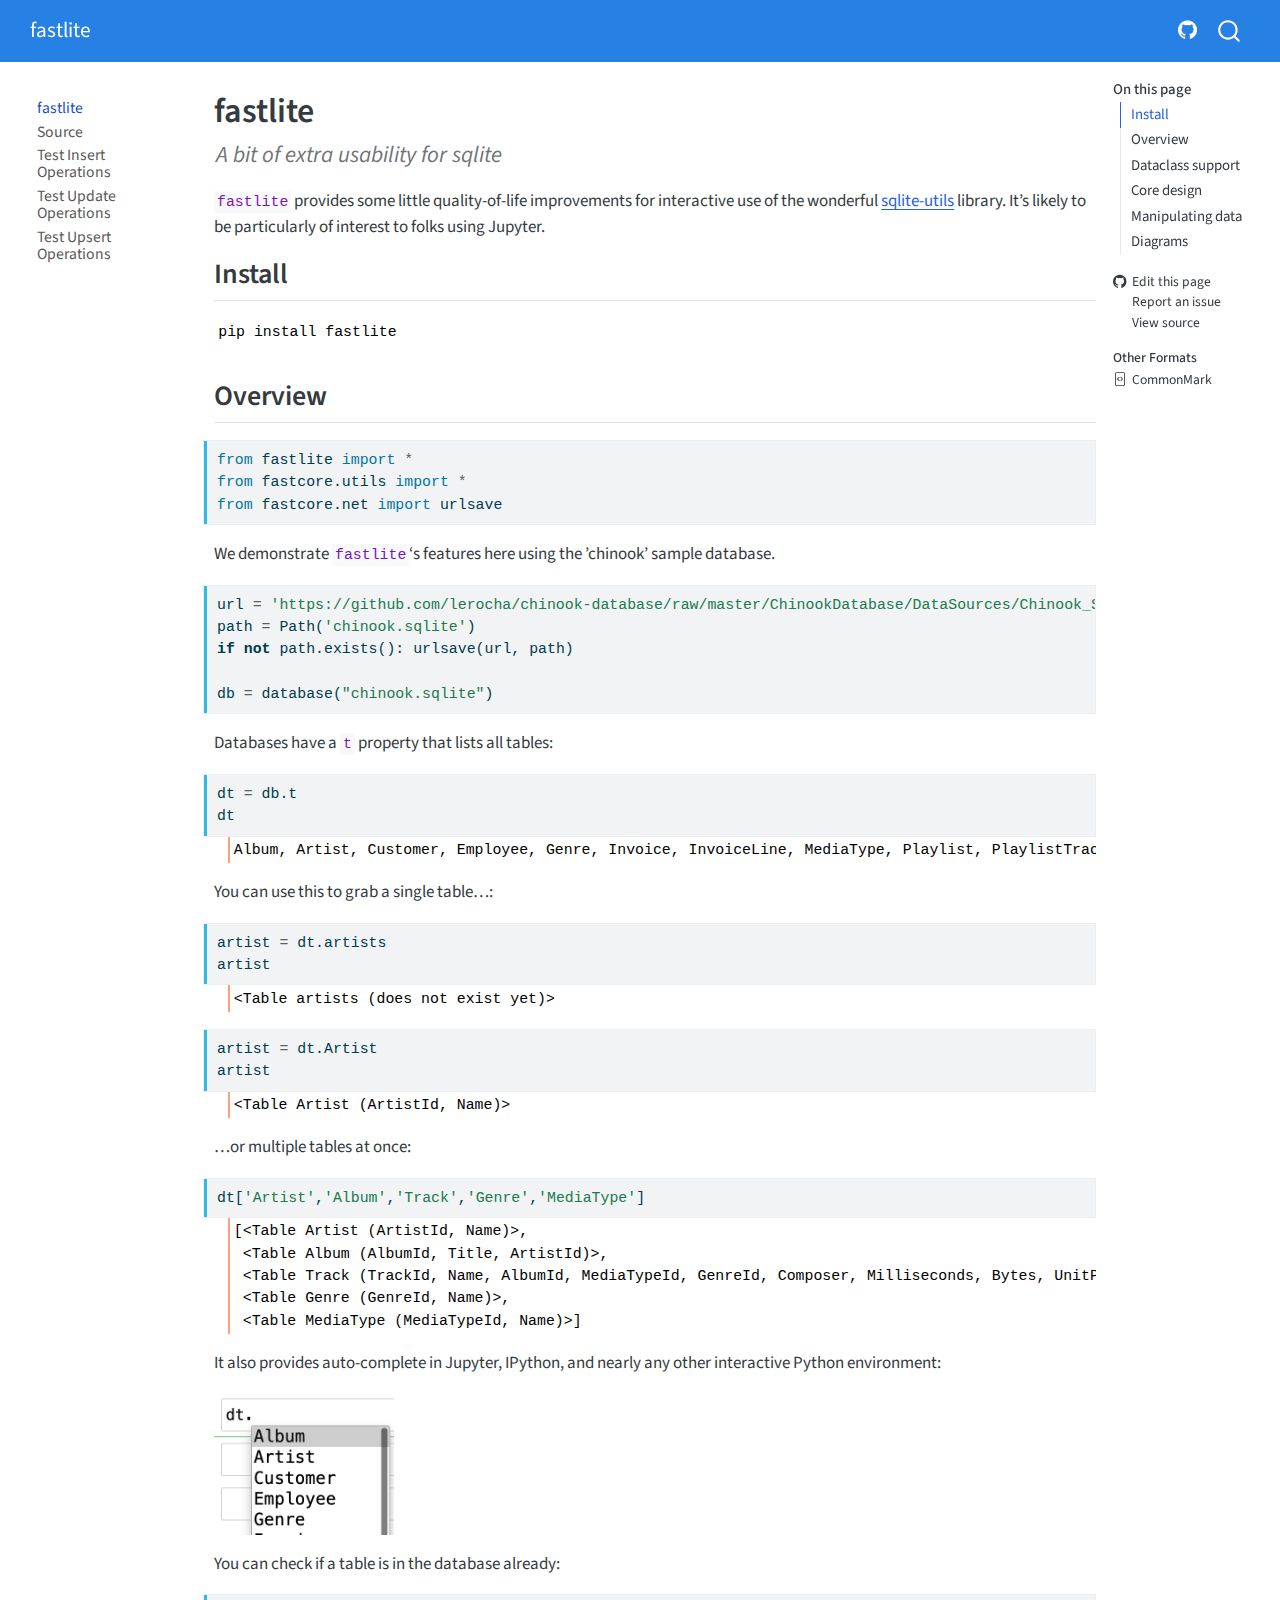
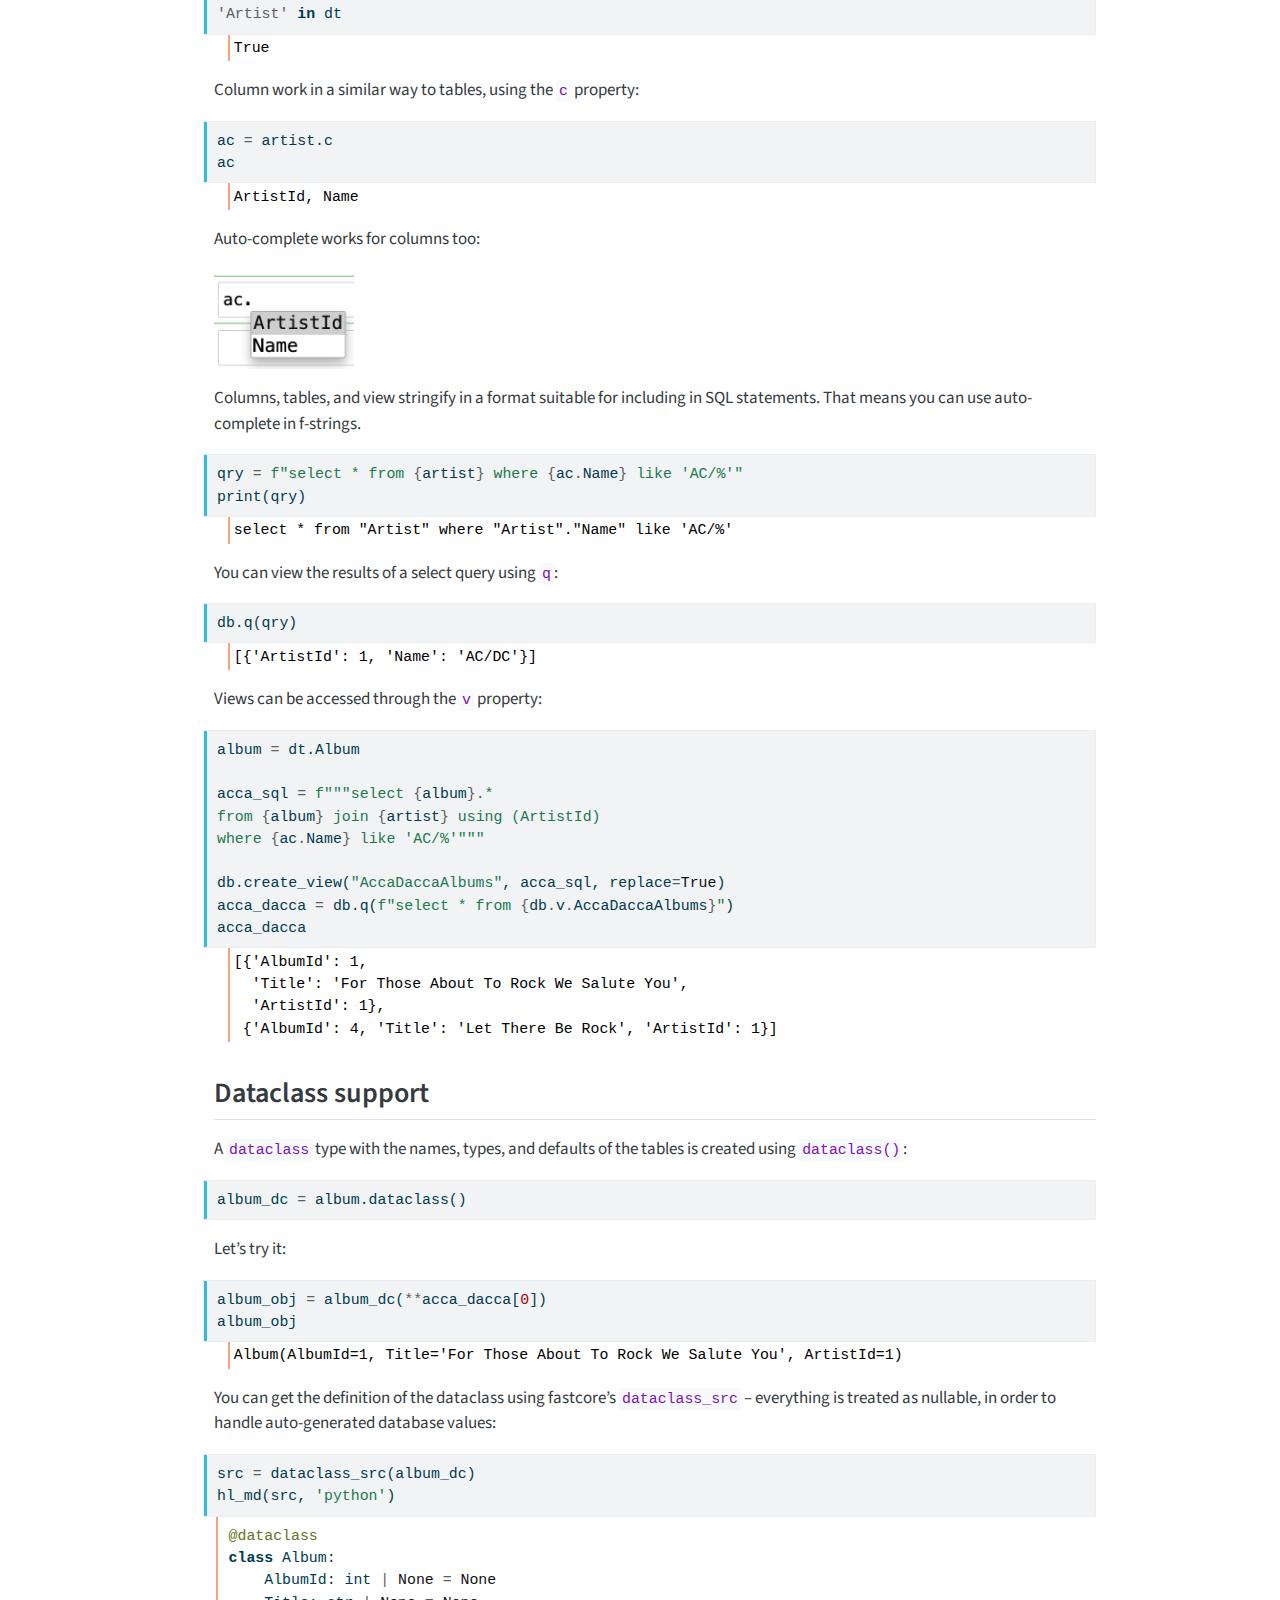
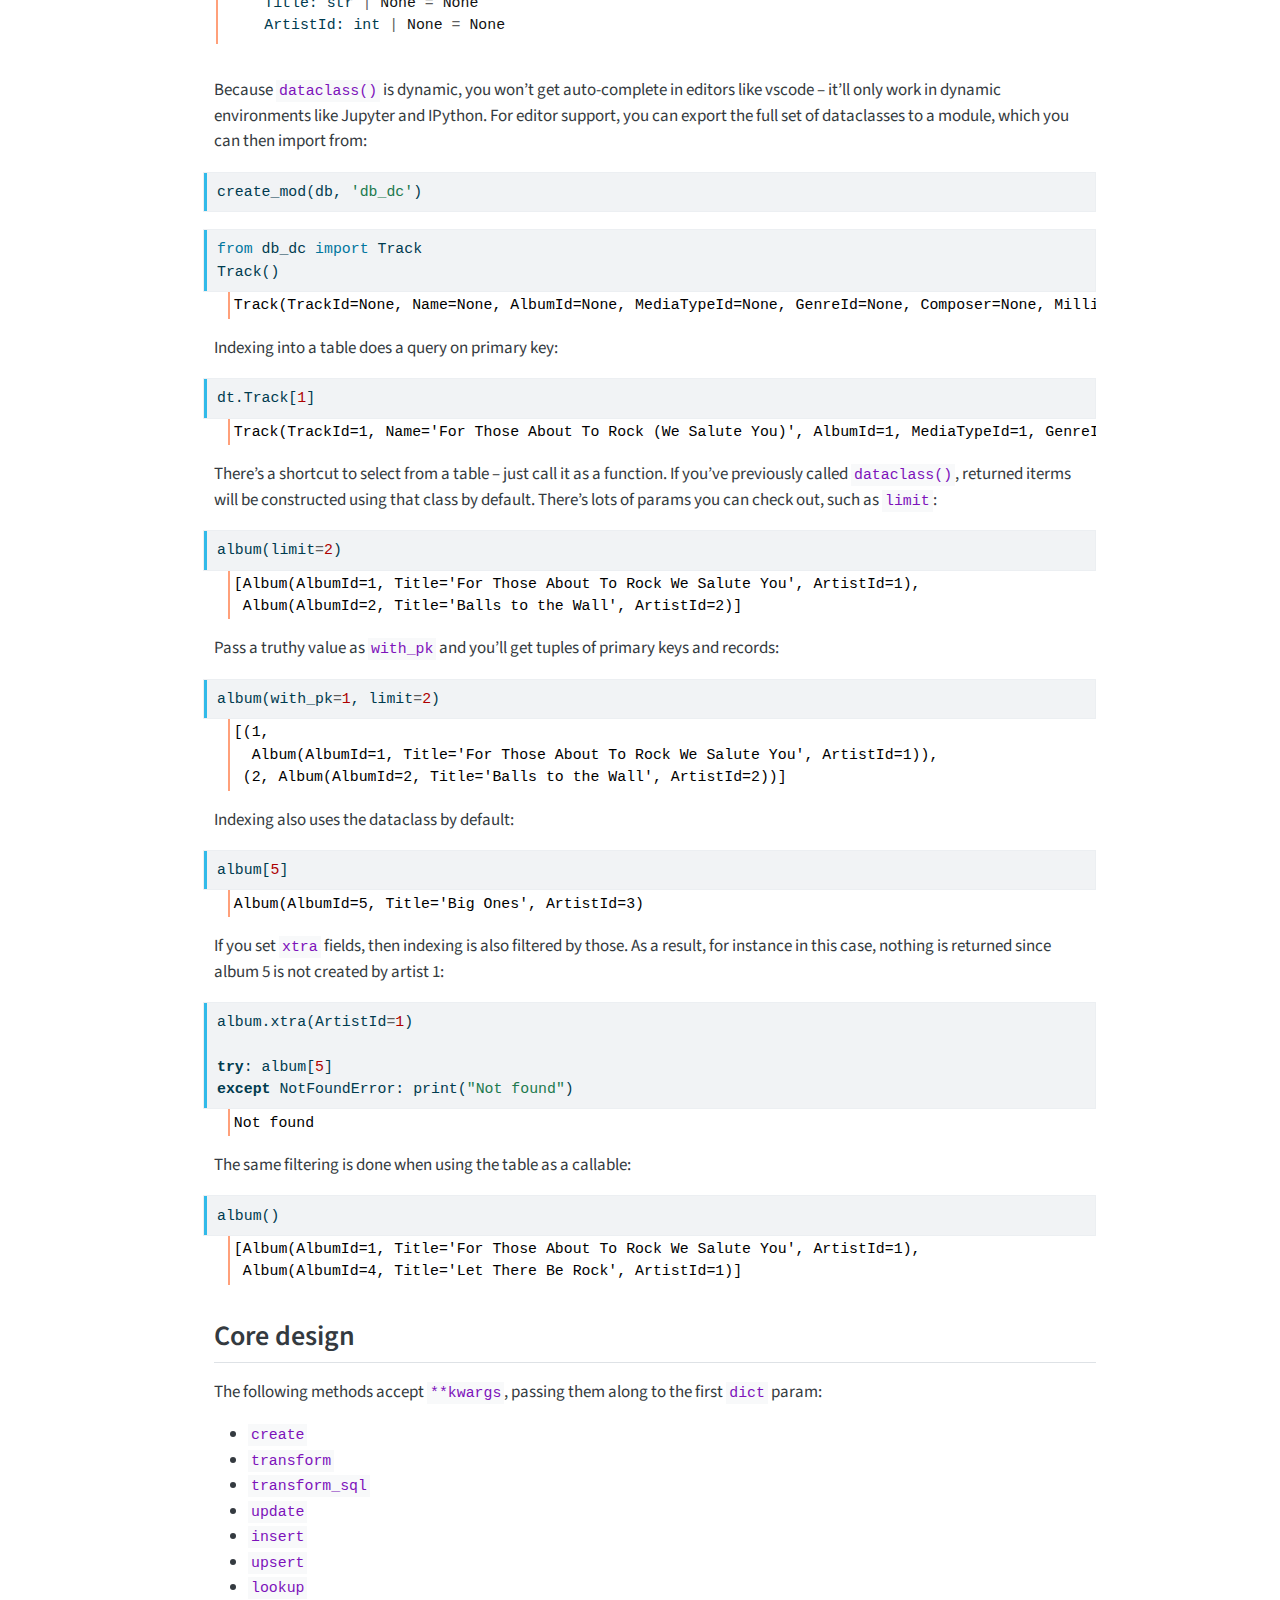
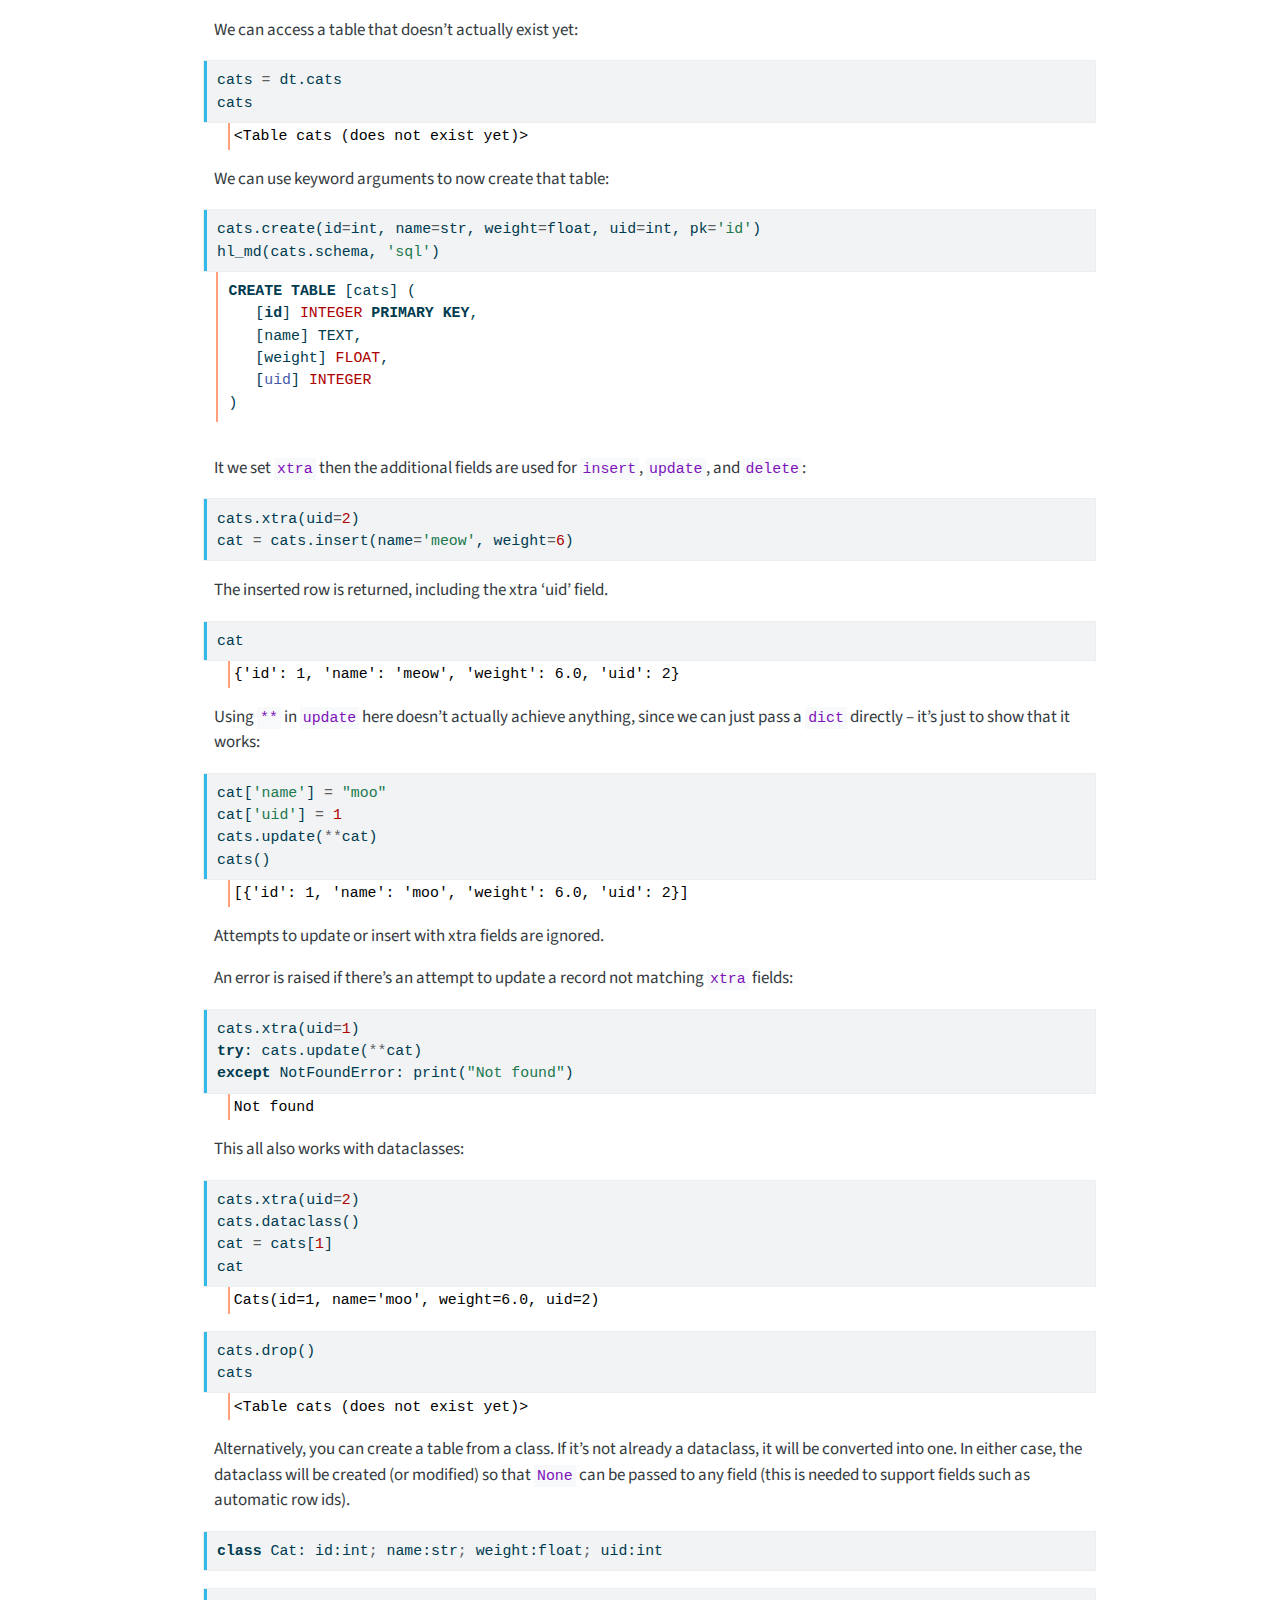
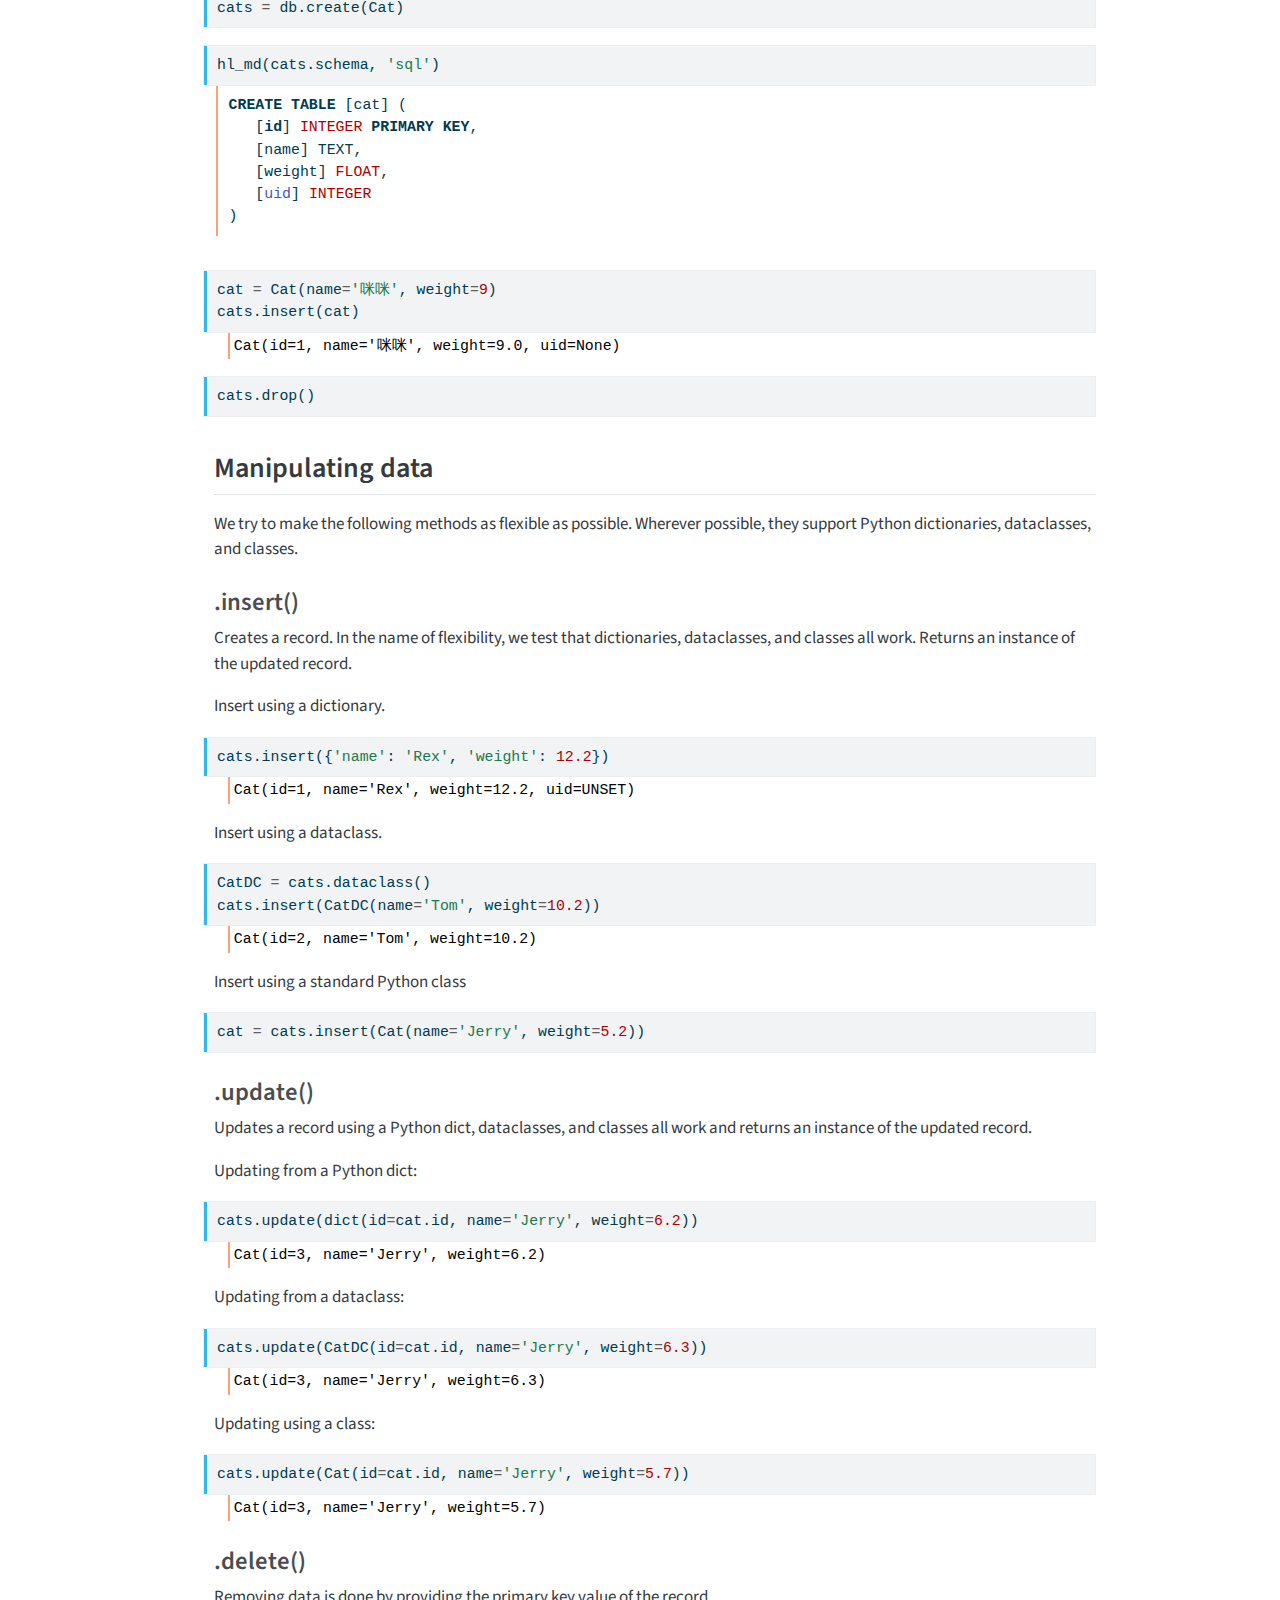
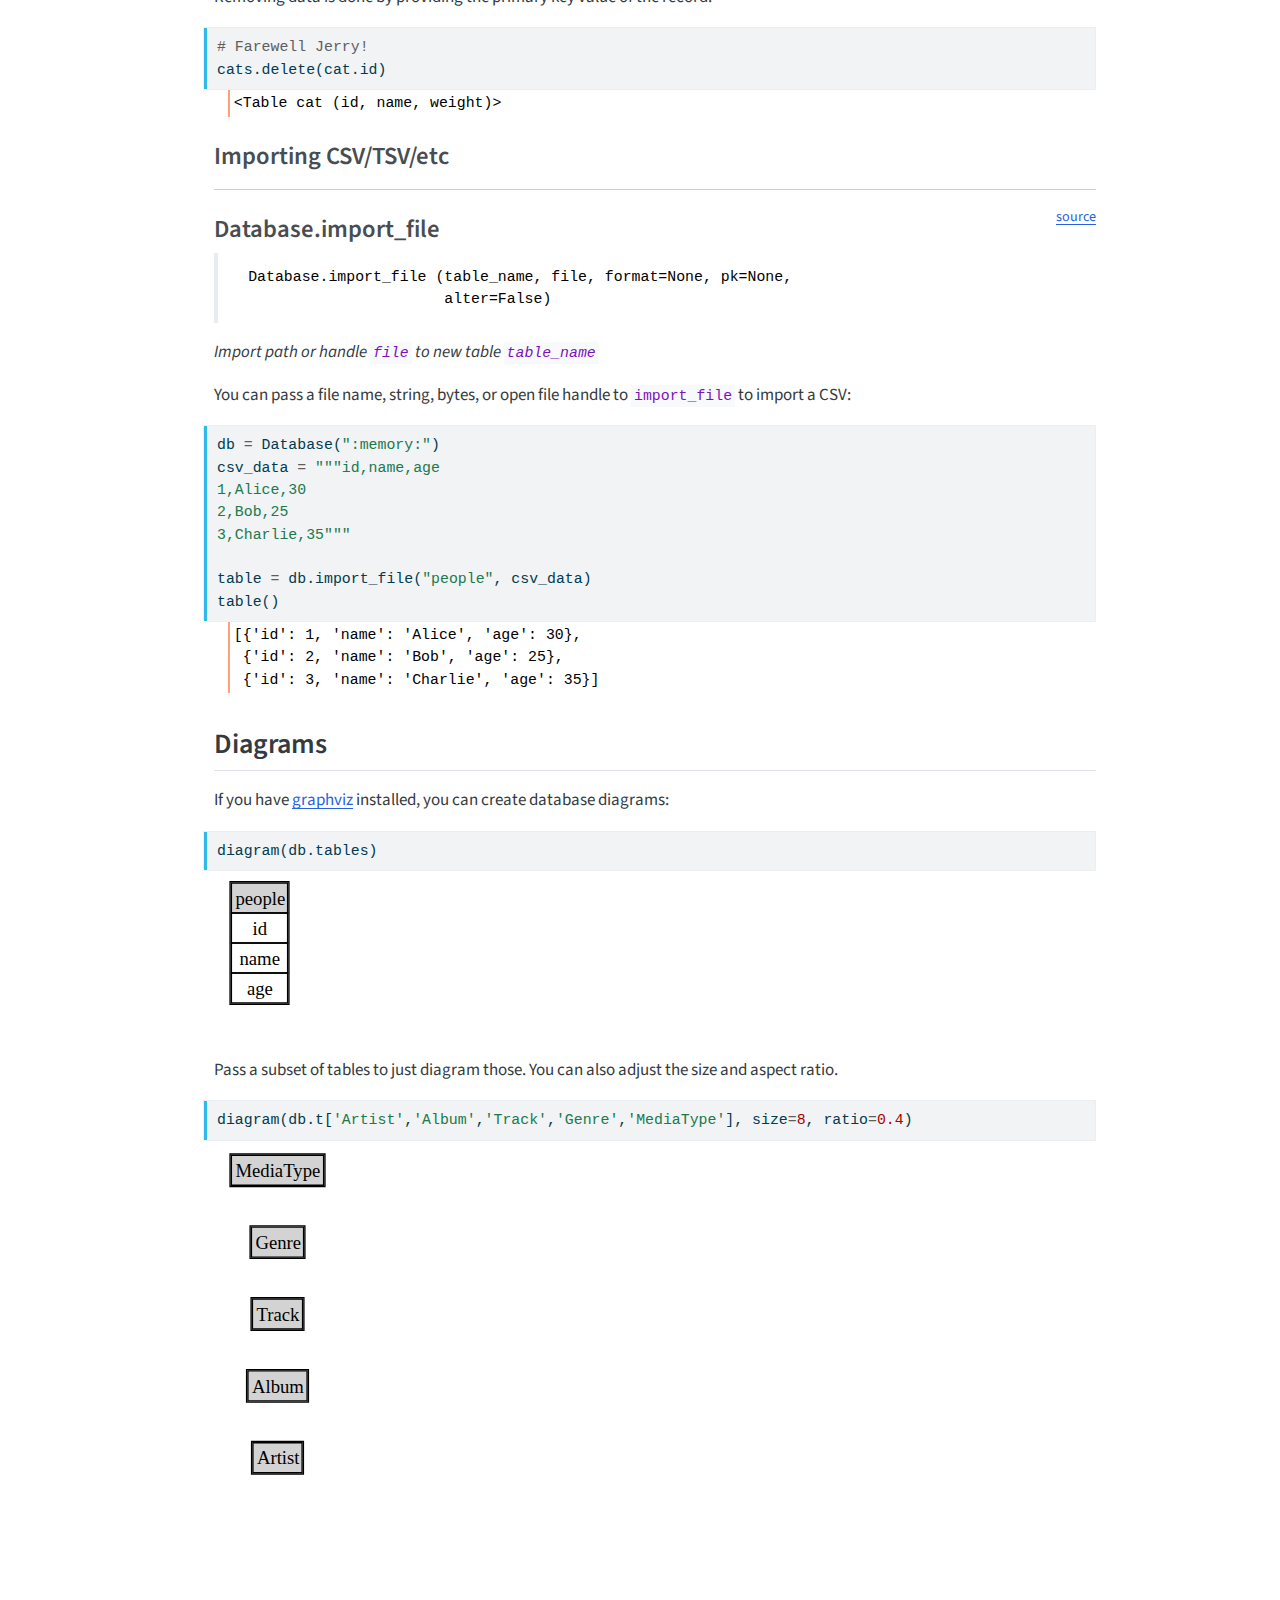
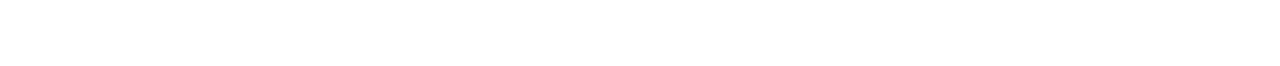
<file: index.html>
<!DOCTYPE html>
<html xmlns="http://www.w3.org/1999/xhtml" lang="en" xml:lang="en"><head>

<meta charset="utf-8">
<meta name="generator" content="quarto-1.6.42">

<meta name="viewport" content="width=device-width, initial-scale=1.0, user-scalable=yes">

<meta name="description" content="A bit of extra usability for sqlite">

<title>fastlite</title>
<style>
code{white-space: pre-wrap;}
span.smallcaps{font-variant: small-caps;}
div.columns{display: flex; gap: min(4vw, 1.5em);}
div.column{flex: auto; overflow-x: auto;}
div.hanging-indent{margin-left: 1.5em; text-indent: -1.5em;}
ul.task-list{list-style: none;}
ul.task-list li input[type="checkbox"] {
  width: 0.8em;
  margin: 0 0.8em 0.2em -1em; /* quarto-specific, see https://github.com/quarto-dev/quarto-cli/issues/4556 */ 
  vertical-align: middle;
}
/* CSS for syntax highlighting */
pre > code.sourceCode { white-space: pre; position: relative; }
pre > code.sourceCode > span { line-height: 1.25; }
pre > code.sourceCode > span:empty { height: 1.2em; }
.sourceCode { overflow: visible; }
code.sourceCode > span { color: inherit; text-decoration: inherit; }
div.sourceCode { margin: 1em 0; }
pre.sourceCode { margin: 0; }
@media screen {
div.sourceCode { overflow: auto; }
}
@media print {
pre > code.sourceCode { white-space: pre-wrap; }
pre > code.sourceCode > span { display: inline-block; text-indent: -5em; padding-left: 5em; }
}
pre.numberSource code
  { counter-reset: source-line 0; }
pre.numberSource code > span
  { position: relative; left: -4em; counter-increment: source-line; }
pre.numberSource code > span > a:first-child::before
  { content: counter(source-line);
    position: relative; left: -1em; text-align: right; vertical-align: baseline;
    border: none; display: inline-block;
    -webkit-touch-callout: none; -webkit-user-select: none;
    -khtml-user-select: none; -moz-user-select: none;
    -ms-user-select: none; user-select: none;
    padding: 0 4px; width: 4em;
  }
pre.numberSource { margin-left: 3em;  padding-left: 4px; }
div.sourceCode
  {   }
@media screen {
pre > code.sourceCode > span > a:first-child::before { text-decoration: underline; }
}
</style>


<script src="site_libs/quarto-nav/quarto-nav.js"></script>
<script src="site_libs/quarto-nav/headroom.min.js"></script>
<script src="site_libs/clipboard/clipboard.min.js"></script>
<script src="site_libs/quarto-search/autocomplete.umd.js"></script>
<script src="site_libs/quarto-search/fuse.min.js"></script>
<script src="site_libs/quarto-search/quarto-search.js"></script>
<meta name="quarto:offset" content="./">
<script src="site_libs/quarto-html/quarto.js"></script>
<script src="site_libs/quarto-html/popper.min.js"></script>
<script src="site_libs/quarto-html/tippy.umd.min.js"></script>
<script src="site_libs/quarto-html/anchor.min.js"></script>
<link href="site_libs/quarto-html/tippy.css" rel="stylesheet">
<link href="site_libs/quarto-html/quarto-syntax-highlighting-2f5df379a58b258e96c21c0638c20c03.css" rel="stylesheet" id="quarto-text-highlighting-styles">
<script src="site_libs/bootstrap/bootstrap.min.js"></script>
<link href="site_libs/bootstrap/bootstrap-icons.css" rel="stylesheet">
<link href="site_libs/bootstrap/bootstrap-e8debb7c1ec3fc3daa09d2b205e9e74e.min.css" rel="stylesheet" append-hash="true" id="quarto-bootstrap" data-mode="light">
<script id="quarto-search-options" type="application/json">{
  "location": "navbar",
  "copy-button": false,
  "collapse-after": 3,
  "panel-placement": "end",
  "type": "overlay",
  "limit": 50,
  "keyboard-shortcut": [
    "f",
    "/",
    "s"
  ],
  "show-item-context": false,
  "language": {
    "search-no-results-text": "No results",
    "search-matching-documents-text": "matching documents",
    "search-copy-link-title": "Copy link to search",
    "search-hide-matches-text": "Hide additional matches",
    "search-more-match-text": "more match in this document",
    "search-more-matches-text": "more matches in this document",
    "search-clear-button-title": "Clear",
    "search-text-placeholder": "",
    "search-detached-cancel-button-title": "Cancel",
    "search-submit-button-title": "Submit",
    "search-label": "Search"
  }
}</script>


<link rel="stylesheet" href="styles.css">
<meta property="og:title" content="fastlite">
<meta property="og:description" content="A bit of extra usability for sqlite">
<meta property="og:image" content="https://AnswerDotAI.github.io/fastlite/images/diagram.png">
<meta property="og:site_name" content="fastlite">
<meta property="og:image:height" content="372">
<meta property="og:image:width" content="800">
<meta name="twitter:title" content="fastlite">
<meta name="twitter:description" content="A bit of extra usability for sqlite">
<meta name="twitter:image" content="https://AnswerDotAI.github.io/fastlite/images/diagram.png">
<meta name="twitter:creator" content="@jeremyphoward">
<meta name="twitter:site" content="@jeremyphoward">
<meta name="twitter:card" content="summary">
<meta name="twitter:image-height" content="372">
<meta name="twitter:image-width" content="800">
</head>

<body class="nav-sidebar floating nav-fixed">

<div id="quarto-search-results"></div>
  <header id="quarto-header" class="headroom fixed-top">
    <nav class="navbar navbar-expand-lg " data-bs-theme="dark">
      <div class="navbar-container container-fluid">
      <div class="navbar-brand-container mx-auto">
    <a class="navbar-brand" href="./index.html">
    <span class="navbar-title">fastlite</span>
    </a>
  </div>
            <div id="quarto-search" class="" title="Search"></div>
          <button class="navbar-toggler" type="button" data-bs-toggle="collapse" data-bs-target="#navbarCollapse" aria-controls="navbarCollapse" role="menu" aria-expanded="false" aria-label="Toggle navigation" onclick="if (window.quartoToggleHeadroom) { window.quartoToggleHeadroom(); }">
  <span class="navbar-toggler-icon"></span>
</button>
          <div class="collapse navbar-collapse" id="navbarCollapse">
            <ul class="navbar-nav navbar-nav-scroll ms-auto">
  <li class="nav-item compact">
    <a class="nav-link" href="https://github.com/AnswerDotAI/fastlite"> <i class="bi bi-github" role="img" aria-label="GitHub">
</i> 
<span class="menu-text"></span></a>
  </li>  
</ul>
          </div> <!-- /navcollapse -->
            <div class="quarto-navbar-tools">
</div>
      </div> <!-- /container-fluid -->
    </nav>
  <nav class="quarto-secondary-nav">
    <div class="container-fluid d-flex">
      <button type="button" class="quarto-btn-toggle btn" data-bs-toggle="collapse" role="button" data-bs-target=".quarto-sidebar-collapse-item" aria-controls="quarto-sidebar" aria-expanded="false" aria-label="Toggle sidebar navigation" onclick="if (window.quartoToggleHeadroom) { window.quartoToggleHeadroom(); }">
        <i class="bi bi-layout-text-sidebar-reverse"></i>
      </button>
        <nav class="quarto-page-breadcrumbs" aria-label="breadcrumb"><ol class="breadcrumb"><li class="breadcrumb-item"><a href="./index.html">fastlite</a></li></ol></nav>
        <a class="flex-grow-1" role="navigation" data-bs-toggle="collapse" data-bs-target=".quarto-sidebar-collapse-item" aria-controls="quarto-sidebar" aria-expanded="false" aria-label="Toggle sidebar navigation" onclick="if (window.quartoToggleHeadroom) { window.quartoToggleHeadroom(); }">      
        </a>
    </div>
  </nav>
</header>
<!-- content -->
<div id="quarto-content" class="quarto-container page-columns page-rows-contents page-layout-article page-navbar">
<!-- sidebar -->
  <nav id="quarto-sidebar" class="sidebar collapse collapse-horizontal quarto-sidebar-collapse-item sidebar-navigation floating overflow-auto">
    <div class="sidebar-menu-container"> 
    <ul class="list-unstyled mt-1">
        <li class="sidebar-item">
  <div class="sidebar-item-container"> 
  <a href="./index.html" class="sidebar-item-text sidebar-link active">
 <span class="menu-text">fastlite</span></a>
  </div>
</li>
        <li class="sidebar-item">
  <div class="sidebar-item-container"> 
  <a href="./core.html" class="sidebar-item-text sidebar-link">
 <span class="menu-text">Source</span></a>
  </div>
</li>
        <li class="sidebar-item">
  <div class="sidebar-item-container"> 
  <a href="./test_insert.html" class="sidebar-item-text sidebar-link">
 <span class="menu-text">Test Insert Operations</span></a>
  </div>
</li>
        <li class="sidebar-item">
  <div class="sidebar-item-container"> 
  <a href="./test_update.html" class="sidebar-item-text sidebar-link">
 <span class="menu-text">Test Update Operations</span></a>
  </div>
</li>
        <li class="sidebar-item">
  <div class="sidebar-item-container"> 
  <a href="./test_upsert.html" class="sidebar-item-text sidebar-link">
 <span class="menu-text">Test Upsert Operations</span></a>
  </div>
</li>
    </ul>
    </div>
</nav>
<div id="quarto-sidebar-glass" class="quarto-sidebar-collapse-item" data-bs-toggle="collapse" data-bs-target=".quarto-sidebar-collapse-item"></div>
<!-- margin-sidebar -->
    <div id="quarto-margin-sidebar" class="sidebar margin-sidebar">
        <nav id="TOC" role="doc-toc" class="toc-active">
    <h2 id="toc-title">On this page</h2>
   
  <ul>
  <li><a href="#install" id="toc-install" class="nav-link active" data-scroll-target="#install">Install</a></li>
  <li><a href="#overview" id="toc-overview" class="nav-link" data-scroll-target="#overview">Overview</a></li>
  <li><a href="#dataclass-support" id="toc-dataclass-support" class="nav-link" data-scroll-target="#dataclass-support">Dataclass support</a></li>
  <li><a href="#core-design" id="toc-core-design" class="nav-link" data-scroll-target="#core-design">Core design</a></li>
  <li><a href="#manipulating-data" id="toc-manipulating-data" class="nav-link" data-scroll-target="#manipulating-data">Manipulating data</a>
  <ul class="collapse">
  <li><a href="#insert" id="toc-insert" class="nav-link" data-scroll-target="#insert">.insert()</a></li>
  <li><a href="#update" id="toc-update" class="nav-link" data-scroll-target="#update">.update()</a></li>
  <li><a href="#delete" id="toc-delete" class="nav-link" data-scroll-target="#delete">.delete()</a></li>
  <li><a href="#importing-csvtsvetc" id="toc-importing-csvtsvetc" class="nav-link" data-scroll-target="#importing-csvtsvetc">Importing CSV/TSV/etc</a></li>
  <li><a href="#database.import_file" id="toc-database.import_file" class="nav-link" data-scroll-target="#database.import_file">Database.import_file</a></li>
  </ul></li>
  <li><a href="#diagrams" id="toc-diagrams" class="nav-link" data-scroll-target="#diagrams">Diagrams</a></li>
  </ul>
<div class="toc-actions"><ul><li><a href="https://github.dev/AnswerDotAI/fastlite/blob/main/nbs/index.ipynb" class="toc-action"><i class="bi bi-github"></i>Edit this page</a></li><li><a href="https://github.com/AnswerDotAI/fastlite/issues/new" class="toc-action"><i class="bi empty"></i>Report an issue</a></li><li><a href="https://github.com/AnswerDotAI/fastlite/blob/main/nbs/index.ipynb" class="toc-action"><i class="bi empty"></i>View source</a></li></ul></div><div class="quarto-alternate-formats"><h2>Other Formats</h2><ul><li><a href="index.html.md"><i class="bi bi-file-code"></i>CommonMark</a></li></ul></div></nav>
    </div>
<!-- main -->
<main class="content" id="quarto-document-content">

<header id="title-block-header" class="quarto-title-block default">
<div class="quarto-title">
<h1 class="title">fastlite</h1>
</div>

<div>
  <div class="description">
    A bit of extra usability for sqlite
  </div>
</div>


<div class="quarto-title-meta">

    
  
    
  </div>
  


</header>


<!-- WARNING: THIS FILE WAS AUTOGENERATED! DO NOT EDIT! -->
<p><code>fastlite</code> provides some little quality-of-life improvements for interactive use of the wonderful <a href="https://sqlite-utils.datasette.io/">sqlite-utils</a> library. It’s likely to be particularly of interest to folks using Jupyter.</p>
<section id="install" class="level2">
<h2 class="anchored" data-anchor-id="install">Install</h2>
<pre><code>pip install fastlite</code></pre>
</section>
<section id="overview" class="level2">
<h2 class="anchored" data-anchor-id="overview">Overview</h2>
<div id="cell-6" class="cell">
<div class="sourceCode cell-code" id="cb2"><pre class="sourceCode python code-with-copy"><code class="sourceCode python"><span id="cb2-1"><a href="#cb2-1" aria-hidden="true" tabindex="-1"></a><span class="im">from</span> fastlite <span class="im">import</span> <span class="op">*</span></span>
<span id="cb2-2"><a href="#cb2-2" aria-hidden="true" tabindex="-1"></a><span class="im">from</span> fastcore.utils <span class="im">import</span> <span class="op">*</span></span>
<span id="cb2-3"><a href="#cb2-3" aria-hidden="true" tabindex="-1"></a><span class="im">from</span> fastcore.net <span class="im">import</span> urlsave</span></code><button title="Copy to Clipboard" class="code-copy-button"><i class="bi"></i></button></pre></div>
</div>
<p>We demonstrate <code>fastlite</code>‘s features here using the ’chinook’ sample database.</p>
<div id="cell-8" class="cell">
<div class="sourceCode cell-code" id="cb3"><pre class="sourceCode python code-with-copy"><code class="sourceCode python"><span id="cb3-1"><a href="#cb3-1" aria-hidden="true" tabindex="-1"></a>url <span class="op">=</span> <span class="st">'https://github.com/lerocha/chinook-database/raw/master/ChinookDatabase/DataSources/Chinook_Sqlite.sqlite'</span></span>
<span id="cb3-2"><a href="#cb3-2" aria-hidden="true" tabindex="-1"></a>path <span class="op">=</span> Path(<span class="st">'chinook.sqlite'</span>)</span>
<span id="cb3-3"><a href="#cb3-3" aria-hidden="true" tabindex="-1"></a><span class="cf">if</span> <span class="kw">not</span> path.exists(): urlsave(url, path)</span>
<span id="cb3-4"><a href="#cb3-4" aria-hidden="true" tabindex="-1"></a></span>
<span id="cb3-5"><a href="#cb3-5" aria-hidden="true" tabindex="-1"></a>db <span class="op">=</span> database(<span class="st">"chinook.sqlite"</span>)</span></code><button title="Copy to Clipboard" class="code-copy-button"><i class="bi"></i></button></pre></div>
</div>
<p>Databases have a <code>t</code> property that lists all tables:</p>
<div id="cell-10" class="cell">
<div class="sourceCode cell-code" id="cb4"><pre class="sourceCode python code-with-copy"><code class="sourceCode python"><span id="cb4-1"><a href="#cb4-1" aria-hidden="true" tabindex="-1"></a>dt <span class="op">=</span> db.t</span>
<span id="cb4-2"><a href="#cb4-2" aria-hidden="true" tabindex="-1"></a>dt</span></code><button title="Copy to Clipboard" class="code-copy-button"><i class="bi"></i></button></pre></div>
<div class="cell-output cell-output-display">
<pre><code>Album, Artist, Customer, Employee, Genre, Invoice, InvoiceLine, MediaType, Playlist, PlaylistTrack, Track, sqlite_stat1, sqlite_stat4</code></pre>
</div>
</div>
<p>You can use this to grab a single table…:</p>
<div id="cell-12" class="cell">
<div class="sourceCode cell-code" id="cb6"><pre class="sourceCode python code-with-copy"><code class="sourceCode python"><span id="cb6-1"><a href="#cb6-1" aria-hidden="true" tabindex="-1"></a>artist <span class="op">=</span> dt.artists</span>
<span id="cb6-2"><a href="#cb6-2" aria-hidden="true" tabindex="-1"></a>artist</span></code><button title="Copy to Clipboard" class="code-copy-button"><i class="bi"></i></button></pre></div>
<div class="cell-output cell-output-display">
<pre><code>&lt;Table artists (does not exist yet)&gt;</code></pre>
</div>
</div>
<div id="cell-13" class="cell">
<div class="sourceCode cell-code" id="cb8"><pre class="sourceCode python code-with-copy"><code class="sourceCode python"><span id="cb8-1"><a href="#cb8-1" aria-hidden="true" tabindex="-1"></a>artist <span class="op">=</span> dt.Artist</span>
<span id="cb8-2"><a href="#cb8-2" aria-hidden="true" tabindex="-1"></a>artist</span></code><button title="Copy to Clipboard" class="code-copy-button"><i class="bi"></i></button></pre></div>
<div class="cell-output cell-output-display">
<pre><code>&lt;Table Artist (ArtistId, Name)&gt;</code></pre>
</div>
</div>
<p>…or multiple tables at once:</p>
<div id="cell-15" class="cell">
<div class="sourceCode cell-code" id="cb10"><pre class="sourceCode python code-with-copy"><code class="sourceCode python"><span id="cb10-1"><a href="#cb10-1" aria-hidden="true" tabindex="-1"></a>dt[<span class="st">'Artist'</span>,<span class="st">'Album'</span>,<span class="st">'Track'</span>,<span class="st">'Genre'</span>,<span class="st">'MediaType'</span>]</span></code><button title="Copy to Clipboard" class="code-copy-button"><i class="bi"></i></button></pre></div>
<div class="cell-output cell-output-display">
<pre><code>[&lt;Table Artist (ArtistId, Name)&gt;,
 &lt;Table Album (AlbumId, Title, ArtistId)&gt;,
 &lt;Table Track (TrackId, Name, AlbumId, MediaTypeId, GenreId, Composer, Milliseconds, Bytes, UnitPrice)&gt;,
 &lt;Table Genre (GenreId, Name)&gt;,
 &lt;Table MediaType (MediaTypeId, Name)&gt;]</code></pre>
</div>
</div>
<p>It also provides auto-complete in Jupyter, IPython, and nearly any other interactive Python environment:</p>
<p><img src="index_files/figure-html/cell-16-1-image.png" class="img-fluid" width="180"></p>
<p>You can check if a table is in the database already:</p>
<div id="cell-18" class="cell">
<div class="sourceCode cell-code" id="cb12"><pre class="sourceCode python code-with-copy"><code class="sourceCode python"><span id="cb12-1"><a href="#cb12-1" aria-hidden="true" tabindex="-1"></a><span class="co">'Artist'</span> <span class="kw">in</span> dt</span></code><button title="Copy to Clipboard" class="code-copy-button"><i class="bi"></i></button></pre></div>
<div class="cell-output cell-output-display">
<pre><code>True</code></pre>
</div>
</div>
<p>Column work in a similar way to tables, using the <code>c</code> property:</p>
<div id="cell-20" class="cell">
<div class="sourceCode cell-code" id="cb14"><pre class="sourceCode python code-with-copy"><code class="sourceCode python"><span id="cb14-1"><a href="#cb14-1" aria-hidden="true" tabindex="-1"></a>ac <span class="op">=</span> artist.c</span>
<span id="cb14-2"><a href="#cb14-2" aria-hidden="true" tabindex="-1"></a>ac</span></code><button title="Copy to Clipboard" class="code-copy-button"><i class="bi"></i></button></pre></div>
<div class="cell-output cell-output-display">
<pre><code>ArtistId, Name</code></pre>
</div>
</div>
<p>Auto-complete works for columns too:</p>
<p><img src="index_files/figure-html/cell-21-1-image.png" class="img-fluid" width="140"></p>
<p>Columns, tables, and view stringify in a format suitable for including in SQL statements. That means you can use auto-complete in f-strings.</p>
<div id="cell-23" class="cell">
<div class="sourceCode cell-code" id="cb16"><pre class="sourceCode python code-with-copy"><code class="sourceCode python"><span id="cb16-1"><a href="#cb16-1" aria-hidden="true" tabindex="-1"></a>qry <span class="op">=</span> <span class="ss">f"select * from </span><span class="sc">{</span>artist<span class="sc">}</span><span class="ss"> where </span><span class="sc">{</span>ac<span class="sc">.</span>Name<span class="sc">}</span><span class="ss"> like 'AC/%'"</span></span>
<span id="cb16-2"><a href="#cb16-2" aria-hidden="true" tabindex="-1"></a><span class="bu">print</span>(qry)</span></code><button title="Copy to Clipboard" class="code-copy-button"><i class="bi"></i></button></pre></div>
<div class="cell-output cell-output-stdout">
<pre><code>select * from "Artist" where "Artist"."Name" like 'AC/%'</code></pre>
</div>
</div>
<p>You can view the results of a select query using <code>q</code>:</p>
<div id="cell-25" class="cell">
<div class="sourceCode cell-code" id="cb18"><pre class="sourceCode python code-with-copy"><code class="sourceCode python"><span id="cb18-1"><a href="#cb18-1" aria-hidden="true" tabindex="-1"></a>db.q(qry)</span></code><button title="Copy to Clipboard" class="code-copy-button"><i class="bi"></i></button></pre></div>
<div class="cell-output cell-output-display">
<pre><code>[{'ArtistId': 1, 'Name': 'AC/DC'}]</code></pre>
</div>
</div>
<p>Views can be accessed through the <code>v</code> property:</p>
<div id="cell-27" class="cell">
<div class="sourceCode cell-code" id="cb20"><pre class="sourceCode python code-with-copy"><code class="sourceCode python"><span id="cb20-1"><a href="#cb20-1" aria-hidden="true" tabindex="-1"></a>album <span class="op">=</span> dt.Album</span>
<span id="cb20-2"><a href="#cb20-2" aria-hidden="true" tabindex="-1"></a></span>
<span id="cb20-3"><a href="#cb20-3" aria-hidden="true" tabindex="-1"></a>acca_sql <span class="op">=</span> <span class="ss">f"""select </span><span class="sc">{</span>album<span class="sc">}</span><span class="ss">.*</span></span>
<span id="cb20-4"><a href="#cb20-4" aria-hidden="true" tabindex="-1"></a><span class="ss">from </span><span class="sc">{</span>album<span class="sc">}</span><span class="ss"> join </span><span class="sc">{</span>artist<span class="sc">}</span><span class="ss"> using (ArtistId)</span></span>
<span id="cb20-5"><a href="#cb20-5" aria-hidden="true" tabindex="-1"></a><span class="ss">where </span><span class="sc">{</span>ac<span class="sc">.</span>Name<span class="sc">}</span><span class="ss"> like 'AC/%'"""</span></span>
<span id="cb20-6"><a href="#cb20-6" aria-hidden="true" tabindex="-1"></a></span>
<span id="cb20-7"><a href="#cb20-7" aria-hidden="true" tabindex="-1"></a>db.create_view(<span class="st">"AccaDaccaAlbums"</span>, acca_sql, replace<span class="op">=</span><span class="va">True</span>)</span>
<span id="cb20-8"><a href="#cb20-8" aria-hidden="true" tabindex="-1"></a>acca_dacca <span class="op">=</span> db.q(<span class="ss">f"select * from </span><span class="sc">{</span>db<span class="sc">.</span>v<span class="sc">.</span>AccaDaccaAlbums<span class="sc">}</span><span class="ss">"</span>)</span>
<span id="cb20-9"><a href="#cb20-9" aria-hidden="true" tabindex="-1"></a>acca_dacca</span></code><button title="Copy to Clipboard" class="code-copy-button"><i class="bi"></i></button></pre></div>
<div class="cell-output cell-output-display">
<pre><code>[{'AlbumId': 1,
  'Title': 'For Those About To Rock We Salute You',
  'ArtistId': 1},
 {'AlbumId': 4, 'Title': 'Let There Be Rock', 'ArtistId': 1}]</code></pre>
</div>
</div>
</section>
<section id="dataclass-support" class="level2">
<h2 class="anchored" data-anchor-id="dataclass-support">Dataclass support</h2>
<p>A <code>dataclass</code> type with the names, types, and defaults of the tables is created using <code>dataclass()</code>:</p>
<div id="cell-30" class="cell">
<div class="sourceCode cell-code" id="cb22"><pre class="sourceCode python code-with-copy"><code class="sourceCode python"><span id="cb22-1"><a href="#cb22-1" aria-hidden="true" tabindex="-1"></a>album_dc <span class="op">=</span> album.dataclass()</span></code><button title="Copy to Clipboard" class="code-copy-button"><i class="bi"></i></button></pre></div>
</div>
<p>Let’s try it:</p>
<div id="cell-32" class="cell">
<div class="sourceCode cell-code" id="cb23"><pre class="sourceCode python code-with-copy"><code class="sourceCode python"><span id="cb23-1"><a href="#cb23-1" aria-hidden="true" tabindex="-1"></a>album_obj <span class="op">=</span> album_dc(<span class="op">**</span>acca_dacca[<span class="dv">0</span>])</span>
<span id="cb23-2"><a href="#cb23-2" aria-hidden="true" tabindex="-1"></a>album_obj</span></code><button title="Copy to Clipboard" class="code-copy-button"><i class="bi"></i></button></pre></div>
<div class="cell-output cell-output-display">
<pre><code>Album(AlbumId=1, Title='For Those About To Rock We Salute You', ArtistId=1)</code></pre>
</div>
</div>
<p>You can get the definition of the dataclass using fastcore’s <code>dataclass_src</code> – everything is treated as nullable, in order to handle auto-generated database values:</p>
<div id="cell-34" class="cell">
<div class="sourceCode cell-code" id="cb25"><pre class="sourceCode python code-with-copy"><code class="sourceCode python"><span id="cb25-1"><a href="#cb25-1" aria-hidden="true" tabindex="-1"></a>src <span class="op">=</span> dataclass_src(album_dc)</span>
<span id="cb25-2"><a href="#cb25-2" aria-hidden="true" tabindex="-1"></a>hl_md(src, <span class="st">'python'</span>)</span></code><button title="Copy to Clipboard" class="code-copy-button"><i class="bi"></i></button></pre></div>
<div class="cell-output cell-output-display cell-output-markdown">
<div class="sourceCode" id="cb26"><pre class="sourceCode python code-with-copy"><code class="sourceCode python"><span id="cb26-1"><a href="#cb26-1" aria-hidden="true" tabindex="-1"></a><span class="at">@dataclass</span></span>
<span id="cb26-2"><a href="#cb26-2" aria-hidden="true" tabindex="-1"></a><span class="kw">class</span> Album:</span>
<span id="cb26-3"><a href="#cb26-3" aria-hidden="true" tabindex="-1"></a>    AlbumId: <span class="bu">int</span> <span class="op">|</span> <span class="va">None</span> <span class="op">=</span> <span class="va">None</span></span>
<span id="cb26-4"><a href="#cb26-4" aria-hidden="true" tabindex="-1"></a>    Title: <span class="bu">str</span> <span class="op">|</span> <span class="va">None</span> <span class="op">=</span> <span class="va">None</span></span>
<span id="cb26-5"><a href="#cb26-5" aria-hidden="true" tabindex="-1"></a>    ArtistId: <span class="bu">int</span> <span class="op">|</span> <span class="va">None</span> <span class="op">=</span> <span class="va">None</span></span></code><button title="Copy to Clipboard" class="code-copy-button"><i class="bi"></i></button></pre></div>
</div>
</div>
<p>Because <code>dataclass()</code> is dynamic, you won’t get auto-complete in editors like vscode – it’ll only work in dynamic environments like Jupyter and IPython. For editor support, you can export the full set of dataclasses to a module, which you can then import from:</p>
<div id="cell-36" class="cell">
<div class="sourceCode cell-code" id="cb27"><pre class="sourceCode python code-with-copy"><code class="sourceCode python"><span id="cb27-1"><a href="#cb27-1" aria-hidden="true" tabindex="-1"></a>create_mod(db, <span class="st">'db_dc'</span>)</span></code><button title="Copy to Clipboard" class="code-copy-button"><i class="bi"></i></button></pre></div>
</div>
<div id="cell-37" class="cell">
<div class="sourceCode cell-code" id="cb28"><pre class="sourceCode python code-with-copy"><code class="sourceCode python"><span id="cb28-1"><a href="#cb28-1" aria-hidden="true" tabindex="-1"></a><span class="im">from</span> db_dc <span class="im">import</span> Track</span>
<span id="cb28-2"><a href="#cb28-2" aria-hidden="true" tabindex="-1"></a>Track()</span></code><button title="Copy to Clipboard" class="code-copy-button"><i class="bi"></i></button></pre></div>
<div class="cell-output cell-output-display">
<pre><code>Track(TrackId=None, Name=None, AlbumId=None, MediaTypeId=None, GenreId=None, Composer=None, Milliseconds=None, Bytes=None, UnitPrice=None)</code></pre>
</div>
</div>
<p>Indexing into a table does a query on primary key:</p>
<div id="cell-39" class="cell">
<div class="sourceCode cell-code" id="cb30"><pre class="sourceCode python code-with-copy"><code class="sourceCode python"><span id="cb30-1"><a href="#cb30-1" aria-hidden="true" tabindex="-1"></a>dt.Track[<span class="dv">1</span>]</span></code><button title="Copy to Clipboard" class="code-copy-button"><i class="bi"></i></button></pre></div>
<div class="cell-output cell-output-display">
<pre><code>Track(TrackId=1, Name='For Those About To Rock (We Salute You)', AlbumId=1, MediaTypeId=1, GenreId=1, Composer='Angus Young, Malcolm Young, Brian Johnson', Milliseconds=343719, Bytes=11170334, UnitPrice=0.99)</code></pre>
</div>
</div>
<p>There’s a shortcut to select from a table – just call it as a function. If you’ve previously called <code>dataclass()</code>, returned iterms will be constructed using that class by default. There’s lots of params you can check out, such as <code>limit</code>:</p>
<div id="cell-41" class="cell">
<div class="sourceCode cell-code" id="cb32"><pre class="sourceCode python code-with-copy"><code class="sourceCode python"><span id="cb32-1"><a href="#cb32-1" aria-hidden="true" tabindex="-1"></a>album(limit<span class="op">=</span><span class="dv">2</span>)</span></code><button title="Copy to Clipboard" class="code-copy-button"><i class="bi"></i></button></pre></div>
<div class="cell-output cell-output-display">
<pre><code>[Album(AlbumId=1, Title='For Those About To Rock We Salute You', ArtistId=1),
 Album(AlbumId=2, Title='Balls to the Wall', ArtistId=2)]</code></pre>
</div>
</div>
<p>Pass a truthy value as <code>with_pk</code> and you’ll get tuples of primary keys and records:</p>
<div id="cell-43" class="cell">
<div class="sourceCode cell-code" id="cb34"><pre class="sourceCode python code-with-copy"><code class="sourceCode python"><span id="cb34-1"><a href="#cb34-1" aria-hidden="true" tabindex="-1"></a>album(with_pk<span class="op">=</span><span class="dv">1</span>, limit<span class="op">=</span><span class="dv">2</span>)</span></code><button title="Copy to Clipboard" class="code-copy-button"><i class="bi"></i></button></pre></div>
<div class="cell-output cell-output-display">
<pre><code>[(1,
  Album(AlbumId=1, Title='For Those About To Rock We Salute You', ArtistId=1)),
 (2, Album(AlbumId=2, Title='Balls to the Wall', ArtistId=2))]</code></pre>
</div>
</div>
<p>Indexing also uses the dataclass by default:</p>
<div id="cell-45" class="cell">
<div class="sourceCode cell-code" id="cb36"><pre class="sourceCode python code-with-copy"><code class="sourceCode python"><span id="cb36-1"><a href="#cb36-1" aria-hidden="true" tabindex="-1"></a>album[<span class="dv">5</span>]</span></code><button title="Copy to Clipboard" class="code-copy-button"><i class="bi"></i></button></pre></div>
<div class="cell-output cell-output-display">
<pre><code>Album(AlbumId=5, Title='Big Ones', ArtistId=3)</code></pre>
</div>
</div>
<p>If you set <code>xtra</code> fields, then indexing is also filtered by those. As a result, for instance in this case, nothing is returned since album 5 is not created by artist 1:</p>
<div id="cell-47" class="cell">
<div class="sourceCode cell-code" id="cb38"><pre class="sourceCode python code-with-copy"><code class="sourceCode python"><span id="cb38-1"><a href="#cb38-1" aria-hidden="true" tabindex="-1"></a>album.xtra(ArtistId<span class="op">=</span><span class="dv">1</span>)</span>
<span id="cb38-2"><a href="#cb38-2" aria-hidden="true" tabindex="-1"></a></span>
<span id="cb38-3"><a href="#cb38-3" aria-hidden="true" tabindex="-1"></a><span class="cf">try</span>: album[<span class="dv">5</span>]</span>
<span id="cb38-4"><a href="#cb38-4" aria-hidden="true" tabindex="-1"></a><span class="cf">except</span> NotFoundError: <span class="bu">print</span>(<span class="st">"Not found"</span>)</span></code><button title="Copy to Clipboard" class="code-copy-button"><i class="bi"></i></button></pre></div>
<div class="cell-output cell-output-stdout">
<pre><code>Not found</code></pre>
</div>
</div>
<p>The same filtering is done when using the table as a callable:</p>
<div id="cell-49" class="cell">
<div class="sourceCode cell-code" id="cb40"><pre class="sourceCode python code-with-copy"><code class="sourceCode python"><span id="cb40-1"><a href="#cb40-1" aria-hidden="true" tabindex="-1"></a>album()</span></code><button title="Copy to Clipboard" class="code-copy-button"><i class="bi"></i></button></pre></div>
<div class="cell-output cell-output-display">
<pre><code>[Album(AlbumId=1, Title='For Those About To Rock We Salute You', ArtistId=1),
 Album(AlbumId=4, Title='Let There Be Rock', ArtistId=1)]</code></pre>
</div>
</div>
</section>
<section id="core-design" class="level2">
<h2 class="anchored" data-anchor-id="core-design">Core design</h2>
<p>The following methods accept <code>**kwargs</code>, passing them along to the first <code>dict</code> param:</p>
<ul>
<li><code>create</code></li>
<li><code>transform</code></li>
<li><code>transform_sql</code></li>
<li><code>update</code></li>
<li><code>insert</code></li>
<li><code>upsert</code></li>
<li><code>lookup</code></li>
</ul>
<p>We can access a table that doesn’t actually exist yet:</p>
<div id="cell-53" class="cell">
<div class="sourceCode cell-code" id="cb42"><pre class="sourceCode python code-with-copy"><code class="sourceCode python"><span id="cb42-1"><a href="#cb42-1" aria-hidden="true" tabindex="-1"></a>cats <span class="op">=</span> dt.cats</span>
<span id="cb42-2"><a href="#cb42-2" aria-hidden="true" tabindex="-1"></a>cats</span></code><button title="Copy to Clipboard" class="code-copy-button"><i class="bi"></i></button></pre></div>
<div class="cell-output cell-output-display">
<pre><code>&lt;Table cats (does not exist yet)&gt;</code></pre>
</div>
</div>
<p>We can use keyword arguments to now create that table:</p>
<div id="cell-55" class="cell">
<div class="sourceCode cell-code" id="cb44"><pre class="sourceCode python code-with-copy"><code class="sourceCode python"><span id="cb44-1"><a href="#cb44-1" aria-hidden="true" tabindex="-1"></a>cats.create(<span class="bu">id</span><span class="op">=</span><span class="bu">int</span>, name<span class="op">=</span><span class="bu">str</span>, weight<span class="op">=</span><span class="bu">float</span>, uid<span class="op">=</span><span class="bu">int</span>, pk<span class="op">=</span><span class="st">'id'</span>)</span>
<span id="cb44-2"><a href="#cb44-2" aria-hidden="true" tabindex="-1"></a>hl_md(cats.schema, <span class="st">'sql'</span>)</span></code><button title="Copy to Clipboard" class="code-copy-button"><i class="bi"></i></button></pre></div>
<div class="cell-output cell-output-display cell-output-markdown">
<div class="sourceCode" id="cb45"><pre class="sourceCode sql code-with-copy"><code class="sourceCode sql"><span id="cb45-1"><a href="#cb45-1" aria-hidden="true" tabindex="-1"></a><span class="kw">CREATE</span> <span class="kw">TABLE</span> [cats] (</span>
<span id="cb45-2"><a href="#cb45-2" aria-hidden="true" tabindex="-1"></a>   [<span class="kw">id</span>] <span class="dt">INTEGER</span> <span class="kw">PRIMARY</span> <span class="kw">KEY</span>,</span>
<span id="cb45-3"><a href="#cb45-3" aria-hidden="true" tabindex="-1"></a>   [name] TEXT,</span>
<span id="cb45-4"><a href="#cb45-4" aria-hidden="true" tabindex="-1"></a>   [weight] <span class="dt">FLOAT</span>,</span>
<span id="cb45-5"><a href="#cb45-5" aria-hidden="true" tabindex="-1"></a>   [<span class="fu">uid</span>] <span class="dt">INTEGER</span></span>
<span id="cb45-6"><a href="#cb45-6" aria-hidden="true" tabindex="-1"></a>)</span></code><button title="Copy to Clipboard" class="code-copy-button"><i class="bi"></i></button></pre></div>
</div>
</div>
<p>It we set <code>xtra</code> then the additional fields are used for <code>insert</code>, <code>update</code>, and <code>delete</code>:</p>
<div id="cell-57" class="cell">
<div class="sourceCode cell-code" id="cb46"><pre class="sourceCode python code-with-copy"><code class="sourceCode python"><span id="cb46-1"><a href="#cb46-1" aria-hidden="true" tabindex="-1"></a>cats.xtra(uid<span class="op">=</span><span class="dv">2</span>)</span>
<span id="cb46-2"><a href="#cb46-2" aria-hidden="true" tabindex="-1"></a>cat <span class="op">=</span> cats.insert(name<span class="op">=</span><span class="st">'meow'</span>, weight<span class="op">=</span><span class="dv">6</span>)</span></code><button title="Copy to Clipboard" class="code-copy-button"><i class="bi"></i></button></pre></div>
</div>
<p>The inserted row is returned, including the xtra ‘uid’ field.</p>
<div id="cell-59" class="cell">
<div class="sourceCode cell-code" id="cb47"><pre class="sourceCode python code-with-copy"><code class="sourceCode python"><span id="cb47-1"><a href="#cb47-1" aria-hidden="true" tabindex="-1"></a>cat</span></code><button title="Copy to Clipboard" class="code-copy-button"><i class="bi"></i></button></pre></div>
<div class="cell-output cell-output-display">
<pre><code>{'id': 1, 'name': 'meow', 'weight': 6.0, 'uid': 2}</code></pre>
</div>
</div>
<p>Using <code>**</code> in <code>update</code> here doesn’t actually achieve anything, since we can just pass a <code>dict</code> directly – it’s just to show that it works:</p>
<div id="cell-61" class="cell">
<div class="sourceCode cell-code" id="cb49"><pre class="sourceCode python code-with-copy"><code class="sourceCode python"><span id="cb49-1"><a href="#cb49-1" aria-hidden="true" tabindex="-1"></a>cat[<span class="st">'name'</span>] <span class="op">=</span> <span class="st">"moo"</span></span>
<span id="cb49-2"><a href="#cb49-2" aria-hidden="true" tabindex="-1"></a>cat[<span class="st">'uid'</span>] <span class="op">=</span> <span class="dv">1</span></span>
<span id="cb49-3"><a href="#cb49-3" aria-hidden="true" tabindex="-1"></a>cats.update(<span class="op">**</span>cat)</span>
<span id="cb49-4"><a href="#cb49-4" aria-hidden="true" tabindex="-1"></a>cats()</span></code><button title="Copy to Clipboard" class="code-copy-button"><i class="bi"></i></button></pre></div>
<div class="cell-output cell-output-display">
<pre><code>[{'id': 1, 'name': 'moo', 'weight': 6.0, 'uid': 2}]</code></pre>
</div>
</div>
<p>Attempts to update or insert with xtra fields are ignored.</p>
<p>An error is raised if there’s an attempt to update a record not matching <code>xtra</code> fields:</p>
<div id="cell-63" class="cell">
<div class="sourceCode cell-code" id="cb51"><pre class="sourceCode python code-with-copy"><code class="sourceCode python"><span id="cb51-1"><a href="#cb51-1" aria-hidden="true" tabindex="-1"></a>cats.xtra(uid<span class="op">=</span><span class="dv">1</span>)</span>
<span id="cb51-2"><a href="#cb51-2" aria-hidden="true" tabindex="-1"></a><span class="cf">try</span>: cats.update(<span class="op">**</span>cat)</span>
<span id="cb51-3"><a href="#cb51-3" aria-hidden="true" tabindex="-1"></a><span class="cf">except</span> NotFoundError: <span class="bu">print</span>(<span class="st">"Not found"</span>)</span></code><button title="Copy to Clipboard" class="code-copy-button"><i class="bi"></i></button></pre></div>
<div class="cell-output cell-output-stdout">
<pre><code>Not found</code></pre>
</div>
</div>
<p>This all also works with dataclasses:</p>
<div id="cell-65" class="cell">
<div class="sourceCode cell-code" id="cb53"><pre class="sourceCode python code-with-copy"><code class="sourceCode python"><span id="cb53-1"><a href="#cb53-1" aria-hidden="true" tabindex="-1"></a>cats.xtra(uid<span class="op">=</span><span class="dv">2</span>)</span>
<span id="cb53-2"><a href="#cb53-2" aria-hidden="true" tabindex="-1"></a>cats.dataclass()</span>
<span id="cb53-3"><a href="#cb53-3" aria-hidden="true" tabindex="-1"></a>cat <span class="op">=</span> cats[<span class="dv">1</span>]</span>
<span id="cb53-4"><a href="#cb53-4" aria-hidden="true" tabindex="-1"></a>cat</span></code><button title="Copy to Clipboard" class="code-copy-button"><i class="bi"></i></button></pre></div>
<div class="cell-output cell-output-display">
<pre><code>Cats(id=1, name='moo', weight=6.0, uid=2)</code></pre>
</div>
</div>
<div id="cell-66" class="cell">
<div class="sourceCode cell-code" id="cb55"><pre class="sourceCode python code-with-copy"><code class="sourceCode python"><span id="cb55-1"><a href="#cb55-1" aria-hidden="true" tabindex="-1"></a>cats.drop()</span>
<span id="cb55-2"><a href="#cb55-2" aria-hidden="true" tabindex="-1"></a>cats</span></code><button title="Copy to Clipboard" class="code-copy-button"><i class="bi"></i></button></pre></div>
<div class="cell-output cell-output-display">
<pre><code>&lt;Table cats (does not exist yet)&gt;</code></pre>
</div>
</div>
<p>Alternatively, you can create a table from a class. If it’s not already a dataclass, it will be converted into one. In either case, the dataclass will be created (or modified) so that <code>None</code> can be passed to any field (this is needed to support fields such as automatic row ids).</p>
<div id="cell-68" class="cell">
<div class="sourceCode cell-code" id="cb57"><pre class="sourceCode python code-with-copy"><code class="sourceCode python"><span id="cb57-1"><a href="#cb57-1" aria-hidden="true" tabindex="-1"></a><span class="kw">class</span> Cat: <span class="bu">id</span>:<span class="bu">int</span><span class="op">;</span> name:<span class="bu">str</span><span class="op">;</span> weight:<span class="bu">float</span><span class="op">;</span> uid:<span class="bu">int</span></span></code><button title="Copy to Clipboard" class="code-copy-button"><i class="bi"></i></button></pre></div>
</div>
<div id="cell-69" class="cell">
<div class="sourceCode cell-code" id="cb58"><pre class="sourceCode python code-with-copy"><code class="sourceCode python"><span id="cb58-1"><a href="#cb58-1" aria-hidden="true" tabindex="-1"></a>cats <span class="op">=</span> db.create(Cat)</span></code><button title="Copy to Clipboard" class="code-copy-button"><i class="bi"></i></button></pre></div>
</div>
<div id="cell-70" class="cell">
<div class="sourceCode cell-code" id="cb59"><pre class="sourceCode python code-with-copy"><code class="sourceCode python"><span id="cb59-1"><a href="#cb59-1" aria-hidden="true" tabindex="-1"></a>hl_md(cats.schema, <span class="st">'sql'</span>)</span></code><button title="Copy to Clipboard" class="code-copy-button"><i class="bi"></i></button></pre></div>
<div class="cell-output cell-output-display cell-output-markdown">
<div class="sourceCode" id="cb60"><pre class="sourceCode sql code-with-copy"><code class="sourceCode sql"><span id="cb60-1"><a href="#cb60-1" aria-hidden="true" tabindex="-1"></a><span class="kw">CREATE</span> <span class="kw">TABLE</span> [cat] (</span>
<span id="cb60-2"><a href="#cb60-2" aria-hidden="true" tabindex="-1"></a>   [<span class="kw">id</span>] <span class="dt">INTEGER</span> <span class="kw">PRIMARY</span> <span class="kw">KEY</span>,</span>
<span id="cb60-3"><a href="#cb60-3" aria-hidden="true" tabindex="-1"></a>   [name] TEXT,</span>
<span id="cb60-4"><a href="#cb60-4" aria-hidden="true" tabindex="-1"></a>   [weight] <span class="dt">FLOAT</span>,</span>
<span id="cb60-5"><a href="#cb60-5" aria-hidden="true" tabindex="-1"></a>   [<span class="fu">uid</span>] <span class="dt">INTEGER</span></span>
<span id="cb60-6"><a href="#cb60-6" aria-hidden="true" tabindex="-1"></a>)</span></code><button title="Copy to Clipboard" class="code-copy-button"><i class="bi"></i></button></pre></div>
</div>
</div>
<div id="cell-71" class="cell">
<div class="sourceCode cell-code" id="cb61"><pre class="sourceCode python code-with-copy"><code class="sourceCode python"><span id="cb61-1"><a href="#cb61-1" aria-hidden="true" tabindex="-1"></a>cat <span class="op">=</span> Cat(name<span class="op">=</span><span class="st">'咪咪'</span>, weight<span class="op">=</span><span class="dv">9</span>)</span>
<span id="cb61-2"><a href="#cb61-2" aria-hidden="true" tabindex="-1"></a>cats.insert(cat)</span></code><button title="Copy to Clipboard" class="code-copy-button"><i class="bi"></i></button></pre></div>
<div class="cell-output cell-output-display">
<pre><code>Cat(id=1, name='咪咪', weight=9.0, uid=None)</code></pre>
</div>
</div>
<div id="cell-72" class="cell">
<div class="sourceCode cell-code" id="cb63"><pre class="sourceCode python code-with-copy"><code class="sourceCode python"><span id="cb63-1"><a href="#cb63-1" aria-hidden="true" tabindex="-1"></a>cats.drop()</span></code><button title="Copy to Clipboard" class="code-copy-button"><i class="bi"></i></button></pre></div>
</div>
</section>
<section id="manipulating-data" class="level2">
<h2 class="anchored" data-anchor-id="manipulating-data">Manipulating data</h2>
<p>We try to make the following methods as flexible as possible. Wherever possible, they support Python dictionaries, dataclasses, and classes.</p>
<section id="insert" class="level3">
<h3 class="anchored" data-anchor-id="insert">.insert()</h3>
<p>Creates a record. In the name of flexibility, we test that dictionaries, dataclasses, and classes all work. Returns an instance of the updated record.</p>
<p>Insert using a dictionary.</p>
<div id="cell-76" class="cell">
<div class="sourceCode cell-code" id="cb64"><pre class="sourceCode python code-with-copy"><code class="sourceCode python"><span id="cb64-1"><a href="#cb64-1" aria-hidden="true" tabindex="-1"></a>cats.insert({<span class="st">'name'</span>: <span class="st">'Rex'</span>, <span class="st">'weight'</span>: <span class="fl">12.2</span>})</span></code><button title="Copy to Clipboard" class="code-copy-button"><i class="bi"></i></button></pre></div>
<div class="cell-output cell-output-display">
<pre><code>Cat(id=1, name='Rex', weight=12.2, uid=UNSET)</code></pre>
</div>
</div>
<p>Insert using a dataclass.</p>
<div id="cell-78" class="cell">
<div class="sourceCode cell-code" id="cb66"><pre class="sourceCode python code-with-copy"><code class="sourceCode python"><span id="cb66-1"><a href="#cb66-1" aria-hidden="true" tabindex="-1"></a>CatDC <span class="op">=</span> cats.dataclass()</span>
<span id="cb66-2"><a href="#cb66-2" aria-hidden="true" tabindex="-1"></a>cats.insert(CatDC(name<span class="op">=</span><span class="st">'Tom'</span>, weight<span class="op">=</span><span class="fl">10.2</span>))</span></code><button title="Copy to Clipboard" class="code-copy-button"><i class="bi"></i></button></pre></div>
<div class="cell-output cell-output-display">
<pre><code>Cat(id=2, name='Tom', weight=10.2)</code></pre>
</div>
</div>
<p>Insert using a standard Python class</p>
<div id="cell-80" class="cell">
<div class="sourceCode cell-code" id="cb68"><pre class="sourceCode python code-with-copy"><code class="sourceCode python"><span id="cb68-1"><a href="#cb68-1" aria-hidden="true" tabindex="-1"></a>cat <span class="op">=</span> cats.insert(Cat(name<span class="op">=</span><span class="st">'Jerry'</span>, weight<span class="op">=</span><span class="fl">5.2</span>))</span></code><button title="Copy to Clipboard" class="code-copy-button"><i class="bi"></i></button></pre></div>
</div>
</section>
<section id="update" class="level3">
<h3 class="anchored" data-anchor-id="update">.update()</h3>
<p>Updates a record using a Python dict, dataclasses, and classes all work and returns an instance of the updated record.</p>
<p>Updating from a Python dict:</p>
<div id="cell-82" class="cell">
<div class="sourceCode cell-code" id="cb69"><pre class="sourceCode python code-with-copy"><code class="sourceCode python"><span id="cb69-1"><a href="#cb69-1" aria-hidden="true" tabindex="-1"></a>cats.update(<span class="bu">dict</span>(<span class="bu">id</span><span class="op">=</span>cat.<span class="bu">id</span>, name<span class="op">=</span><span class="st">'Jerry'</span>, weight<span class="op">=</span><span class="fl">6.2</span>))</span></code><button title="Copy to Clipboard" class="code-copy-button"><i class="bi"></i></button></pre></div>
<div class="cell-output cell-output-display">
<pre><code>Cat(id=3, name='Jerry', weight=6.2)</code></pre>
</div>
</div>
<p>Updating from a dataclass:</p>
<div id="cell-84" class="cell">
<div class="sourceCode cell-code" id="cb71"><pre class="sourceCode python code-with-copy"><code class="sourceCode python"><span id="cb71-1"><a href="#cb71-1" aria-hidden="true" tabindex="-1"></a>cats.update(CatDC(<span class="bu">id</span><span class="op">=</span>cat.<span class="bu">id</span>, name<span class="op">=</span><span class="st">'Jerry'</span>, weight<span class="op">=</span><span class="fl">6.3</span>))</span></code><button title="Copy to Clipboard" class="code-copy-button"><i class="bi"></i></button></pre></div>
<div class="cell-output cell-output-display">
<pre><code>Cat(id=3, name='Jerry', weight=6.3)</code></pre>
</div>
</div>
<p>Updating using a class:</p>
<div id="cell-86" class="cell">
<div class="sourceCode cell-code" id="cb73"><pre class="sourceCode python code-with-copy"><code class="sourceCode python"><span id="cb73-1"><a href="#cb73-1" aria-hidden="true" tabindex="-1"></a>cats.update(Cat(<span class="bu">id</span><span class="op">=</span>cat.<span class="bu">id</span>, name<span class="op">=</span><span class="st">'Jerry'</span>, weight<span class="op">=</span><span class="fl">5.7</span>))</span></code><button title="Copy to Clipboard" class="code-copy-button"><i class="bi"></i></button></pre></div>
<div class="cell-output cell-output-display">
<pre><code>Cat(id=3, name='Jerry', weight=5.7)</code></pre>
</div>
</div>
</section>
<section id="delete" class="level3">
<h3 class="anchored" data-anchor-id="delete">.delete()</h3>
<p>Removing data is done by providing the primary key value of the record.</p>
<div id="cell-88" class="cell">
<div class="sourceCode cell-code" id="cb75"><pre class="sourceCode python code-with-copy"><code class="sourceCode python"><span id="cb75-1"><a href="#cb75-1" aria-hidden="true" tabindex="-1"></a><span class="co"># Farewell Jerry!</span></span>
<span id="cb75-2"><a href="#cb75-2" aria-hidden="true" tabindex="-1"></a>cats.delete(cat.<span class="bu">id</span>)</span></code><button title="Copy to Clipboard" class="code-copy-button"><i class="bi"></i></button></pre></div>
<div class="cell-output cell-output-display">
<pre><code>&lt;Table cat (id, name, weight)&gt;</code></pre>
</div>
</div>
</section>
<section id="importing-csvtsvetc" class="level3">
<h3 class="anchored" data-anchor-id="importing-csvtsvetc">Importing CSV/TSV/etc</h3>
<hr>
<p><a href="https://github.com/AnswerDotAI/fastlite/blob/main/fastlite/core.py#LNone" target="_blank" style="float:right; font-size:smaller">source</a></p>
</section>
<section id="database.import_file" class="level3">
<h3 class="anchored" data-anchor-id="database.import_file">Database.import_file</h3>
<blockquote class="blockquote">
<pre><code> Database.import_file (table_name, file, format=None, pk=None,
                       alter=False)</code></pre>
</blockquote>
<p><em>Import path or handle <code>file</code> to new table <code>table_name</code></em></p>
<p>You can pass a file name, string, bytes, or open file handle to <code>import_file</code> to import a CSV:</p>
<div id="cell-92" class="cell">
<div class="sourceCode cell-code" id="cb78"><pre class="sourceCode python code-with-copy"><code class="sourceCode python"><span id="cb78-1"><a href="#cb78-1" aria-hidden="true" tabindex="-1"></a>db <span class="op">=</span> Database(<span class="st">":memory:"</span>)</span>
<span id="cb78-2"><a href="#cb78-2" aria-hidden="true" tabindex="-1"></a>csv_data <span class="op">=</span> <span class="st">"""id,name,age</span></span>
<span id="cb78-3"><a href="#cb78-3" aria-hidden="true" tabindex="-1"></a><span class="st">1,Alice,30</span></span>
<span id="cb78-4"><a href="#cb78-4" aria-hidden="true" tabindex="-1"></a><span class="st">2,Bob,25</span></span>
<span id="cb78-5"><a href="#cb78-5" aria-hidden="true" tabindex="-1"></a><span class="st">3,Charlie,35"""</span></span>
<span id="cb78-6"><a href="#cb78-6" aria-hidden="true" tabindex="-1"></a></span>
<span id="cb78-7"><a href="#cb78-7" aria-hidden="true" tabindex="-1"></a>table <span class="op">=</span> db.import_file(<span class="st">"people"</span>, csv_data)</span>
<span id="cb78-8"><a href="#cb78-8" aria-hidden="true" tabindex="-1"></a>table()</span></code><button title="Copy to Clipboard" class="code-copy-button"><i class="bi"></i></button></pre></div>
<div class="cell-output cell-output-display">
<pre><code>[{'id': 1, 'name': 'Alice', 'age': 30},
 {'id': 2, 'name': 'Bob', 'age': 25},
 {'id': 3, 'name': 'Charlie', 'age': 35}]</code></pre>
</div>
</div>
</section>
</section>
<section id="diagrams" class="level2">
<h2 class="anchored" data-anchor-id="diagrams">Diagrams</h2>
<p>If you have <a href="https://pypi.org/project/graphviz/">graphviz</a> installed, you can create database diagrams:</p>
<div id="cell-95" class="cell">
<div class="sourceCode cell-code" id="cb80"><pre class="sourceCode python code-with-copy"><code class="sourceCode python"><span id="cb80-1"><a href="#cb80-1" aria-hidden="true" tabindex="-1"></a>diagram(db.tables)</span></code><button title="Copy to Clipboard" class="code-copy-button"><i class="bi"></i></button></pre></div>
<div class="cell-output cell-output-display">
<div>
<figure class="figure">
<p><img src="index_files/figure-html/cell-46-output-1.svg" class="img-fluid figure-img"></p>
</figure>
</div>
</div>
</div>
<p>Pass a subset of tables to just diagram those. You can also adjust the size and aspect ratio.</p>
<div id="cell-97" class="cell">
<div class="sourceCode cell-code" id="cb81"><pre class="sourceCode python code-with-copy"><code class="sourceCode python"><span id="cb81-1"><a href="#cb81-1" aria-hidden="true" tabindex="-1"></a>diagram(db.t[<span class="st">'Artist'</span>,<span class="st">'Album'</span>,<span class="st">'Track'</span>,<span class="st">'Genre'</span>,<span class="st">'MediaType'</span>], size<span class="op">=</span><span class="dv">8</span>, ratio<span class="op">=</span><span class="fl">0.4</span>)</span></code><button title="Copy to Clipboard" class="code-copy-button"><i class="bi"></i></button></pre></div>
<div class="cell-output cell-output-display">
<div>
<figure class="figure">
<p><img src="index_files/figure-html/cell-47-output-1.svg" class="img-fluid figure-img"></p>
</figure>
</div>
</div>
</div>


</section>

</main> <!-- /main -->
<script id="quarto-html-after-body" type="application/javascript">
window.document.addEventListener("DOMContentLoaded", function (event) {
  const toggleBodyColorMode = (bsSheetEl) => {
    const mode = bsSheetEl.getAttribute("data-mode");
    const bodyEl = window.document.querySelector("body");
    if (mode === "dark") {
      bodyEl.classList.add("quarto-dark");
      bodyEl.classList.remove("quarto-light");
    } else {
      bodyEl.classList.add("quarto-light");
      bodyEl.classList.remove("quarto-dark");
    }
  }
  const toggleBodyColorPrimary = () => {
    const bsSheetEl = window.document.querySelector("link#quarto-bootstrap");
    if (bsSheetEl) {
      toggleBodyColorMode(bsSheetEl);
    }
  }
  toggleBodyColorPrimary();  
  const icon = "";
  const anchorJS = new window.AnchorJS();
  anchorJS.options = {
    placement: 'right',
    icon: icon
  };
  anchorJS.add('.anchored');
  const isCodeAnnotation = (el) => {
    for (const clz of el.classList) {
      if (clz.startsWith('code-annotation-')) {                     
        return true;
      }
    }
    return false;
  }
  const onCopySuccess = function(e) {
    // button target
    const button = e.trigger;
    // don't keep focus
    button.blur();
    // flash "checked"
    button.classList.add('code-copy-button-checked');
    var currentTitle = button.getAttribute("title");
    button.setAttribute("title", "Copied!");
    let tooltip;
    if (window.bootstrap) {
      button.setAttribute("data-bs-toggle", "tooltip");
      button.setAttribute("data-bs-placement", "left");
      button.setAttribute("data-bs-title", "Copied!");
      tooltip = new bootstrap.Tooltip(button, 
        { trigger: "manual", 
          customClass: "code-copy-button-tooltip",
          offset: [0, -8]});
      tooltip.show();    
    }
    setTimeout(function() {
      if (tooltip) {
        tooltip.hide();
        button.removeAttribute("data-bs-title");
        button.removeAttribute("data-bs-toggle");
        button.removeAttribute("data-bs-placement");
      }
      button.setAttribute("title", currentTitle);
      button.classList.remove('code-copy-button-checked');
    }, 1000);
    // clear code selection
    e.clearSelection();
  }
  const getTextToCopy = function(trigger) {
      const codeEl = trigger.previousElementSibling.cloneNode(true);
      for (const childEl of codeEl.children) {
        if (isCodeAnnotation(childEl)) {
          childEl.remove();
        }
      }
      return codeEl.innerText;
  }
  const clipboard = new window.ClipboardJS('.code-copy-button:not([data-in-quarto-modal])', {
    text: getTextToCopy
  });
  clipboard.on('success', onCopySuccess);
  if (window.document.getElementById('quarto-embedded-source-code-modal')) {
    const clipboardModal = new window.ClipboardJS('.code-copy-button[data-in-quarto-modal]', {
      text: getTextToCopy,
      container: window.document.getElementById('quarto-embedded-source-code-modal')
    });
    clipboardModal.on('success', onCopySuccess);
  }
  const viewSource = window.document.getElementById('quarto-view-source') ||
                     window.document.getElementById('quarto-code-tools-source');
  if (viewSource) {
    const sourceUrl = viewSource.getAttribute("data-quarto-source-url");
    viewSource.addEventListener("click", function(e) {
      if (sourceUrl) {
        // rstudio viewer pane
        if (/\bcapabilities=\b/.test(window.location)) {
          window.open(sourceUrl);
        } else {
          window.location.href = sourceUrl;
        }
      } else {
        const modal = new bootstrap.Modal(document.getElementById('quarto-embedded-source-code-modal'));
        modal.show();
      }
      return false;
    });
  }
  function toggleCodeHandler(show) {
    return function(e) {
      const detailsSrc = window.document.querySelectorAll(".cell > details > .sourceCode");
      for (let i=0; i<detailsSrc.length; i++) {
        const details = detailsSrc[i].parentElement;
        if (show) {
          details.open = true;
        } else {
          details.removeAttribute("open");
        }
      }
      const cellCodeDivs = window.document.querySelectorAll(".cell > .sourceCode");
      const fromCls = show ? "hidden" : "unhidden";
      const toCls = show ? "unhidden" : "hidden";
      for (let i=0; i<cellCodeDivs.length; i++) {
        const codeDiv = cellCodeDivs[i];
        if (codeDiv.classList.contains(fromCls)) {
          codeDiv.classList.remove(fromCls);
          codeDiv.classList.add(toCls);
        } 
      }
      return false;
    }
  }
  const hideAllCode = window.document.getElementById("quarto-hide-all-code");
  if (hideAllCode) {
    hideAllCode.addEventListener("click", toggleCodeHandler(false));
  }
  const showAllCode = window.document.getElementById("quarto-show-all-code");
  if (showAllCode) {
    showAllCode.addEventListener("click", toggleCodeHandler(true));
  }
    var localhostRegex = new RegExp(/^(?:http|https):\/\/localhost\:?[0-9]*\//);
    var mailtoRegex = new RegExp(/^mailto:/);
      var filterRegex = new RegExp("https:\/\/AnswerDotAI\.github\.io\/fastlite");
    var isInternal = (href) => {
        return filterRegex.test(href) || localhostRegex.test(href) || mailtoRegex.test(href);
    }
    // Inspect non-navigation links and adorn them if external
 	var links = window.document.querySelectorAll('a[href]:not(.nav-link):not(.navbar-brand):not(.toc-action):not(.sidebar-link):not(.sidebar-item-toggle):not(.pagination-link):not(.no-external):not([aria-hidden]):not(.dropdown-item):not(.quarto-navigation-tool):not(.about-link)');
    for (var i=0; i<links.length; i++) {
      const link = links[i];
      if (!isInternal(link.href)) {
        // undo the damage that might have been done by quarto-nav.js in the case of
        // links that we want to consider external
        if (link.dataset.originalHref !== undefined) {
          link.href = link.dataset.originalHref;
        }
      }
    }
  function tippyHover(el, contentFn, onTriggerFn, onUntriggerFn) {
    const config = {
      allowHTML: true,
      maxWidth: 500,
      delay: 100,
      arrow: false,
      appendTo: function(el) {
          return el.parentElement;
      },
      interactive: true,
      interactiveBorder: 10,
      theme: 'quarto',
      placement: 'bottom-start',
    };
    if (contentFn) {
      config.content = contentFn;
    }
    if (onTriggerFn) {
      config.onTrigger = onTriggerFn;
    }
    if (onUntriggerFn) {
      config.onUntrigger = onUntriggerFn;
    }
    window.tippy(el, config); 
  }
  const noterefs = window.document.querySelectorAll('a[role="doc-noteref"]');
  for (var i=0; i<noterefs.length; i++) {
    const ref = noterefs[i];
    tippyHover(ref, function() {
      // use id or data attribute instead here
      let href = ref.getAttribute('data-footnote-href') || ref.getAttribute('href');
      try { href = new URL(href).hash; } catch {}
      const id = href.replace(/^#\/?/, "");
      const note = window.document.getElementById(id);
      if (note) {
        return note.innerHTML;
      } else {
        return "";
      }
    });
  }
  const xrefs = window.document.querySelectorAll('a.quarto-xref');
  const processXRef = (id, note) => {
    // Strip column container classes
    const stripColumnClz = (el) => {
      el.classList.remove("page-full", "page-columns");
      if (el.children) {
        for (const child of el.children) {
          stripColumnClz(child);
        }
      }
    }
    stripColumnClz(note)
    if (id === null || id.startsWith('sec-')) {
      // Special case sections, only their first couple elements
      const container = document.createElement("div");
      if (note.children && note.children.length > 2) {
        container.appendChild(note.children[0].cloneNode(true));
        for (let i = 1; i < note.children.length; i++) {
          const child = note.children[i];
          if (child.tagName === "P" && child.innerText === "") {
            continue;
          } else {
            container.appendChild(child.cloneNode(true));
            break;
          }
        }
        if (window.Quarto?.typesetMath) {
          window.Quarto.typesetMath(container);
        }
        return container.innerHTML
      } else {
        if (window.Quarto?.typesetMath) {
          window.Quarto.typesetMath(note);
        }
        return note.innerHTML;
      }
    } else {
      // Remove any anchor links if they are present
      const anchorLink = note.querySelector('a.anchorjs-link');
      if (anchorLink) {
        anchorLink.remove();
      }
      if (window.Quarto?.typesetMath) {
        window.Quarto.typesetMath(note);
      }
      if (note.classList.contains("callout")) {
        return note.outerHTML;
      } else {
        return note.innerHTML;
      }
    }
  }
  for (var i=0; i<xrefs.length; i++) {
    const xref = xrefs[i];
    tippyHover(xref, undefined, function(instance) {
      instance.disable();
      let url = xref.getAttribute('href');
      let hash = undefined; 
      if (url.startsWith('#')) {
        hash = url;
      } else {
        try { hash = new URL(url).hash; } catch {}
      }
      if (hash) {
        const id = hash.replace(/^#\/?/, "");
        const note = window.document.getElementById(id);
        if (note !== null) {
          try {
            const html = processXRef(id, note.cloneNode(true));
            instance.setContent(html);
          } finally {
            instance.enable();
            instance.show();
          }
        } else {
          // See if we can fetch this
          fetch(url.split('#')[0])
          .then(res => res.text())
          .then(html => {
            const parser = new DOMParser();
            const htmlDoc = parser.parseFromString(html, "text/html");
            const note = htmlDoc.getElementById(id);
            if (note !== null) {
              const html = processXRef(id, note);
              instance.setContent(html);
            } 
          }).finally(() => {
            instance.enable();
            instance.show();
          });
        }
      } else {
        // See if we can fetch a full url (with no hash to target)
        // This is a special case and we should probably do some content thinning / targeting
        fetch(url)
        .then(res => res.text())
        .then(html => {
          const parser = new DOMParser();
          const htmlDoc = parser.parseFromString(html, "text/html");
          const note = htmlDoc.querySelector('main.content');
          if (note !== null) {
            // This should only happen for chapter cross references
            // (since there is no id in the URL)
            // remove the first header
            if (note.children.length > 0 && note.children[0].tagName === "HEADER") {
              note.children[0].remove();
            }
            const html = processXRef(null, note);
            instance.setContent(html);
          } 
        }).finally(() => {
          instance.enable();
          instance.show();
        });
      }
    }, function(instance) {
    });
  }
      let selectedAnnoteEl;
      const selectorForAnnotation = ( cell, annotation) => {
        let cellAttr = 'data-code-cell="' + cell + '"';
        let lineAttr = 'data-code-annotation="' +  annotation + '"';
        const selector = 'span[' + cellAttr + '][' + lineAttr + ']';
        return selector;
      }
      const selectCodeLines = (annoteEl) => {
        const doc = window.document;
        const targetCell = annoteEl.getAttribute("data-target-cell");
        const targetAnnotation = annoteEl.getAttribute("data-target-annotation");
        const annoteSpan = window.document.querySelector(selectorForAnnotation(targetCell, targetAnnotation));
        const lines = annoteSpan.getAttribute("data-code-lines").split(",");
        const lineIds = lines.map((line) => {
          return targetCell + "-" + line;
        })
        let top = null;
        let height = null;
        let parent = null;
        if (lineIds.length > 0) {
            //compute the position of the single el (top and bottom and make a div)
            const el = window.document.getElementById(lineIds[0]);
            top = el.offsetTop;
            height = el.offsetHeight;
            parent = el.parentElement.parentElement;
          if (lineIds.length > 1) {
            const lastEl = window.document.getElementById(lineIds[lineIds.length - 1]);
            const bottom = lastEl.offsetTop + lastEl.offsetHeight;
            height = bottom - top;
          }
          if (top !== null && height !== null && parent !== null) {
            // cook up a div (if necessary) and position it 
            let div = window.document.getElementById("code-annotation-line-highlight");
            if (div === null) {
              div = window.document.createElement("div");
              div.setAttribute("id", "code-annotation-line-highlight");
              div.style.position = 'absolute';
              parent.appendChild(div);
            }
            div.style.top = top - 2 + "px";
            div.style.height = height + 4 + "px";
            div.style.left = 0;
            let gutterDiv = window.document.getElementById("code-annotation-line-highlight-gutter");
            if (gutterDiv === null) {
              gutterDiv = window.document.createElement("div");
              gutterDiv.setAttribute("id", "code-annotation-line-highlight-gutter");
              gutterDiv.style.position = 'absolute';
              const codeCell = window.document.getElementById(targetCell);
              const gutter = codeCell.querySelector('.code-annotation-gutter');
              gutter.appendChild(gutterDiv);
            }
            gutterDiv.style.top = top - 2 + "px";
            gutterDiv.style.height = height + 4 + "px";
          }
          selectedAnnoteEl = annoteEl;
        }
      };
      const unselectCodeLines = () => {
        const elementsIds = ["code-annotation-line-highlight", "code-annotation-line-highlight-gutter"];
        elementsIds.forEach((elId) => {
          const div = window.document.getElementById(elId);
          if (div) {
            div.remove();
          }
        });
        selectedAnnoteEl = undefined;
      };
        // Handle positioning of the toggle
    window.addEventListener(
      "resize",
      throttle(() => {
        elRect = undefined;
        if (selectedAnnoteEl) {
          selectCodeLines(selectedAnnoteEl);
        }
      }, 10)
    );
    function throttle(fn, ms) {
    let throttle = false;
    let timer;
      return (...args) => {
        if(!throttle) { // first call gets through
            fn.apply(this, args);
            throttle = true;
        } else { // all the others get throttled
            if(timer) clearTimeout(timer); // cancel #2
            timer = setTimeout(() => {
              fn.apply(this, args);
              timer = throttle = false;
            }, ms);
        }
      };
    }
      // Attach click handler to the DT
      const annoteDls = window.document.querySelectorAll('dt[data-target-cell]');
      for (const annoteDlNode of annoteDls) {
        annoteDlNode.addEventListener('click', (event) => {
          const clickedEl = event.target;
          if (clickedEl !== selectedAnnoteEl) {
            unselectCodeLines();
            const activeEl = window.document.querySelector('dt[data-target-cell].code-annotation-active');
            if (activeEl) {
              activeEl.classList.remove('code-annotation-active');
            }
            selectCodeLines(clickedEl);
            clickedEl.classList.add('code-annotation-active');
          } else {
            // Unselect the line
            unselectCodeLines();
            clickedEl.classList.remove('code-annotation-active');
          }
        });
      }
  const findCites = (el) => {
    const parentEl = el.parentElement;
    if (parentEl) {
      const cites = parentEl.dataset.cites;
      if (cites) {
        return {
          el,
          cites: cites.split(' ')
        };
      } else {
        return findCites(el.parentElement)
      }
    } else {
      return undefined;
    }
  };
  var bibliorefs = window.document.querySelectorAll('a[role="doc-biblioref"]');
  for (var i=0; i<bibliorefs.length; i++) {
    const ref = bibliorefs[i];
    const citeInfo = findCites(ref);
    if (citeInfo) {
      tippyHover(citeInfo.el, function() {
        var popup = window.document.createElement('div');
        citeInfo.cites.forEach(function(cite) {
          var citeDiv = window.document.createElement('div');
          citeDiv.classList.add('hanging-indent');
          citeDiv.classList.add('csl-entry');
          var biblioDiv = window.document.getElementById('ref-' + cite);
          if (biblioDiv) {
            citeDiv.innerHTML = biblioDiv.innerHTML;
          }
          popup.appendChild(citeDiv);
        });
        return popup.innerHTML;
      });
    }
  }
});
</script>
</div> <!-- /content -->




<footer class="footer"><div class="nav-footer"><div class="nav-footer-center"><div class="toc-actions d-sm-block d-md-none"><ul><li><a href="https://github.dev/AnswerDotAI/fastlite/blob/main/nbs/index.ipynb" class="toc-action"><i class="bi bi-github"></i>Edit this page</a></li><li><a href="https://github.com/AnswerDotAI/fastlite/issues/new" class="toc-action"><i class="bi empty"></i>Report an issue</a></li><li><a href="https://github.com/AnswerDotAI/fastlite/blob/main/nbs/index.ipynb" class="toc-action"><i class="bi empty"></i>View source</a></li></ul></div></div></div></footer></body></html>
</file>
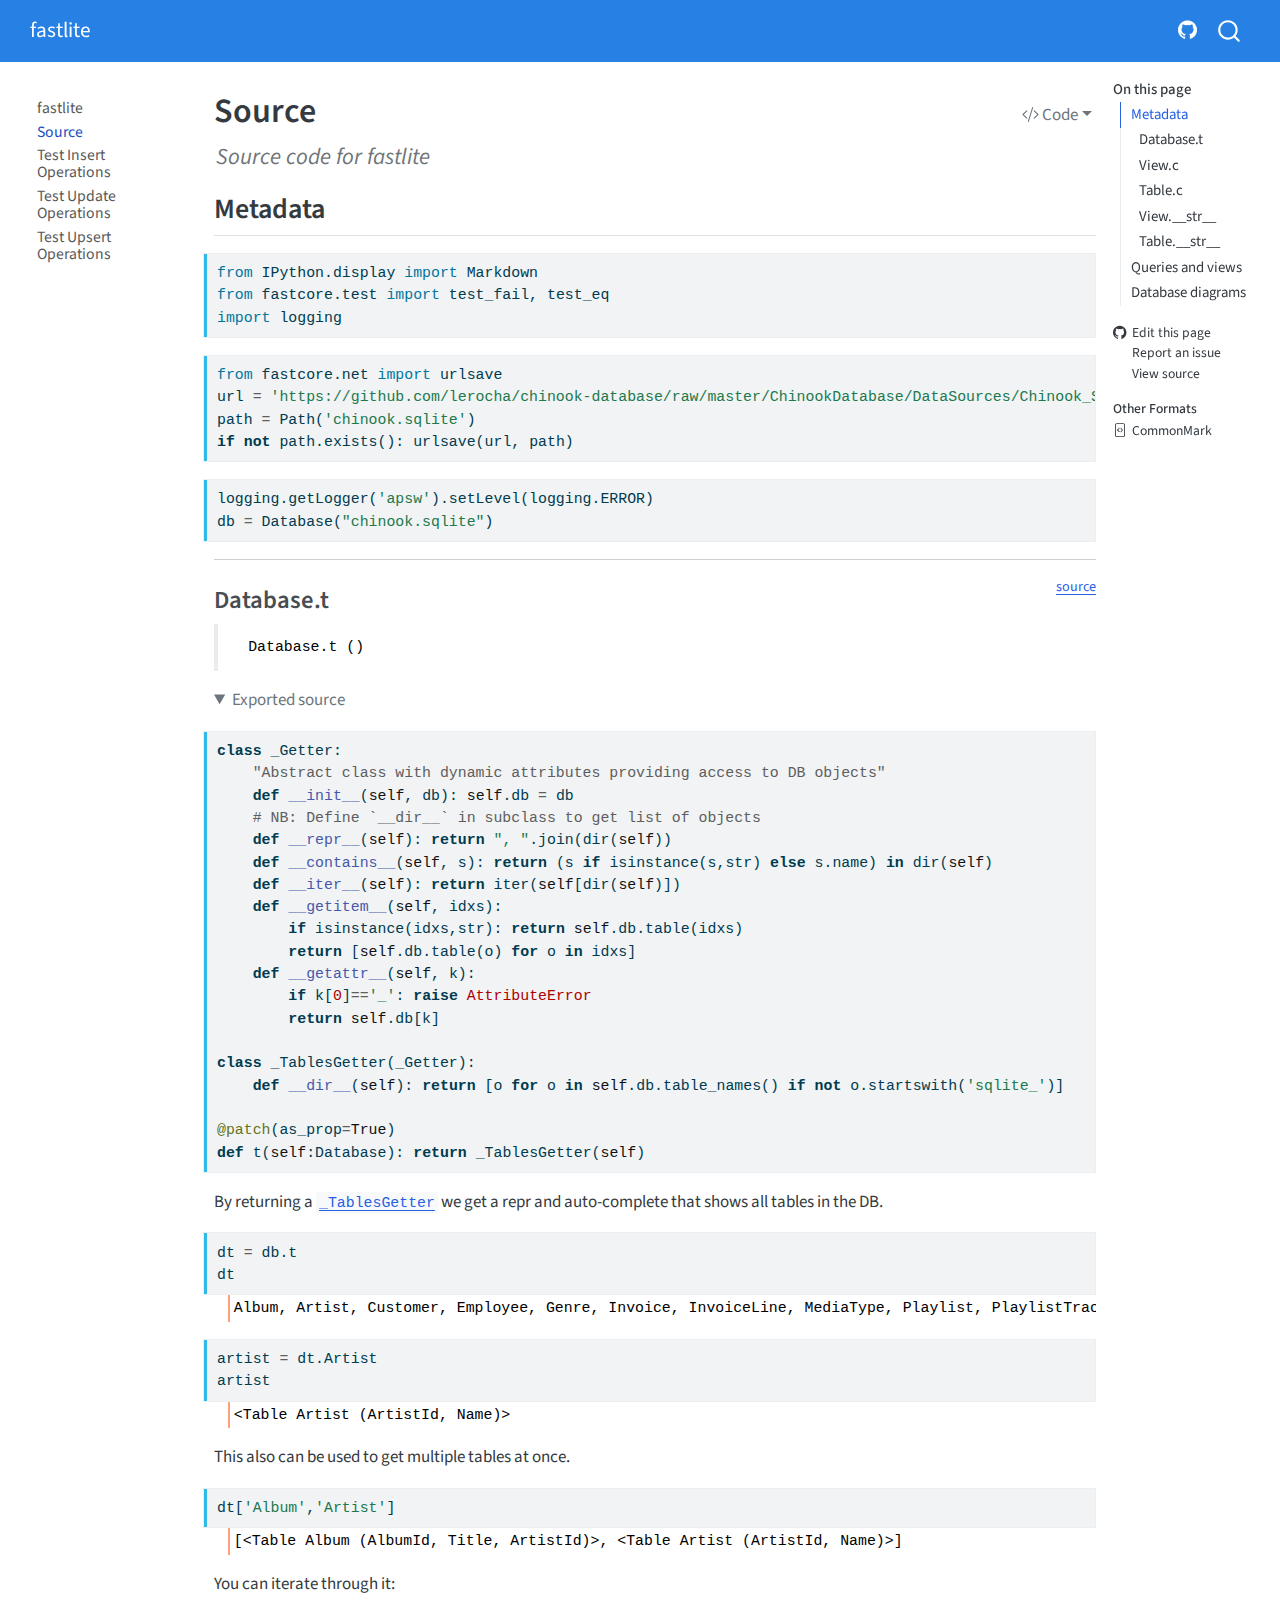
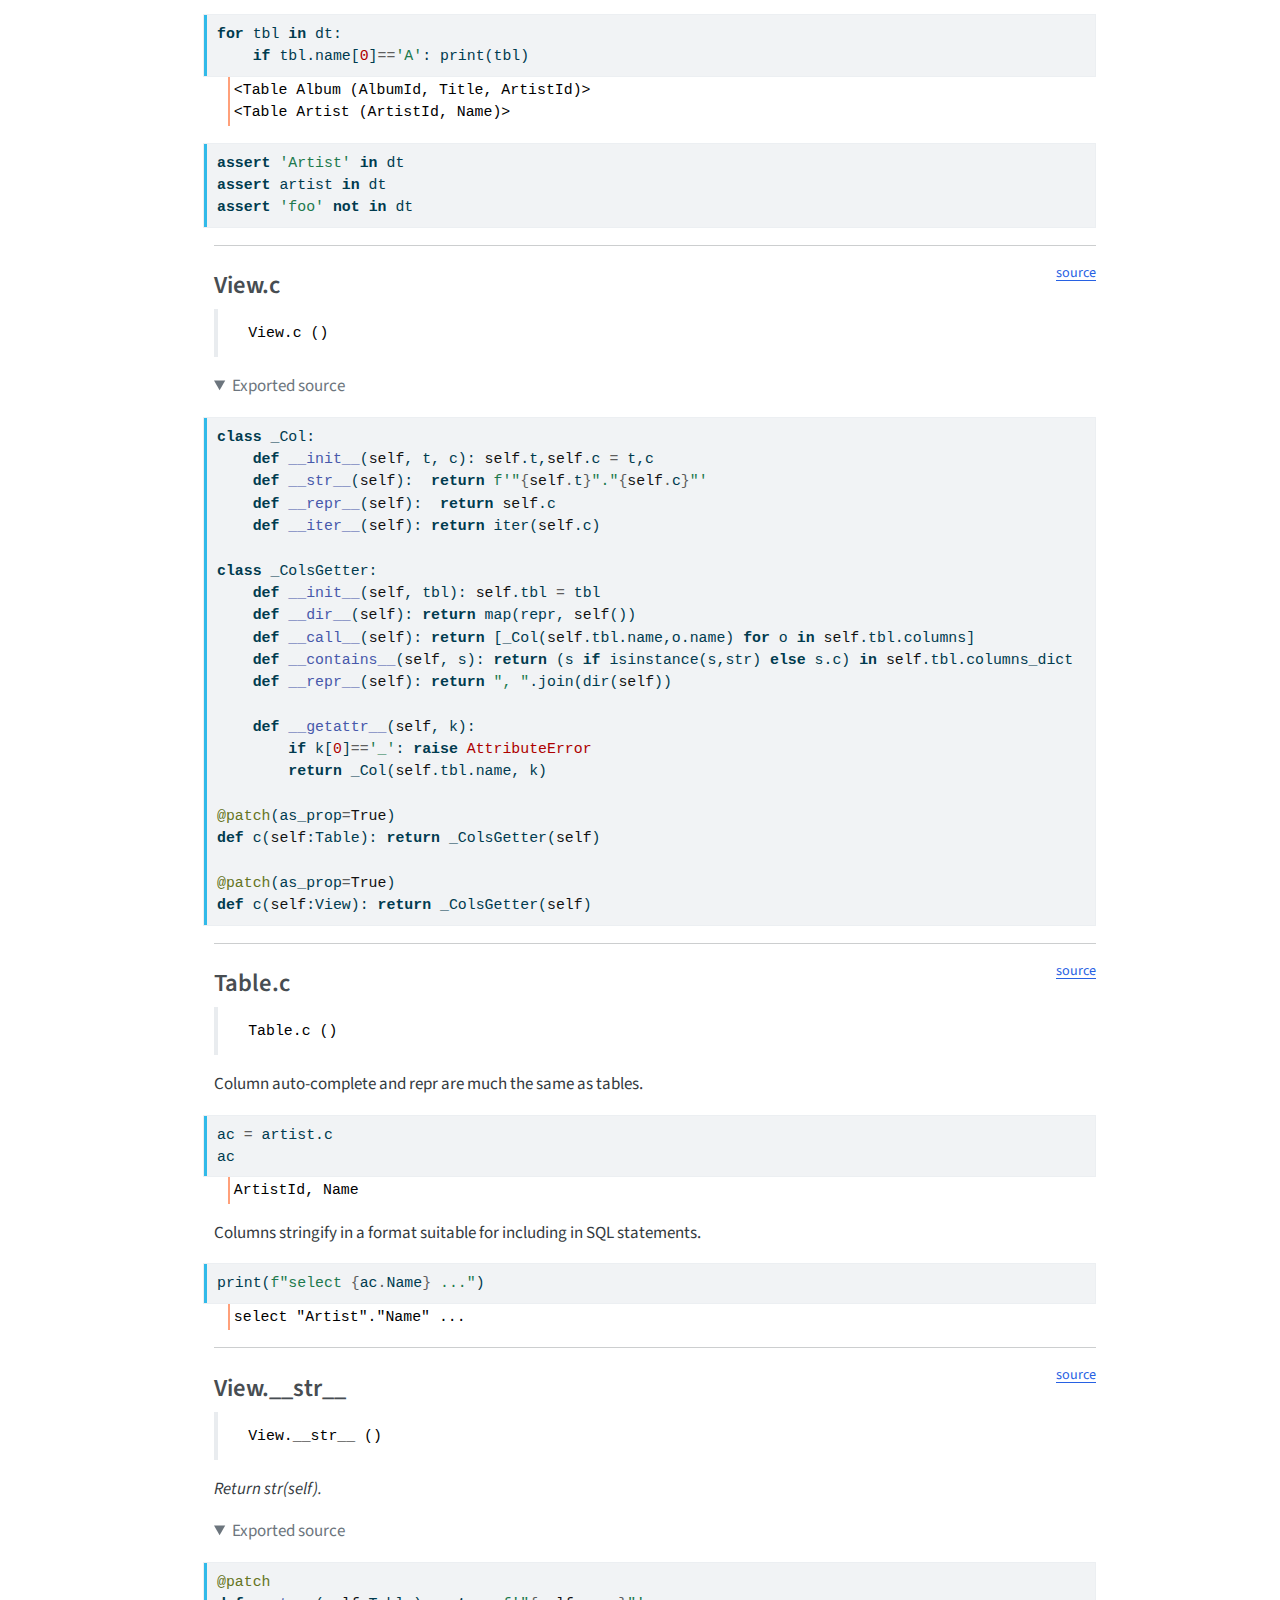
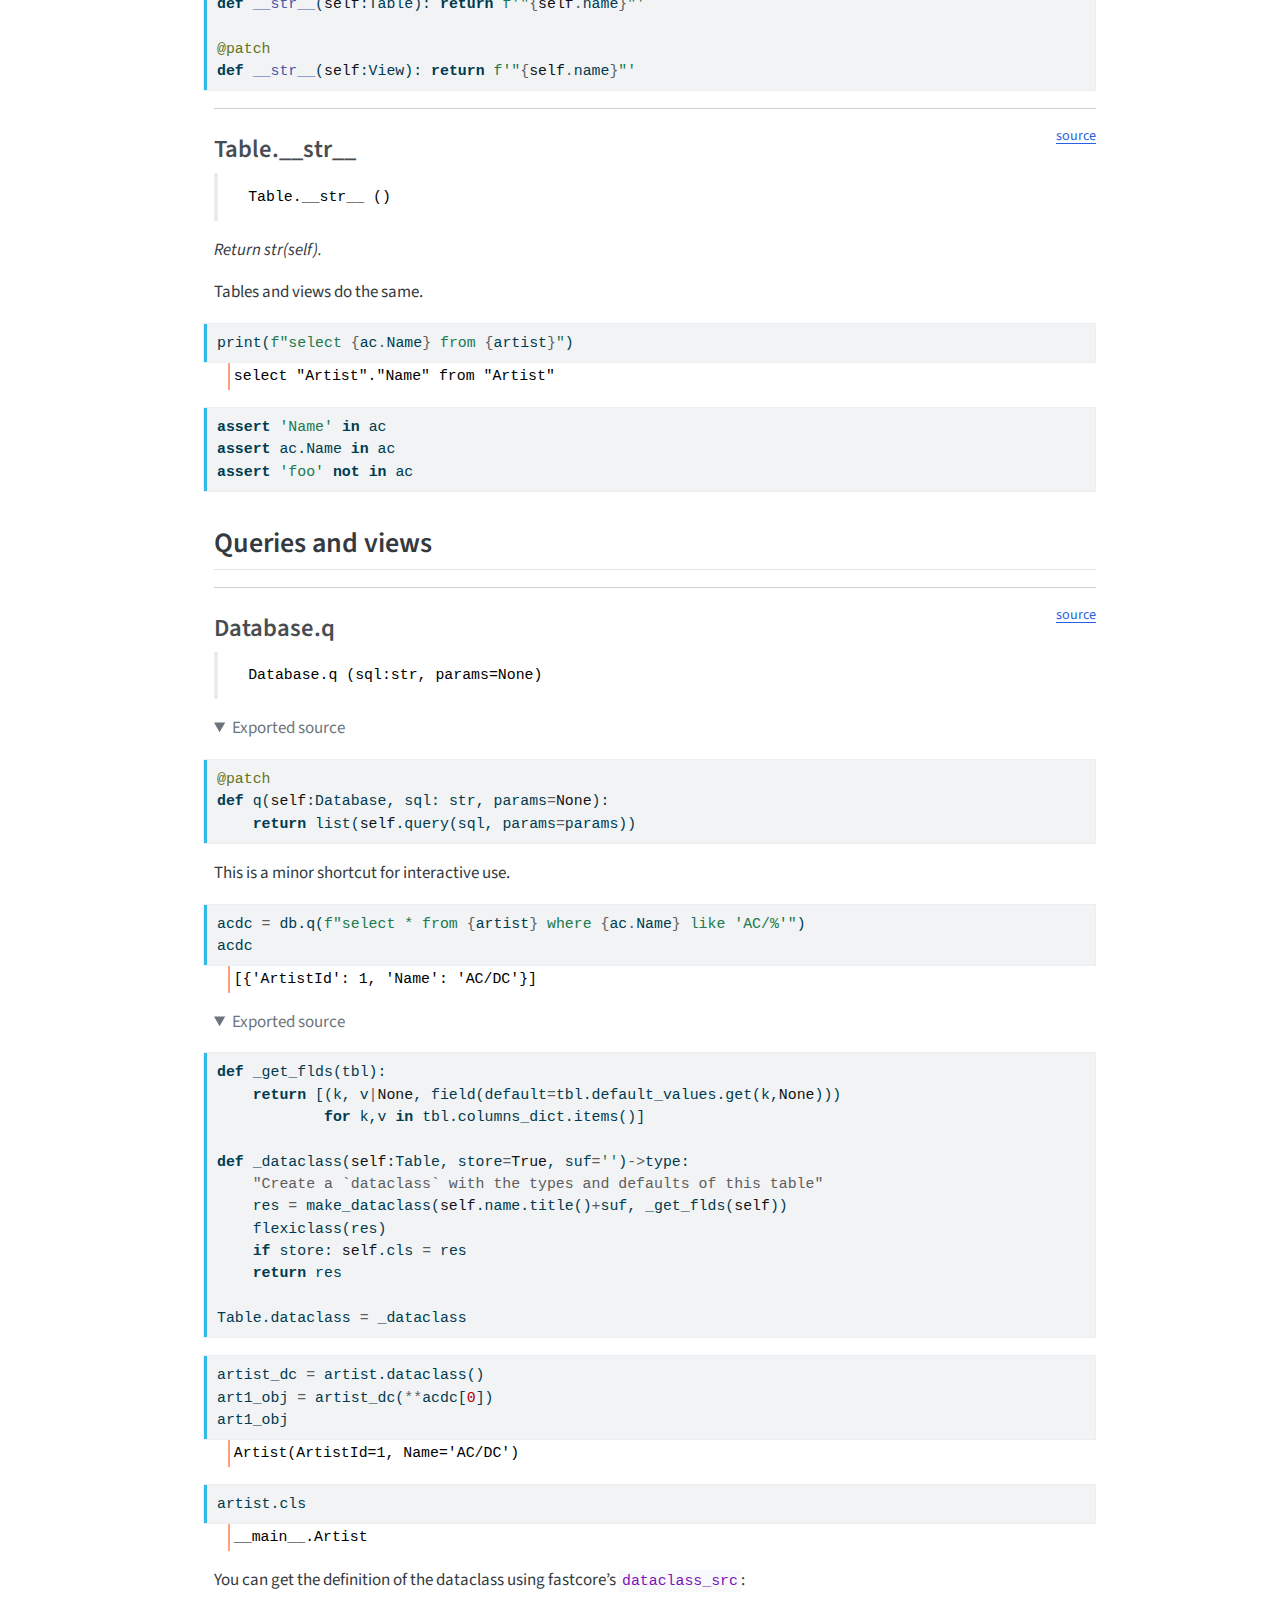
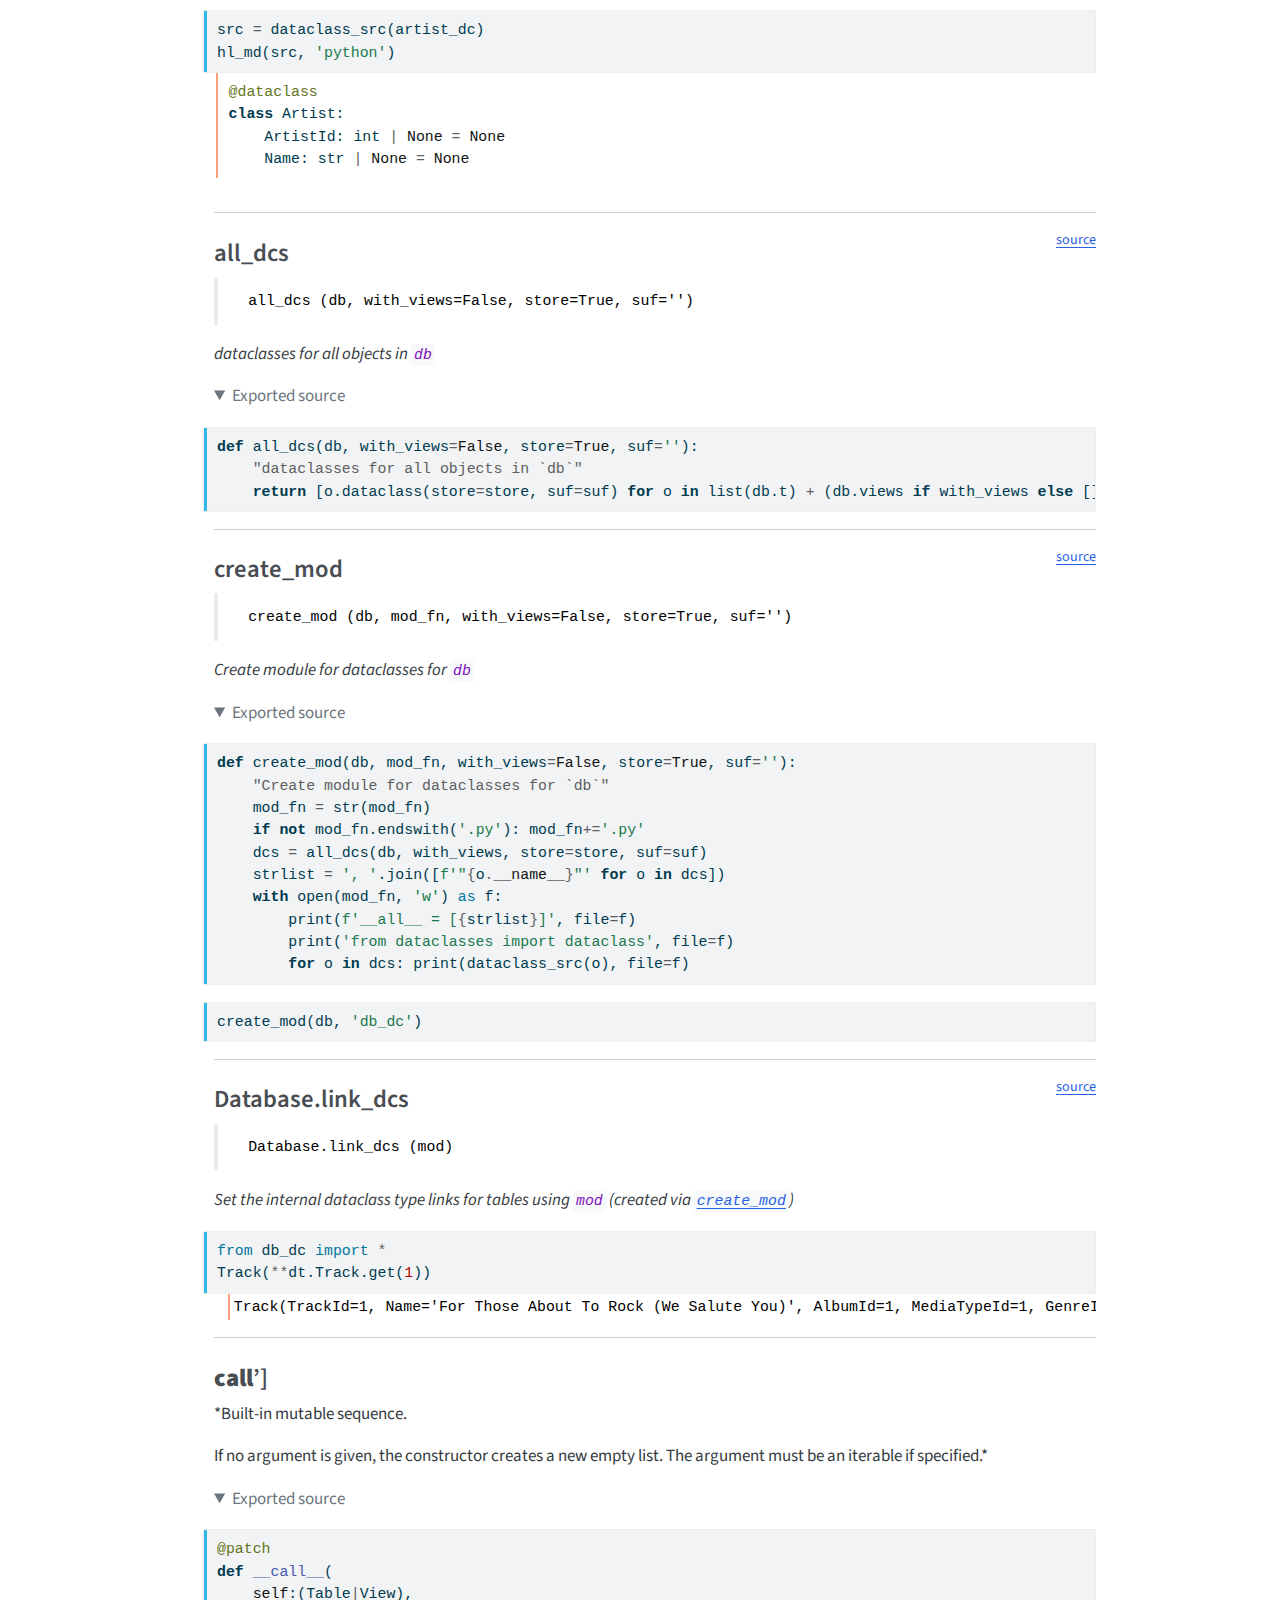
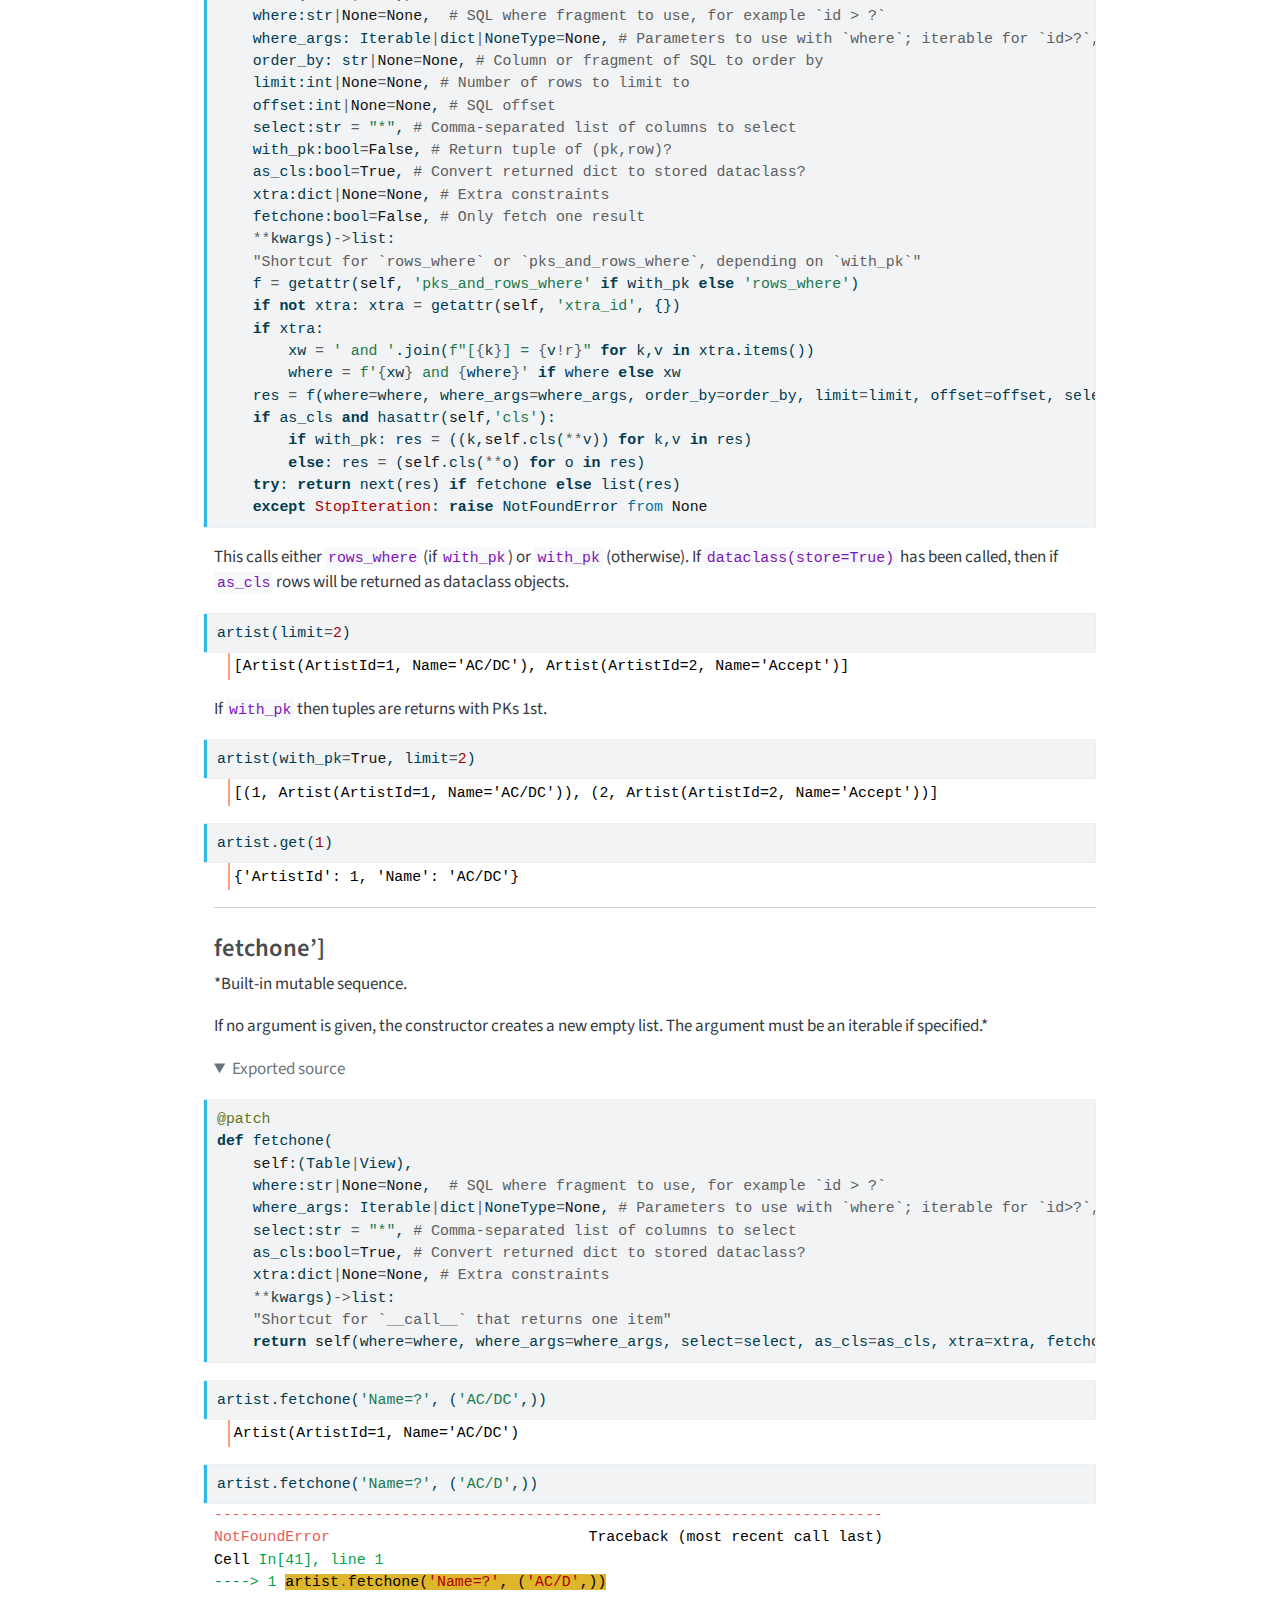
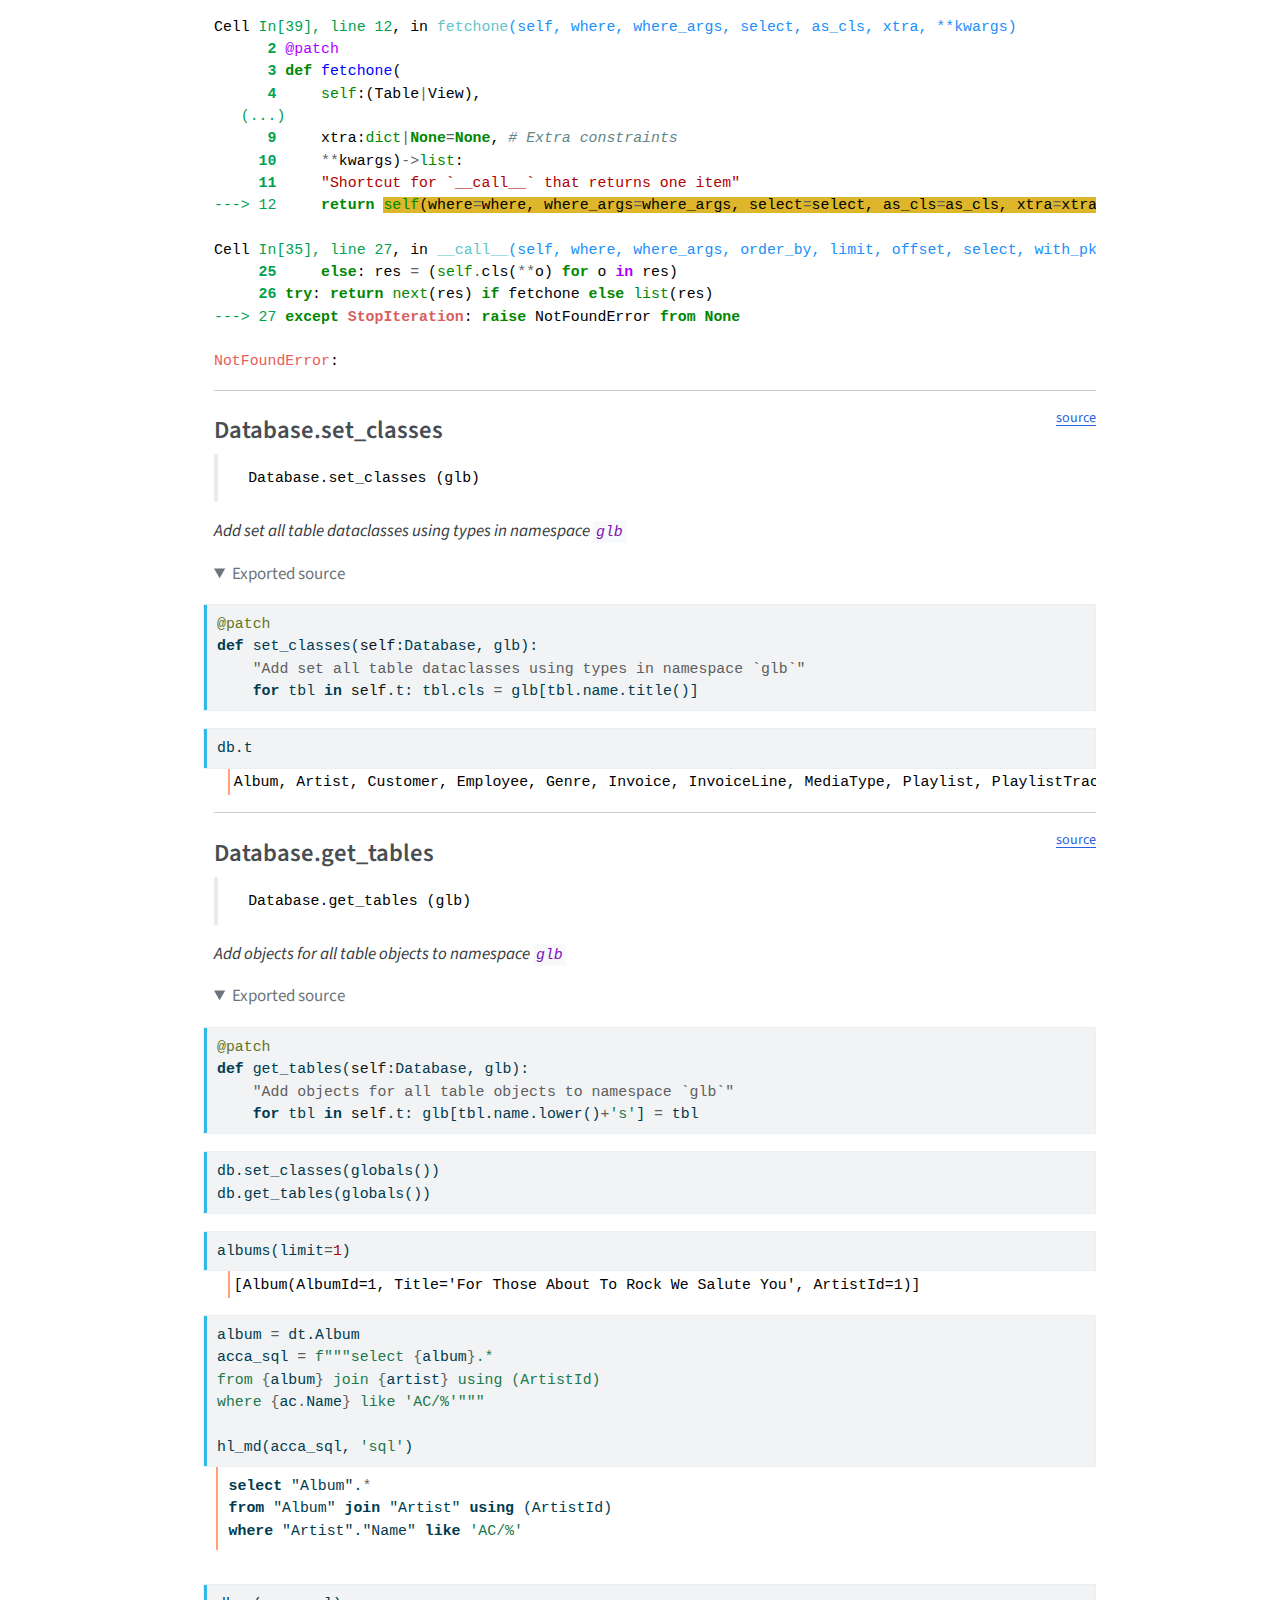
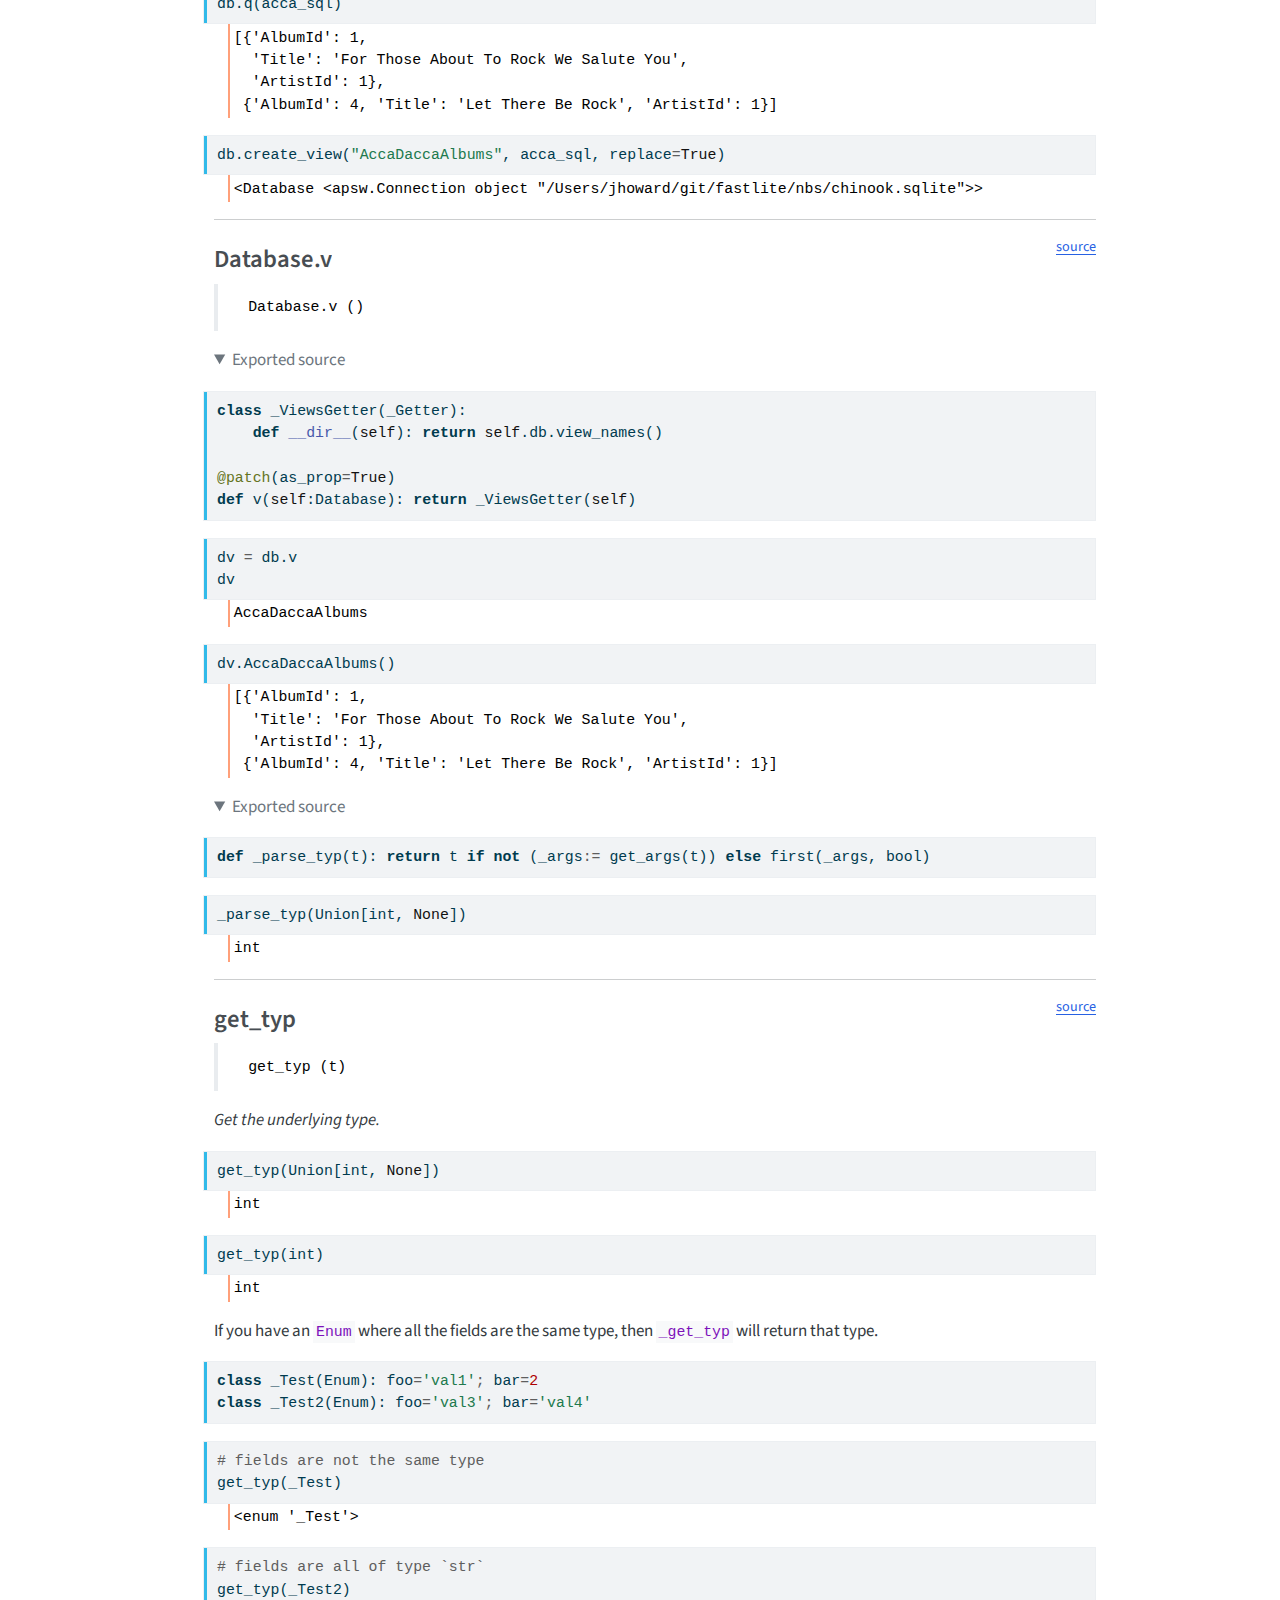
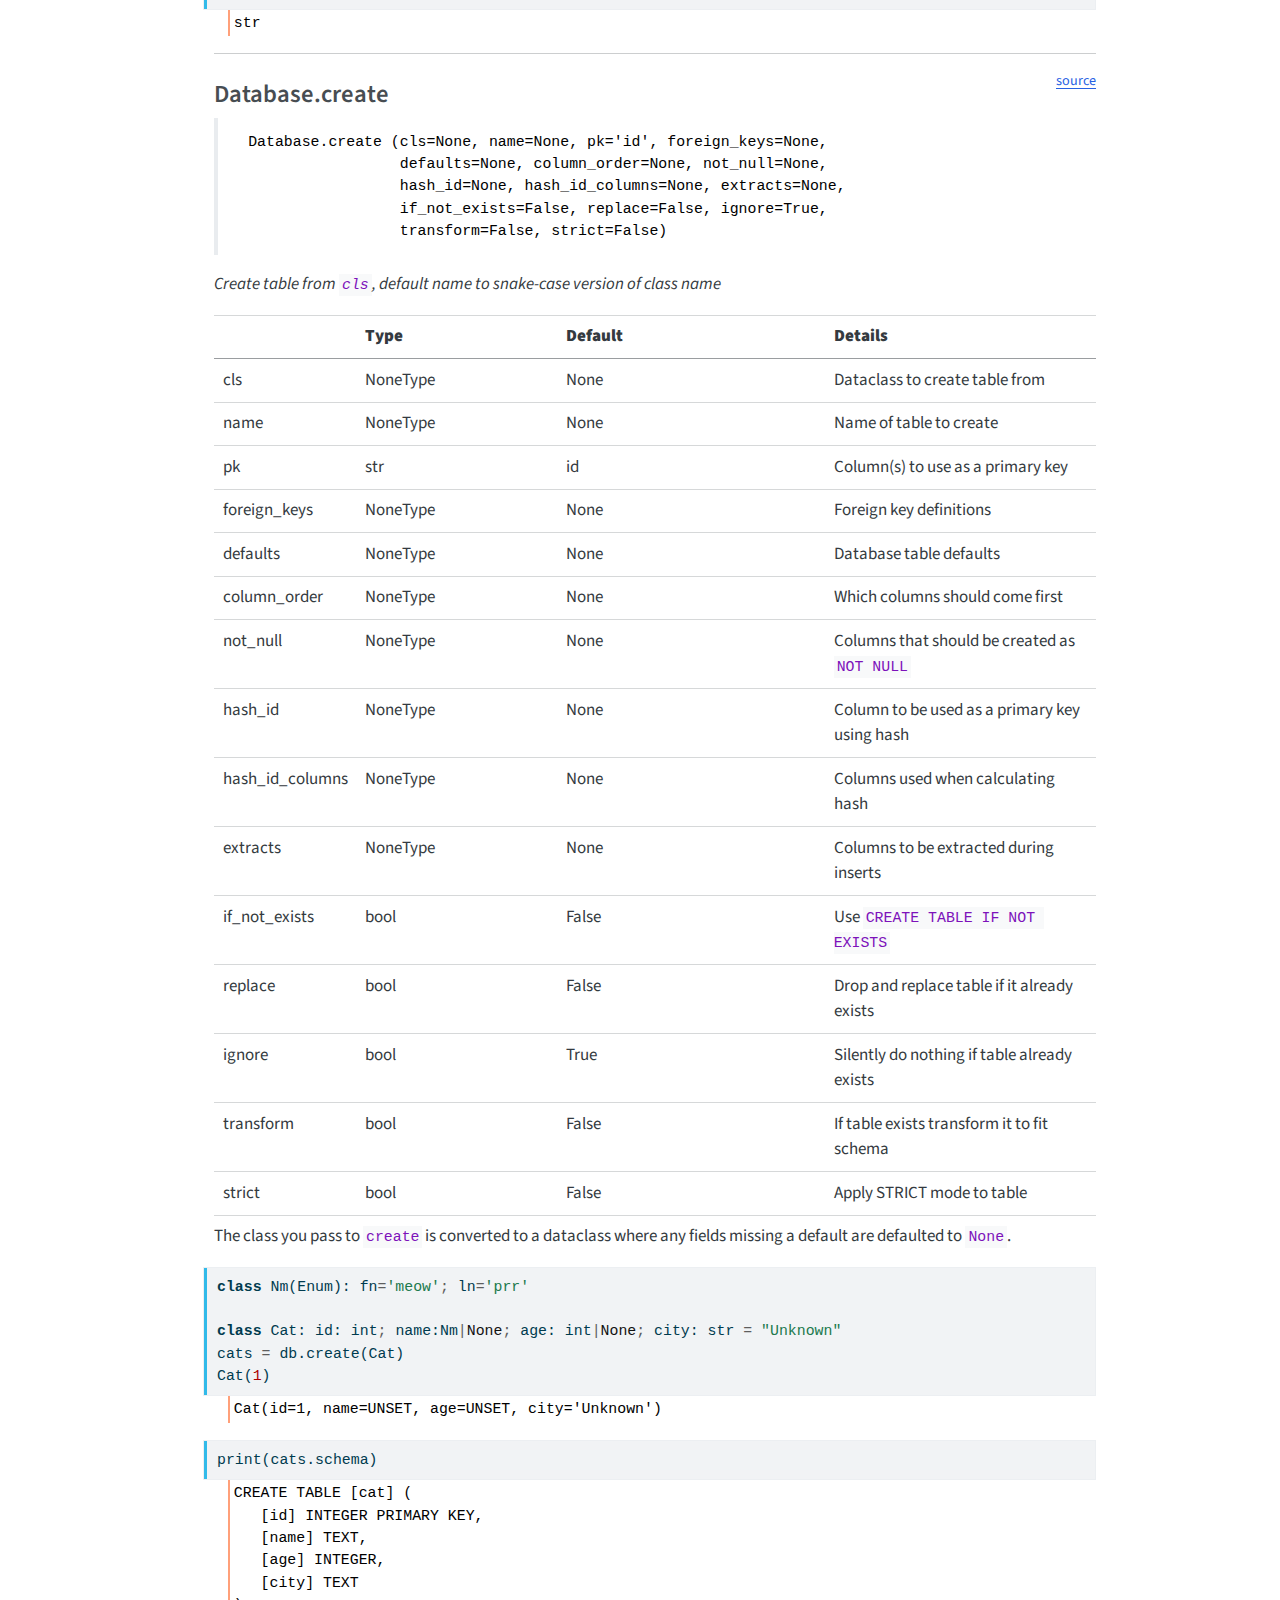
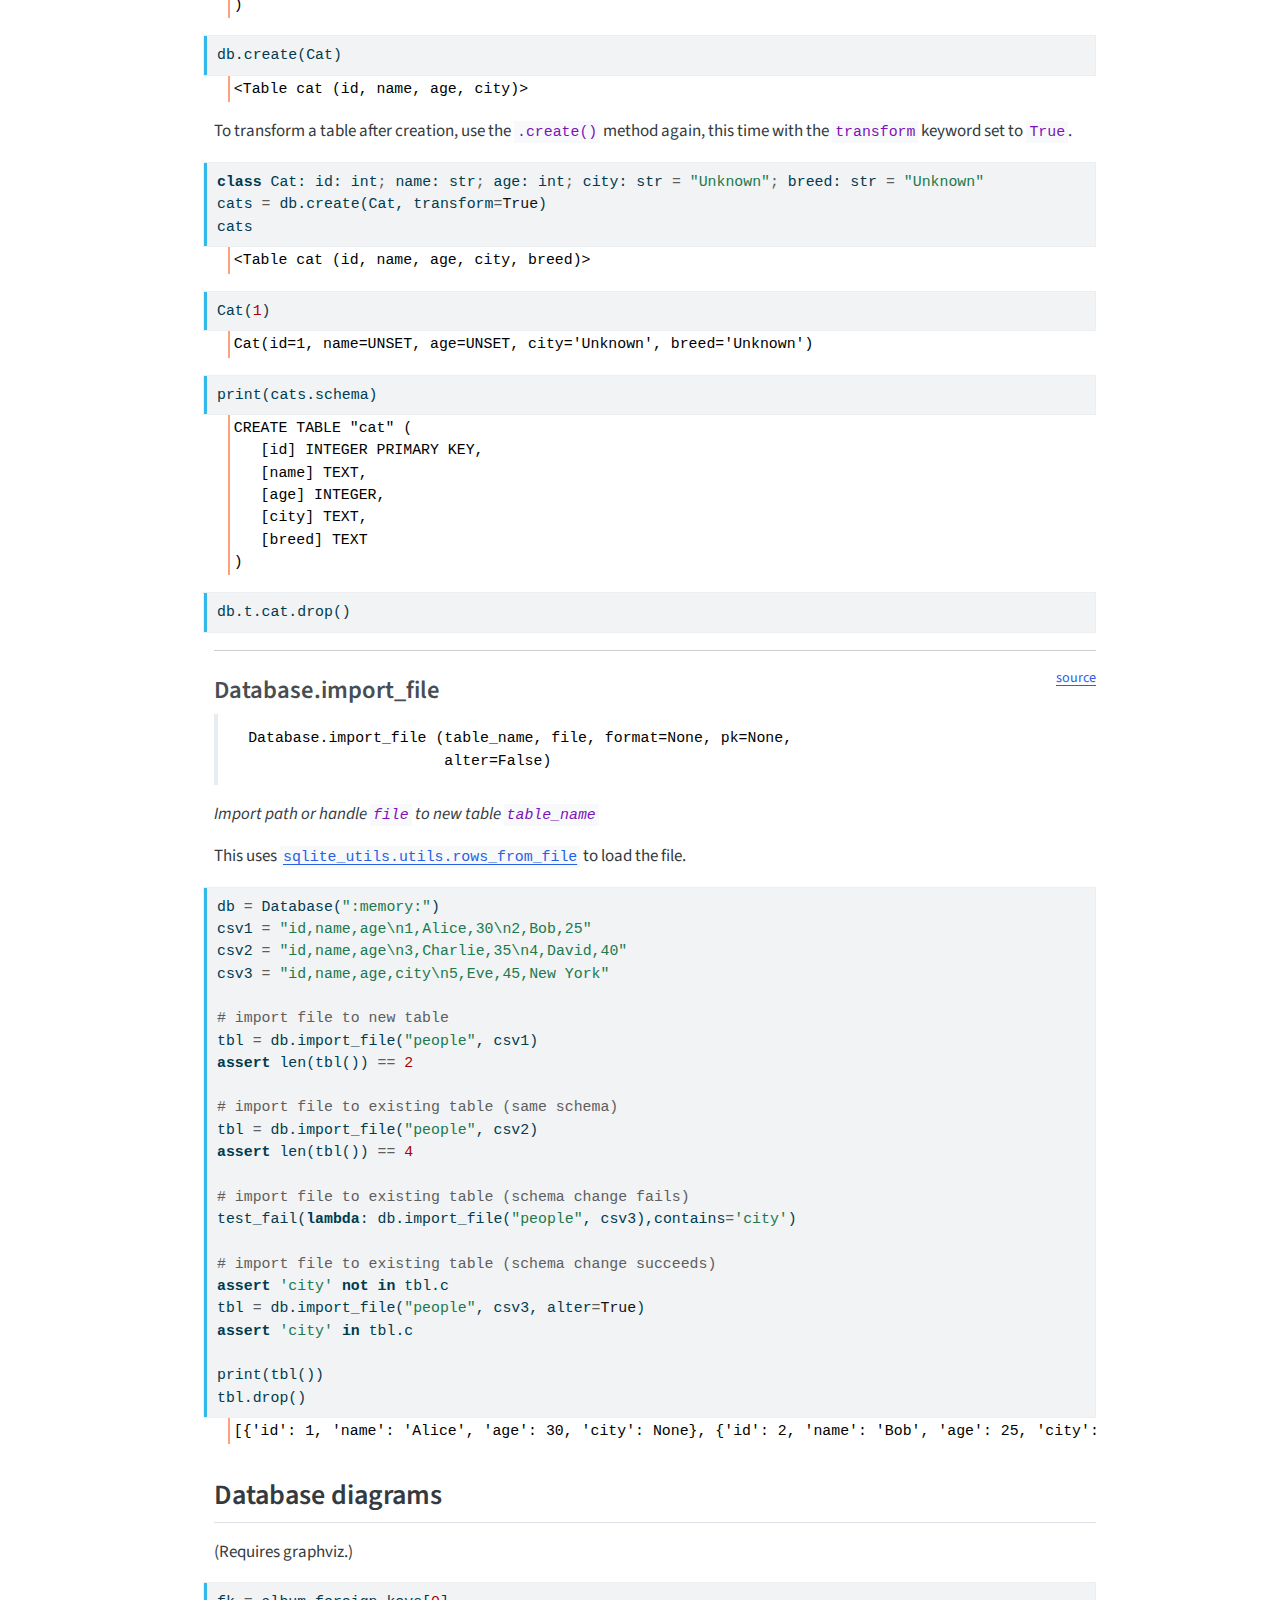
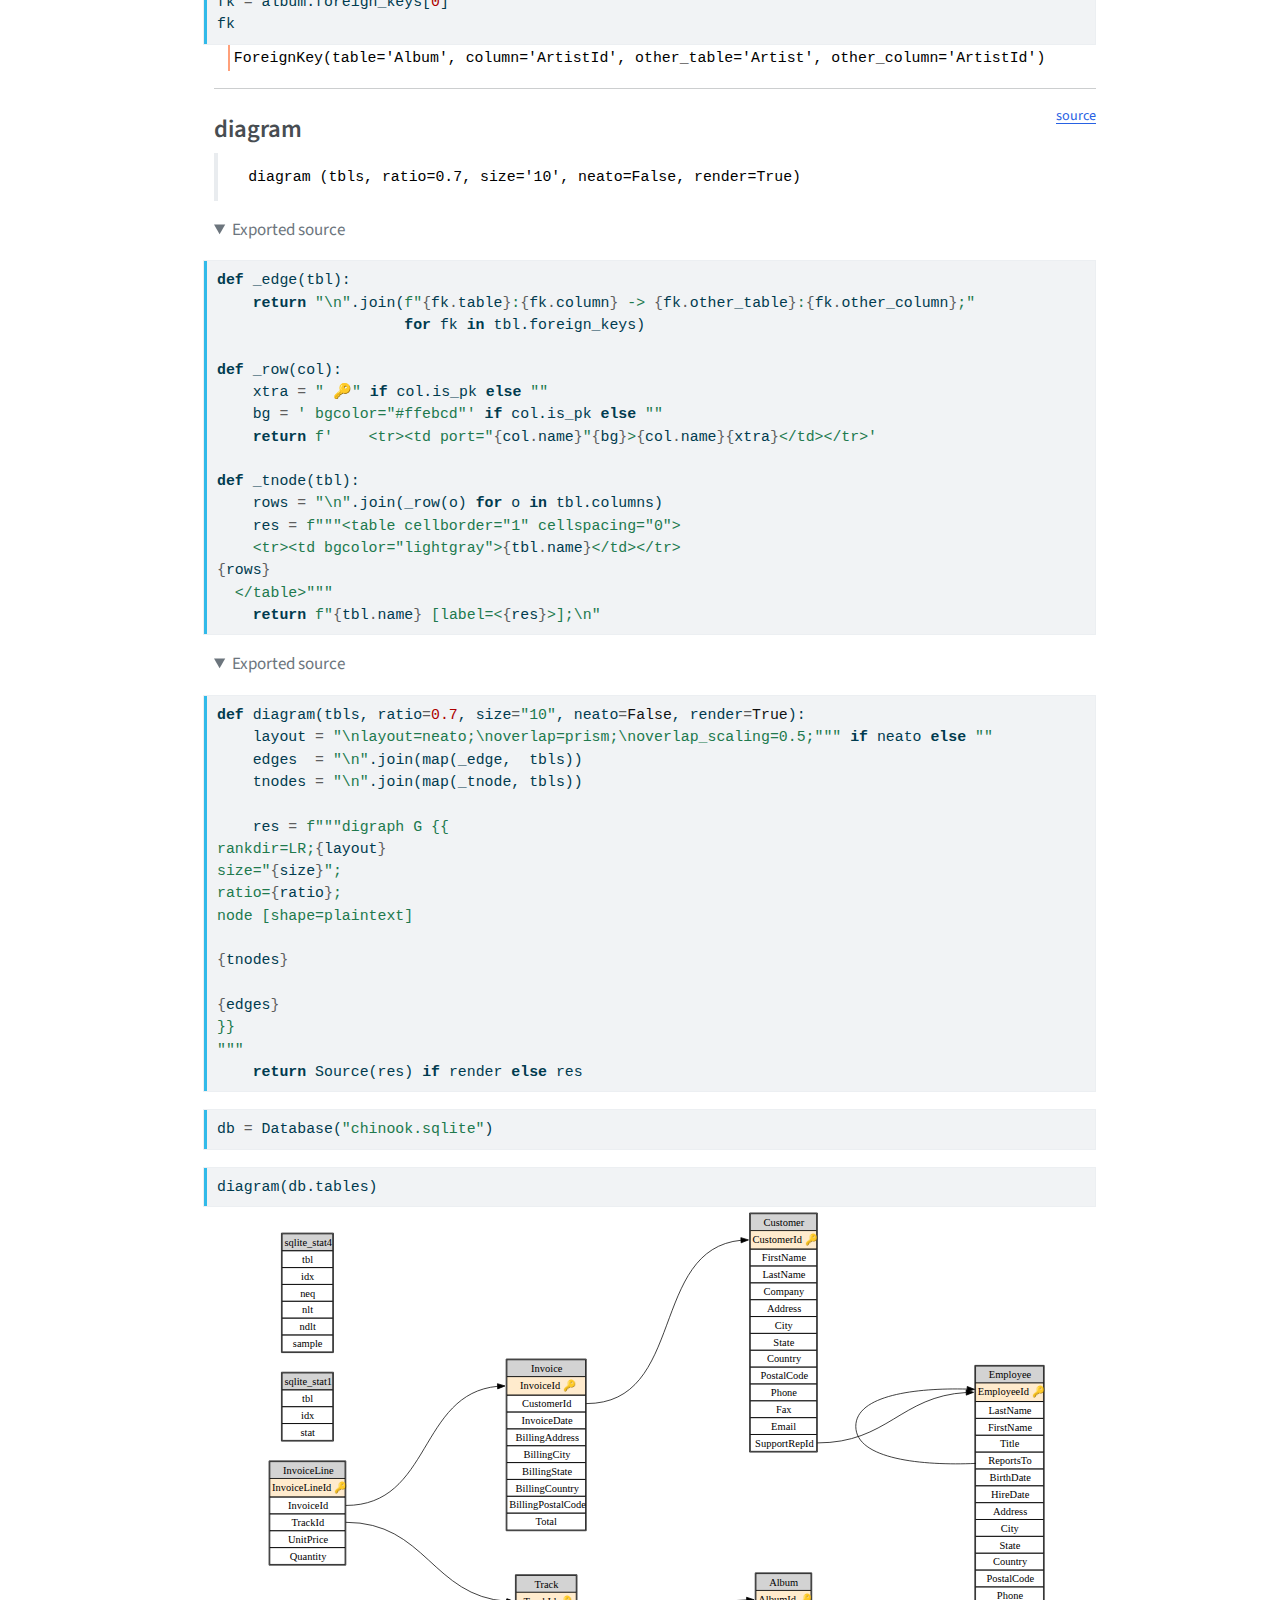
<file: core.html>
<!DOCTYPE html>
<html xmlns="http://www.w3.org/1999/xhtml" lang="en" xml:lang="en"><head>

<meta charset="utf-8">
<meta name="generator" content="quarto-1.6.42">

<meta name="viewport" content="width=device-width, initial-scale=1.0, user-scalable=yes">

<meta name="description" content="Source code for fastlite">

<title>Source – fastlite</title>
<style>
code{white-space: pre-wrap;}
span.smallcaps{font-variant: small-caps;}
div.columns{display: flex; gap: min(4vw, 1.5em);}
div.column{flex: auto; overflow-x: auto;}
div.hanging-indent{margin-left: 1.5em; text-indent: -1.5em;}
ul.task-list{list-style: none;}
ul.task-list li input[type="checkbox"] {
  width: 0.8em;
  margin: 0 0.8em 0.2em -1em; /* quarto-specific, see https://github.com/quarto-dev/quarto-cli/issues/4556 */ 
  vertical-align: middle;
}
/* CSS for syntax highlighting */
pre > code.sourceCode { white-space: pre; position: relative; }
pre > code.sourceCode > span { line-height: 1.25; }
pre > code.sourceCode > span:empty { height: 1.2em; }
.sourceCode { overflow: visible; }
code.sourceCode > span { color: inherit; text-decoration: inherit; }
div.sourceCode { margin: 1em 0; }
pre.sourceCode { margin: 0; }
@media screen {
div.sourceCode { overflow: auto; }
}
@media print {
pre > code.sourceCode { white-space: pre-wrap; }
pre > code.sourceCode > span { display: inline-block; text-indent: -5em; padding-left: 5em; }
}
pre.numberSource code
  { counter-reset: source-line 0; }
pre.numberSource code > span
  { position: relative; left: -4em; counter-increment: source-line; }
pre.numberSource code > span > a:first-child::before
  { content: counter(source-line);
    position: relative; left: -1em; text-align: right; vertical-align: baseline;
    border: none; display: inline-block;
    -webkit-touch-callout: none; -webkit-user-select: none;
    -khtml-user-select: none; -moz-user-select: none;
    -ms-user-select: none; user-select: none;
    padding: 0 4px; width: 4em;
  }
pre.numberSource { margin-left: 3em;  padding-left: 4px; }
div.sourceCode
  {   }
@media screen {
pre > code.sourceCode > span > a:first-child::before { text-decoration: underline; }
}
</style>


<script src="site_libs/quarto-nav/quarto-nav.js"></script>
<script src="site_libs/quarto-nav/headroom.min.js"></script>
<script src="site_libs/clipboard/clipboard.min.js"></script>
<script src="site_libs/quarto-search/autocomplete.umd.js"></script>
<script src="site_libs/quarto-search/fuse.min.js"></script>
<script src="site_libs/quarto-search/quarto-search.js"></script>
<meta name="quarto:offset" content="./">
<script src="site_libs/quarto-html/quarto.js"></script>
<script src="site_libs/quarto-html/popper.min.js"></script>
<script src="site_libs/quarto-html/tippy.umd.min.js"></script>
<script src="site_libs/quarto-html/anchor.min.js"></script>
<link href="site_libs/quarto-html/tippy.css" rel="stylesheet">
<link href="site_libs/quarto-html/quarto-syntax-highlighting-2f5df379a58b258e96c21c0638c20c03.css" rel="stylesheet" id="quarto-text-highlighting-styles">
<script src="site_libs/bootstrap/bootstrap.min.js"></script>
<link href="site_libs/bootstrap/bootstrap-icons.css" rel="stylesheet">
<link href="site_libs/bootstrap/bootstrap-e8debb7c1ec3fc3daa09d2b205e9e74e.min.css" rel="stylesheet" append-hash="true" id="quarto-bootstrap" data-mode="light">
<script id="quarto-search-options" type="application/json">{
  "location": "navbar",
  "copy-button": false,
  "collapse-after": 3,
  "panel-placement": "end",
  "type": "overlay",
  "limit": 50,
  "keyboard-shortcut": [
    "f",
    "/",
    "s"
  ],
  "show-item-context": false,
  "language": {
    "search-no-results-text": "No results",
    "search-matching-documents-text": "matching documents",
    "search-copy-link-title": "Copy link to search",
    "search-hide-matches-text": "Hide additional matches",
    "search-more-match-text": "more match in this document",
    "search-more-matches-text": "more matches in this document",
    "search-clear-button-title": "Clear",
    "search-text-placeholder": "",
    "search-detached-cancel-button-title": "Cancel",
    "search-submit-button-title": "Submit",
    "search-label": "Search"
  }
}</script>


<link rel="stylesheet" href="styles.css">
<meta property="og:title" content="Source – fastlite">
<meta property="og:description" content="Source code for fastlite">
<meta property="og:image" content="https://AnswerDotAI.github.io/fastlite/00_core_files/figure-html/cell-82-output-1.svg">
<meta property="og:site_name" content="fastlite">
<meta name="twitter:title" content="Source – fastlite">
<meta name="twitter:description" content="Source code for fastlite">
<meta name="twitter:image" content="https://AnswerDotAI.github.io/fastlite/00_core_files/figure-html/cell-82-output-1.svg">
<meta name="twitter:creator" content="@jeremyphoward">
<meta name="twitter:site" content="@jeremyphoward">
<meta name="twitter:card" content="summary">
</head>

<body class="nav-sidebar floating nav-fixed">

<div id="quarto-search-results"></div>
  <header id="quarto-header" class="headroom fixed-top">
    <nav class="navbar navbar-expand-lg " data-bs-theme="dark">
      <div class="navbar-container container-fluid">
      <div class="navbar-brand-container mx-auto">
    <a class="navbar-brand" href="./index.html">
    <span class="navbar-title">fastlite</span>
    </a>
  </div>
            <div id="quarto-search" class="" title="Search"></div>
          <button class="navbar-toggler" type="button" data-bs-toggle="collapse" data-bs-target="#navbarCollapse" aria-controls="navbarCollapse" role="menu" aria-expanded="false" aria-label="Toggle navigation" onclick="if (window.quartoToggleHeadroom) { window.quartoToggleHeadroom(); }">
  <span class="navbar-toggler-icon"></span>
</button>
          <div class="collapse navbar-collapse" id="navbarCollapse">
            <ul class="navbar-nav navbar-nav-scroll ms-auto">
  <li class="nav-item compact">
    <a class="nav-link" href="https://github.com/AnswerDotAI/fastlite"> <i class="bi bi-github" role="img" aria-label="GitHub">
</i> 
<span class="menu-text"></span></a>
  </li>  
</ul>
          </div> <!-- /navcollapse -->
            <div class="quarto-navbar-tools">
</div>
      </div> <!-- /container-fluid -->
    </nav>
  <nav class="quarto-secondary-nav">
    <div class="container-fluid d-flex">
      <button type="button" class="quarto-btn-toggle btn" data-bs-toggle="collapse" role="button" data-bs-target=".quarto-sidebar-collapse-item" aria-controls="quarto-sidebar" aria-expanded="false" aria-label="Toggle sidebar navigation" onclick="if (window.quartoToggleHeadroom) { window.quartoToggleHeadroom(); }">
        <i class="bi bi-layout-text-sidebar-reverse"></i>
      </button>
        <nav class="quarto-page-breadcrumbs" aria-label="breadcrumb"><ol class="breadcrumb"><li class="breadcrumb-item"><a href="./core.html">Source</a></li></ol></nav>
        <a class="flex-grow-1" role="navigation" data-bs-toggle="collapse" data-bs-target=".quarto-sidebar-collapse-item" aria-controls="quarto-sidebar" aria-expanded="false" aria-label="Toggle sidebar navigation" onclick="if (window.quartoToggleHeadroom) { window.quartoToggleHeadroom(); }">      
        </a>
    </div>
  </nav>
</header>
<!-- content -->
<div id="quarto-content" class="quarto-container page-columns page-rows-contents page-layout-article page-navbar">
<!-- sidebar -->
  <nav id="quarto-sidebar" class="sidebar collapse collapse-horizontal quarto-sidebar-collapse-item sidebar-navigation floating overflow-auto">
    <div class="sidebar-menu-container"> 
    <ul class="list-unstyled mt-1">
        <li class="sidebar-item">
  <div class="sidebar-item-container"> 
  <a href="./index.html" class="sidebar-item-text sidebar-link">
 <span class="menu-text">fastlite</span></a>
  </div>
</li>
        <li class="sidebar-item">
  <div class="sidebar-item-container"> 
  <a href="./core.html" class="sidebar-item-text sidebar-link active">
 <span class="menu-text">Source</span></a>
  </div>
</li>
        <li class="sidebar-item">
  <div class="sidebar-item-container"> 
  <a href="./test_insert.html" class="sidebar-item-text sidebar-link">
 <span class="menu-text">Test Insert Operations</span></a>
  </div>
</li>
        <li class="sidebar-item">
  <div class="sidebar-item-container"> 
  <a href="./test_update.html" class="sidebar-item-text sidebar-link">
 <span class="menu-text">Test Update Operations</span></a>
  </div>
</li>
        <li class="sidebar-item">
  <div class="sidebar-item-container"> 
  <a href="./test_upsert.html" class="sidebar-item-text sidebar-link">
 <span class="menu-text">Test Upsert Operations</span></a>
  </div>
</li>
    </ul>
    </div>
</nav>
<div id="quarto-sidebar-glass" class="quarto-sidebar-collapse-item" data-bs-toggle="collapse" data-bs-target=".quarto-sidebar-collapse-item"></div>
<!-- margin-sidebar -->
    <div id="quarto-margin-sidebar" class="sidebar margin-sidebar">
        <nav id="TOC" role="doc-toc" class="toc-active">
    <h2 id="toc-title">On this page</h2>
   
  <ul>
  <li><a href="#metadata" id="toc-metadata" class="nav-link active" data-scroll-target="#metadata">Metadata</a>
  <ul class="collapse">
  <li><a href="#database.t" id="toc-database.t" class="nav-link" data-scroll-target="#database.t">Database.t</a></li>
  <li><a href="#view.c" id="toc-view.c" class="nav-link" data-scroll-target="#view.c">View.c</a></li>
  <li><a href="#table.c" id="toc-table.c" class="nav-link" data-scroll-target="#table.c">Table.c</a></li>
  <li><a href="#view.__str__" id="toc-view.__str__" class="nav-link" data-scroll-target="#view.__str__">View.__str__</a></li>
  <li><a href="#table.__str__" id="toc-table.__str__" class="nav-link" data-scroll-target="#table.__str__">Table.__str__</a></li>
  </ul></li>
  <li><a href="#queries-and-views" id="toc-queries-and-views" class="nav-link" data-scroll-target="#queries-and-views">Queries and views</a>
  <ul class="collapse">
  <li><a href="#database.q" id="toc-database.q" class="nav-link" data-scroll-target="#database.q">Database.q</a></li>
  <li><a href="#all_dcs" id="toc-all_dcs" class="nav-link" data-scroll-target="#all_dcs">all_dcs</a></li>
  <li><a href="#create_mod" id="toc-create_mod" class="nav-link" data-scroll-target="#create_mod">create_mod</a></li>
  <li><a href="#database.link_dcs" id="toc-database.link_dcs" class="nav-link" data-scroll-target="#database.link_dcs">Database.link_dcs</a></li>
  <li><a href="#call" id="toc-call" class="nav-link" data-scroll-target="#call"><strong>call</strong>’]</a></li>
  <li><a href="#fetchone" id="toc-fetchone" class="nav-link" data-scroll-target="#fetchone">fetchone’]</a></li>
  <li><a href="#database.set_classes" id="toc-database.set_classes" class="nav-link" data-scroll-target="#database.set_classes">Database.set_classes</a></li>
  <li><a href="#database.get_tables" id="toc-database.get_tables" class="nav-link" data-scroll-target="#database.get_tables">Database.get_tables</a></li>
  <li><a href="#database.v" id="toc-database.v" class="nav-link" data-scroll-target="#database.v">Database.v</a></li>
  <li><a href="#get_typ" id="toc-get_typ" class="nav-link" data-scroll-target="#get_typ">get_typ</a></li>
  <li><a href="#database.create" id="toc-database.create" class="nav-link" data-scroll-target="#database.create">Database.create</a></li>
  <li><a href="#database.import_file" id="toc-database.import_file" class="nav-link" data-scroll-target="#database.import_file">Database.import_file</a></li>
  </ul></li>
  <li><a href="#database-diagrams" id="toc-database-diagrams" class="nav-link" data-scroll-target="#database-diagrams">Database diagrams</a>
  <ul class="collapse">
  <li><a href="#diagram" id="toc-diagram" class="nav-link" data-scroll-target="#diagram">diagram</a></li>
  </ul></li>
  </ul>
<div class="toc-actions"><ul><li><a href="https://github.dev/AnswerDotAI/fastlite/blob/main/nbs/00_core.ipynb" class="toc-action"><i class="bi bi-github"></i>Edit this page</a></li><li><a href="https://github.com/AnswerDotAI/fastlite/issues/new" class="toc-action"><i class="bi empty"></i>Report an issue</a></li><li><a href="https://github.com/AnswerDotAI/fastlite/blob/main/nbs/00_core.ipynb" class="toc-action"><i class="bi empty"></i>View source</a></li></ul></div><div class="quarto-alternate-formats"><h2>Other Formats</h2><ul><li><a href="core.html.md"><i class="bi bi-file-code"></i>CommonMark</a></li></ul></div></nav>
    </div>
<!-- main -->
<main class="content" id="quarto-document-content">

<header id="title-block-header" class="quarto-title-block default">
<div class="quarto-title">
<div class="quarto-title-block"><div><h1 class="title">Source</h1><button type="button" class="btn code-tools-button dropdown-toggle" id="quarto-code-tools-menu" data-bs-toggle="dropdown" aria-expanded="false"><i class="bi"></i> Code</button><ul class="dropdown-menu dropdown-menu-end" aria-labelelledby="quarto-code-tools-menu"><li><a id="quarto-show-all-code" class="dropdown-item" href="javascript:void(0)" role="button">Show All Code</a></li><li><a id="quarto-hide-all-code" class="dropdown-item" href="javascript:void(0)" role="button">Hide All Code</a></li></ul></div></div>
</div>

<div>
  <div class="description">
    Source code for fastlite
  </div>
</div>


<div class="quarto-title-meta">

    
  
    
  </div>
  


</header>


<!-- WARNING: THIS FILE WAS AUTOGENERATED! DO NOT EDIT! -->
<section id="metadata" class="level2">
<h2 class="anchored" data-anchor-id="metadata">Metadata</h2>
<div id="cell-3" class="cell">
<div class="sourceCode cell-code" id="cb1"><pre class="sourceCode python code-with-copy"><code class="sourceCode python"><span id="cb1-1"><a href="#cb1-1" aria-hidden="true" tabindex="-1"></a><span class="im">from</span> IPython.display <span class="im">import</span> Markdown</span>
<span id="cb1-2"><a href="#cb1-2" aria-hidden="true" tabindex="-1"></a><span class="im">from</span> fastcore.test <span class="im">import</span> test_fail, test_eq</span>
<span id="cb1-3"><a href="#cb1-3" aria-hidden="true" tabindex="-1"></a><span class="im">import</span> logging</span></code><button title="Copy to Clipboard" class="code-copy-button"><i class="bi"></i></button></pre></div>
</div>
<div id="cell-4" class="cell">
<div class="sourceCode cell-code" id="cb2"><pre class="sourceCode python code-with-copy"><code class="sourceCode python"><span id="cb2-1"><a href="#cb2-1" aria-hidden="true" tabindex="-1"></a><span class="im">from</span> fastcore.net <span class="im">import</span> urlsave</span>
<span id="cb2-2"><a href="#cb2-2" aria-hidden="true" tabindex="-1"></a>url <span class="op">=</span> <span class="st">'https://github.com/lerocha/chinook-database/raw/master/ChinookDatabase/DataSources/Chinook_Sqlite.sqlite'</span></span>
<span id="cb2-3"><a href="#cb2-3" aria-hidden="true" tabindex="-1"></a>path <span class="op">=</span> Path(<span class="st">'chinook.sqlite'</span>)</span>
<span id="cb2-4"><a href="#cb2-4" aria-hidden="true" tabindex="-1"></a><span class="cf">if</span> <span class="kw">not</span> path.exists(): urlsave(url, path)</span></code><button title="Copy to Clipboard" class="code-copy-button"><i class="bi"></i></button></pre></div>
</div>
<div id="cell-5" class="cell">
<div class="sourceCode cell-code" id="cb3"><pre class="sourceCode python code-with-copy"><code class="sourceCode python"><span id="cb3-1"><a href="#cb3-1" aria-hidden="true" tabindex="-1"></a>logging.getLogger(<span class="st">'apsw'</span>).setLevel(logging.ERROR)</span>
<span id="cb3-2"><a href="#cb3-2" aria-hidden="true" tabindex="-1"></a>db <span class="op">=</span> Database(<span class="st">"chinook.sqlite"</span>)</span></code><button title="Copy to Clipboard" class="code-copy-button"><i class="bi"></i></button></pre></div>
</div>
<hr>
<p><a href="https://github.com/AnswerDotAI/fastlite/blob/main/fastlite/core.py#L44" target="_blank" style="float:right; font-size:smaller">source</a></p>
<section id="database.t" class="level3">
<h3 class="anchored" data-anchor-id="database.t">Database.t</h3>
<blockquote class="blockquote">
<pre><code> Database.t ()</code></pre>
</blockquote>
<div id="cell-7" class="cell">
<details open="" class="code-fold">
<summary>Exported source</summary>
<div class="sourceCode cell-code" id="cb5"><pre class="sourceCode python code-with-copy"><code class="sourceCode python"><span id="cb5-1"><a href="#cb5-1" aria-hidden="true" tabindex="-1"></a><span class="kw">class</span> _Getter:</span>
<span id="cb5-2"><a href="#cb5-2" aria-hidden="true" tabindex="-1"></a>    <span class="co">"Abstract class with dynamic attributes providing access to DB objects"</span></span>
<span id="cb5-3"><a href="#cb5-3" aria-hidden="true" tabindex="-1"></a>    <span class="kw">def</span> <span class="fu">__init__</span>(<span class="va">self</span>, db): <span class="va">self</span>.db <span class="op">=</span> db</span>
<span id="cb5-4"><a href="#cb5-4" aria-hidden="true" tabindex="-1"></a>    <span class="co"># NB: Define `__dir__` in subclass to get list of objects</span></span>
<span id="cb5-5"><a href="#cb5-5" aria-hidden="true" tabindex="-1"></a>    <span class="kw">def</span> <span class="fu">__repr__</span>(<span class="va">self</span>): <span class="cf">return</span> <span class="st">", "</span>.join(<span class="bu">dir</span>(<span class="va">self</span>))</span>
<span id="cb5-6"><a href="#cb5-6" aria-hidden="true" tabindex="-1"></a>    <span class="kw">def</span> <span class="fu">__contains__</span>(<span class="va">self</span>, s): <span class="cf">return</span> (s <span class="cf">if</span> <span class="bu">isinstance</span>(s,<span class="bu">str</span>) <span class="cf">else</span> s.name) <span class="kw">in</span> <span class="bu">dir</span>(<span class="va">self</span>)</span>
<span id="cb5-7"><a href="#cb5-7" aria-hidden="true" tabindex="-1"></a>    <span class="kw">def</span> <span class="fu">__iter__</span>(<span class="va">self</span>): <span class="cf">return</span> <span class="bu">iter</span>(<span class="va">self</span>[<span class="bu">dir</span>(<span class="va">self</span>)])</span>
<span id="cb5-8"><a href="#cb5-8" aria-hidden="true" tabindex="-1"></a>    <span class="kw">def</span> <span class="fu">__getitem__</span>(<span class="va">self</span>, idxs):</span>
<span id="cb5-9"><a href="#cb5-9" aria-hidden="true" tabindex="-1"></a>        <span class="cf">if</span> <span class="bu">isinstance</span>(idxs,<span class="bu">str</span>): <span class="cf">return</span> <span class="va">self</span>.db.table(idxs)</span>
<span id="cb5-10"><a href="#cb5-10" aria-hidden="true" tabindex="-1"></a>        <span class="cf">return</span> [<span class="va">self</span>.db.table(o) <span class="cf">for</span> o <span class="kw">in</span> idxs]</span>
<span id="cb5-11"><a href="#cb5-11" aria-hidden="true" tabindex="-1"></a>    <span class="kw">def</span> <span class="fu">__getattr__</span>(<span class="va">self</span>, k):</span>
<span id="cb5-12"><a href="#cb5-12" aria-hidden="true" tabindex="-1"></a>        <span class="cf">if</span> k[<span class="dv">0</span>]<span class="op">==</span><span class="st">'_'</span>: <span class="cf">raise</span> <span class="pp">AttributeError</span></span>
<span id="cb5-13"><a href="#cb5-13" aria-hidden="true" tabindex="-1"></a>        <span class="cf">return</span> <span class="va">self</span>.db[k]</span>
<span id="cb5-14"><a href="#cb5-14" aria-hidden="true" tabindex="-1"></a></span>
<span id="cb5-15"><a href="#cb5-15" aria-hidden="true" tabindex="-1"></a><span class="kw">class</span> _TablesGetter(_Getter):</span>
<span id="cb5-16"><a href="#cb5-16" aria-hidden="true" tabindex="-1"></a>    <span class="kw">def</span> <span class="fu">__dir__</span>(<span class="va">self</span>): <span class="cf">return</span> [o <span class="cf">for</span> o <span class="kw">in</span> <span class="va">self</span>.db.table_names() <span class="cf">if</span> <span class="kw">not</span> o.startswith(<span class="st">'sqlite_'</span>)]</span>
<span id="cb5-17"><a href="#cb5-17" aria-hidden="true" tabindex="-1"></a></span>
<span id="cb5-18"><a href="#cb5-18" aria-hidden="true" tabindex="-1"></a><span class="at">@patch</span>(as_prop<span class="op">=</span><span class="va">True</span>)</span>
<span id="cb5-19"><a href="#cb5-19" aria-hidden="true" tabindex="-1"></a><span class="kw">def</span> t(<span class="va">self</span>:Database): <span class="cf">return</span> _TablesGetter(<span class="va">self</span>)</span></code><button title="Copy to Clipboard" class="code-copy-button"><i class="bi"></i></button></pre></div>
</details>
</div>
<p>By returning a <a href="https://AnswerDotAI.github.io/fastlite/core.html#_tablesgetter"><code>_TablesGetter</code></a> we get a repr and auto-complete that shows all tables in the DB.</p>
<div id="cell-9" class="cell">
<div class="sourceCode cell-code" id="cb6"><pre class="sourceCode python code-with-copy"><code class="sourceCode python"><span id="cb6-1"><a href="#cb6-1" aria-hidden="true" tabindex="-1"></a>dt <span class="op">=</span> db.t</span>
<span id="cb6-2"><a href="#cb6-2" aria-hidden="true" tabindex="-1"></a>dt</span></code><button title="Copy to Clipboard" class="code-copy-button"><i class="bi"></i></button></pre></div>
<div class="cell-output cell-output-display">
<pre><code>Album, Artist, Customer, Employee, Genre, Invoice, InvoiceLine, MediaType, Playlist, PlaylistTrack, Track</code></pre>
</div>
</div>
<div id="cell-10" class="cell">
<div class="sourceCode cell-code" id="cb8"><pre class="sourceCode python code-with-copy"><code class="sourceCode python"><span id="cb8-1"><a href="#cb8-1" aria-hidden="true" tabindex="-1"></a>artist <span class="op">=</span> dt.Artist</span>
<span id="cb8-2"><a href="#cb8-2" aria-hidden="true" tabindex="-1"></a>artist</span></code><button title="Copy to Clipboard" class="code-copy-button"><i class="bi"></i></button></pre></div>
<div class="cell-output cell-output-display">
<pre><code>&lt;Table Artist (ArtistId, Name)&gt;</code></pre>
</div>
</div>
<p>This also can be used to get multiple tables at once.</p>
<div id="cell-12" class="cell">
<div class="sourceCode cell-code" id="cb10"><pre class="sourceCode python code-with-copy"><code class="sourceCode python"><span id="cb10-1"><a href="#cb10-1" aria-hidden="true" tabindex="-1"></a>dt[<span class="st">'Album'</span>,<span class="st">'Artist'</span>]</span></code><button title="Copy to Clipboard" class="code-copy-button"><i class="bi"></i></button></pre></div>
<div class="cell-output cell-output-display">
<pre><code>[&lt;Table Album (AlbumId, Title, ArtistId)&gt;, &lt;Table Artist (ArtistId, Name)&gt;]</code></pre>
</div>
</div>
<p>You can iterate through it:</p>
<div id="cell-14" class="cell">
<div class="sourceCode cell-code" id="cb12"><pre class="sourceCode python code-with-copy"><code class="sourceCode python"><span id="cb12-1"><a href="#cb12-1" aria-hidden="true" tabindex="-1"></a><span class="cf">for</span> tbl <span class="kw">in</span> dt:</span>
<span id="cb12-2"><a href="#cb12-2" aria-hidden="true" tabindex="-1"></a>    <span class="cf">if</span> tbl.name[<span class="dv">0</span>]<span class="op">==</span><span class="st">'A'</span>: <span class="bu">print</span>(tbl)</span></code><button title="Copy to Clipboard" class="code-copy-button"><i class="bi"></i></button></pre></div>
<div class="cell-output cell-output-stdout">
<pre><code>&lt;Table Album (AlbumId, Title, ArtistId)&gt;
&lt;Table Artist (ArtistId, Name)&gt;</code></pre>
</div>
</div>
<div id="cell-15" class="cell">
<div class="sourceCode cell-code" id="cb14"><pre class="sourceCode python code-with-copy"><code class="sourceCode python"><span id="cb14-1"><a href="#cb14-1" aria-hidden="true" tabindex="-1"></a><span class="cf">assert</span> <span class="st">'Artist'</span> <span class="kw">in</span> dt</span>
<span id="cb14-2"><a href="#cb14-2" aria-hidden="true" tabindex="-1"></a><span class="cf">assert</span> artist <span class="kw">in</span> dt</span>
<span id="cb14-3"><a href="#cb14-3" aria-hidden="true" tabindex="-1"></a><span class="cf">assert</span> <span class="st">'foo'</span> <span class="kw">not</span> <span class="kw">in</span> dt</span></code><button title="Copy to Clipboard" class="code-copy-button"><i class="bi"></i></button></pre></div>
</div>
<hr>
<p><a href="https://github.com/AnswerDotAI/fastlite/blob/main/fastlite/core.py#L68" target="_blank" style="float:right; font-size:smaller">source</a></p>
</section>
<section id="view.c" class="level3">
<h3 class="anchored" data-anchor-id="view.c">View.c</h3>
<blockquote class="blockquote">
<pre><code> View.c ()</code></pre>
</blockquote>
<div id="cell-17" class="cell">
<details open="" class="code-fold">
<summary>Exported source</summary>
<div class="sourceCode cell-code" id="cb16"><pre class="sourceCode python code-with-copy"><code class="sourceCode python"><span id="cb16-1"><a href="#cb16-1" aria-hidden="true" tabindex="-1"></a><span class="kw">class</span> _Col:</span>
<span id="cb16-2"><a href="#cb16-2" aria-hidden="true" tabindex="-1"></a>    <span class="kw">def</span> <span class="fu">__init__</span>(<span class="va">self</span>, t, c): <span class="va">self</span>.t,<span class="va">self</span>.c <span class="op">=</span> t,c</span>
<span id="cb16-3"><a href="#cb16-3" aria-hidden="true" tabindex="-1"></a>    <span class="kw">def</span> <span class="fu">__str__</span>(<span class="va">self</span>):  <span class="cf">return</span> <span class="ss">f'"</span><span class="sc">{</span><span class="va">self</span><span class="sc">.</span>t<span class="sc">}</span><span class="ss">"."</span><span class="sc">{</span><span class="va">self</span><span class="sc">.</span>c<span class="sc">}</span><span class="ss">"'</span></span>
<span id="cb16-4"><a href="#cb16-4" aria-hidden="true" tabindex="-1"></a>    <span class="kw">def</span> <span class="fu">__repr__</span>(<span class="va">self</span>):  <span class="cf">return</span> <span class="va">self</span>.c</span>
<span id="cb16-5"><a href="#cb16-5" aria-hidden="true" tabindex="-1"></a>    <span class="kw">def</span> <span class="fu">__iter__</span>(<span class="va">self</span>): <span class="cf">return</span> <span class="bu">iter</span>(<span class="va">self</span>.c)</span>
<span id="cb16-6"><a href="#cb16-6" aria-hidden="true" tabindex="-1"></a></span>
<span id="cb16-7"><a href="#cb16-7" aria-hidden="true" tabindex="-1"></a><span class="kw">class</span> _ColsGetter:</span>
<span id="cb16-8"><a href="#cb16-8" aria-hidden="true" tabindex="-1"></a>    <span class="kw">def</span> <span class="fu">__init__</span>(<span class="va">self</span>, tbl): <span class="va">self</span>.tbl <span class="op">=</span> tbl</span>
<span id="cb16-9"><a href="#cb16-9" aria-hidden="true" tabindex="-1"></a>    <span class="kw">def</span> <span class="fu">__dir__</span>(<span class="va">self</span>): <span class="cf">return</span> <span class="bu">map</span>(<span class="bu">repr</span>, <span class="va">self</span>())</span>
<span id="cb16-10"><a href="#cb16-10" aria-hidden="true" tabindex="-1"></a>    <span class="kw">def</span> <span class="fu">__call__</span>(<span class="va">self</span>): <span class="cf">return</span> [_Col(<span class="va">self</span>.tbl.name,o.name) <span class="cf">for</span> o <span class="kw">in</span> <span class="va">self</span>.tbl.columns]</span>
<span id="cb16-11"><a href="#cb16-11" aria-hidden="true" tabindex="-1"></a>    <span class="kw">def</span> <span class="fu">__contains__</span>(<span class="va">self</span>, s): <span class="cf">return</span> (s <span class="cf">if</span> <span class="bu">isinstance</span>(s,<span class="bu">str</span>) <span class="cf">else</span> s.c) <span class="kw">in</span> <span class="va">self</span>.tbl.columns_dict</span>
<span id="cb16-12"><a href="#cb16-12" aria-hidden="true" tabindex="-1"></a>    <span class="kw">def</span> <span class="fu">__repr__</span>(<span class="va">self</span>): <span class="cf">return</span> <span class="st">", "</span>.join(<span class="bu">dir</span>(<span class="va">self</span>))</span>
<span id="cb16-13"><a href="#cb16-13" aria-hidden="true" tabindex="-1"></a></span>
<span id="cb16-14"><a href="#cb16-14" aria-hidden="true" tabindex="-1"></a>    <span class="kw">def</span> <span class="fu">__getattr__</span>(<span class="va">self</span>, k):</span>
<span id="cb16-15"><a href="#cb16-15" aria-hidden="true" tabindex="-1"></a>        <span class="cf">if</span> k[<span class="dv">0</span>]<span class="op">==</span><span class="st">'_'</span>: <span class="cf">raise</span> <span class="pp">AttributeError</span></span>
<span id="cb16-16"><a href="#cb16-16" aria-hidden="true" tabindex="-1"></a>        <span class="cf">return</span> _Col(<span class="va">self</span>.tbl.name, k)</span>
<span id="cb16-17"><a href="#cb16-17" aria-hidden="true" tabindex="-1"></a></span>
<span id="cb16-18"><a href="#cb16-18" aria-hidden="true" tabindex="-1"></a><span class="at">@patch</span>(as_prop<span class="op">=</span><span class="va">True</span>)</span>
<span id="cb16-19"><a href="#cb16-19" aria-hidden="true" tabindex="-1"></a><span class="kw">def</span> c(<span class="va">self</span>:Table): <span class="cf">return</span> _ColsGetter(<span class="va">self</span>)</span>
<span id="cb16-20"><a href="#cb16-20" aria-hidden="true" tabindex="-1"></a></span>
<span id="cb16-21"><a href="#cb16-21" aria-hidden="true" tabindex="-1"></a><span class="at">@patch</span>(as_prop<span class="op">=</span><span class="va">True</span>)</span>
<span id="cb16-22"><a href="#cb16-22" aria-hidden="true" tabindex="-1"></a><span class="kw">def</span> c(<span class="va">self</span>:View): <span class="cf">return</span> _ColsGetter(<span class="va">self</span>)</span></code><button title="Copy to Clipboard" class="code-copy-button"><i class="bi"></i></button></pre></div>
</details>
</div>
<hr>
<p><a href="https://github.com/AnswerDotAI/fastlite/blob/main/fastlite/core.py#L65" target="_blank" style="float:right; font-size:smaller">source</a></p>
</section>
<section id="table.c" class="level3">
<h3 class="anchored" data-anchor-id="table.c">Table.c</h3>
<blockquote class="blockquote">
<pre><code> Table.c ()</code></pre>
</blockquote>
<p>Column auto-complete and repr are much the same as tables.</p>
<div id="cell-20" class="cell">
<div class="sourceCode cell-code" id="cb18"><pre class="sourceCode python code-with-copy"><code class="sourceCode python"><span id="cb18-1"><a href="#cb18-1" aria-hidden="true" tabindex="-1"></a>ac <span class="op">=</span> artist.c</span>
<span id="cb18-2"><a href="#cb18-2" aria-hidden="true" tabindex="-1"></a>ac</span></code><button title="Copy to Clipboard" class="code-copy-button"><i class="bi"></i></button></pre></div>
<div class="cell-output cell-output-display">
<pre><code>ArtistId, Name</code></pre>
</div>
</div>
<p>Columns stringify in a format suitable for including in SQL statements.</p>
<div id="cell-22" class="cell">
<div class="sourceCode cell-code" id="cb20"><pre class="sourceCode python code-with-copy"><code class="sourceCode python"><span id="cb20-1"><a href="#cb20-1" aria-hidden="true" tabindex="-1"></a><span class="bu">print</span>(<span class="ss">f"select </span><span class="sc">{</span>ac<span class="sc">.</span>Name<span class="sc">}</span><span class="ss"> ..."</span>)</span></code><button title="Copy to Clipboard" class="code-copy-button"><i class="bi"></i></button></pre></div>
<div class="cell-output cell-output-stdout">
<pre><code>select "Artist"."Name" ...</code></pre>
</div>
</div>
<hr>
<p><a href="https://github.com/AnswerDotAI/fastlite/blob/main/fastlite/core.py#L75" target="_blank" style="float:right; font-size:smaller">source</a></p>
</section>
<section id="view.__str__" class="level3">
<h3 class="anchored" data-anchor-id="view.__str__">View.__str__</h3>
<blockquote class="blockquote">
<pre><code> View.__str__ ()</code></pre>
</blockquote>
<p><em>Return str(self).</em></p>
<div id="cell-24" class="cell">
<details open="" class="code-fold">
<summary>Exported source</summary>
<div class="sourceCode cell-code" id="cb23"><pre class="sourceCode python code-with-copy"><code class="sourceCode python"><span id="cb23-1"><a href="#cb23-1" aria-hidden="true" tabindex="-1"></a><span class="at">@patch</span></span>
<span id="cb23-2"><a href="#cb23-2" aria-hidden="true" tabindex="-1"></a><span class="kw">def</span> <span class="fu">__str__</span>(<span class="va">self</span>:Table): <span class="cf">return</span> <span class="ss">f'"</span><span class="sc">{</span><span class="va">self</span><span class="sc">.</span>name<span class="sc">}</span><span class="ss">"'</span></span>
<span id="cb23-3"><a href="#cb23-3" aria-hidden="true" tabindex="-1"></a></span>
<span id="cb23-4"><a href="#cb23-4" aria-hidden="true" tabindex="-1"></a><span class="at">@patch</span></span>
<span id="cb23-5"><a href="#cb23-5" aria-hidden="true" tabindex="-1"></a><span class="kw">def</span> <span class="fu">__str__</span>(<span class="va">self</span>:View): <span class="cf">return</span> <span class="ss">f'"</span><span class="sc">{</span><span class="va">self</span><span class="sc">.</span>name<span class="sc">}</span><span class="ss">"'</span></span></code><button title="Copy to Clipboard" class="code-copy-button"><i class="bi"></i></button></pre></div>
</details>
</div>
<hr>
<p><a href="https://github.com/AnswerDotAI/fastlite/blob/main/fastlite/core.py#L72" target="_blank" style="float:right; font-size:smaller">source</a></p>
</section>
<section id="table.__str__" class="level3">
<h3 class="anchored" data-anchor-id="table.__str__">Table.__str__</h3>
<blockquote class="blockquote">
<pre><code> Table.__str__ ()</code></pre>
</blockquote>
<p><em>Return str(self).</em></p>
<p>Tables and views do the same.</p>
<div id="cell-27" class="cell">
<div class="sourceCode cell-code" id="cb25"><pre class="sourceCode python code-with-copy"><code class="sourceCode python"><span id="cb25-1"><a href="#cb25-1" aria-hidden="true" tabindex="-1"></a><span class="bu">print</span>(<span class="ss">f"select </span><span class="sc">{</span>ac<span class="sc">.</span>Name<span class="sc">}</span><span class="ss"> from </span><span class="sc">{</span>artist<span class="sc">}</span><span class="ss">"</span>)</span></code><button title="Copy to Clipboard" class="code-copy-button"><i class="bi"></i></button></pre></div>
<div class="cell-output cell-output-stdout">
<pre><code>select "Artist"."Name" from "Artist"</code></pre>
</div>
</div>
<div id="cell-28" class="cell">
<div class="sourceCode cell-code" id="cb27"><pre class="sourceCode python code-with-copy"><code class="sourceCode python"><span id="cb27-1"><a href="#cb27-1" aria-hidden="true" tabindex="-1"></a><span class="cf">assert</span> <span class="st">'Name'</span> <span class="kw">in</span> ac</span>
<span id="cb27-2"><a href="#cb27-2" aria-hidden="true" tabindex="-1"></a><span class="cf">assert</span> ac.Name <span class="kw">in</span> ac</span>
<span id="cb27-3"><a href="#cb27-3" aria-hidden="true" tabindex="-1"></a><span class="cf">assert</span> <span class="st">'foo'</span> <span class="kw">not</span> <span class="kw">in</span> ac</span></code><button title="Copy to Clipboard" class="code-copy-button"><i class="bi"></i></button></pre></div>
</div>
</section>
</section>
<section id="queries-and-views" class="level2">
<h2 class="anchored" data-anchor-id="queries-and-views">Queries and views</h2>
<hr>
<p><a href="https://github.com/AnswerDotAI/fastlite/blob/main/fastlite/core.py#L79" target="_blank" style="float:right; font-size:smaller">source</a></p>
<section id="database.q" class="level3">
<h3 class="anchored" data-anchor-id="database.q">Database.q</h3>
<blockquote class="blockquote">
<pre><code> Database.q (sql:str, params=None)</code></pre>
</blockquote>
<div id="cell-31" class="cell">
<details open="" class="code-fold">
<summary>Exported source</summary>
<div class="sourceCode cell-code" id="cb29"><pre class="sourceCode python code-with-copy"><code class="sourceCode python"><span id="cb29-1"><a href="#cb29-1" aria-hidden="true" tabindex="-1"></a><span class="at">@patch</span></span>
<span id="cb29-2"><a href="#cb29-2" aria-hidden="true" tabindex="-1"></a><span class="kw">def</span> q(<span class="va">self</span>:Database, sql: <span class="bu">str</span>, params<span class="op">=</span><span class="va">None</span>):</span>
<span id="cb29-3"><a href="#cb29-3" aria-hidden="true" tabindex="-1"></a>    <span class="cf">return</span> <span class="bu">list</span>(<span class="va">self</span>.query(sql, params<span class="op">=</span>params))</span></code><button title="Copy to Clipboard" class="code-copy-button"><i class="bi"></i></button></pre></div>
</details>
</div>
<p>This is a minor shortcut for interactive use.</p>
<div id="cell-33" class="cell">
<div class="sourceCode cell-code" id="cb30"><pre class="sourceCode python code-with-copy"><code class="sourceCode python"><span id="cb30-1"><a href="#cb30-1" aria-hidden="true" tabindex="-1"></a>acdc <span class="op">=</span> db.q(<span class="ss">f"select * from </span><span class="sc">{</span>artist<span class="sc">}</span><span class="ss"> where </span><span class="sc">{</span>ac<span class="sc">.</span>Name<span class="sc">}</span><span class="ss"> like 'AC/%'"</span>)</span>
<span id="cb30-2"><a href="#cb30-2" aria-hidden="true" tabindex="-1"></a>acdc</span></code><button title="Copy to Clipboard" class="code-copy-button"><i class="bi"></i></button></pre></div>
<div class="cell-output cell-output-display">
<pre><code>[{'ArtistId': 1, 'Name': 'AC/DC'}]</code></pre>
</div>
</div>
<div id="cell-34" class="cell">
<details open="" class="code-fold">
<summary>Exported source</summary>
<div class="sourceCode cell-code" id="cb32"><pre class="sourceCode python code-with-copy"><code class="sourceCode python"><span id="cb32-1"><a href="#cb32-1" aria-hidden="true" tabindex="-1"></a><span class="kw">def</span> _get_flds(tbl): </span>
<span id="cb32-2"><a href="#cb32-2" aria-hidden="true" tabindex="-1"></a>    <span class="cf">return</span> [(k, v<span class="op">|</span><span class="va">None</span>, field(default<span class="op">=</span>tbl.default_values.get(k,<span class="va">None</span>)))</span>
<span id="cb32-3"><a href="#cb32-3" aria-hidden="true" tabindex="-1"></a>            <span class="cf">for</span> k,v <span class="kw">in</span> tbl.columns_dict.items()]</span>
<span id="cb32-4"><a href="#cb32-4" aria-hidden="true" tabindex="-1"></a></span>
<span id="cb32-5"><a href="#cb32-5" aria-hidden="true" tabindex="-1"></a><span class="kw">def</span> _dataclass(<span class="va">self</span>:Table, store<span class="op">=</span><span class="va">True</span>, suf<span class="op">=</span><span class="st">''</span>)<span class="op">-&gt;</span><span class="bu">type</span>:</span>
<span id="cb32-6"><a href="#cb32-6" aria-hidden="true" tabindex="-1"></a>    <span class="co">"Create a `dataclass` with the types and defaults of this table"</span></span>
<span id="cb32-7"><a href="#cb32-7" aria-hidden="true" tabindex="-1"></a>    res <span class="op">=</span> make_dataclass(<span class="va">self</span>.name.title()<span class="op">+</span>suf, _get_flds(<span class="va">self</span>))</span>
<span id="cb32-8"><a href="#cb32-8" aria-hidden="true" tabindex="-1"></a>    flexiclass(res)</span>
<span id="cb32-9"><a href="#cb32-9" aria-hidden="true" tabindex="-1"></a>    <span class="cf">if</span> store: <span class="va">self</span>.cls <span class="op">=</span> res</span>
<span id="cb32-10"><a href="#cb32-10" aria-hidden="true" tabindex="-1"></a>    <span class="cf">return</span> res</span>
<span id="cb32-11"><a href="#cb32-11" aria-hidden="true" tabindex="-1"></a></span>
<span id="cb32-12"><a href="#cb32-12" aria-hidden="true" tabindex="-1"></a>Table.dataclass <span class="op">=</span> _dataclass</span></code><button title="Copy to Clipboard" class="code-copy-button"><i class="bi"></i></button></pre></div>
</details>
</div>
<div id="cell-35" class="cell">
<div class="sourceCode cell-code" id="cb33"><pre class="sourceCode python code-with-copy"><code class="sourceCode python"><span id="cb33-1"><a href="#cb33-1" aria-hidden="true" tabindex="-1"></a>artist_dc <span class="op">=</span> artist.dataclass()</span>
<span id="cb33-2"><a href="#cb33-2" aria-hidden="true" tabindex="-1"></a>art1_obj <span class="op">=</span> artist_dc(<span class="op">**</span>acdc[<span class="dv">0</span>])</span>
<span id="cb33-3"><a href="#cb33-3" aria-hidden="true" tabindex="-1"></a>art1_obj</span></code><button title="Copy to Clipboard" class="code-copy-button"><i class="bi"></i></button></pre></div>
<div class="cell-output cell-output-display">
<pre><code>Artist(ArtistId=1, Name='AC/DC')</code></pre>
</div>
</div>
<div id="cell-36" class="cell">
<div class="sourceCode cell-code" id="cb35"><pre class="sourceCode python code-with-copy"><code class="sourceCode python"><span id="cb35-1"><a href="#cb35-1" aria-hidden="true" tabindex="-1"></a>artist.cls</span></code><button title="Copy to Clipboard" class="code-copy-button"><i class="bi"></i></button></pre></div>
<div class="cell-output cell-output-display">
<pre><code>__main__.Artist</code></pre>
</div>
</div>
<p>You can get the definition of the dataclass using fastcore’s <code>dataclass_src</code>:</p>
<div id="cell-38" class="cell">
<div class="sourceCode cell-code" id="cb37"><pre class="sourceCode python code-with-copy"><code class="sourceCode python"><span id="cb37-1"><a href="#cb37-1" aria-hidden="true" tabindex="-1"></a>src <span class="op">=</span> dataclass_src(artist_dc)</span>
<span id="cb37-2"><a href="#cb37-2" aria-hidden="true" tabindex="-1"></a>hl_md(src, <span class="st">'python'</span>)</span></code><button title="Copy to Clipboard" class="code-copy-button"><i class="bi"></i></button></pre></div>
<div class="cell-output cell-output-display cell-output-markdown">
<div class="sourceCode" id="cb38"><pre class="sourceCode python code-with-copy"><code class="sourceCode python"><span id="cb38-1"><a href="#cb38-1" aria-hidden="true" tabindex="-1"></a><span class="at">@dataclass</span></span>
<span id="cb38-2"><a href="#cb38-2" aria-hidden="true" tabindex="-1"></a><span class="kw">class</span> Artist:</span>
<span id="cb38-3"><a href="#cb38-3" aria-hidden="true" tabindex="-1"></a>    ArtistId: <span class="bu">int</span> <span class="op">|</span> <span class="va">None</span> <span class="op">=</span> <span class="va">None</span></span>
<span id="cb38-4"><a href="#cb38-4" aria-hidden="true" tabindex="-1"></a>    Name: <span class="bu">str</span> <span class="op">|</span> <span class="va">None</span> <span class="op">=</span> <span class="va">None</span></span></code><button title="Copy to Clipboard" class="code-copy-button"><i class="bi"></i></button></pre></div>
</div>
</div>
<hr>
<p><a href="https://github.com/AnswerDotAI/fastlite/blob/main/fastlite/core.py#L97" target="_blank" style="float:right; font-size:smaller">source</a></p>
</section>
<section id="all_dcs" class="level3">
<h3 class="anchored" data-anchor-id="all_dcs">all_dcs</h3>
<blockquote class="blockquote">
<pre><code> all_dcs (db, with_views=False, store=True, suf='')</code></pre>
</blockquote>
<p><em>dataclasses for all objects in <code>db</code></em></p>
<div id="cell-40" class="cell">
<details open="" class="code-fold">
<summary>Exported source</summary>
<div class="sourceCode cell-code" id="cb40"><pre class="sourceCode python code-with-copy"><code class="sourceCode python"><span id="cb40-1"><a href="#cb40-1" aria-hidden="true" tabindex="-1"></a><span class="kw">def</span> all_dcs(db, with_views<span class="op">=</span><span class="va">False</span>, store<span class="op">=</span><span class="va">True</span>, suf<span class="op">=</span><span class="st">''</span>):</span>
<span id="cb40-2"><a href="#cb40-2" aria-hidden="true" tabindex="-1"></a>    <span class="co">"dataclasses for all objects in `db`"</span></span>
<span id="cb40-3"><a href="#cb40-3" aria-hidden="true" tabindex="-1"></a>    <span class="cf">return</span> [o.dataclass(store<span class="op">=</span>store, suf<span class="op">=</span>suf) <span class="cf">for</span> o <span class="kw">in</span> <span class="bu">list</span>(db.t) <span class="op">+</span> (db.views <span class="cf">if</span> with_views <span class="cf">else</span> [])]</span></code><button title="Copy to Clipboard" class="code-copy-button"><i class="bi"></i></button></pre></div>
</details>
</div>
<hr>
<p><a href="https://github.com/AnswerDotAI/fastlite/blob/main/fastlite/core.py#L102" target="_blank" style="float:right; font-size:smaller">source</a></p>
</section>
<section id="create_mod" class="level3">
<h3 class="anchored" data-anchor-id="create_mod">create_mod</h3>
<blockquote class="blockquote">
<pre><code> create_mod (db, mod_fn, with_views=False, store=True, suf='')</code></pre>
</blockquote>
<p><em>Create module for dataclasses for <code>db</code></em></p>
<div id="cell-42" class="cell">
<details open="" class="code-fold">
<summary>Exported source</summary>
<div class="sourceCode cell-code" id="cb42"><pre class="sourceCode python code-with-copy"><code class="sourceCode python"><span id="cb42-1"><a href="#cb42-1" aria-hidden="true" tabindex="-1"></a><span class="kw">def</span> create_mod(db, mod_fn, with_views<span class="op">=</span><span class="va">False</span>, store<span class="op">=</span><span class="va">True</span>, suf<span class="op">=</span><span class="st">''</span>):</span>
<span id="cb42-2"><a href="#cb42-2" aria-hidden="true" tabindex="-1"></a>    <span class="co">"Create module for dataclasses for `db`"</span></span>
<span id="cb42-3"><a href="#cb42-3" aria-hidden="true" tabindex="-1"></a>    mod_fn <span class="op">=</span> <span class="bu">str</span>(mod_fn)</span>
<span id="cb42-4"><a href="#cb42-4" aria-hidden="true" tabindex="-1"></a>    <span class="cf">if</span> <span class="kw">not</span> mod_fn.endswith(<span class="st">'.py'</span>): mod_fn<span class="op">+=</span><span class="st">'.py'</span></span>
<span id="cb42-5"><a href="#cb42-5" aria-hidden="true" tabindex="-1"></a>    dcs <span class="op">=</span> all_dcs(db, with_views, store<span class="op">=</span>store, suf<span class="op">=</span>suf)</span>
<span id="cb42-6"><a href="#cb42-6" aria-hidden="true" tabindex="-1"></a>    strlist <span class="op">=</span> <span class="st">', '</span>.join([<span class="ss">f'"</span><span class="sc">{</span>o<span class="sc">.</span><span class="va">__name__</span><span class="sc">}</span><span class="ss">"'</span> <span class="cf">for</span> o <span class="kw">in</span> dcs])</span>
<span id="cb42-7"><a href="#cb42-7" aria-hidden="true" tabindex="-1"></a>    <span class="cf">with</span> <span class="bu">open</span>(mod_fn, <span class="st">'w'</span>) <span class="im">as</span> f:</span>
<span id="cb42-8"><a href="#cb42-8" aria-hidden="true" tabindex="-1"></a>        <span class="bu">print</span>(<span class="ss">f'__all__ = [</span><span class="sc">{</span>strlist<span class="sc">}</span><span class="ss">]'</span>, <span class="bu">file</span><span class="op">=</span>f)</span>
<span id="cb42-9"><a href="#cb42-9" aria-hidden="true" tabindex="-1"></a>        <span class="bu">print</span>(<span class="st">'from dataclasses import dataclass'</span>, <span class="bu">file</span><span class="op">=</span>f)</span>
<span id="cb42-10"><a href="#cb42-10" aria-hidden="true" tabindex="-1"></a>        <span class="cf">for</span> o <span class="kw">in</span> dcs: <span class="bu">print</span>(dataclass_src(o), <span class="bu">file</span><span class="op">=</span>f)</span></code><button title="Copy to Clipboard" class="code-copy-button"><i class="bi"></i></button></pre></div>
</details>
</div>
<div id="cell-43" class="cell">
<div class="sourceCode cell-code" id="cb43"><pre class="sourceCode python code-with-copy"><code class="sourceCode python"><span id="cb43-1"><a href="#cb43-1" aria-hidden="true" tabindex="-1"></a>create_mod(db, <span class="st">'db_dc'</span>)</span></code><button title="Copy to Clipboard" class="code-copy-button"><i class="bi"></i></button></pre></div>
</div>
<hr>
<p><a href="https://github.com/AnswerDotAI/fastlite/blob/main/fastlite/core.py#L115" target="_blank" style="float:right; font-size:smaller">source</a></p>
</section>
<section id="database.link_dcs" class="level3">
<h3 class="anchored" data-anchor-id="database.link_dcs">Database.link_dcs</h3>
<blockquote class="blockquote">
<pre><code> Database.link_dcs (mod)</code></pre>
</blockquote>
<p><em>Set the internal dataclass type links for tables using <code>mod</code> (created via <a href="https://AnswerDotAI.github.io/fastlite/core.html#create_mod"><code>create_mod</code></a>)</em></p>
<div id="cell-45" class="cell">
<div class="sourceCode cell-code" id="cb45"><pre class="sourceCode python code-with-copy"><code class="sourceCode python"><span id="cb45-1"><a href="#cb45-1" aria-hidden="true" tabindex="-1"></a><span class="im">from</span> db_dc <span class="im">import</span> <span class="op">*</span></span>
<span id="cb45-2"><a href="#cb45-2" aria-hidden="true" tabindex="-1"></a>Track(<span class="op">**</span>dt.Track.get(<span class="dv">1</span>))</span></code><button title="Copy to Clipboard" class="code-copy-button"><i class="bi"></i></button></pre></div>
<div class="cell-output cell-output-display">
<pre><code>Track(TrackId=1, Name='For Those About To Rock (We Salute You)', AlbumId=1, MediaTypeId=1, GenreId=1, Composer='Angus Young, Malcolm Young, Brian Johnson', Milliseconds=343719, Bytes=11170334, UnitPrice=0.99)</code></pre>
</div>
</div>
<hr>
</section>
<section id="call" class="level3">
<h3 class="anchored" data-anchor-id="call"><strong>call</strong>’]</h3>
<p>*Built-in mutable sequence.</p>
<p>If no argument is given, the constructor creates a new empty list. The argument must be an iterable if specified.*</p>
<div id="cell-47" class="cell">
<details open="" class="code-fold">
<summary>Exported source</summary>
<div class="sourceCode cell-code" id="cb47"><pre class="sourceCode python code-with-copy"><code class="sourceCode python"><span id="cb47-1"><a href="#cb47-1" aria-hidden="true" tabindex="-1"></a><span class="at">@patch</span></span>
<span id="cb47-2"><a href="#cb47-2" aria-hidden="true" tabindex="-1"></a><span class="kw">def</span> <span class="fu">__call__</span>(</span>
<span id="cb47-3"><a href="#cb47-3" aria-hidden="true" tabindex="-1"></a>    <span class="va">self</span>:(Table<span class="op">|</span>View),</span>
<span id="cb47-4"><a href="#cb47-4" aria-hidden="true" tabindex="-1"></a>    where:<span class="bu">str</span><span class="op">|</span><span class="va">None</span><span class="op">=</span><span class="va">None</span>,  <span class="co"># SQL where fragment to use, for example `id &gt; ?`</span></span>
<span id="cb47-5"><a href="#cb47-5" aria-hidden="true" tabindex="-1"></a>    where_args: Iterable<span class="op">|</span><span class="bu">dict</span><span class="op">|</span>NoneType<span class="op">=</span><span class="va">None</span>, <span class="co"># Parameters to use with `where`; iterable for `id&gt;?`, or dict for `id&gt;:id`</span></span>
<span id="cb47-6"><a href="#cb47-6" aria-hidden="true" tabindex="-1"></a>    order_by: <span class="bu">str</span><span class="op">|</span><span class="va">None</span><span class="op">=</span><span class="va">None</span>, <span class="co"># Column or fragment of SQL to order by</span></span>
<span id="cb47-7"><a href="#cb47-7" aria-hidden="true" tabindex="-1"></a>    limit:<span class="bu">int</span><span class="op">|</span><span class="va">None</span><span class="op">=</span><span class="va">None</span>, <span class="co"># Number of rows to limit to</span></span>
<span id="cb47-8"><a href="#cb47-8" aria-hidden="true" tabindex="-1"></a>    offset:<span class="bu">int</span><span class="op">|</span><span class="va">None</span><span class="op">=</span><span class="va">None</span>, <span class="co"># SQL offset</span></span>
<span id="cb47-9"><a href="#cb47-9" aria-hidden="true" tabindex="-1"></a>    select:<span class="bu">str</span> <span class="op">=</span> <span class="st">"*"</span>, <span class="co"># Comma-separated list of columns to select</span></span>
<span id="cb47-10"><a href="#cb47-10" aria-hidden="true" tabindex="-1"></a>    with_pk:<span class="bu">bool</span><span class="op">=</span><span class="va">False</span>, <span class="co"># Return tuple of (pk,row)?</span></span>
<span id="cb47-11"><a href="#cb47-11" aria-hidden="true" tabindex="-1"></a>    as_cls:<span class="bu">bool</span><span class="op">=</span><span class="va">True</span>, <span class="co"># Convert returned dict to stored dataclass?</span></span>
<span id="cb47-12"><a href="#cb47-12" aria-hidden="true" tabindex="-1"></a>    xtra:<span class="bu">dict</span><span class="op">|</span><span class="va">None</span><span class="op">=</span><span class="va">None</span>, <span class="co"># Extra constraints</span></span>
<span id="cb47-13"><a href="#cb47-13" aria-hidden="true" tabindex="-1"></a>    fetchone:<span class="bu">bool</span><span class="op">=</span><span class="va">False</span>, <span class="co"># Only fetch one result</span></span>
<span id="cb47-14"><a href="#cb47-14" aria-hidden="true" tabindex="-1"></a>    <span class="op">**</span>kwargs)<span class="op">-&gt;</span><span class="bu">list</span>:</span>
<span id="cb47-15"><a href="#cb47-15" aria-hidden="true" tabindex="-1"></a>    <span class="co">"Shortcut for `rows_where` or `pks_and_rows_where`, depending on `with_pk`"</span></span>
<span id="cb47-16"><a href="#cb47-16" aria-hidden="true" tabindex="-1"></a>    f <span class="op">=</span> <span class="bu">getattr</span>(<span class="va">self</span>, <span class="st">'pks_and_rows_where'</span> <span class="cf">if</span> with_pk <span class="cf">else</span> <span class="st">'rows_where'</span>)</span>
<span id="cb47-17"><a href="#cb47-17" aria-hidden="true" tabindex="-1"></a>    <span class="cf">if</span> <span class="kw">not</span> xtra: xtra <span class="op">=</span> <span class="bu">getattr</span>(<span class="va">self</span>, <span class="st">'xtra_id'</span>, {})</span>
<span id="cb47-18"><a href="#cb47-18" aria-hidden="true" tabindex="-1"></a>    <span class="cf">if</span> xtra:</span>
<span id="cb47-19"><a href="#cb47-19" aria-hidden="true" tabindex="-1"></a>        xw <span class="op">=</span> <span class="st">' and '</span>.join(<span class="ss">f"[</span><span class="sc">{</span>k<span class="sc">}</span><span class="ss">] = </span><span class="sc">{</span>v<span class="sc">!r}</span><span class="ss">"</span> <span class="cf">for</span> k,v <span class="kw">in</span> xtra.items())</span>
<span id="cb47-20"><a href="#cb47-20" aria-hidden="true" tabindex="-1"></a>        where <span class="op">=</span> <span class="ss">f'</span><span class="sc">{</span>xw<span class="sc">}</span><span class="ss"> and </span><span class="sc">{</span>where<span class="sc">}</span><span class="ss">'</span> <span class="cf">if</span> where <span class="cf">else</span> xw</span>
<span id="cb47-21"><a href="#cb47-21" aria-hidden="true" tabindex="-1"></a>    res <span class="op">=</span> f(where<span class="op">=</span>where, where_args<span class="op">=</span>where_args, order_by<span class="op">=</span>order_by, limit<span class="op">=</span>limit, offset<span class="op">=</span>offset, select<span class="op">=</span>select, <span class="op">**</span>kwargs)</span>
<span id="cb47-22"><a href="#cb47-22" aria-hidden="true" tabindex="-1"></a>    <span class="cf">if</span> as_cls <span class="kw">and</span> <span class="bu">hasattr</span>(<span class="va">self</span>,<span class="st">'cls'</span>):</span>
<span id="cb47-23"><a href="#cb47-23" aria-hidden="true" tabindex="-1"></a>        <span class="cf">if</span> with_pk: res <span class="op">=</span> ((k,<span class="va">self</span>.cls(<span class="op">**</span>v)) <span class="cf">for</span> k,v <span class="kw">in</span> res)</span>
<span id="cb47-24"><a href="#cb47-24" aria-hidden="true" tabindex="-1"></a>        <span class="cf">else</span>: res <span class="op">=</span> (<span class="va">self</span>.cls(<span class="op">**</span>o) <span class="cf">for</span> o <span class="kw">in</span> res)</span>
<span id="cb47-25"><a href="#cb47-25" aria-hidden="true" tabindex="-1"></a>    <span class="cf">try</span>: <span class="cf">return</span> <span class="bu">next</span>(res) <span class="cf">if</span> fetchone <span class="cf">else</span> <span class="bu">list</span>(res)</span>
<span id="cb47-26"><a href="#cb47-26" aria-hidden="true" tabindex="-1"></a>    <span class="cf">except</span> <span class="pp">StopIteration</span>: <span class="cf">raise</span> NotFoundError <span class="im">from</span> <span class="va">None</span></span></code><button title="Copy to Clipboard" class="code-copy-button"><i class="bi"></i></button></pre></div>
</details>
</div>
<p>This calls either <code>rows_where</code> (if <code>with_pk</code>) or <code>with_pk</code> (otherwise). If <code>dataclass(store=True)</code> has been called, then if <code>as_cls</code> rows will be returned as dataclass objects.</p>
<div id="cell-49" class="cell">
<div class="sourceCode cell-code" id="cb48"><pre class="sourceCode python code-with-copy"><code class="sourceCode python"><span id="cb48-1"><a href="#cb48-1" aria-hidden="true" tabindex="-1"></a>artist(limit<span class="op">=</span><span class="dv">2</span>)</span></code><button title="Copy to Clipboard" class="code-copy-button"><i class="bi"></i></button></pre></div>
<div class="cell-output cell-output-display">
<pre><code>[Artist(ArtistId=1, Name='AC/DC'), Artist(ArtistId=2, Name='Accept')]</code></pre>
</div>
</div>
<p>If <code>with_pk</code> then tuples are returns with PKs 1st.</p>
<div id="cell-51" class="cell">
<div class="sourceCode cell-code" id="cb50"><pre class="sourceCode python code-with-copy"><code class="sourceCode python"><span id="cb50-1"><a href="#cb50-1" aria-hidden="true" tabindex="-1"></a>artist(with_pk<span class="op">=</span><span class="va">True</span>, limit<span class="op">=</span><span class="dv">2</span>)</span></code><button title="Copy to Clipboard" class="code-copy-button"><i class="bi"></i></button></pre></div>
<div class="cell-output cell-output-display">
<pre><code>[(1, Artist(ArtistId=1, Name='AC/DC')), (2, Artist(ArtistId=2, Name='Accept'))]</code></pre>
</div>
</div>
<div id="cell-52" class="cell">
<div class="sourceCode cell-code" id="cb52"><pre class="sourceCode python code-with-copy"><code class="sourceCode python"><span id="cb52-1"><a href="#cb52-1" aria-hidden="true" tabindex="-1"></a>artist.get(<span class="dv">1</span>)</span></code><button title="Copy to Clipboard" class="code-copy-button"><i class="bi"></i></button></pre></div>
<div class="cell-output cell-output-display">
<pre><code>{'ArtistId': 1, 'Name': 'AC/DC'}</code></pre>
</div>
</div>
<hr>
</section>
<section id="fetchone" class="level3">
<h3 class="anchored" data-anchor-id="fetchone">fetchone’]</h3>
<p>*Built-in mutable sequence.</p>
<p>If no argument is given, the constructor creates a new empty list. The argument must be an iterable if specified.*</p>
<div id="cell-54" class="cell">
<details open="" class="code-fold">
<summary>Exported source</summary>
<div class="sourceCode cell-code" id="cb54"><pre class="sourceCode python code-with-copy"><code class="sourceCode python"><span id="cb54-1"><a href="#cb54-1" aria-hidden="true" tabindex="-1"></a><span class="at">@patch</span></span>
<span id="cb54-2"><a href="#cb54-2" aria-hidden="true" tabindex="-1"></a><span class="kw">def</span> fetchone(</span>
<span id="cb54-3"><a href="#cb54-3" aria-hidden="true" tabindex="-1"></a>    <span class="va">self</span>:(Table<span class="op">|</span>View),</span>
<span id="cb54-4"><a href="#cb54-4" aria-hidden="true" tabindex="-1"></a>    where:<span class="bu">str</span><span class="op">|</span><span class="va">None</span><span class="op">=</span><span class="va">None</span>,  <span class="co"># SQL where fragment to use, for example `id &gt; ?`</span></span>
<span id="cb54-5"><a href="#cb54-5" aria-hidden="true" tabindex="-1"></a>    where_args: Iterable<span class="op">|</span><span class="bu">dict</span><span class="op">|</span>NoneType<span class="op">=</span><span class="va">None</span>, <span class="co"># Parameters to use with `where`; iterable for `id&gt;?`, or dict for `id&gt;:id`</span></span>
<span id="cb54-6"><a href="#cb54-6" aria-hidden="true" tabindex="-1"></a>    select:<span class="bu">str</span> <span class="op">=</span> <span class="st">"*"</span>, <span class="co"># Comma-separated list of columns to select</span></span>
<span id="cb54-7"><a href="#cb54-7" aria-hidden="true" tabindex="-1"></a>    as_cls:<span class="bu">bool</span><span class="op">=</span><span class="va">True</span>, <span class="co"># Convert returned dict to stored dataclass?</span></span>
<span id="cb54-8"><a href="#cb54-8" aria-hidden="true" tabindex="-1"></a>    xtra:<span class="bu">dict</span><span class="op">|</span><span class="va">None</span><span class="op">=</span><span class="va">None</span>, <span class="co"># Extra constraints</span></span>
<span id="cb54-9"><a href="#cb54-9" aria-hidden="true" tabindex="-1"></a>    <span class="op">**</span>kwargs)<span class="op">-&gt;</span><span class="bu">list</span>:</span>
<span id="cb54-10"><a href="#cb54-10" aria-hidden="true" tabindex="-1"></a>    <span class="co">"Shortcut for `__call__` that returns one item"</span></span>
<span id="cb54-11"><a href="#cb54-11" aria-hidden="true" tabindex="-1"></a>    <span class="cf">return</span> <span class="va">self</span>(where<span class="op">=</span>where, where_args<span class="op">=</span>where_args, select<span class="op">=</span>select, as_cls<span class="op">=</span>as_cls, xtra<span class="op">=</span>xtra, fetchone<span class="op">=</span><span class="va">True</span>)</span></code><button title="Copy to Clipboard" class="code-copy-button"><i class="bi"></i></button></pre></div>
</details>
</div>
<div id="cell-55" class="cell">
<div class="sourceCode cell-code" id="cb55"><pre class="sourceCode python code-with-copy"><code class="sourceCode python"><span id="cb55-1"><a href="#cb55-1" aria-hidden="true" tabindex="-1"></a>artist.fetchone(<span class="st">'Name=?'</span>, (<span class="st">'AC/DC'</span>,))</span></code><button title="Copy to Clipboard" class="code-copy-button"><i class="bi"></i></button></pre></div>
<div class="cell-output cell-output-display">
<pre><code>Artist(ArtistId=1, Name='AC/DC')</code></pre>
</div>
</div>
<div id="cell-56" class="cell">
<div class="sourceCode cell-code" id="cb57"><pre class="sourceCode python code-with-copy"><code class="sourceCode python"><span id="cb57-1"><a href="#cb57-1" aria-hidden="true" tabindex="-1"></a>artist.fetchone(<span class="st">'Name=?'</span>, (<span class="st">'AC/D'</span>,))</span></code><button title="Copy to Clipboard" class="code-copy-button"><i class="bi"></i></button></pre></div>
<div class="cell-output cell-output-error">
<div class="ansi-escaped-output">
<pre><span class="ansi-red-fg">---------------------------------------------------------------------------</span>
<span class="ansi-red-fg">NotFoundError</span>                             Traceback (most recent call last)
Cell <span class="ansi-green-fg">In[41], line 1</span>
<span class="ansi-green-fg">----&gt; 1</span> <span class="ansi-yellow-bg">artist</span><span style="color:rgb(98,98,98)" class="ansi-yellow-bg">.</span><span class="ansi-yellow-bg">fetchone</span><span class="ansi-yellow-bg">(</span><span style="color:rgb(175,0,0)" class="ansi-yellow-bg">'</span><span style="color:rgb(175,0,0)" class="ansi-yellow-bg">Name=?</span><span style="color:rgb(175,0,0)" class="ansi-yellow-bg">'</span><span class="ansi-yellow-bg">,</span><span class="ansi-yellow-bg"> </span><span class="ansi-yellow-bg">(</span><span style="color:rgb(175,0,0)" class="ansi-yellow-bg">'</span><span style="color:rgb(175,0,0)" class="ansi-yellow-bg">AC/D</span><span style="color:rgb(175,0,0)" class="ansi-yellow-bg">'</span><span class="ansi-yellow-bg">,</span><span class="ansi-yellow-bg">)</span><span class="ansi-yellow-bg">)</span>

Cell <span class="ansi-green-fg">In[39], line 12</span>, in <span class="ansi-cyan-fg">fetchone</span><span class="ansi-blue-fg">(self, where, where_args, select, as_cls, xtra, **kwargs)</span>
<span class="ansi-green-fg ansi-bold">      2</span> <span style="color:rgb(175,0,255)">@patch</span>
<span class="ansi-green-fg ansi-bold">      3</span> <span style="font-weight:bold;color:rgb(0,135,0)">def</span> <span style="color:rgb(0,0,255)">fetchone</span>(
<span class="ansi-green-fg ansi-bold">      4</span>     <span style="color:rgb(0,135,0)">self</span>:(Table<span style="color:rgb(98,98,98)">|</span>View),
<span class="ansi-green-fg">   (...)</span>
<span class="ansi-green-fg ansi-bold">      9</span>     xtra:<span style="color:rgb(0,135,0)">dict</span><span style="color:rgb(98,98,98)">|</span><span style="font-weight:bold;color:rgb(0,135,0)">None</span><span style="color:rgb(98,98,98)">=</span><span style="font-weight:bold;color:rgb(0,135,0)">None</span>, <span style="font-style:italic;color:rgb(95,135,135)"># Extra constraints</span>
<span class="ansi-green-fg ansi-bold">     10</span>     <span style="color:rgb(98,98,98)">*</span><span style="color:rgb(98,98,98)">*</span>kwargs)<span style="color:rgb(98,98,98)">-</span><span style="color:rgb(98,98,98)">&gt;</span><span style="color:rgb(0,135,0)">list</span>:
<span class="ansi-green-fg ansi-bold">     11</span>     <span style="color:rgb(175,0,0)">"</span><span style="color:rgb(175,0,0)">Shortcut for `__call__` that returns one item</span><span style="color:rgb(175,0,0)">"</span>
<span class="ansi-green-fg">---&gt; 12</span>     <span style="font-weight:bold;color:rgb(0,135,0)">return</span> <span style="color:rgb(0,135,0)" class="ansi-yellow-bg">self</span><span class="ansi-yellow-bg">(</span><span class="ansi-yellow-bg">where</span><span style="color:rgb(98,98,98)" class="ansi-yellow-bg">=</span><span class="ansi-yellow-bg">where</span><span class="ansi-yellow-bg">,</span><span class="ansi-yellow-bg"> </span><span class="ansi-yellow-bg">where_args</span><span style="color:rgb(98,98,98)" class="ansi-yellow-bg">=</span><span class="ansi-yellow-bg">where_args</span><span class="ansi-yellow-bg">,</span><span class="ansi-yellow-bg"> </span><span class="ansi-yellow-bg">select</span><span style="color:rgb(98,98,98)" class="ansi-yellow-bg">=</span><span class="ansi-yellow-bg">select</span><span class="ansi-yellow-bg">,</span><span class="ansi-yellow-bg"> </span><span class="ansi-yellow-bg">as_cls</span><span style="color:rgb(98,98,98)" class="ansi-yellow-bg">=</span><span class="ansi-yellow-bg">as_cls</span><span class="ansi-yellow-bg">,</span><span class="ansi-yellow-bg"> </span><span class="ansi-yellow-bg">xtra</span><span style="color:rgb(98,98,98)" class="ansi-yellow-bg">=</span><span class="ansi-yellow-bg">xtra</span><span class="ansi-yellow-bg">,</span><span class="ansi-yellow-bg"> </span><span class="ansi-yellow-bg">fetchone</span><span style="color:rgb(98,98,98)" class="ansi-yellow-bg">=</span><span style="font-weight:bold;color:rgb(0,135,0)" class="ansi-yellow-bg">True</span><span class="ansi-yellow-bg">)</span>

Cell <span class="ansi-green-fg">In[35], line 27</span>, in <span class="ansi-cyan-fg">__call__</span><span class="ansi-blue-fg">(self, where, where_args, order_by, limit, offset, select, with_pk, as_cls, xtra, fetchone, **kwargs)</span>
<span class="ansi-green-fg ansi-bold">     25</span>     <span style="font-weight:bold;color:rgb(0,135,0)">else</span>: res <span style="color:rgb(98,98,98)">=</span> (<span style="color:rgb(0,135,0)">self</span><span style="color:rgb(98,98,98)">.</span>cls(<span style="color:rgb(98,98,98)">*</span><span style="color:rgb(98,98,98)">*</span>o) <span style="font-weight:bold;color:rgb(0,135,0)">for</span> o <span style="font-weight:bold;color:rgb(175,0,255)">in</span> res)
<span class="ansi-green-fg ansi-bold">     26</span> <span style="font-weight:bold;color:rgb(0,135,0)">try</span>: <span style="font-weight:bold;color:rgb(0,135,0)">return</span> <span style="color:rgb(0,135,0)">next</span>(res) <span style="font-weight:bold;color:rgb(0,135,0)">if</span> fetchone <span style="font-weight:bold;color:rgb(0,135,0)">else</span> <span style="color:rgb(0,135,0)">list</span>(res)
<span class="ansi-green-fg">---&gt; 27</span> <span style="font-weight:bold;color:rgb(0,135,0)">except</span> <span style="font-weight:bold;color:rgb(215,95,95)">StopIteration</span>: <span style="font-weight:bold;color:rgb(0,135,0)">raise</span> NotFoundError <span style="font-weight:bold;color:rgb(0,135,0)">from</span> <span style="font-weight:bold;color:rgb(0,135,0)">None</span>

<span class="ansi-red-fg">NotFoundError</span>: </pre>
</div>
</div>
</div>
<hr>
<p><a href="https://github.com/AnswerDotAI/fastlite/blob/main/fastlite/core.py#L162" target="_blank" style="float:right; font-size:smaller">source</a></p>
</section>
<section id="database.set_classes" class="level3">
<h3 class="anchored" data-anchor-id="database.set_classes">Database.set_classes</h3>
<blockquote class="blockquote">
<pre><code> Database.set_classes (glb)</code></pre>
</blockquote>
<p><em>Add set all table dataclasses using types in namespace <code>glb</code></em></p>
<div id="cell-58" class="cell">
<details open="" class="code-fold">
<summary>Exported source</summary>
<div class="sourceCode cell-code" id="cb59"><pre class="sourceCode python code-with-copy"><code class="sourceCode python"><span id="cb59-1"><a href="#cb59-1" aria-hidden="true" tabindex="-1"></a><span class="at">@patch</span></span>
<span id="cb59-2"><a href="#cb59-2" aria-hidden="true" tabindex="-1"></a><span class="kw">def</span> set_classes(<span class="va">self</span>:Database, glb):</span>
<span id="cb59-3"><a href="#cb59-3" aria-hidden="true" tabindex="-1"></a>    <span class="co">"Add set all table dataclasses using types in namespace `glb`"</span></span>
<span id="cb59-4"><a href="#cb59-4" aria-hidden="true" tabindex="-1"></a>    <span class="cf">for</span> tbl <span class="kw">in</span> <span class="va">self</span>.t: tbl.cls <span class="op">=</span> glb[tbl.name.title()]</span></code><button title="Copy to Clipboard" class="code-copy-button"><i class="bi"></i></button></pre></div>
</details>
</div>
<div id="cell-59" class="cell">
<div class="sourceCode cell-code" id="cb60"><pre class="sourceCode python code-with-copy"><code class="sourceCode python"><span id="cb60-1"><a href="#cb60-1" aria-hidden="true" tabindex="-1"></a>db.t</span></code><button title="Copy to Clipboard" class="code-copy-button"><i class="bi"></i></button></pre></div>
<div class="cell-output cell-output-display">
<pre><code>Album, Artist, Customer, Employee, Genre, Invoice, InvoiceLine, MediaType, Playlist, PlaylistTrack, Track</code></pre>
</div>
</div>
<hr>
<p><a href="https://github.com/AnswerDotAI/fastlite/blob/main/fastlite/core.py#L168" target="_blank" style="float:right; font-size:smaller">source</a></p>
</section>
<section id="database.get_tables" class="level3">
<h3 class="anchored" data-anchor-id="database.get_tables">Database.get_tables</h3>
<blockquote class="blockquote">
<pre><code> Database.get_tables (glb)</code></pre>
</blockquote>
<p><em>Add objects for all table objects to namespace <code>glb</code></em></p>
<div id="cell-61" class="cell">
<details open="" class="code-fold">
<summary>Exported source</summary>
<div class="sourceCode cell-code" id="cb63"><pre class="sourceCode python code-with-copy"><code class="sourceCode python"><span id="cb63-1"><a href="#cb63-1" aria-hidden="true" tabindex="-1"></a><span class="at">@patch</span></span>
<span id="cb63-2"><a href="#cb63-2" aria-hidden="true" tabindex="-1"></a><span class="kw">def</span> get_tables(<span class="va">self</span>:Database, glb):</span>
<span id="cb63-3"><a href="#cb63-3" aria-hidden="true" tabindex="-1"></a>    <span class="co">"Add objects for all table objects to namespace `glb`"</span></span>
<span id="cb63-4"><a href="#cb63-4" aria-hidden="true" tabindex="-1"></a>    <span class="cf">for</span> tbl <span class="kw">in</span> <span class="va">self</span>.t: glb[tbl.name.lower()<span class="op">+</span><span class="st">'s'</span>] <span class="op">=</span> tbl</span></code><button title="Copy to Clipboard" class="code-copy-button"><i class="bi"></i></button></pre></div>
</details>
</div>
<div id="cell-62" class="cell">
<div class="sourceCode cell-code" id="cb64"><pre class="sourceCode python code-with-copy"><code class="sourceCode python"><span id="cb64-1"><a href="#cb64-1" aria-hidden="true" tabindex="-1"></a>db.set_classes(<span class="bu">globals</span>())</span>
<span id="cb64-2"><a href="#cb64-2" aria-hidden="true" tabindex="-1"></a>db.get_tables(<span class="bu">globals</span>())</span></code><button title="Copy to Clipboard" class="code-copy-button"><i class="bi"></i></button></pre></div>
</div>
<div id="cell-63" class="cell">
<div class="sourceCode cell-code" id="cb65"><pre class="sourceCode python code-with-copy"><code class="sourceCode python"><span id="cb65-1"><a href="#cb65-1" aria-hidden="true" tabindex="-1"></a>albums(limit<span class="op">=</span><span class="dv">1</span>)</span></code><button title="Copy to Clipboard" class="code-copy-button"><i class="bi"></i></button></pre></div>
<div class="cell-output cell-output-display">
<pre><code>[Album(AlbumId=1, Title='For Those About To Rock We Salute You', ArtistId=1)]</code></pre>
</div>
</div>
<div id="cell-64" class="cell">
<div class="sourceCode cell-code" id="cb67"><pre class="sourceCode python code-with-copy"><code class="sourceCode python"><span id="cb67-1"><a href="#cb67-1" aria-hidden="true" tabindex="-1"></a>album <span class="op">=</span> dt.Album</span>
<span id="cb67-2"><a href="#cb67-2" aria-hidden="true" tabindex="-1"></a>acca_sql <span class="op">=</span> <span class="ss">f"""select </span><span class="sc">{</span>album<span class="sc">}</span><span class="ss">.*</span></span>
<span id="cb67-3"><a href="#cb67-3" aria-hidden="true" tabindex="-1"></a><span class="ss">from </span><span class="sc">{</span>album<span class="sc">}</span><span class="ss"> join </span><span class="sc">{</span>artist<span class="sc">}</span><span class="ss"> using (ArtistId)</span></span>
<span id="cb67-4"><a href="#cb67-4" aria-hidden="true" tabindex="-1"></a><span class="ss">where </span><span class="sc">{</span>ac<span class="sc">.</span>Name<span class="sc">}</span><span class="ss"> like 'AC/%'"""</span></span>
<span id="cb67-5"><a href="#cb67-5" aria-hidden="true" tabindex="-1"></a></span>
<span id="cb67-6"><a href="#cb67-6" aria-hidden="true" tabindex="-1"></a>hl_md(acca_sql, <span class="st">'sql'</span>)</span></code><button title="Copy to Clipboard" class="code-copy-button"><i class="bi"></i></button></pre></div>
<div class="cell-output cell-output-display cell-output-markdown">
<div class="sourceCode" id="cb68"><pre class="sourceCode sql code-with-copy"><code class="sourceCode sql"><span id="cb68-1"><a href="#cb68-1" aria-hidden="true" tabindex="-1"></a><span class="kw">select</span> <span class="ot">"Album"</span>.<span class="op">*</span></span>
<span id="cb68-2"><a href="#cb68-2" aria-hidden="true" tabindex="-1"></a><span class="kw">from</span> <span class="ot">"Album"</span> <span class="kw">join</span> <span class="ot">"Artist"</span> <span class="kw">using</span> (ArtistId)</span>
<span id="cb68-3"><a href="#cb68-3" aria-hidden="true" tabindex="-1"></a><span class="kw">where</span> <span class="ot">"Artist"</span>.<span class="ot">"Name"</span> <span class="kw">like</span> <span class="st">'AC/%'</span></span></code><button title="Copy to Clipboard" class="code-copy-button"><i class="bi"></i></button></pre></div>
</div>
</div>
<div id="cell-65" class="cell">
<div class="sourceCode cell-code" id="cb69"><pre class="sourceCode python code-with-copy"><code class="sourceCode python"><span id="cb69-1"><a href="#cb69-1" aria-hidden="true" tabindex="-1"></a>db.q(acca_sql)</span></code><button title="Copy to Clipboard" class="code-copy-button"><i class="bi"></i></button></pre></div>
<div class="cell-output cell-output-display">
<pre><code>[{'AlbumId': 1,
  'Title': 'For Those About To Rock We Salute You',
  'ArtistId': 1},
 {'AlbumId': 4, 'Title': 'Let There Be Rock', 'ArtistId': 1}]</code></pre>
</div>
</div>
<div id="cell-66" class="cell">
<div class="sourceCode cell-code" id="cb71"><pre class="sourceCode python code-with-copy"><code class="sourceCode python"><span id="cb71-1"><a href="#cb71-1" aria-hidden="true" tabindex="-1"></a>db.create_view(<span class="st">"AccaDaccaAlbums"</span>, acca_sql, replace<span class="op">=</span><span class="va">True</span>)</span></code><button title="Copy to Clipboard" class="code-copy-button"><i class="bi"></i></button></pre></div>
<div class="cell-output cell-output-display">
<pre><code>&lt;Database &lt;apsw.Connection object "/Users/jhoward/git/fastlite/nbs/chinook.sqlite"&gt;&gt;</code></pre>
</div>
</div>
<hr>
<p><a href="https://github.com/AnswerDotAI/fastlite/blob/main/fastlite/core.py#L177" target="_blank" style="float:right; font-size:smaller">source</a></p>
</section>
<section id="database.v" class="level3">
<h3 class="anchored" data-anchor-id="database.v">Database.v</h3>
<blockquote class="blockquote">
<pre><code> Database.v ()</code></pre>
</blockquote>
<div id="cell-68" class="cell">
<details open="" class="code-fold">
<summary>Exported source</summary>
<div class="sourceCode cell-code" id="cb74"><pre class="sourceCode python code-with-copy"><code class="sourceCode python"><span id="cb74-1"><a href="#cb74-1" aria-hidden="true" tabindex="-1"></a><span class="kw">class</span> _ViewsGetter(_Getter):</span>
<span id="cb74-2"><a href="#cb74-2" aria-hidden="true" tabindex="-1"></a>    <span class="kw">def</span> <span class="fu">__dir__</span>(<span class="va">self</span>): <span class="cf">return</span> <span class="va">self</span>.db.view_names()</span>
<span id="cb74-3"><a href="#cb74-3" aria-hidden="true" tabindex="-1"></a></span>
<span id="cb74-4"><a href="#cb74-4" aria-hidden="true" tabindex="-1"></a><span class="at">@patch</span>(as_prop<span class="op">=</span><span class="va">True</span>)</span>
<span id="cb74-5"><a href="#cb74-5" aria-hidden="true" tabindex="-1"></a><span class="kw">def</span> v(<span class="va">self</span>:Database): <span class="cf">return</span> _ViewsGetter(<span class="va">self</span>)</span></code><button title="Copy to Clipboard" class="code-copy-button"><i class="bi"></i></button></pre></div>
</details>
</div>
<div id="cell-69" class="cell">
<div class="sourceCode cell-code" id="cb75"><pre class="sourceCode python code-with-copy"><code class="sourceCode python"><span id="cb75-1"><a href="#cb75-1" aria-hidden="true" tabindex="-1"></a>dv <span class="op">=</span> db.v</span>
<span id="cb75-2"><a href="#cb75-2" aria-hidden="true" tabindex="-1"></a>dv</span></code><button title="Copy to Clipboard" class="code-copy-button"><i class="bi"></i></button></pre></div>
<div class="cell-output cell-output-display">
<pre><code>AccaDaccaAlbums</code></pre>
</div>
</div>
<div id="cell-70" class="cell">
<div class="sourceCode cell-code" id="cb77"><pre class="sourceCode python code-with-copy"><code class="sourceCode python"><span id="cb77-1"><a href="#cb77-1" aria-hidden="true" tabindex="-1"></a>dv.AccaDaccaAlbums()</span></code><button title="Copy to Clipboard" class="code-copy-button"><i class="bi"></i></button></pre></div>
<div class="cell-output cell-output-display">
<pre><code>[{'AlbumId': 1,
  'Title': 'For Those About To Rock We Salute You',
  'ArtistId': 1},
 {'AlbumId': 4, 'Title': 'Let There Be Rock', 'ArtistId': 1}]</code></pre>
</div>
</div>
<div id="cell-71" class="cell">
<details open="" class="code-fold">
<summary>Exported source</summary>
<div class="sourceCode cell-code" id="cb79"><pre class="sourceCode python code-with-copy"><code class="sourceCode python"><span id="cb79-1"><a href="#cb79-1" aria-hidden="true" tabindex="-1"></a><span class="kw">def</span> _parse_typ(t): <span class="cf">return</span> t <span class="cf">if</span> <span class="kw">not</span> (_args<span class="op">:=</span> get_args(t)) <span class="cf">else</span> first(_args, <span class="bu">bool</span>)</span></code><button title="Copy to Clipboard" class="code-copy-button"><i class="bi"></i></button></pre></div>
</details>
</div>
<div id="cell-72" class="cell">
<div class="sourceCode cell-code" id="cb80"><pre class="sourceCode python code-with-copy"><code class="sourceCode python"><span id="cb80-1"><a href="#cb80-1" aria-hidden="true" tabindex="-1"></a>_parse_typ(Union[<span class="bu">int</span>, <span class="va">None</span>])</span></code><button title="Copy to Clipboard" class="code-copy-button"><i class="bi"></i></button></pre></div>
<div class="cell-output cell-output-display">
<pre><code>int</code></pre>
</div>
</div>
<hr>
<p><a href="https://github.com/AnswerDotAI/fastlite/blob/main/fastlite/core.py#L186" target="_blank" style="float:right; font-size:smaller">source</a></p>
</section>
<section id="get_typ" class="level3">
<h3 class="anchored" data-anchor-id="get_typ">get_typ</h3>
<blockquote class="blockquote">
<pre><code> get_typ (t)</code></pre>
</blockquote>
<p><em>Get the underlying type.</em></p>
<div id="cell-74" class="cell">
<div class="sourceCode cell-code" id="cb83"><pre class="sourceCode python code-with-copy"><code class="sourceCode python"><span id="cb83-1"><a href="#cb83-1" aria-hidden="true" tabindex="-1"></a>get_typ(Union[<span class="bu">int</span>, <span class="va">None</span>])</span></code><button title="Copy to Clipboard" class="code-copy-button"><i class="bi"></i></button></pre></div>
<div class="cell-output cell-output-display">
<pre><code>int</code></pre>
</div>
</div>
<div id="cell-75" class="cell">
<div class="sourceCode cell-code" id="cb85"><pre class="sourceCode python code-with-copy"><code class="sourceCode python"><span id="cb85-1"><a href="#cb85-1" aria-hidden="true" tabindex="-1"></a>get_typ(<span class="bu">int</span>)</span></code><button title="Copy to Clipboard" class="code-copy-button"><i class="bi"></i></button></pre></div>
<div class="cell-output cell-output-display">
<pre><code>int</code></pre>
</div>
</div>
<p>If you have an <code>Enum</code> where all the fields are the same type, then <code>_get_typ</code> will return that type.</p>
<div id="cell-77" class="cell">
<div class="sourceCode cell-code" id="cb87"><pre class="sourceCode python code-with-copy"><code class="sourceCode python"><span id="cb87-1"><a href="#cb87-1" aria-hidden="true" tabindex="-1"></a><span class="kw">class</span> _Test(Enum): foo<span class="op">=</span><span class="st">'val1'</span><span class="op">;</span> bar<span class="op">=</span><span class="dv">2</span></span>
<span id="cb87-2"><a href="#cb87-2" aria-hidden="true" tabindex="-1"></a><span class="kw">class</span> _Test2(Enum): foo<span class="op">=</span><span class="st">'val3'</span><span class="op">;</span> bar<span class="op">=</span><span class="st">'val4'</span></span></code><button title="Copy to Clipboard" class="code-copy-button"><i class="bi"></i></button></pre></div>
</div>
<div id="cell-78" class="cell">
<div class="sourceCode cell-code" id="cb88"><pre class="sourceCode python code-with-copy"><code class="sourceCode python"><span id="cb88-1"><a href="#cb88-1" aria-hidden="true" tabindex="-1"></a><span class="co"># fields are not the same type</span></span>
<span id="cb88-2"><a href="#cb88-2" aria-hidden="true" tabindex="-1"></a>get_typ(_Test)</span></code><button title="Copy to Clipboard" class="code-copy-button"><i class="bi"></i></button></pre></div>
<div class="cell-output cell-output-display">
<pre><code>&lt;enum '_Test'&gt;</code></pre>
</div>
</div>
<div id="cell-79" class="cell">
<div class="sourceCode cell-code" id="cb90"><pre class="sourceCode python code-with-copy"><code class="sourceCode python"><span id="cb90-1"><a href="#cb90-1" aria-hidden="true" tabindex="-1"></a><span class="co"># fields are all of type `str`</span></span>
<span id="cb90-2"><a href="#cb90-2" aria-hidden="true" tabindex="-1"></a>get_typ(_Test2)</span></code><button title="Copy to Clipboard" class="code-copy-button"><i class="bi"></i></button></pre></div>
<div class="cell-output cell-output-display">
<pre><code>str</code></pre>
</div>
</div>
<hr>
<p><a href="https://github.com/AnswerDotAI/fastlite/blob/main/fastlite/core.py#L194" target="_blank" style="float:right; font-size:smaller">source</a></p>
</section>
<section id="database.create" class="level3">
<h3 class="anchored" data-anchor-id="database.create">Database.create</h3>
<blockquote class="blockquote">
<pre><code> Database.create (cls=None, name=None, pk='id', foreign_keys=None,
                  defaults=None, column_order=None, not_null=None,
                  hash_id=None, hash_id_columns=None, extracts=None,
                  if_not_exists=False, replace=False, ignore=True,
                  transform=False, strict=False)</code></pre>
</blockquote>
<p><em>Create table from <code>cls</code>, default name to snake-case version of class name</em></p>
<table class="caption-top table">
<colgroup>
<col style="width: 6%">
<col style="width: 25%">
<col style="width: 34%">
<col style="width: 34%">
</colgroup>
<thead>
<tr class="header">
<th></th>
<th><strong>Type</strong></th>
<th><strong>Default</strong></th>
<th><strong>Details</strong></th>
</tr>
</thead>
<tbody>
<tr class="odd">
<td>cls</td>
<td>NoneType</td>
<td>None</td>
<td>Dataclass to create table from</td>
</tr>
<tr class="even">
<td>name</td>
<td>NoneType</td>
<td>None</td>
<td>Name of table to create</td>
</tr>
<tr class="odd">
<td>pk</td>
<td>str</td>
<td>id</td>
<td>Column(s) to use as a primary key</td>
</tr>
<tr class="even">
<td>foreign_keys</td>
<td>NoneType</td>
<td>None</td>
<td>Foreign key definitions</td>
</tr>
<tr class="odd">
<td>defaults</td>
<td>NoneType</td>
<td>None</td>
<td>Database table defaults</td>
</tr>
<tr class="even">
<td>column_order</td>
<td>NoneType</td>
<td>None</td>
<td>Which columns should come first</td>
</tr>
<tr class="odd">
<td>not_null</td>
<td>NoneType</td>
<td>None</td>
<td>Columns that should be created as <code>NOT NULL</code></td>
</tr>
<tr class="even">
<td>hash_id</td>
<td>NoneType</td>
<td>None</td>
<td>Column to be used as a primary key using hash</td>
</tr>
<tr class="odd">
<td>hash_id_columns</td>
<td>NoneType</td>
<td>None</td>
<td>Columns used when calculating hash</td>
</tr>
<tr class="even">
<td>extracts</td>
<td>NoneType</td>
<td>None</td>
<td>Columns to be extracted during inserts</td>
</tr>
<tr class="odd">
<td>if_not_exists</td>
<td>bool</td>
<td>False</td>
<td>Use <code>CREATE TABLE IF NOT EXISTS</code></td>
</tr>
<tr class="even">
<td>replace</td>
<td>bool</td>
<td>False</td>
<td>Drop and replace table if it already exists</td>
</tr>
<tr class="odd">
<td>ignore</td>
<td>bool</td>
<td>True</td>
<td>Silently do nothing if table already exists</td>
</tr>
<tr class="even">
<td>transform</td>
<td>bool</td>
<td>False</td>
<td>If table exists transform it to fit schema</td>
</tr>
<tr class="odd">
<td>strict</td>
<td>bool</td>
<td>False</td>
<td>Apply STRICT mode to table</td>
</tr>
</tbody>
</table>
<p>The class you pass to <code>create</code> is converted to a dataclass where any fields missing a default are defaulted to <code>None</code>.</p>
<div id="cell-82" class="cell">
<div class="sourceCode cell-code" id="cb93"><pre class="sourceCode python code-with-copy"><code class="sourceCode python"><span id="cb93-1"><a href="#cb93-1" aria-hidden="true" tabindex="-1"></a><span class="kw">class</span> Nm(Enum): fn<span class="op">=</span><span class="st">'meow'</span><span class="op">;</span> ln<span class="op">=</span><span class="st">'prr'</span> </span>
<span id="cb93-2"><a href="#cb93-2" aria-hidden="true" tabindex="-1"></a>            </span>
<span id="cb93-3"><a href="#cb93-3" aria-hidden="true" tabindex="-1"></a><span class="kw">class</span> Cat: <span class="bu">id</span>: <span class="bu">int</span><span class="op">;</span> name:Nm<span class="op">|</span><span class="va">None</span><span class="op">;</span> age: <span class="bu">int</span><span class="op">|</span><span class="va">None</span><span class="op">;</span> city: <span class="bu">str</span> <span class="op">=</span> <span class="st">"Unknown"</span></span>
<span id="cb93-4"><a href="#cb93-4" aria-hidden="true" tabindex="-1"></a>cats <span class="op">=</span> db.create(Cat)</span>
<span id="cb93-5"><a href="#cb93-5" aria-hidden="true" tabindex="-1"></a>Cat(<span class="dv">1</span>)</span></code><button title="Copy to Clipboard" class="code-copy-button"><i class="bi"></i></button></pre></div>
<div class="cell-output cell-output-display">
<pre><code>Cat(id=1, name=UNSET, age=UNSET, city='Unknown')</code></pre>
</div>
</div>
<div id="cell-83" class="cell">
<div class="sourceCode cell-code" id="cb95"><pre class="sourceCode python code-with-copy"><code class="sourceCode python"><span id="cb95-1"><a href="#cb95-1" aria-hidden="true" tabindex="-1"></a><span class="bu">print</span>(cats.schema)</span></code><button title="Copy to Clipboard" class="code-copy-button"><i class="bi"></i></button></pre></div>
<div class="cell-output cell-output-stdout">
<pre><code>CREATE TABLE [cat] (
   [id] INTEGER PRIMARY KEY,
   [name] TEXT,
   [age] INTEGER,
   [city] TEXT
)</code></pre>
</div>
</div>
<div id="cell-84" class="cell">
<div class="sourceCode cell-code" id="cb97"><pre class="sourceCode python code-with-copy"><code class="sourceCode python"><span id="cb97-1"><a href="#cb97-1" aria-hidden="true" tabindex="-1"></a>db.create(Cat)</span></code><button title="Copy to Clipboard" class="code-copy-button"><i class="bi"></i></button></pre></div>
<div class="cell-output cell-output-display">
<pre><code>&lt;Table cat (id, name, age, city)&gt;</code></pre>
</div>
</div>
<p>To transform a table after creation, use the <code>.create()</code> method again, this time with the <code>transform</code> keyword set to <code>True</code>.</p>
<div id="cell-86" class="cell">
<div class="sourceCode cell-code" id="cb99"><pre class="sourceCode python code-with-copy"><code class="sourceCode python"><span id="cb99-1"><a href="#cb99-1" aria-hidden="true" tabindex="-1"></a><span class="kw">class</span> Cat: <span class="bu">id</span>: <span class="bu">int</span><span class="op">;</span> name: <span class="bu">str</span><span class="op">;</span> age: <span class="bu">int</span><span class="op">;</span> city: <span class="bu">str</span> <span class="op">=</span> <span class="st">"Unknown"</span><span class="op">;</span> breed: <span class="bu">str</span> <span class="op">=</span> <span class="st">"Unknown"</span></span>
<span id="cb99-2"><a href="#cb99-2" aria-hidden="true" tabindex="-1"></a>cats <span class="op">=</span> db.create(Cat, transform<span class="op">=</span><span class="va">True</span>)</span>
<span id="cb99-3"><a href="#cb99-3" aria-hidden="true" tabindex="-1"></a>cats</span></code><button title="Copy to Clipboard" class="code-copy-button"><i class="bi"></i></button></pre></div>
<div class="cell-output cell-output-display">
<pre><code>&lt;Table cat (id, name, age, city, breed)&gt;</code></pre>
</div>
</div>
<div id="cell-87" class="cell">
<div class="sourceCode cell-code" id="cb101"><pre class="sourceCode python code-with-copy"><code class="sourceCode python"><span id="cb101-1"><a href="#cb101-1" aria-hidden="true" tabindex="-1"></a>Cat(<span class="dv">1</span>)</span></code><button title="Copy to Clipboard" class="code-copy-button"><i class="bi"></i></button></pre></div>
<div class="cell-output cell-output-display">
<pre><code>Cat(id=1, name=UNSET, age=UNSET, city='Unknown', breed='Unknown')</code></pre>
</div>
</div>
<div id="cell-88" class="cell">
<div class="sourceCode cell-code" id="cb103"><pre class="sourceCode python code-with-copy"><code class="sourceCode python"><span id="cb103-1"><a href="#cb103-1" aria-hidden="true" tabindex="-1"></a><span class="bu">print</span>(cats.schema)</span></code><button title="Copy to Clipboard" class="code-copy-button"><i class="bi"></i></button></pre></div>
<div class="cell-output cell-output-stdout">
<pre><code>CREATE TABLE "cat" (
   [id] INTEGER PRIMARY KEY,
   [name] TEXT,
   [age] INTEGER,
   [city] TEXT,
   [breed] TEXT
)</code></pre>
</div>
</div>
<div id="cell-89" class="cell">
<div class="sourceCode cell-code" id="cb105"><pre class="sourceCode python code-with-copy"><code class="sourceCode python"><span id="cb105-1"><a href="#cb105-1" aria-hidden="true" tabindex="-1"></a>db.t.cat.drop()</span></code><button title="Copy to Clipboard" class="code-copy-button"><i class="bi"></i></button></pre></div>
</div>
<hr>
<p><a href="https://github.com/AnswerDotAI/fastlite/blob/main/fastlite/core.py#L226" target="_blank" style="float:right; font-size:smaller">source</a></p>
</section>
<section id="database.import_file" class="level3">
<h3 class="anchored" data-anchor-id="database.import_file">Database.import_file</h3>
<blockquote class="blockquote">
<pre><code> Database.import_file (table_name, file, format=None, pk=None,
                       alter=False)</code></pre>
</blockquote>
<p><em>Import path or handle <code>file</code> to new table <code>table_name</code></em></p>
<p>This uses <a href="https://sqlite-utils.datasette.io/en/stable/reference.html#sqlite-utils-utils-rows-from-file"><code>sqlite_utils.utils.rows_from_file</code></a> to load the file.</p>
<div id="cell-92" class="cell">
<div class="sourceCode cell-code" id="cb107"><pre class="sourceCode python code-with-copy"><code class="sourceCode python"><span id="cb107-1"><a href="#cb107-1" aria-hidden="true" tabindex="-1"></a>db <span class="op">=</span> Database(<span class="st">":memory:"</span>)</span>
<span id="cb107-2"><a href="#cb107-2" aria-hidden="true" tabindex="-1"></a>csv1 <span class="op">=</span> <span class="st">"id,name,age</span><span class="ch">\n</span><span class="st">1,Alice,30</span><span class="ch">\n</span><span class="st">2,Bob,25"</span></span>
<span id="cb107-3"><a href="#cb107-3" aria-hidden="true" tabindex="-1"></a>csv2 <span class="op">=</span> <span class="st">"id,name,age</span><span class="ch">\n</span><span class="st">3,Charlie,35</span><span class="ch">\n</span><span class="st">4,David,40"</span></span>
<span id="cb107-4"><a href="#cb107-4" aria-hidden="true" tabindex="-1"></a>csv3 <span class="op">=</span> <span class="st">"id,name,age,city</span><span class="ch">\n</span><span class="st">5,Eve,45,New York"</span></span>
<span id="cb107-5"><a href="#cb107-5" aria-hidden="true" tabindex="-1"></a></span>
<span id="cb107-6"><a href="#cb107-6" aria-hidden="true" tabindex="-1"></a><span class="co"># import file to new table</span></span>
<span id="cb107-7"><a href="#cb107-7" aria-hidden="true" tabindex="-1"></a>tbl <span class="op">=</span> db.import_file(<span class="st">"people"</span>, csv1)</span>
<span id="cb107-8"><a href="#cb107-8" aria-hidden="true" tabindex="-1"></a><span class="cf">assert</span> <span class="bu">len</span>(tbl()) <span class="op">==</span> <span class="dv">2</span></span>
<span id="cb107-9"><a href="#cb107-9" aria-hidden="true" tabindex="-1"></a></span>
<span id="cb107-10"><a href="#cb107-10" aria-hidden="true" tabindex="-1"></a><span class="co"># import file to existing table (same schema)</span></span>
<span id="cb107-11"><a href="#cb107-11" aria-hidden="true" tabindex="-1"></a>tbl <span class="op">=</span> db.import_file(<span class="st">"people"</span>, csv2)</span>
<span id="cb107-12"><a href="#cb107-12" aria-hidden="true" tabindex="-1"></a><span class="cf">assert</span> <span class="bu">len</span>(tbl()) <span class="op">==</span> <span class="dv">4</span></span>
<span id="cb107-13"><a href="#cb107-13" aria-hidden="true" tabindex="-1"></a></span>
<span id="cb107-14"><a href="#cb107-14" aria-hidden="true" tabindex="-1"></a><span class="co"># import file to existing table (schema change fails)</span></span>
<span id="cb107-15"><a href="#cb107-15" aria-hidden="true" tabindex="-1"></a>test_fail(<span class="kw">lambda</span>: db.import_file(<span class="st">"people"</span>, csv3),contains<span class="op">=</span><span class="st">'city'</span>)</span>
<span id="cb107-16"><a href="#cb107-16" aria-hidden="true" tabindex="-1"></a></span>
<span id="cb107-17"><a href="#cb107-17" aria-hidden="true" tabindex="-1"></a><span class="co"># import file to existing table (schema change succeeds)</span></span>
<span id="cb107-18"><a href="#cb107-18" aria-hidden="true" tabindex="-1"></a><span class="cf">assert</span> <span class="st">'city'</span> <span class="kw">not</span> <span class="kw">in</span> tbl.c</span>
<span id="cb107-19"><a href="#cb107-19" aria-hidden="true" tabindex="-1"></a>tbl <span class="op">=</span> db.import_file(<span class="st">"people"</span>, csv3, alter<span class="op">=</span><span class="va">True</span>)</span>
<span id="cb107-20"><a href="#cb107-20" aria-hidden="true" tabindex="-1"></a><span class="cf">assert</span> <span class="st">'city'</span> <span class="kw">in</span> tbl.c</span>
<span id="cb107-21"><a href="#cb107-21" aria-hidden="true" tabindex="-1"></a></span>
<span id="cb107-22"><a href="#cb107-22" aria-hidden="true" tabindex="-1"></a><span class="bu">print</span>(tbl())</span>
<span id="cb107-23"><a href="#cb107-23" aria-hidden="true" tabindex="-1"></a>tbl.drop()</span></code><button title="Copy to Clipboard" class="code-copy-button"><i class="bi"></i></button></pre></div>
<div class="cell-output cell-output-stdout">
<pre><code>[{'id': 1, 'name': 'Alice', 'age': 30, 'city': None}, {'id': 2, 'name': 'Bob', 'age': 25, 'city': None}, {'id': 3, 'name': 'Charlie', 'age': 35, 'city': None}, {'id': 4, 'name': 'David', 'age': 40, 'city': None}, {'id': 5, 'name': 'Eve', 'age': 45, 'city': 'New York'}]</code></pre>
</div>
</div>
</section>
</section>
<section id="database-diagrams" class="level2">
<h2 class="anchored" data-anchor-id="database-diagrams">Database diagrams</h2>
<p>(Requires graphviz.)</p>
<div id="cell-95" class="cell">
<div class="sourceCode cell-code" id="cb109"><pre class="sourceCode python code-with-copy"><code class="sourceCode python"><span id="cb109-1"><a href="#cb109-1" aria-hidden="true" tabindex="-1"></a>fk <span class="op">=</span> album.foreign_keys[<span class="dv">0</span>]</span>
<span id="cb109-2"><a href="#cb109-2" aria-hidden="true" tabindex="-1"></a>fk</span></code><button title="Copy to Clipboard" class="code-copy-button"><i class="bi"></i></button></pre></div>
<div class="cell-output cell-output-display">
<pre><code>ForeignKey(table='Album', column='ArtistId', other_table='Artist', other_column='ArtistId')</code></pre>
</div>
</div>
<hr>
<p><a href="https://github.com/AnswerDotAI/fastlite/blob/main/fastlite/core.py#L258" target="_blank" style="float:right; font-size:smaller">source</a></p>
<section id="diagram" class="level3">
<h3 class="anchored" data-anchor-id="diagram">diagram</h3>
<blockquote class="blockquote">
<pre><code> diagram (tbls, ratio=0.7, size='10', neato=False, render=True)</code></pre>
</blockquote>
<div id="cell-97" class="cell">
<details open="" class="code-fold">
<summary>Exported source</summary>
<div class="sourceCode cell-code" id="cb112"><pre class="sourceCode python code-with-copy"><code class="sourceCode python"><span id="cb112-1"><a href="#cb112-1" aria-hidden="true" tabindex="-1"></a><span class="kw">def</span> _edge(tbl):</span>
<span id="cb112-2"><a href="#cb112-2" aria-hidden="true" tabindex="-1"></a>    <span class="cf">return</span> <span class="st">"</span><span class="ch">\n</span><span class="st">"</span>.join(<span class="ss">f"</span><span class="sc">{</span>fk<span class="sc">.</span>table<span class="sc">}</span><span class="ss">:</span><span class="sc">{</span>fk<span class="sc">.</span>column<span class="sc">}</span><span class="ss"> -&gt; </span><span class="sc">{</span>fk<span class="sc">.</span>other_table<span class="sc">}</span><span class="ss">:</span><span class="sc">{</span>fk<span class="sc">.</span>other_column<span class="sc">}</span><span class="ss">;"</span></span>
<span id="cb112-3"><a href="#cb112-3" aria-hidden="true" tabindex="-1"></a>                     <span class="cf">for</span> fk <span class="kw">in</span> tbl.foreign_keys)</span>
<span id="cb112-4"><a href="#cb112-4" aria-hidden="true" tabindex="-1"></a></span>
<span id="cb112-5"><a href="#cb112-5" aria-hidden="true" tabindex="-1"></a><span class="kw">def</span> _row(col):</span>
<span id="cb112-6"><a href="#cb112-6" aria-hidden="true" tabindex="-1"></a>    xtra <span class="op">=</span> <span class="st">" 🔑"</span> <span class="cf">if</span> col.is_pk <span class="cf">else</span> <span class="st">""</span></span>
<span id="cb112-7"><a href="#cb112-7" aria-hidden="true" tabindex="-1"></a>    bg <span class="op">=</span> <span class="st">' bgcolor="#ffebcd"'</span> <span class="cf">if</span> col.is_pk <span class="cf">else</span> <span class="st">""</span></span>
<span id="cb112-8"><a href="#cb112-8" aria-hidden="true" tabindex="-1"></a>    <span class="cf">return</span> <span class="ss">f'    &lt;tr&gt;&lt;td port="</span><span class="sc">{</span>col<span class="sc">.</span>name<span class="sc">}</span><span class="ss">"</span><span class="sc">{</span>bg<span class="sc">}</span><span class="ss">&gt;</span><span class="sc">{</span>col<span class="sc">.</span>name<span class="sc">}{</span>xtra<span class="sc">}</span><span class="ss">&lt;/td&gt;&lt;/tr&gt;'</span></span>
<span id="cb112-9"><a href="#cb112-9" aria-hidden="true" tabindex="-1"></a></span>
<span id="cb112-10"><a href="#cb112-10" aria-hidden="true" tabindex="-1"></a><span class="kw">def</span> _tnode(tbl):</span>
<span id="cb112-11"><a href="#cb112-11" aria-hidden="true" tabindex="-1"></a>    rows <span class="op">=</span> <span class="st">"</span><span class="ch">\n</span><span class="st">"</span>.join(_row(o) <span class="cf">for</span> o <span class="kw">in</span> tbl.columns)</span>
<span id="cb112-12"><a href="#cb112-12" aria-hidden="true" tabindex="-1"></a>    res <span class="op">=</span> <span class="ss">f"""&lt;table cellborder="1" cellspacing="0"&gt;</span></span>
<span id="cb112-13"><a href="#cb112-13" aria-hidden="true" tabindex="-1"></a><span class="ss">    &lt;tr&gt;&lt;td bgcolor="lightgray"&gt;</span><span class="sc">{</span>tbl<span class="sc">.</span>name<span class="sc">}</span><span class="ss">&lt;/td&gt;&lt;/tr&gt;</span></span>
<span id="cb112-14"><a href="#cb112-14" aria-hidden="true" tabindex="-1"></a><span class="sc">{</span>rows<span class="sc">}</span></span>
<span id="cb112-15"><a href="#cb112-15" aria-hidden="true" tabindex="-1"></a><span class="ss">  &lt;/table&gt;"""</span></span>
<span id="cb112-16"><a href="#cb112-16" aria-hidden="true" tabindex="-1"></a>    <span class="cf">return</span> <span class="ss">f"</span><span class="sc">{</span>tbl<span class="sc">.</span>name<span class="sc">}</span><span class="ss"> [label=&lt;</span><span class="sc">{</span>res<span class="sc">}</span><span class="ss">&gt;];</span><span class="ch">\n</span><span class="ss">"</span></span></code><button title="Copy to Clipboard" class="code-copy-button"><i class="bi"></i></button></pre></div>
</details>
</div>
<div id="cell-98" class="cell">
<details open="" class="code-fold">
<summary>Exported source</summary>
<div class="sourceCode cell-code" id="cb113"><pre class="sourceCode python code-with-copy"><code class="sourceCode python"><span id="cb113-1"><a href="#cb113-1" aria-hidden="true" tabindex="-1"></a><span class="kw">def</span> diagram(tbls, ratio<span class="op">=</span><span class="fl">0.7</span>, size<span class="op">=</span><span class="st">"10"</span>, neato<span class="op">=</span><span class="va">False</span>, render<span class="op">=</span><span class="va">True</span>):</span>
<span id="cb113-2"><a href="#cb113-2" aria-hidden="true" tabindex="-1"></a>    layout <span class="op">=</span> <span class="st">"</span><span class="ch">\n</span><span class="st">layout=neato;</span><span class="ch">\n</span><span class="st">overlap=prism;</span><span class="ch">\n</span><span class="st">overlap_scaling=0.5;"""</span> <span class="cf">if</span> neato <span class="cf">else</span> <span class="st">""</span></span>
<span id="cb113-3"><a href="#cb113-3" aria-hidden="true" tabindex="-1"></a>    edges  <span class="op">=</span> <span class="st">"</span><span class="ch">\n</span><span class="st">"</span>.join(<span class="bu">map</span>(_edge,  tbls))</span>
<span id="cb113-4"><a href="#cb113-4" aria-hidden="true" tabindex="-1"></a>    tnodes <span class="op">=</span> <span class="st">"</span><span class="ch">\n</span><span class="st">"</span>.join(<span class="bu">map</span>(_tnode, tbls))</span>
<span id="cb113-5"><a href="#cb113-5" aria-hidden="true" tabindex="-1"></a>    </span>
<span id="cb113-6"><a href="#cb113-6" aria-hidden="true" tabindex="-1"></a>    res <span class="op">=</span> <span class="ss">f"""digraph G </span><span class="ch">{{</span></span>
<span id="cb113-7"><a href="#cb113-7" aria-hidden="true" tabindex="-1"></a><span class="ss">rankdir=LR;</span><span class="sc">{</span>layout<span class="sc">}</span></span>
<span id="cb113-8"><a href="#cb113-8" aria-hidden="true" tabindex="-1"></a><span class="ss">size="</span><span class="sc">{</span>size<span class="sc">}</span><span class="ss">";</span></span>
<span id="cb113-9"><a href="#cb113-9" aria-hidden="true" tabindex="-1"></a><span class="ss">ratio=</span><span class="sc">{</span>ratio<span class="sc">}</span><span class="ss">;</span></span>
<span id="cb113-10"><a href="#cb113-10" aria-hidden="true" tabindex="-1"></a><span class="ss">node [shape=plaintext]</span></span>
<span id="cb113-11"><a href="#cb113-11" aria-hidden="true" tabindex="-1"></a></span>
<span id="cb113-12"><a href="#cb113-12" aria-hidden="true" tabindex="-1"></a><span class="sc">{</span>tnodes<span class="sc">}</span></span>
<span id="cb113-13"><a href="#cb113-13" aria-hidden="true" tabindex="-1"></a></span>
<span id="cb113-14"><a href="#cb113-14" aria-hidden="true" tabindex="-1"></a><span class="sc">{</span>edges<span class="sc">}</span></span>
<span id="cb113-15"><a href="#cb113-15" aria-hidden="true" tabindex="-1"></a><span class="ch">}}</span></span>
<span id="cb113-16"><a href="#cb113-16" aria-hidden="true" tabindex="-1"></a><span class="ss">"""</span></span>
<span id="cb113-17"><a href="#cb113-17" aria-hidden="true" tabindex="-1"></a>    <span class="cf">return</span> Source(res) <span class="cf">if</span> render <span class="cf">else</span> res</span></code><button title="Copy to Clipboard" class="code-copy-button"><i class="bi"></i></button></pre></div>
</details>
</div>
<div id="cell-99" class="cell">
<div class="sourceCode cell-code" id="cb114"><pre class="sourceCode python code-with-copy"><code class="sourceCode python"><span id="cb114-1"><a href="#cb114-1" aria-hidden="true" tabindex="-1"></a>db <span class="op">=</span> Database(<span class="st">"chinook.sqlite"</span>)</span></code><button title="Copy to Clipboard" class="code-copy-button"><i class="bi"></i></button></pre></div>
</div>
<div id="cell-100" class="cell">
<div class="sourceCode cell-code" id="cb115"><pre class="sourceCode python code-with-copy"><code class="sourceCode python"><span id="cb115-1"><a href="#cb115-1" aria-hidden="true" tabindex="-1"></a>diagram(db.tables)</span></code><button title="Copy to Clipboard" class="code-copy-button"><i class="bi"></i></button></pre></div>
<div class="cell-output cell-output-display">
<div>
<figure class="figure">
<p><img src="00_core_files/figure-html/cell-82-output-1.svg" class="img-fluid figure-img"></p>
</figure>
</div>
</div>
</div>


</section>
</section>

</main> <!-- /main -->
<script id="quarto-html-after-body" type="application/javascript">
window.document.addEventListener("DOMContentLoaded", function (event) {
  const toggleBodyColorMode = (bsSheetEl) => {
    const mode = bsSheetEl.getAttribute("data-mode");
    const bodyEl = window.document.querySelector("body");
    if (mode === "dark") {
      bodyEl.classList.add("quarto-dark");
      bodyEl.classList.remove("quarto-light");
    } else {
      bodyEl.classList.add("quarto-light");
      bodyEl.classList.remove("quarto-dark");
    }
  }
  const toggleBodyColorPrimary = () => {
    const bsSheetEl = window.document.querySelector("link#quarto-bootstrap");
    if (bsSheetEl) {
      toggleBodyColorMode(bsSheetEl);
    }
  }
  toggleBodyColorPrimary();  
  const icon = "";
  const anchorJS = new window.AnchorJS();
  anchorJS.options = {
    placement: 'right',
    icon: icon
  };
  anchorJS.add('.anchored');
  const isCodeAnnotation = (el) => {
    for (const clz of el.classList) {
      if (clz.startsWith('code-annotation-')) {                     
        return true;
      }
    }
    return false;
  }
  const onCopySuccess = function(e) {
    // button target
    const button = e.trigger;
    // don't keep focus
    button.blur();
    // flash "checked"
    button.classList.add('code-copy-button-checked');
    var currentTitle = button.getAttribute("title");
    button.setAttribute("title", "Copied!");
    let tooltip;
    if (window.bootstrap) {
      button.setAttribute("data-bs-toggle", "tooltip");
      button.setAttribute("data-bs-placement", "left");
      button.setAttribute("data-bs-title", "Copied!");
      tooltip = new bootstrap.Tooltip(button, 
        { trigger: "manual", 
          customClass: "code-copy-button-tooltip",
          offset: [0, -8]});
      tooltip.show();    
    }
    setTimeout(function() {
      if (tooltip) {
        tooltip.hide();
        button.removeAttribute("data-bs-title");
        button.removeAttribute("data-bs-toggle");
        button.removeAttribute("data-bs-placement");
      }
      button.setAttribute("title", currentTitle);
      button.classList.remove('code-copy-button-checked');
    }, 1000);
    // clear code selection
    e.clearSelection();
  }
  const getTextToCopy = function(trigger) {
      const codeEl = trigger.previousElementSibling.cloneNode(true);
      for (const childEl of codeEl.children) {
        if (isCodeAnnotation(childEl)) {
          childEl.remove();
        }
      }
      return codeEl.innerText;
  }
  const clipboard = new window.ClipboardJS('.code-copy-button:not([data-in-quarto-modal])', {
    text: getTextToCopy
  });
  clipboard.on('success', onCopySuccess);
  if (window.document.getElementById('quarto-embedded-source-code-modal')) {
    const clipboardModal = new window.ClipboardJS('.code-copy-button[data-in-quarto-modal]', {
      text: getTextToCopy,
      container: window.document.getElementById('quarto-embedded-source-code-modal')
    });
    clipboardModal.on('success', onCopySuccess);
  }
  const viewSource = window.document.getElementById('quarto-view-source') ||
                     window.document.getElementById('quarto-code-tools-source');
  if (viewSource) {
    const sourceUrl = viewSource.getAttribute("data-quarto-source-url");
    viewSource.addEventListener("click", function(e) {
      if (sourceUrl) {
        // rstudio viewer pane
        if (/\bcapabilities=\b/.test(window.location)) {
          window.open(sourceUrl);
        } else {
          window.location.href = sourceUrl;
        }
      } else {
        const modal = new bootstrap.Modal(document.getElementById('quarto-embedded-source-code-modal'));
        modal.show();
      }
      return false;
    });
  }
  function toggleCodeHandler(show) {
    return function(e) {
      const detailsSrc = window.document.querySelectorAll(".cell > details > .sourceCode");
      for (let i=0; i<detailsSrc.length; i++) {
        const details = detailsSrc[i].parentElement;
        if (show) {
          details.open = true;
        } else {
          details.removeAttribute("open");
        }
      }
      const cellCodeDivs = window.document.querySelectorAll(".cell > .sourceCode");
      const fromCls = show ? "hidden" : "unhidden";
      const toCls = show ? "unhidden" : "hidden";
      for (let i=0; i<cellCodeDivs.length; i++) {
        const codeDiv = cellCodeDivs[i];
        if (codeDiv.classList.contains(fromCls)) {
          codeDiv.classList.remove(fromCls);
          codeDiv.classList.add(toCls);
        } 
      }
      return false;
    }
  }
  const hideAllCode = window.document.getElementById("quarto-hide-all-code");
  if (hideAllCode) {
    hideAllCode.addEventListener("click", toggleCodeHandler(false));
  }
  const showAllCode = window.document.getElementById("quarto-show-all-code");
  if (showAllCode) {
    showAllCode.addEventListener("click", toggleCodeHandler(true));
  }
    var localhostRegex = new RegExp(/^(?:http|https):\/\/localhost\:?[0-9]*\//);
    var mailtoRegex = new RegExp(/^mailto:/);
      var filterRegex = new RegExp("https:\/\/AnswerDotAI\.github\.io\/fastlite");
    var isInternal = (href) => {
        return filterRegex.test(href) || localhostRegex.test(href) || mailtoRegex.test(href);
    }
    // Inspect non-navigation links and adorn them if external
 	var links = window.document.querySelectorAll('a[href]:not(.nav-link):not(.navbar-brand):not(.toc-action):not(.sidebar-link):not(.sidebar-item-toggle):not(.pagination-link):not(.no-external):not([aria-hidden]):not(.dropdown-item):not(.quarto-navigation-tool):not(.about-link)');
    for (var i=0; i<links.length; i++) {
      const link = links[i];
      if (!isInternal(link.href)) {
        // undo the damage that might have been done by quarto-nav.js in the case of
        // links that we want to consider external
        if (link.dataset.originalHref !== undefined) {
          link.href = link.dataset.originalHref;
        }
      }
    }
  function tippyHover(el, contentFn, onTriggerFn, onUntriggerFn) {
    const config = {
      allowHTML: true,
      maxWidth: 500,
      delay: 100,
      arrow: false,
      appendTo: function(el) {
          return el.parentElement;
      },
      interactive: true,
      interactiveBorder: 10,
      theme: 'quarto',
      placement: 'bottom-start',
    };
    if (contentFn) {
      config.content = contentFn;
    }
    if (onTriggerFn) {
      config.onTrigger = onTriggerFn;
    }
    if (onUntriggerFn) {
      config.onUntrigger = onUntriggerFn;
    }
    window.tippy(el, config); 
  }
  const noterefs = window.document.querySelectorAll('a[role="doc-noteref"]');
  for (var i=0; i<noterefs.length; i++) {
    const ref = noterefs[i];
    tippyHover(ref, function() {
      // use id or data attribute instead here
      let href = ref.getAttribute('data-footnote-href') || ref.getAttribute('href');
      try { href = new URL(href).hash; } catch {}
      const id = href.replace(/^#\/?/, "");
      const note = window.document.getElementById(id);
      if (note) {
        return note.innerHTML;
      } else {
        return "";
      }
    });
  }
  const xrefs = window.document.querySelectorAll('a.quarto-xref');
  const processXRef = (id, note) => {
    // Strip column container classes
    const stripColumnClz = (el) => {
      el.classList.remove("page-full", "page-columns");
      if (el.children) {
        for (const child of el.children) {
          stripColumnClz(child);
        }
      }
    }
    stripColumnClz(note)
    if (id === null || id.startsWith('sec-')) {
      // Special case sections, only their first couple elements
      const container = document.createElement("div");
      if (note.children && note.children.length > 2) {
        container.appendChild(note.children[0].cloneNode(true));
        for (let i = 1; i < note.children.length; i++) {
          const child = note.children[i];
          if (child.tagName === "P" && child.innerText === "") {
            continue;
          } else {
            container.appendChild(child.cloneNode(true));
            break;
          }
        }
        if (window.Quarto?.typesetMath) {
          window.Quarto.typesetMath(container);
        }
        return container.innerHTML
      } else {
        if (window.Quarto?.typesetMath) {
          window.Quarto.typesetMath(note);
        }
        return note.innerHTML;
      }
    } else {
      // Remove any anchor links if they are present
      const anchorLink = note.querySelector('a.anchorjs-link');
      if (anchorLink) {
        anchorLink.remove();
      }
      if (window.Quarto?.typesetMath) {
        window.Quarto.typesetMath(note);
      }
      if (note.classList.contains("callout")) {
        return note.outerHTML;
      } else {
        return note.innerHTML;
      }
    }
  }
  for (var i=0; i<xrefs.length; i++) {
    const xref = xrefs[i];
    tippyHover(xref, undefined, function(instance) {
      instance.disable();
      let url = xref.getAttribute('href');
      let hash = undefined; 
      if (url.startsWith('#')) {
        hash = url;
      } else {
        try { hash = new URL(url).hash; } catch {}
      }
      if (hash) {
        const id = hash.replace(/^#\/?/, "");
        const note = window.document.getElementById(id);
        if (note !== null) {
          try {
            const html = processXRef(id, note.cloneNode(true));
            instance.setContent(html);
          } finally {
            instance.enable();
            instance.show();
          }
        } else {
          // See if we can fetch this
          fetch(url.split('#')[0])
          .then(res => res.text())
          .then(html => {
            const parser = new DOMParser();
            const htmlDoc = parser.parseFromString(html, "text/html");
            const note = htmlDoc.getElementById(id);
            if (note !== null) {
              const html = processXRef(id, note);
              instance.setContent(html);
            } 
          }).finally(() => {
            instance.enable();
            instance.show();
          });
        }
      } else {
        // See if we can fetch a full url (with no hash to target)
        // This is a special case and we should probably do some content thinning / targeting
        fetch(url)
        .then(res => res.text())
        .then(html => {
          const parser = new DOMParser();
          const htmlDoc = parser.parseFromString(html, "text/html");
          const note = htmlDoc.querySelector('main.content');
          if (note !== null) {
            // This should only happen for chapter cross references
            // (since there is no id in the URL)
            // remove the first header
            if (note.children.length > 0 && note.children[0].tagName === "HEADER") {
              note.children[0].remove();
            }
            const html = processXRef(null, note);
            instance.setContent(html);
          } 
        }).finally(() => {
          instance.enable();
          instance.show();
        });
      }
    }, function(instance) {
    });
  }
      let selectedAnnoteEl;
      const selectorForAnnotation = ( cell, annotation) => {
        let cellAttr = 'data-code-cell="' + cell + '"';
        let lineAttr = 'data-code-annotation="' +  annotation + '"';
        const selector = 'span[' + cellAttr + '][' + lineAttr + ']';
        return selector;
      }
      const selectCodeLines = (annoteEl) => {
        const doc = window.document;
        const targetCell = annoteEl.getAttribute("data-target-cell");
        const targetAnnotation = annoteEl.getAttribute("data-target-annotation");
        const annoteSpan = window.document.querySelector(selectorForAnnotation(targetCell, targetAnnotation));
        const lines = annoteSpan.getAttribute("data-code-lines").split(",");
        const lineIds = lines.map((line) => {
          return targetCell + "-" + line;
        })
        let top = null;
        let height = null;
        let parent = null;
        if (lineIds.length > 0) {
            //compute the position of the single el (top and bottom and make a div)
            const el = window.document.getElementById(lineIds[0]);
            top = el.offsetTop;
            height = el.offsetHeight;
            parent = el.parentElement.parentElement;
          if (lineIds.length > 1) {
            const lastEl = window.document.getElementById(lineIds[lineIds.length - 1]);
            const bottom = lastEl.offsetTop + lastEl.offsetHeight;
            height = bottom - top;
          }
          if (top !== null && height !== null && parent !== null) {
            // cook up a div (if necessary) and position it 
            let div = window.document.getElementById("code-annotation-line-highlight");
            if (div === null) {
              div = window.document.createElement("div");
              div.setAttribute("id", "code-annotation-line-highlight");
              div.style.position = 'absolute';
              parent.appendChild(div);
            }
            div.style.top = top - 2 + "px";
            div.style.height = height + 4 + "px";
            div.style.left = 0;
            let gutterDiv = window.document.getElementById("code-annotation-line-highlight-gutter");
            if (gutterDiv === null) {
              gutterDiv = window.document.createElement("div");
              gutterDiv.setAttribute("id", "code-annotation-line-highlight-gutter");
              gutterDiv.style.position = 'absolute';
              const codeCell = window.document.getElementById(targetCell);
              const gutter = codeCell.querySelector('.code-annotation-gutter');
              gutter.appendChild(gutterDiv);
            }
            gutterDiv.style.top = top - 2 + "px";
            gutterDiv.style.height = height + 4 + "px";
          }
          selectedAnnoteEl = annoteEl;
        }
      };
      const unselectCodeLines = () => {
        const elementsIds = ["code-annotation-line-highlight", "code-annotation-line-highlight-gutter"];
        elementsIds.forEach((elId) => {
          const div = window.document.getElementById(elId);
          if (div) {
            div.remove();
          }
        });
        selectedAnnoteEl = undefined;
      };
        // Handle positioning of the toggle
    window.addEventListener(
      "resize",
      throttle(() => {
        elRect = undefined;
        if (selectedAnnoteEl) {
          selectCodeLines(selectedAnnoteEl);
        }
      }, 10)
    );
    function throttle(fn, ms) {
    let throttle = false;
    let timer;
      return (...args) => {
        if(!throttle) { // first call gets through
            fn.apply(this, args);
            throttle = true;
        } else { // all the others get throttled
            if(timer) clearTimeout(timer); // cancel #2
            timer = setTimeout(() => {
              fn.apply(this, args);
              timer = throttle = false;
            }, ms);
        }
      };
    }
      // Attach click handler to the DT
      const annoteDls = window.document.querySelectorAll('dt[data-target-cell]');
      for (const annoteDlNode of annoteDls) {
        annoteDlNode.addEventListener('click', (event) => {
          const clickedEl = event.target;
          if (clickedEl !== selectedAnnoteEl) {
            unselectCodeLines();
            const activeEl = window.document.querySelector('dt[data-target-cell].code-annotation-active');
            if (activeEl) {
              activeEl.classList.remove('code-annotation-active');
            }
            selectCodeLines(clickedEl);
            clickedEl.classList.add('code-annotation-active');
          } else {
            // Unselect the line
            unselectCodeLines();
            clickedEl.classList.remove('code-annotation-active');
          }
        });
      }
  const findCites = (el) => {
    const parentEl = el.parentElement;
    if (parentEl) {
      const cites = parentEl.dataset.cites;
      if (cites) {
        return {
          el,
          cites: cites.split(' ')
        };
      } else {
        return findCites(el.parentElement)
      }
    } else {
      return undefined;
    }
  };
  var bibliorefs = window.document.querySelectorAll('a[role="doc-biblioref"]');
  for (var i=0; i<bibliorefs.length; i++) {
    const ref = bibliorefs[i];
    const citeInfo = findCites(ref);
    if (citeInfo) {
      tippyHover(citeInfo.el, function() {
        var popup = window.document.createElement('div');
        citeInfo.cites.forEach(function(cite) {
          var citeDiv = window.document.createElement('div');
          citeDiv.classList.add('hanging-indent');
          citeDiv.classList.add('csl-entry');
          var biblioDiv = window.document.getElementById('ref-' + cite);
          if (biblioDiv) {
            citeDiv.innerHTML = biblioDiv.innerHTML;
          }
          popup.appendChild(citeDiv);
        });
        return popup.innerHTML;
      });
    }
  }
});
</script>
</div> <!-- /content -->




<footer class="footer"><div class="nav-footer"><div class="nav-footer-center"><div class="toc-actions d-sm-block d-md-none"><ul><li><a href="https://github.dev/AnswerDotAI/fastlite/blob/main/nbs/00_core.ipynb" class="toc-action"><i class="bi bi-github"></i>Edit this page</a></li><li><a href="https://github.com/AnswerDotAI/fastlite/issues/new" class="toc-action"><i class="bi empty"></i>Report an issue</a></li><li><a href="https://github.com/AnswerDotAI/fastlite/blob/main/nbs/00_core.ipynb" class="toc-action"><i class="bi empty"></i>View source</a></li></ul></div></div></div></footer></body></html>
</file>
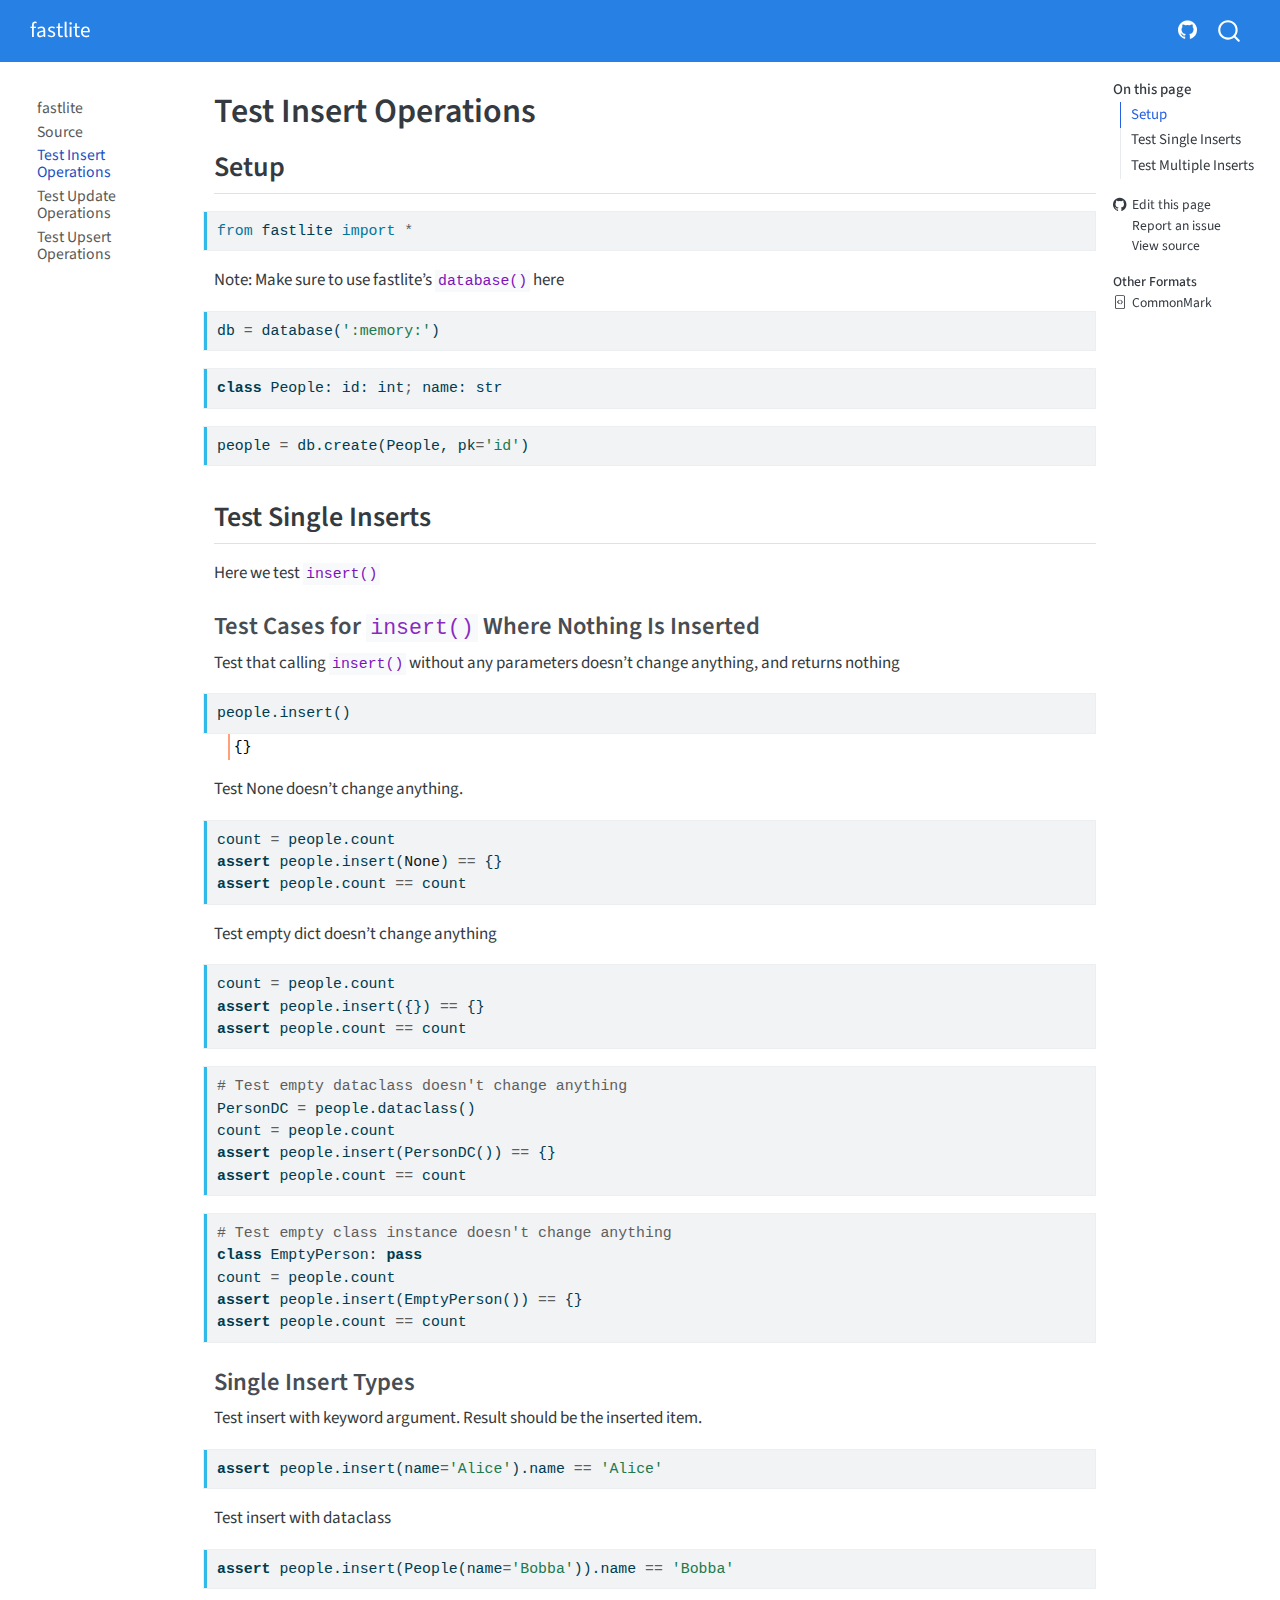
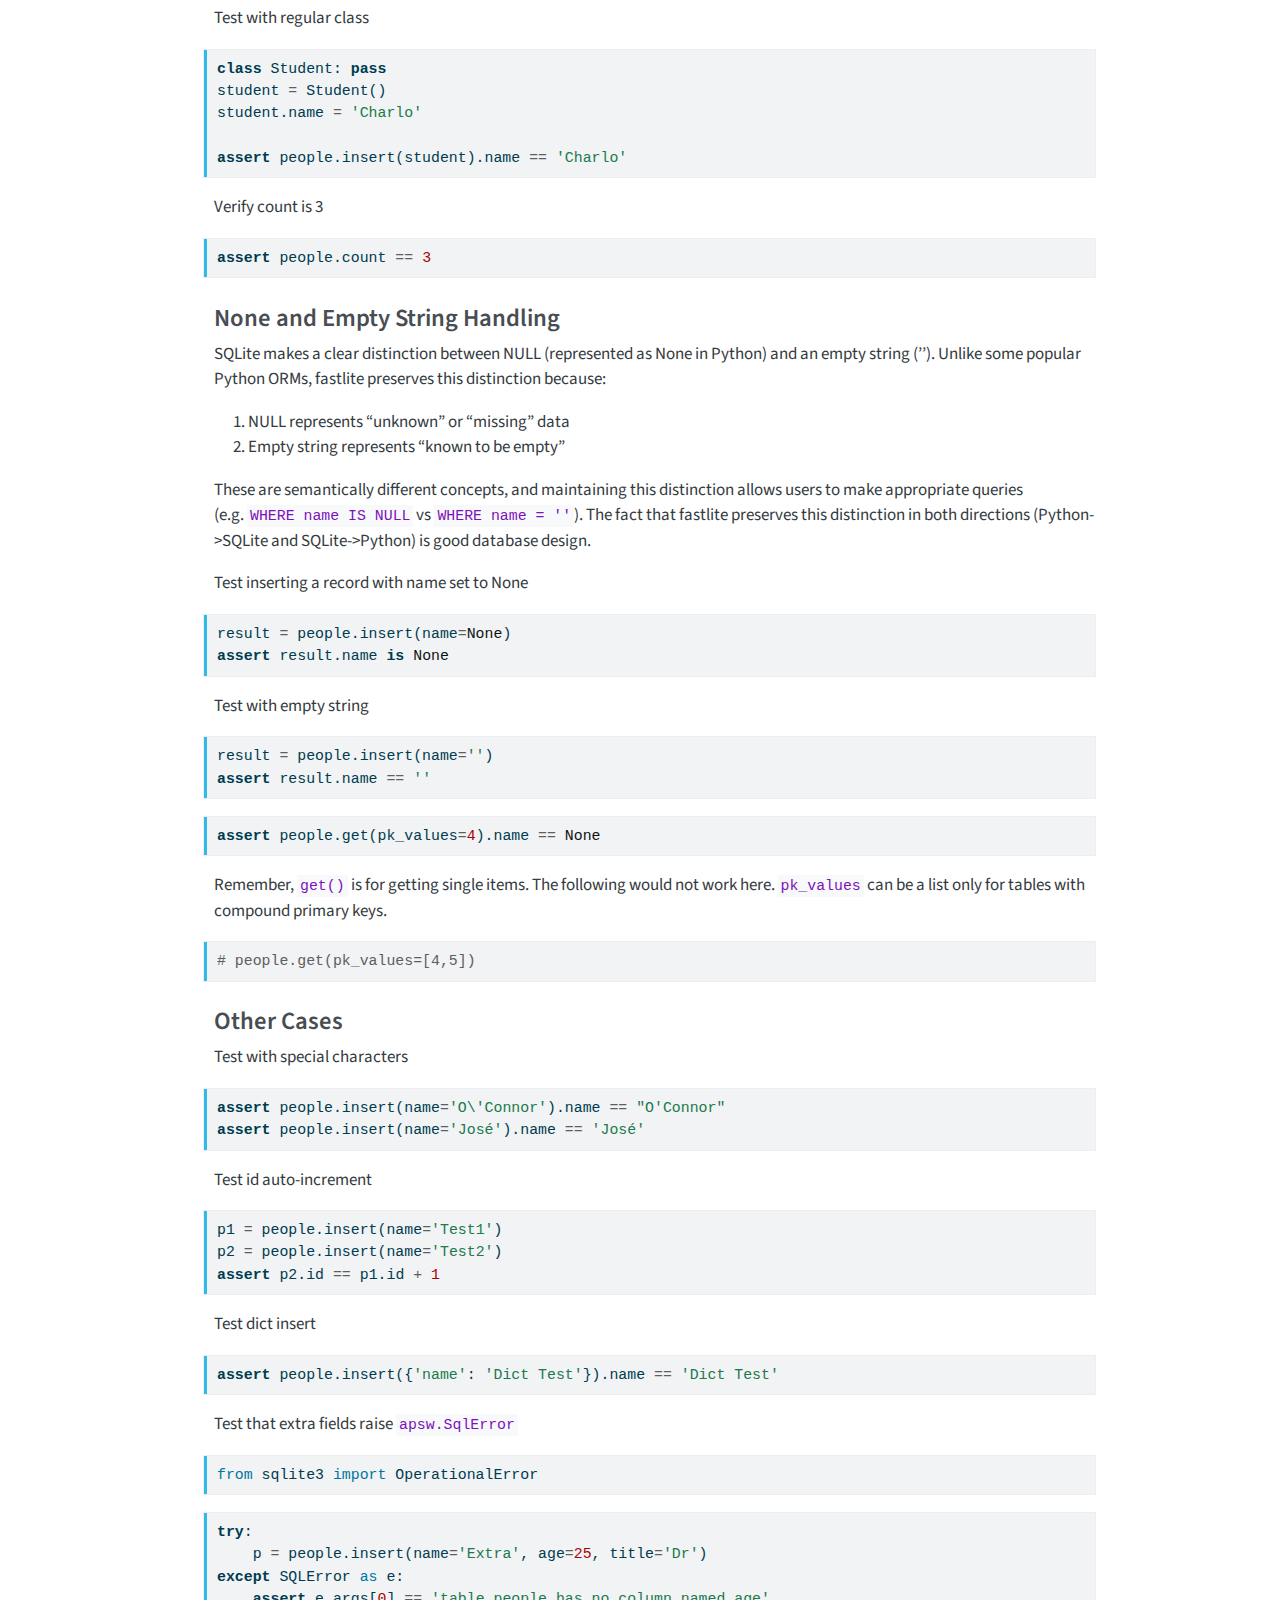
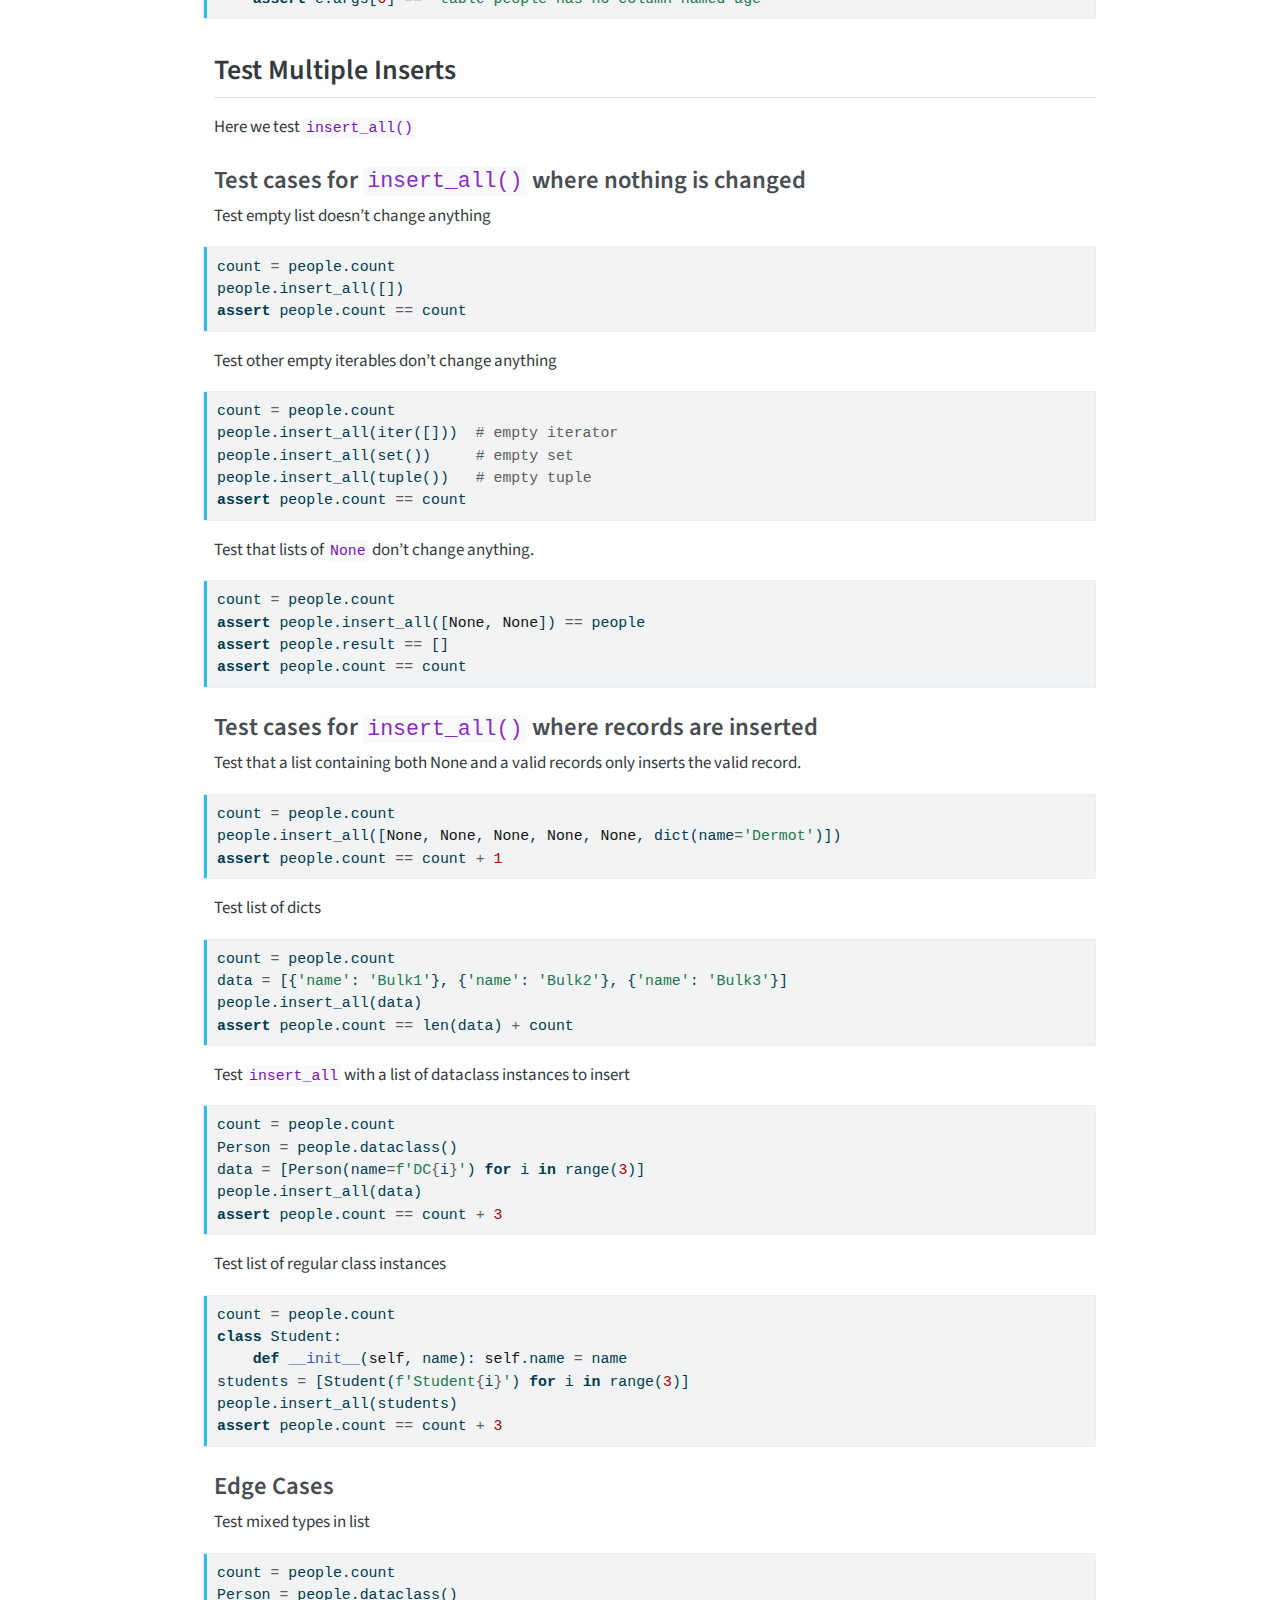
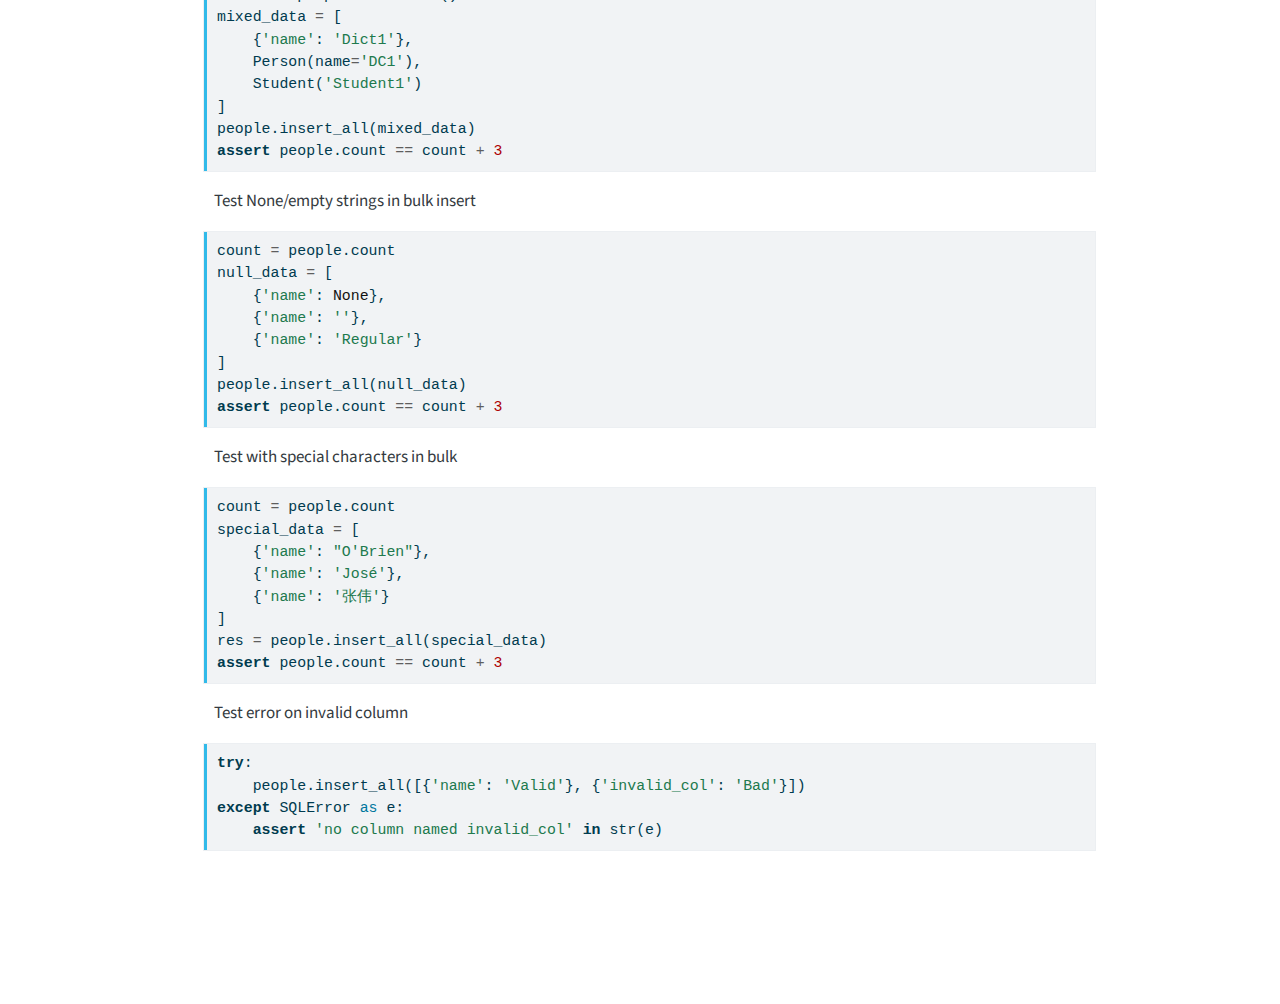
<file: test_insert.html>
<!DOCTYPE html>
<html xmlns="http://www.w3.org/1999/xhtml" lang="en" xml:lang="en"><head>

<meta charset="utf-8">
<meta name="generator" content="quarto-1.6.42">

<meta name="viewport" content="width=device-width, initial-scale=1.0, user-scalable=yes">


<title>Test Insert Operations – fastlite</title>
<style>
code{white-space: pre-wrap;}
span.smallcaps{font-variant: small-caps;}
div.columns{display: flex; gap: min(4vw, 1.5em);}
div.column{flex: auto; overflow-x: auto;}
div.hanging-indent{margin-left: 1.5em; text-indent: -1.5em;}
ul.task-list{list-style: none;}
ul.task-list li input[type="checkbox"] {
  width: 0.8em;
  margin: 0 0.8em 0.2em -1em; /* quarto-specific, see https://github.com/quarto-dev/quarto-cli/issues/4556 */ 
  vertical-align: middle;
}
/* CSS for syntax highlighting */
pre > code.sourceCode { white-space: pre; position: relative; }
pre > code.sourceCode > span { line-height: 1.25; }
pre > code.sourceCode > span:empty { height: 1.2em; }
.sourceCode { overflow: visible; }
code.sourceCode > span { color: inherit; text-decoration: inherit; }
div.sourceCode { margin: 1em 0; }
pre.sourceCode { margin: 0; }
@media screen {
div.sourceCode { overflow: auto; }
}
@media print {
pre > code.sourceCode { white-space: pre-wrap; }
pre > code.sourceCode > span { display: inline-block; text-indent: -5em; padding-left: 5em; }
}
pre.numberSource code
  { counter-reset: source-line 0; }
pre.numberSource code > span
  { position: relative; left: -4em; counter-increment: source-line; }
pre.numberSource code > span > a:first-child::before
  { content: counter(source-line);
    position: relative; left: -1em; text-align: right; vertical-align: baseline;
    border: none; display: inline-block;
    -webkit-touch-callout: none; -webkit-user-select: none;
    -khtml-user-select: none; -moz-user-select: none;
    -ms-user-select: none; user-select: none;
    padding: 0 4px; width: 4em;
  }
pre.numberSource { margin-left: 3em;  padding-left: 4px; }
div.sourceCode
  {   }
@media screen {
pre > code.sourceCode > span > a:first-child::before { text-decoration: underline; }
}
</style>


<script src="site_libs/quarto-nav/quarto-nav.js"></script>
<script src="site_libs/quarto-nav/headroom.min.js"></script>
<script src="site_libs/clipboard/clipboard.min.js"></script>
<script src="site_libs/quarto-search/autocomplete.umd.js"></script>
<script src="site_libs/quarto-search/fuse.min.js"></script>
<script src="site_libs/quarto-search/quarto-search.js"></script>
<meta name="quarto:offset" content="./">
<script src="site_libs/quarto-html/quarto.js"></script>
<script src="site_libs/quarto-html/popper.min.js"></script>
<script src="site_libs/quarto-html/tippy.umd.min.js"></script>
<script src="site_libs/quarto-html/anchor.min.js"></script>
<link href="site_libs/quarto-html/tippy.css" rel="stylesheet">
<link href="site_libs/quarto-html/quarto-syntax-highlighting-2f5df379a58b258e96c21c0638c20c03.css" rel="stylesheet" id="quarto-text-highlighting-styles">
<script src="site_libs/bootstrap/bootstrap.min.js"></script>
<link href="site_libs/bootstrap/bootstrap-icons.css" rel="stylesheet">
<link href="site_libs/bootstrap/bootstrap-e8debb7c1ec3fc3daa09d2b205e9e74e.min.css" rel="stylesheet" append-hash="true" id="quarto-bootstrap" data-mode="light">
<script id="quarto-search-options" type="application/json">{
  "location": "navbar",
  "copy-button": false,
  "collapse-after": 3,
  "panel-placement": "end",
  "type": "overlay",
  "limit": 50,
  "keyboard-shortcut": [
    "f",
    "/",
    "s"
  ],
  "show-item-context": false,
  "language": {
    "search-no-results-text": "No results",
    "search-matching-documents-text": "matching documents",
    "search-copy-link-title": "Copy link to search",
    "search-hide-matches-text": "Hide additional matches",
    "search-more-match-text": "more match in this document",
    "search-more-matches-text": "more matches in this document",
    "search-clear-button-title": "Clear",
    "search-text-placeholder": "",
    "search-detached-cancel-button-title": "Cancel",
    "search-submit-button-title": "Submit",
    "search-label": "Search"
  }
}</script>


<link rel="stylesheet" href="styles.css">
<meta property="og:title" content="Test Insert Operations – fastlite">
<meta property="og:description" content="A bit of extra usability for sqlite">
<meta property="og:site_name" content="fastlite">
<meta name="twitter:title" content="Test Insert Operations – fastlite">
<meta name="twitter:description" content="A bit of extra usability for sqlite">
<meta name="twitter:creator" content="@jeremyphoward">
<meta name="twitter:site" content="@jeremyphoward">
<meta name="twitter:card" content="summary">
</head>

<body class="nav-sidebar floating nav-fixed">

<div id="quarto-search-results"></div>
  <header id="quarto-header" class="headroom fixed-top">
    <nav class="navbar navbar-expand-lg " data-bs-theme="dark">
      <div class="navbar-container container-fluid">
      <div class="navbar-brand-container mx-auto">
    <a class="navbar-brand" href="./index.html">
    <span class="navbar-title">fastlite</span>
    </a>
  </div>
            <div id="quarto-search" class="" title="Search"></div>
          <button class="navbar-toggler" type="button" data-bs-toggle="collapse" data-bs-target="#navbarCollapse" aria-controls="navbarCollapse" role="menu" aria-expanded="false" aria-label="Toggle navigation" onclick="if (window.quartoToggleHeadroom) { window.quartoToggleHeadroom(); }">
  <span class="navbar-toggler-icon"></span>
</button>
          <div class="collapse navbar-collapse" id="navbarCollapse">
            <ul class="navbar-nav navbar-nav-scroll ms-auto">
  <li class="nav-item compact">
    <a class="nav-link" href="https://github.com/AnswerDotAI/fastlite"> <i class="bi bi-github" role="img" aria-label="GitHub">
</i> 
<span class="menu-text"></span></a>
  </li>  
</ul>
          </div> <!-- /navcollapse -->
            <div class="quarto-navbar-tools">
</div>
      </div> <!-- /container-fluid -->
    </nav>
  <nav class="quarto-secondary-nav">
    <div class="container-fluid d-flex">
      <button type="button" class="quarto-btn-toggle btn" data-bs-toggle="collapse" role="button" data-bs-target=".quarto-sidebar-collapse-item" aria-controls="quarto-sidebar" aria-expanded="false" aria-label="Toggle sidebar navigation" onclick="if (window.quartoToggleHeadroom) { window.quartoToggleHeadroom(); }">
        <i class="bi bi-layout-text-sidebar-reverse"></i>
      </button>
        <nav class="quarto-page-breadcrumbs" aria-label="breadcrumb"><ol class="breadcrumb"><li class="breadcrumb-item"><a href="./test_insert.html">Test Insert Operations</a></li></ol></nav>
        <a class="flex-grow-1" role="navigation" data-bs-toggle="collapse" data-bs-target=".quarto-sidebar-collapse-item" aria-controls="quarto-sidebar" aria-expanded="false" aria-label="Toggle sidebar navigation" onclick="if (window.quartoToggleHeadroom) { window.quartoToggleHeadroom(); }">      
        </a>
    </div>
  </nav>
</header>
<!-- content -->
<div id="quarto-content" class="quarto-container page-columns page-rows-contents page-layout-article page-navbar">
<!-- sidebar -->
  <nav id="quarto-sidebar" class="sidebar collapse collapse-horizontal quarto-sidebar-collapse-item sidebar-navigation floating overflow-auto">
    <div class="sidebar-menu-container"> 
    <ul class="list-unstyled mt-1">
        <li class="sidebar-item">
  <div class="sidebar-item-container"> 
  <a href="./index.html" class="sidebar-item-text sidebar-link">
 <span class="menu-text">fastlite</span></a>
  </div>
</li>
        <li class="sidebar-item">
  <div class="sidebar-item-container"> 
  <a href="./core.html" class="sidebar-item-text sidebar-link">
 <span class="menu-text">Source</span></a>
  </div>
</li>
        <li class="sidebar-item">
  <div class="sidebar-item-container"> 
  <a href="./test_insert.html" class="sidebar-item-text sidebar-link active">
 <span class="menu-text">Test Insert Operations</span></a>
  </div>
</li>
        <li class="sidebar-item">
  <div class="sidebar-item-container"> 
  <a href="./test_update.html" class="sidebar-item-text sidebar-link">
 <span class="menu-text">Test Update Operations</span></a>
  </div>
</li>
        <li class="sidebar-item">
  <div class="sidebar-item-container"> 
  <a href="./test_upsert.html" class="sidebar-item-text sidebar-link">
 <span class="menu-text">Test Upsert Operations</span></a>
  </div>
</li>
    </ul>
    </div>
</nav>
<div id="quarto-sidebar-glass" class="quarto-sidebar-collapse-item" data-bs-toggle="collapse" data-bs-target=".quarto-sidebar-collapse-item"></div>
<!-- margin-sidebar -->
    <div id="quarto-margin-sidebar" class="sidebar margin-sidebar">
        <nav id="TOC" role="doc-toc" class="toc-active">
    <h2 id="toc-title">On this page</h2>
   
  <ul>
  <li><a href="#setup" id="toc-setup" class="nav-link active" data-scroll-target="#setup">Setup</a></li>
  <li><a href="#test-single-inserts" id="toc-test-single-inserts" class="nav-link" data-scroll-target="#test-single-inserts">Test Single Inserts</a>
  <ul class="collapse">
  <li><a href="#test-cases-for-insert-where-nothing-is-inserted" id="toc-test-cases-for-insert-where-nothing-is-inserted" class="nav-link" data-scroll-target="#test-cases-for-insert-where-nothing-is-inserted">Test Cases for <code>insert()</code> Where Nothing Is Inserted</a></li>
  <li><a href="#single-insert-types" id="toc-single-insert-types" class="nav-link" data-scroll-target="#single-insert-types">Single Insert Types</a></li>
  <li><a href="#none-and-empty-string-handling" id="toc-none-and-empty-string-handling" class="nav-link" data-scroll-target="#none-and-empty-string-handling">None and Empty String Handling</a></li>
  <li><a href="#other-cases" id="toc-other-cases" class="nav-link" data-scroll-target="#other-cases">Other Cases</a></li>
  </ul></li>
  <li><a href="#test-multiple-inserts" id="toc-test-multiple-inserts" class="nav-link" data-scroll-target="#test-multiple-inserts">Test Multiple Inserts</a>
  <ul class="collapse">
  <li><a href="#test-cases-for-insert_all-where-nothing-is-changed" id="toc-test-cases-for-insert_all-where-nothing-is-changed" class="nav-link" data-scroll-target="#test-cases-for-insert_all-where-nothing-is-changed">Test cases for <code>insert_all()</code> where nothing is changed</a></li>
  <li><a href="#test-cases-for-insert_all-where-records-are-inserted" id="toc-test-cases-for-insert_all-where-records-are-inserted" class="nav-link" data-scroll-target="#test-cases-for-insert_all-where-records-are-inserted">Test cases for <code>insert_all()</code> where records are inserted</a></li>
  <li><a href="#edge-cases" id="toc-edge-cases" class="nav-link" data-scroll-target="#edge-cases">Edge Cases</a></li>
  </ul></li>
  </ul>
<div class="toc-actions"><ul><li><a href="https://github.dev/AnswerDotAI/fastlite/blob/main/nbs/test_insert.ipynb" class="toc-action"><i class="bi bi-github"></i>Edit this page</a></li><li><a href="https://github.com/AnswerDotAI/fastlite/issues/new" class="toc-action"><i class="bi empty"></i>Report an issue</a></li><li><a href="https://github.com/AnswerDotAI/fastlite/blob/main/nbs/test_insert.ipynb" class="toc-action"><i class="bi empty"></i>View source</a></li></ul></div><div class="quarto-alternate-formats"><h2>Other Formats</h2><ul><li><a href="test_insert.html.md"><i class="bi bi-file-code"></i>CommonMark</a></li></ul></div></nav>
    </div>
<!-- main -->
<main class="content" id="quarto-document-content">

<header id="title-block-header" class="quarto-title-block default">
<div class="quarto-title">
<h1 class="title">Test Insert Operations</h1>
</div>



<div class="quarto-title-meta">

    
  
    
  </div>
  


</header>


<!-- WARNING: THIS FILE WAS AUTOGENERATED! DO NOT EDIT! -->
<section id="setup" class="level2">
<h2 class="anchored" data-anchor-id="setup">Setup</h2>
<div id="ad470f25" class="cell">
<div class="sourceCode cell-code" id="cb1"><pre class="sourceCode python code-with-copy"><code class="sourceCode python"><span id="cb1-1"><a href="#cb1-1" aria-hidden="true" tabindex="-1"></a><span class="im">from</span> fastlite <span class="im">import</span> <span class="op">*</span></span></code><button title="Copy to Clipboard" class="code-copy-button"><i class="bi"></i></button></pre></div>
</div>
<p>Note: Make sure to use fastlite’s <code>database()</code> here</p>
<div id="97dd1b48" class="cell">
<div class="sourceCode cell-code" id="cb2"><pre class="sourceCode python code-with-copy"><code class="sourceCode python"><span id="cb2-1"><a href="#cb2-1" aria-hidden="true" tabindex="-1"></a>db <span class="op">=</span> database(<span class="st">':memory:'</span>)</span></code><button title="Copy to Clipboard" class="code-copy-button"><i class="bi"></i></button></pre></div>
</div>
<div id="5102a3ac" class="cell">
<div class="sourceCode cell-code" id="cb3"><pre class="sourceCode python code-with-copy"><code class="sourceCode python"><span id="cb3-1"><a href="#cb3-1" aria-hidden="true" tabindex="-1"></a><span class="kw">class</span> People: <span class="bu">id</span>: <span class="bu">int</span><span class="op">;</span> name: <span class="bu">str</span></span></code><button title="Copy to Clipboard" class="code-copy-button"><i class="bi"></i></button></pre></div>
</div>
<div id="9188c149" class="cell">
<div class="sourceCode cell-code" id="cb4"><pre class="sourceCode python code-with-copy"><code class="sourceCode python"><span id="cb4-1"><a href="#cb4-1" aria-hidden="true" tabindex="-1"></a>people <span class="op">=</span> db.create(People, pk<span class="op">=</span><span class="st">'id'</span>)</span></code><button title="Copy to Clipboard" class="code-copy-button"><i class="bi"></i></button></pre></div>
</div>
</section>
<section id="test-single-inserts" class="level2">
<h2 class="anchored" data-anchor-id="test-single-inserts">Test Single Inserts</h2>
<p>Here we test <code>insert()</code></p>
<section id="test-cases-for-insert-where-nothing-is-inserted" class="level3">
<h3 class="anchored" data-anchor-id="test-cases-for-insert-where-nothing-is-inserted">Test Cases for <code>insert()</code> Where Nothing Is Inserted</h3>
<p>Test that calling <code>insert()</code> without any parameters doesn’t change anything, and returns nothing</p>
<div id="fba0c4f7" class="cell">
<div class="sourceCode cell-code" id="cb5"><pre class="sourceCode python code-with-copy"><code class="sourceCode python"><span id="cb5-1"><a href="#cb5-1" aria-hidden="true" tabindex="-1"></a>people.insert()</span></code><button title="Copy to Clipboard" class="code-copy-button"><i class="bi"></i></button></pre></div>
<div class="cell-output cell-output-display">
<pre><code>{}</code></pre>
</div>
</div>
<p>Test None doesn’t change anything.</p>
<div id="ace59c88" class="cell">
<div class="sourceCode cell-code" id="cb7"><pre class="sourceCode python code-with-copy"><code class="sourceCode python"><span id="cb7-1"><a href="#cb7-1" aria-hidden="true" tabindex="-1"></a>count <span class="op">=</span> people.count</span>
<span id="cb7-2"><a href="#cb7-2" aria-hidden="true" tabindex="-1"></a><span class="cf">assert</span> people.insert(<span class="va">None</span>) <span class="op">==</span> {}</span>
<span id="cb7-3"><a href="#cb7-3" aria-hidden="true" tabindex="-1"></a><span class="cf">assert</span> people.count <span class="op">==</span> count</span></code><button title="Copy to Clipboard" class="code-copy-button"><i class="bi"></i></button></pre></div>
</div>
<p>Test empty dict doesn’t change anything</p>
<div id="a93ec70a" class="cell">
<div class="sourceCode cell-code" id="cb8"><pre class="sourceCode python code-with-copy"><code class="sourceCode python"><span id="cb8-1"><a href="#cb8-1" aria-hidden="true" tabindex="-1"></a>count <span class="op">=</span> people.count</span>
<span id="cb8-2"><a href="#cb8-2" aria-hidden="true" tabindex="-1"></a><span class="cf">assert</span> people.insert({}) <span class="op">==</span> {}</span>
<span id="cb8-3"><a href="#cb8-3" aria-hidden="true" tabindex="-1"></a><span class="cf">assert</span> people.count <span class="op">==</span> count</span></code><button title="Copy to Clipboard" class="code-copy-button"><i class="bi"></i></button></pre></div>
</div>
<div id="79cd5186" class="cell">
<div class="sourceCode cell-code" id="cb9"><pre class="sourceCode python code-with-copy"><code class="sourceCode python"><span id="cb9-1"><a href="#cb9-1" aria-hidden="true" tabindex="-1"></a><span class="co"># Test empty dataclass doesn't change anything</span></span>
<span id="cb9-2"><a href="#cb9-2" aria-hidden="true" tabindex="-1"></a>PersonDC <span class="op">=</span> people.dataclass()</span>
<span id="cb9-3"><a href="#cb9-3" aria-hidden="true" tabindex="-1"></a>count <span class="op">=</span> people.count</span>
<span id="cb9-4"><a href="#cb9-4" aria-hidden="true" tabindex="-1"></a><span class="cf">assert</span> people.insert(PersonDC()) <span class="op">==</span> {}</span>
<span id="cb9-5"><a href="#cb9-5" aria-hidden="true" tabindex="-1"></a><span class="cf">assert</span> people.count <span class="op">==</span> count</span></code><button title="Copy to Clipboard" class="code-copy-button"><i class="bi"></i></button></pre></div>
</div>
<div id="aa988175" class="cell">
<div class="sourceCode cell-code" id="cb10"><pre class="sourceCode python code-with-copy"><code class="sourceCode python"><span id="cb10-1"><a href="#cb10-1" aria-hidden="true" tabindex="-1"></a><span class="co"># Test empty class instance doesn't change anything</span></span>
<span id="cb10-2"><a href="#cb10-2" aria-hidden="true" tabindex="-1"></a><span class="kw">class</span> EmptyPerson: <span class="cf">pass</span></span>
<span id="cb10-3"><a href="#cb10-3" aria-hidden="true" tabindex="-1"></a>count <span class="op">=</span> people.count</span>
<span id="cb10-4"><a href="#cb10-4" aria-hidden="true" tabindex="-1"></a><span class="cf">assert</span> people.insert(EmptyPerson()) <span class="op">==</span> {}</span>
<span id="cb10-5"><a href="#cb10-5" aria-hidden="true" tabindex="-1"></a><span class="cf">assert</span> people.count <span class="op">==</span> count</span></code><button title="Copy to Clipboard" class="code-copy-button"><i class="bi"></i></button></pre></div>
</div>
</section>
<section id="single-insert-types" class="level3">
<h3 class="anchored" data-anchor-id="single-insert-types">Single Insert Types</h3>
<p>Test insert with keyword argument. Result should be the inserted item.</p>
<div id="1fdd0aaf" class="cell">
<div class="sourceCode cell-code" id="cb11"><pre class="sourceCode python code-with-copy"><code class="sourceCode python"><span id="cb11-1"><a href="#cb11-1" aria-hidden="true" tabindex="-1"></a><span class="cf">assert</span> people.insert(name<span class="op">=</span><span class="st">'Alice'</span>).name <span class="op">==</span> <span class="st">'Alice'</span></span></code><button title="Copy to Clipboard" class="code-copy-button"><i class="bi"></i></button></pre></div>
</div>
<p>Test insert with dataclass</p>
<div id="c736aa0f" class="cell">
<div class="sourceCode cell-code" id="cb12"><pre class="sourceCode python code-with-copy"><code class="sourceCode python"><span id="cb12-1"><a href="#cb12-1" aria-hidden="true" tabindex="-1"></a><span class="cf">assert</span> people.insert(People(name<span class="op">=</span><span class="st">'Bobba'</span>)).name <span class="op">==</span> <span class="st">'Bobba'</span></span></code><button title="Copy to Clipboard" class="code-copy-button"><i class="bi"></i></button></pre></div>
</div>
<p>Test with regular class</p>
<div id="cfd90ab0" class="cell">
<div class="sourceCode cell-code" id="cb13"><pre class="sourceCode python code-with-copy"><code class="sourceCode python"><span id="cb13-1"><a href="#cb13-1" aria-hidden="true" tabindex="-1"></a><span class="kw">class</span> Student: <span class="cf">pass</span></span>
<span id="cb13-2"><a href="#cb13-2" aria-hidden="true" tabindex="-1"></a>student <span class="op">=</span> Student()</span>
<span id="cb13-3"><a href="#cb13-3" aria-hidden="true" tabindex="-1"></a>student.name <span class="op">=</span> <span class="st">'Charlo'</span></span>
<span id="cb13-4"><a href="#cb13-4" aria-hidden="true" tabindex="-1"></a></span>
<span id="cb13-5"><a href="#cb13-5" aria-hidden="true" tabindex="-1"></a><span class="cf">assert</span> people.insert(student).name <span class="op">==</span> <span class="st">'Charlo'</span></span></code><button title="Copy to Clipboard" class="code-copy-button"><i class="bi"></i></button></pre></div>
</div>
<p>Verify count is 3</p>
<div id="72a25f8d" class="cell">
<div class="sourceCode cell-code" id="cb14"><pre class="sourceCode python code-with-copy"><code class="sourceCode python"><span id="cb14-1"><a href="#cb14-1" aria-hidden="true" tabindex="-1"></a><span class="cf">assert</span> people.count <span class="op">==</span> <span class="dv">3</span></span></code><button title="Copy to Clipboard" class="code-copy-button"><i class="bi"></i></button></pre></div>
</div>
</section>
<section id="none-and-empty-string-handling" class="level3">
<h3 class="anchored" data-anchor-id="none-and-empty-string-handling">None and Empty String Handling</h3>
<p>SQLite makes a clear distinction between NULL (represented as None in Python) and an empty string (’’). Unlike some popular Python ORMs, fastlite preserves this distinction because:</p>
<ol type="1">
<li>NULL represents “unknown” or “missing” data</li>
<li>Empty string represents “known to be empty”</li>
</ol>
<p>These are semantically different concepts, and maintaining this distinction allows users to make appropriate queries (e.g.&nbsp;<code>WHERE name IS NULL</code> vs <code>WHERE name = ''</code>). The fact that fastlite preserves this distinction in both directions (Python-&gt;SQLite and SQLite-&gt;Python) is good database design.</p>
<p>Test inserting a record with name set to None</p>
<div id="5a968d13" class="cell">
<div class="sourceCode cell-code" id="cb15"><pre class="sourceCode python code-with-copy"><code class="sourceCode python"><span id="cb15-1"><a href="#cb15-1" aria-hidden="true" tabindex="-1"></a>result <span class="op">=</span> people.insert(name<span class="op">=</span><span class="va">None</span>)</span>
<span id="cb15-2"><a href="#cb15-2" aria-hidden="true" tabindex="-1"></a><span class="cf">assert</span> result.name <span class="kw">is</span> <span class="va">None</span></span></code><button title="Copy to Clipboard" class="code-copy-button"><i class="bi"></i></button></pre></div>
</div>
<p>Test with empty string</p>
<div id="92d53608" class="cell">
<div class="sourceCode cell-code" id="cb16"><pre class="sourceCode python code-with-copy"><code class="sourceCode python"><span id="cb16-1"><a href="#cb16-1" aria-hidden="true" tabindex="-1"></a>result <span class="op">=</span> people.insert(name<span class="op">=</span><span class="st">''</span>)</span>
<span id="cb16-2"><a href="#cb16-2" aria-hidden="true" tabindex="-1"></a><span class="cf">assert</span> result.name <span class="op">==</span> <span class="st">''</span></span></code><button title="Copy to Clipboard" class="code-copy-button"><i class="bi"></i></button></pre></div>
</div>
<div id="51cb29b1" class="cell">
<div class="sourceCode cell-code" id="cb17"><pre class="sourceCode python code-with-copy"><code class="sourceCode python"><span id="cb17-1"><a href="#cb17-1" aria-hidden="true" tabindex="-1"></a><span class="cf">assert</span> people.get(pk_values<span class="op">=</span><span class="dv">4</span>).name <span class="op">==</span> <span class="va">None</span></span></code><button title="Copy to Clipboard" class="code-copy-button"><i class="bi"></i></button></pre></div>
</div>
<p>Remember, <code>get()</code> is for getting single items. The following would not work here. <code>pk_values</code> can be a list only for tables with compound primary keys.</p>
<div class="sourceCode" id="cb18"><pre class="sourceCode python code-with-copy"><code class="sourceCode python"><span id="cb18-1"><a href="#cb18-1" aria-hidden="true" tabindex="-1"></a><span class="co"># people.get(pk_values=[4,5])</span></span></code><button title="Copy to Clipboard" class="code-copy-button"><i class="bi"></i></button></pre></div>
</section>
<section id="other-cases" class="level3">
<h3 class="anchored" data-anchor-id="other-cases">Other Cases</h3>
<p>Test with special characters</p>
<div id="972bab86" class="cell">
<div class="sourceCode cell-code" id="cb19"><pre class="sourceCode python code-with-copy"><code class="sourceCode python"><span id="cb19-1"><a href="#cb19-1" aria-hidden="true" tabindex="-1"></a><span class="cf">assert</span> people.insert(name<span class="op">=</span><span class="st">'O</span><span class="ch">\'</span><span class="st">Connor'</span>).name <span class="op">==</span> <span class="st">"O'Connor"</span></span>
<span id="cb19-2"><a href="#cb19-2" aria-hidden="true" tabindex="-1"></a><span class="cf">assert</span> people.insert(name<span class="op">=</span><span class="st">'José'</span>).name <span class="op">==</span> <span class="st">'José'</span></span></code><button title="Copy to Clipboard" class="code-copy-button"><i class="bi"></i></button></pre></div>
</div>
<p>Test id auto-increment</p>
<div id="55364dd6" class="cell">
<div class="sourceCode cell-code" id="cb20"><pre class="sourceCode python code-with-copy"><code class="sourceCode python"><span id="cb20-1"><a href="#cb20-1" aria-hidden="true" tabindex="-1"></a>p1 <span class="op">=</span> people.insert(name<span class="op">=</span><span class="st">'Test1'</span>)</span>
<span id="cb20-2"><a href="#cb20-2" aria-hidden="true" tabindex="-1"></a>p2 <span class="op">=</span> people.insert(name<span class="op">=</span><span class="st">'Test2'</span>) </span>
<span id="cb20-3"><a href="#cb20-3" aria-hidden="true" tabindex="-1"></a><span class="cf">assert</span> p2.<span class="bu">id</span> <span class="op">==</span> p1.<span class="bu">id</span> <span class="op">+</span> <span class="dv">1</span></span></code><button title="Copy to Clipboard" class="code-copy-button"><i class="bi"></i></button></pre></div>
</div>
<p>Test dict insert</p>
<div id="45a4c2aa" class="cell">
<div class="sourceCode cell-code" id="cb21"><pre class="sourceCode python code-with-copy"><code class="sourceCode python"><span id="cb21-1"><a href="#cb21-1" aria-hidden="true" tabindex="-1"></a><span class="cf">assert</span> people.insert({<span class="st">'name'</span>: <span class="st">'Dict Test'</span>}).name <span class="op">==</span> <span class="st">'Dict Test'</span></span></code><button title="Copy to Clipboard" class="code-copy-button"><i class="bi"></i></button></pre></div>
</div>
<p>Test that extra fields raise <code>apsw.SqlError</code></p>
<div id="07c034e9" class="cell">
<div class="sourceCode cell-code" id="cb22"><pre class="sourceCode python code-with-copy"><code class="sourceCode python"><span id="cb22-1"><a href="#cb22-1" aria-hidden="true" tabindex="-1"></a><span class="im">from</span> sqlite3 <span class="im">import</span> OperationalError</span></code><button title="Copy to Clipboard" class="code-copy-button"><i class="bi"></i></button></pre></div>
</div>
<div id="963008b6" class="cell">
<div class="sourceCode cell-code" id="cb23"><pre class="sourceCode python code-with-copy"><code class="sourceCode python"><span id="cb23-1"><a href="#cb23-1" aria-hidden="true" tabindex="-1"></a><span class="cf">try</span>:</span>
<span id="cb23-2"><a href="#cb23-2" aria-hidden="true" tabindex="-1"></a>    p <span class="op">=</span> people.insert(name<span class="op">=</span><span class="st">'Extra'</span>, age<span class="op">=</span><span class="dv">25</span>, title<span class="op">=</span><span class="st">'Dr'</span>)</span>
<span id="cb23-3"><a href="#cb23-3" aria-hidden="true" tabindex="-1"></a><span class="cf">except</span> SQLError <span class="im">as</span> e:</span>
<span id="cb23-4"><a href="#cb23-4" aria-hidden="true" tabindex="-1"></a>    <span class="cf">assert</span> e.args[<span class="dv">0</span>] <span class="op">==</span> <span class="st">'table people has no column named age'</span></span></code><button title="Copy to Clipboard" class="code-copy-button"><i class="bi"></i></button></pre></div>
</div>
</section>
</section>
<section id="test-multiple-inserts" class="level2">
<h2 class="anchored" data-anchor-id="test-multiple-inserts">Test Multiple Inserts</h2>
<p>Here we test <code>insert_all()</code></p>
<section id="test-cases-for-insert_all-where-nothing-is-changed" class="level3">
<h3 class="anchored" data-anchor-id="test-cases-for-insert_all-where-nothing-is-changed">Test cases for <code>insert_all()</code> where nothing is changed</h3>
<p>Test empty list doesn’t change anything</p>
<div id="c8a95079" class="cell">
<div class="sourceCode cell-code" id="cb24"><pre class="sourceCode python code-with-copy"><code class="sourceCode python"><span id="cb24-1"><a href="#cb24-1" aria-hidden="true" tabindex="-1"></a>count <span class="op">=</span> people.count</span>
<span id="cb24-2"><a href="#cb24-2" aria-hidden="true" tabindex="-1"></a>people.insert_all([])</span>
<span id="cb24-3"><a href="#cb24-3" aria-hidden="true" tabindex="-1"></a><span class="cf">assert</span> people.count <span class="op">==</span> count</span></code><button title="Copy to Clipboard" class="code-copy-button"><i class="bi"></i></button></pre></div>
</div>
<p>Test other empty iterables don’t change anything</p>
<div id="cee37620" class="cell">
<div class="sourceCode cell-code" id="cb25"><pre class="sourceCode python code-with-copy"><code class="sourceCode python"><span id="cb25-1"><a href="#cb25-1" aria-hidden="true" tabindex="-1"></a>count <span class="op">=</span> people.count</span>
<span id="cb25-2"><a href="#cb25-2" aria-hidden="true" tabindex="-1"></a>people.insert_all(<span class="bu">iter</span>([]))  <span class="co"># empty iterator</span></span>
<span id="cb25-3"><a href="#cb25-3" aria-hidden="true" tabindex="-1"></a>people.insert_all(<span class="bu">set</span>())     <span class="co"># empty set</span></span>
<span id="cb25-4"><a href="#cb25-4" aria-hidden="true" tabindex="-1"></a>people.insert_all(<span class="bu">tuple</span>())   <span class="co"># empty tuple</span></span>
<span id="cb25-5"><a href="#cb25-5" aria-hidden="true" tabindex="-1"></a><span class="cf">assert</span> people.count <span class="op">==</span> count</span></code><button title="Copy to Clipboard" class="code-copy-button"><i class="bi"></i></button></pre></div>
</div>
<p>Test that lists of <code>None</code> don’t change anything.</p>
<div id="98118662" class="cell">
<div class="sourceCode cell-code" id="cb26"><pre class="sourceCode python code-with-copy"><code class="sourceCode python"><span id="cb26-1"><a href="#cb26-1" aria-hidden="true" tabindex="-1"></a>count <span class="op">=</span> people.count</span>
<span id="cb26-2"><a href="#cb26-2" aria-hidden="true" tabindex="-1"></a><span class="cf">assert</span> people.insert_all([<span class="va">None</span>, <span class="va">None</span>]) <span class="op">==</span> people</span>
<span id="cb26-3"><a href="#cb26-3" aria-hidden="true" tabindex="-1"></a><span class="cf">assert</span> people.result <span class="op">==</span> []</span>
<span id="cb26-4"><a href="#cb26-4" aria-hidden="true" tabindex="-1"></a><span class="cf">assert</span> people.count <span class="op">==</span> count</span></code><button title="Copy to Clipboard" class="code-copy-button"><i class="bi"></i></button></pre></div>
</div>
</section>
<section id="test-cases-for-insert_all-where-records-are-inserted" class="level3">
<h3 class="anchored" data-anchor-id="test-cases-for-insert_all-where-records-are-inserted">Test cases for <code>insert_all()</code> where records are inserted</h3>
<p>Test that a list containing both None and a valid records only inserts the valid record.</p>
<div id="96632dfb" class="cell">
<div class="sourceCode cell-code" id="cb27"><pre class="sourceCode python code-with-copy"><code class="sourceCode python"><span id="cb27-1"><a href="#cb27-1" aria-hidden="true" tabindex="-1"></a>count <span class="op">=</span> people.count</span>
<span id="cb27-2"><a href="#cb27-2" aria-hidden="true" tabindex="-1"></a>people.insert_all([<span class="va">None</span>, <span class="va">None</span>, <span class="va">None</span>, <span class="va">None</span>, <span class="va">None</span>, <span class="bu">dict</span>(name<span class="op">=</span><span class="st">'Dermot'</span>)])</span>
<span id="cb27-3"><a href="#cb27-3" aria-hidden="true" tabindex="-1"></a><span class="cf">assert</span> people.count <span class="op">==</span> count <span class="op">+</span> <span class="dv">1</span></span></code><button title="Copy to Clipboard" class="code-copy-button"><i class="bi"></i></button></pre></div>
</div>
<p>Test list of dicts</p>
<div id="b110b0a7" class="cell">
<div class="sourceCode cell-code" id="cb28"><pre class="sourceCode python code-with-copy"><code class="sourceCode python"><span id="cb28-1"><a href="#cb28-1" aria-hidden="true" tabindex="-1"></a>count <span class="op">=</span> people.count</span>
<span id="cb28-2"><a href="#cb28-2" aria-hidden="true" tabindex="-1"></a>data <span class="op">=</span> [{<span class="st">'name'</span>: <span class="st">'Bulk1'</span>}, {<span class="st">'name'</span>: <span class="st">'Bulk2'</span>}, {<span class="st">'name'</span>: <span class="st">'Bulk3'</span>}]</span>
<span id="cb28-3"><a href="#cb28-3" aria-hidden="true" tabindex="-1"></a>people.insert_all(data)</span>
<span id="cb28-4"><a href="#cb28-4" aria-hidden="true" tabindex="-1"></a><span class="cf">assert</span> people.count <span class="op">==</span> <span class="bu">len</span>(data) <span class="op">+</span> count</span></code><button title="Copy to Clipboard" class="code-copy-button"><i class="bi"></i></button></pre></div>
</div>
<p>Test <code>insert_all</code> with a list of dataclass instances to insert</p>
<div id="803e6bc9" class="cell">
<div class="sourceCode cell-code" id="cb29"><pre class="sourceCode python code-with-copy"><code class="sourceCode python"><span id="cb29-1"><a href="#cb29-1" aria-hidden="true" tabindex="-1"></a>count <span class="op">=</span> people.count</span>
<span id="cb29-2"><a href="#cb29-2" aria-hidden="true" tabindex="-1"></a>Person <span class="op">=</span> people.dataclass()</span>
<span id="cb29-3"><a href="#cb29-3" aria-hidden="true" tabindex="-1"></a>data <span class="op">=</span> [Person(name<span class="op">=</span><span class="ss">f'DC</span><span class="sc">{</span>i<span class="sc">}</span><span class="ss">'</span>) <span class="cf">for</span> i <span class="kw">in</span> <span class="bu">range</span>(<span class="dv">3</span>)]</span>
<span id="cb29-4"><a href="#cb29-4" aria-hidden="true" tabindex="-1"></a>people.insert_all(data)</span>
<span id="cb29-5"><a href="#cb29-5" aria-hidden="true" tabindex="-1"></a><span class="cf">assert</span> people.count <span class="op">==</span> count <span class="op">+</span> <span class="dv">3</span></span></code><button title="Copy to Clipboard" class="code-copy-button"><i class="bi"></i></button></pre></div>
</div>
<p>Test list of regular class instances</p>
<div id="570d5dce" class="cell">
<div class="sourceCode cell-code" id="cb30"><pre class="sourceCode python code-with-copy"><code class="sourceCode python"><span id="cb30-1"><a href="#cb30-1" aria-hidden="true" tabindex="-1"></a>count <span class="op">=</span> people.count</span>
<span id="cb30-2"><a href="#cb30-2" aria-hidden="true" tabindex="-1"></a><span class="kw">class</span> Student:</span>
<span id="cb30-3"><a href="#cb30-3" aria-hidden="true" tabindex="-1"></a>    <span class="kw">def</span> <span class="fu">__init__</span>(<span class="va">self</span>, name): <span class="va">self</span>.name <span class="op">=</span> name</span>
<span id="cb30-4"><a href="#cb30-4" aria-hidden="true" tabindex="-1"></a>students <span class="op">=</span> [Student(<span class="ss">f'Student</span><span class="sc">{</span>i<span class="sc">}</span><span class="ss">'</span>) <span class="cf">for</span> i <span class="kw">in</span> <span class="bu">range</span>(<span class="dv">3</span>)]</span>
<span id="cb30-5"><a href="#cb30-5" aria-hidden="true" tabindex="-1"></a>people.insert_all(students)</span>
<span id="cb30-6"><a href="#cb30-6" aria-hidden="true" tabindex="-1"></a><span class="cf">assert</span> people.count <span class="op">==</span> count <span class="op">+</span> <span class="dv">3</span></span></code><button title="Copy to Clipboard" class="code-copy-button"><i class="bi"></i></button></pre></div>
</div>
</section>
<section id="edge-cases" class="level3">
<h3 class="anchored" data-anchor-id="edge-cases">Edge Cases</h3>
<p>Test mixed types in list</p>
<div id="ca76eb12" class="cell">
<div class="sourceCode cell-code" id="cb31"><pre class="sourceCode python code-with-copy"><code class="sourceCode python"><span id="cb31-1"><a href="#cb31-1" aria-hidden="true" tabindex="-1"></a>count <span class="op">=</span> people.count</span>
<span id="cb31-2"><a href="#cb31-2" aria-hidden="true" tabindex="-1"></a>Person <span class="op">=</span> people.dataclass()</span>
<span id="cb31-3"><a href="#cb31-3" aria-hidden="true" tabindex="-1"></a>mixed_data <span class="op">=</span> [</span>
<span id="cb31-4"><a href="#cb31-4" aria-hidden="true" tabindex="-1"></a>    {<span class="st">'name'</span>: <span class="st">'Dict1'</span>},</span>
<span id="cb31-5"><a href="#cb31-5" aria-hidden="true" tabindex="-1"></a>    Person(name<span class="op">=</span><span class="st">'DC1'</span>),</span>
<span id="cb31-6"><a href="#cb31-6" aria-hidden="true" tabindex="-1"></a>    Student(<span class="st">'Student1'</span>)</span>
<span id="cb31-7"><a href="#cb31-7" aria-hidden="true" tabindex="-1"></a>]</span>
<span id="cb31-8"><a href="#cb31-8" aria-hidden="true" tabindex="-1"></a>people.insert_all(mixed_data)</span>
<span id="cb31-9"><a href="#cb31-9" aria-hidden="true" tabindex="-1"></a><span class="cf">assert</span> people.count <span class="op">==</span> count <span class="op">+</span> <span class="dv">3</span></span></code><button title="Copy to Clipboard" class="code-copy-button"><i class="bi"></i></button></pre></div>
</div>
<p>Test None/empty strings in bulk insert</p>
<div id="5a37e482" class="cell">
<div class="sourceCode cell-code" id="cb32"><pre class="sourceCode python code-with-copy"><code class="sourceCode python"><span id="cb32-1"><a href="#cb32-1" aria-hidden="true" tabindex="-1"></a>count <span class="op">=</span> people.count</span>
<span id="cb32-2"><a href="#cb32-2" aria-hidden="true" tabindex="-1"></a>null_data <span class="op">=</span> [</span>
<span id="cb32-3"><a href="#cb32-3" aria-hidden="true" tabindex="-1"></a>    {<span class="st">'name'</span>: <span class="va">None</span>},</span>
<span id="cb32-4"><a href="#cb32-4" aria-hidden="true" tabindex="-1"></a>    {<span class="st">'name'</span>: <span class="st">''</span>},</span>
<span id="cb32-5"><a href="#cb32-5" aria-hidden="true" tabindex="-1"></a>    {<span class="st">'name'</span>: <span class="st">'Regular'</span>}</span>
<span id="cb32-6"><a href="#cb32-6" aria-hidden="true" tabindex="-1"></a>]</span>
<span id="cb32-7"><a href="#cb32-7" aria-hidden="true" tabindex="-1"></a>people.insert_all(null_data)</span>
<span id="cb32-8"><a href="#cb32-8" aria-hidden="true" tabindex="-1"></a><span class="cf">assert</span> people.count <span class="op">==</span> count <span class="op">+</span> <span class="dv">3</span></span></code><button title="Copy to Clipboard" class="code-copy-button"><i class="bi"></i></button></pre></div>
</div>
<p>Test with special characters in bulk</p>
<div id="da81a215" class="cell">
<div class="sourceCode cell-code" id="cb33"><pre class="sourceCode python code-with-copy"><code class="sourceCode python"><span id="cb33-1"><a href="#cb33-1" aria-hidden="true" tabindex="-1"></a>count <span class="op">=</span> people.count</span>
<span id="cb33-2"><a href="#cb33-2" aria-hidden="true" tabindex="-1"></a>special_data <span class="op">=</span> [</span>
<span id="cb33-3"><a href="#cb33-3" aria-hidden="true" tabindex="-1"></a>    {<span class="st">'name'</span>: <span class="st">"O'Brien"</span>},</span>
<span id="cb33-4"><a href="#cb33-4" aria-hidden="true" tabindex="-1"></a>    {<span class="st">'name'</span>: <span class="st">'José'</span>},</span>
<span id="cb33-5"><a href="#cb33-5" aria-hidden="true" tabindex="-1"></a>    {<span class="st">'name'</span>: <span class="st">'张伟'</span>}</span>
<span id="cb33-6"><a href="#cb33-6" aria-hidden="true" tabindex="-1"></a>]</span>
<span id="cb33-7"><a href="#cb33-7" aria-hidden="true" tabindex="-1"></a>res <span class="op">=</span> people.insert_all(special_data)</span>
<span id="cb33-8"><a href="#cb33-8" aria-hidden="true" tabindex="-1"></a><span class="cf">assert</span> people.count <span class="op">==</span> count <span class="op">+</span> <span class="dv">3</span></span></code><button title="Copy to Clipboard" class="code-copy-button"><i class="bi"></i></button></pre></div>
</div>
<p>Test error on invalid column</p>
<div id="9d7d7991" class="cell">
<div class="sourceCode cell-code" id="cb34"><pre class="sourceCode python code-with-copy"><code class="sourceCode python"><span id="cb34-1"><a href="#cb34-1" aria-hidden="true" tabindex="-1"></a><span class="cf">try</span>:</span>
<span id="cb34-2"><a href="#cb34-2" aria-hidden="true" tabindex="-1"></a>    people.insert_all([{<span class="st">'name'</span>: <span class="st">'Valid'</span>}, {<span class="st">'invalid_col'</span>: <span class="st">'Bad'</span>}])</span>
<span id="cb34-3"><a href="#cb34-3" aria-hidden="true" tabindex="-1"></a><span class="cf">except</span> SQLError <span class="im">as</span> e:</span>
<span id="cb34-4"><a href="#cb34-4" aria-hidden="true" tabindex="-1"></a>    <span class="cf">assert</span> <span class="st">'no column named invalid_col'</span> <span class="kw">in</span> <span class="bu">str</span>(e)</span></code><button title="Copy to Clipboard" class="code-copy-button"><i class="bi"></i></button></pre></div>
</div>


</section>
</section>

</main> <!-- /main -->
<script id="quarto-html-after-body" type="application/javascript">
window.document.addEventListener("DOMContentLoaded", function (event) {
  const toggleBodyColorMode = (bsSheetEl) => {
    const mode = bsSheetEl.getAttribute("data-mode");
    const bodyEl = window.document.querySelector("body");
    if (mode === "dark") {
      bodyEl.classList.add("quarto-dark");
      bodyEl.classList.remove("quarto-light");
    } else {
      bodyEl.classList.add("quarto-light");
      bodyEl.classList.remove("quarto-dark");
    }
  }
  const toggleBodyColorPrimary = () => {
    const bsSheetEl = window.document.querySelector("link#quarto-bootstrap");
    if (bsSheetEl) {
      toggleBodyColorMode(bsSheetEl);
    }
  }
  toggleBodyColorPrimary();  
  const icon = "";
  const anchorJS = new window.AnchorJS();
  anchorJS.options = {
    placement: 'right',
    icon: icon
  };
  anchorJS.add('.anchored');
  const isCodeAnnotation = (el) => {
    for (const clz of el.classList) {
      if (clz.startsWith('code-annotation-')) {                     
        return true;
      }
    }
    return false;
  }
  const onCopySuccess = function(e) {
    // button target
    const button = e.trigger;
    // don't keep focus
    button.blur();
    // flash "checked"
    button.classList.add('code-copy-button-checked');
    var currentTitle = button.getAttribute("title");
    button.setAttribute("title", "Copied!");
    let tooltip;
    if (window.bootstrap) {
      button.setAttribute("data-bs-toggle", "tooltip");
      button.setAttribute("data-bs-placement", "left");
      button.setAttribute("data-bs-title", "Copied!");
      tooltip = new bootstrap.Tooltip(button, 
        { trigger: "manual", 
          customClass: "code-copy-button-tooltip",
          offset: [0, -8]});
      tooltip.show();    
    }
    setTimeout(function() {
      if (tooltip) {
        tooltip.hide();
        button.removeAttribute("data-bs-title");
        button.removeAttribute("data-bs-toggle");
        button.removeAttribute("data-bs-placement");
      }
      button.setAttribute("title", currentTitle);
      button.classList.remove('code-copy-button-checked');
    }, 1000);
    // clear code selection
    e.clearSelection();
  }
  const getTextToCopy = function(trigger) {
      const codeEl = trigger.previousElementSibling.cloneNode(true);
      for (const childEl of codeEl.children) {
        if (isCodeAnnotation(childEl)) {
          childEl.remove();
        }
      }
      return codeEl.innerText;
  }
  const clipboard = new window.ClipboardJS('.code-copy-button:not([data-in-quarto-modal])', {
    text: getTextToCopy
  });
  clipboard.on('success', onCopySuccess);
  if (window.document.getElementById('quarto-embedded-source-code-modal')) {
    const clipboardModal = new window.ClipboardJS('.code-copy-button[data-in-quarto-modal]', {
      text: getTextToCopy,
      container: window.document.getElementById('quarto-embedded-source-code-modal')
    });
    clipboardModal.on('success', onCopySuccess);
  }
  const viewSource = window.document.getElementById('quarto-view-source') ||
                     window.document.getElementById('quarto-code-tools-source');
  if (viewSource) {
    const sourceUrl = viewSource.getAttribute("data-quarto-source-url");
    viewSource.addEventListener("click", function(e) {
      if (sourceUrl) {
        // rstudio viewer pane
        if (/\bcapabilities=\b/.test(window.location)) {
          window.open(sourceUrl);
        } else {
          window.location.href = sourceUrl;
        }
      } else {
        const modal = new bootstrap.Modal(document.getElementById('quarto-embedded-source-code-modal'));
        modal.show();
      }
      return false;
    });
  }
  function toggleCodeHandler(show) {
    return function(e) {
      const detailsSrc = window.document.querySelectorAll(".cell > details > .sourceCode");
      for (let i=0; i<detailsSrc.length; i++) {
        const details = detailsSrc[i].parentElement;
        if (show) {
          details.open = true;
        } else {
          details.removeAttribute("open");
        }
      }
      const cellCodeDivs = window.document.querySelectorAll(".cell > .sourceCode");
      const fromCls = show ? "hidden" : "unhidden";
      const toCls = show ? "unhidden" : "hidden";
      for (let i=0; i<cellCodeDivs.length; i++) {
        const codeDiv = cellCodeDivs[i];
        if (codeDiv.classList.contains(fromCls)) {
          codeDiv.classList.remove(fromCls);
          codeDiv.classList.add(toCls);
        } 
      }
      return false;
    }
  }
  const hideAllCode = window.document.getElementById("quarto-hide-all-code");
  if (hideAllCode) {
    hideAllCode.addEventListener("click", toggleCodeHandler(false));
  }
  const showAllCode = window.document.getElementById("quarto-show-all-code");
  if (showAllCode) {
    showAllCode.addEventListener("click", toggleCodeHandler(true));
  }
    var localhostRegex = new RegExp(/^(?:http|https):\/\/localhost\:?[0-9]*\//);
    var mailtoRegex = new RegExp(/^mailto:/);
      var filterRegex = new RegExp("https:\/\/AnswerDotAI\.github\.io\/fastlite");
    var isInternal = (href) => {
        return filterRegex.test(href) || localhostRegex.test(href) || mailtoRegex.test(href);
    }
    // Inspect non-navigation links and adorn them if external
 	var links = window.document.querySelectorAll('a[href]:not(.nav-link):not(.navbar-brand):not(.toc-action):not(.sidebar-link):not(.sidebar-item-toggle):not(.pagination-link):not(.no-external):not([aria-hidden]):not(.dropdown-item):not(.quarto-navigation-tool):not(.about-link)');
    for (var i=0; i<links.length; i++) {
      const link = links[i];
      if (!isInternal(link.href)) {
        // undo the damage that might have been done by quarto-nav.js in the case of
        // links that we want to consider external
        if (link.dataset.originalHref !== undefined) {
          link.href = link.dataset.originalHref;
        }
      }
    }
  function tippyHover(el, contentFn, onTriggerFn, onUntriggerFn) {
    const config = {
      allowHTML: true,
      maxWidth: 500,
      delay: 100,
      arrow: false,
      appendTo: function(el) {
          return el.parentElement;
      },
      interactive: true,
      interactiveBorder: 10,
      theme: 'quarto',
      placement: 'bottom-start',
    };
    if (contentFn) {
      config.content = contentFn;
    }
    if (onTriggerFn) {
      config.onTrigger = onTriggerFn;
    }
    if (onUntriggerFn) {
      config.onUntrigger = onUntriggerFn;
    }
    window.tippy(el, config); 
  }
  const noterefs = window.document.querySelectorAll('a[role="doc-noteref"]');
  for (var i=0; i<noterefs.length; i++) {
    const ref = noterefs[i];
    tippyHover(ref, function() {
      // use id or data attribute instead here
      let href = ref.getAttribute('data-footnote-href') || ref.getAttribute('href');
      try { href = new URL(href).hash; } catch {}
      const id = href.replace(/^#\/?/, "");
      const note = window.document.getElementById(id);
      if (note) {
        return note.innerHTML;
      } else {
        return "";
      }
    });
  }
  const xrefs = window.document.querySelectorAll('a.quarto-xref');
  const processXRef = (id, note) => {
    // Strip column container classes
    const stripColumnClz = (el) => {
      el.classList.remove("page-full", "page-columns");
      if (el.children) {
        for (const child of el.children) {
          stripColumnClz(child);
        }
      }
    }
    stripColumnClz(note)
    if (id === null || id.startsWith('sec-')) {
      // Special case sections, only their first couple elements
      const container = document.createElement("div");
      if (note.children && note.children.length > 2) {
        container.appendChild(note.children[0].cloneNode(true));
        for (let i = 1; i < note.children.length; i++) {
          const child = note.children[i];
          if (child.tagName === "P" && child.innerText === "") {
            continue;
          } else {
            container.appendChild(child.cloneNode(true));
            break;
          }
        }
        if (window.Quarto?.typesetMath) {
          window.Quarto.typesetMath(container);
        }
        return container.innerHTML
      } else {
        if (window.Quarto?.typesetMath) {
          window.Quarto.typesetMath(note);
        }
        return note.innerHTML;
      }
    } else {
      // Remove any anchor links if they are present
      const anchorLink = note.querySelector('a.anchorjs-link');
      if (anchorLink) {
        anchorLink.remove();
      }
      if (window.Quarto?.typesetMath) {
        window.Quarto.typesetMath(note);
      }
      if (note.classList.contains("callout")) {
        return note.outerHTML;
      } else {
        return note.innerHTML;
      }
    }
  }
  for (var i=0; i<xrefs.length; i++) {
    const xref = xrefs[i];
    tippyHover(xref, undefined, function(instance) {
      instance.disable();
      let url = xref.getAttribute('href');
      let hash = undefined; 
      if (url.startsWith('#')) {
        hash = url;
      } else {
        try { hash = new URL(url).hash; } catch {}
      }
      if (hash) {
        const id = hash.replace(/^#\/?/, "");
        const note = window.document.getElementById(id);
        if (note !== null) {
          try {
            const html = processXRef(id, note.cloneNode(true));
            instance.setContent(html);
          } finally {
            instance.enable();
            instance.show();
          }
        } else {
          // See if we can fetch this
          fetch(url.split('#')[0])
          .then(res => res.text())
          .then(html => {
            const parser = new DOMParser();
            const htmlDoc = parser.parseFromString(html, "text/html");
            const note = htmlDoc.getElementById(id);
            if (note !== null) {
              const html = processXRef(id, note);
              instance.setContent(html);
            } 
          }).finally(() => {
            instance.enable();
            instance.show();
          });
        }
      } else {
        // See if we can fetch a full url (with no hash to target)
        // This is a special case and we should probably do some content thinning / targeting
        fetch(url)
        .then(res => res.text())
        .then(html => {
          const parser = new DOMParser();
          const htmlDoc = parser.parseFromString(html, "text/html");
          const note = htmlDoc.querySelector('main.content');
          if (note !== null) {
            // This should only happen for chapter cross references
            // (since there is no id in the URL)
            // remove the first header
            if (note.children.length > 0 && note.children[0].tagName === "HEADER") {
              note.children[0].remove();
            }
            const html = processXRef(null, note);
            instance.setContent(html);
          } 
        }).finally(() => {
          instance.enable();
          instance.show();
        });
      }
    }, function(instance) {
    });
  }
      let selectedAnnoteEl;
      const selectorForAnnotation = ( cell, annotation) => {
        let cellAttr = 'data-code-cell="' + cell + '"';
        let lineAttr = 'data-code-annotation="' +  annotation + '"';
        const selector = 'span[' + cellAttr + '][' + lineAttr + ']';
        return selector;
      }
      const selectCodeLines = (annoteEl) => {
        const doc = window.document;
        const targetCell = annoteEl.getAttribute("data-target-cell");
        const targetAnnotation = annoteEl.getAttribute("data-target-annotation");
        const annoteSpan = window.document.querySelector(selectorForAnnotation(targetCell, targetAnnotation));
        const lines = annoteSpan.getAttribute("data-code-lines").split(",");
        const lineIds = lines.map((line) => {
          return targetCell + "-" + line;
        })
        let top = null;
        let height = null;
        let parent = null;
        if (lineIds.length > 0) {
            //compute the position of the single el (top and bottom and make a div)
            const el = window.document.getElementById(lineIds[0]);
            top = el.offsetTop;
            height = el.offsetHeight;
            parent = el.parentElement.parentElement;
          if (lineIds.length > 1) {
            const lastEl = window.document.getElementById(lineIds[lineIds.length - 1]);
            const bottom = lastEl.offsetTop + lastEl.offsetHeight;
            height = bottom - top;
          }
          if (top !== null && height !== null && parent !== null) {
            // cook up a div (if necessary) and position it 
            let div = window.document.getElementById("code-annotation-line-highlight");
            if (div === null) {
              div = window.document.createElement("div");
              div.setAttribute("id", "code-annotation-line-highlight");
              div.style.position = 'absolute';
              parent.appendChild(div);
            }
            div.style.top = top - 2 + "px";
            div.style.height = height + 4 + "px";
            div.style.left = 0;
            let gutterDiv = window.document.getElementById("code-annotation-line-highlight-gutter");
            if (gutterDiv === null) {
              gutterDiv = window.document.createElement("div");
              gutterDiv.setAttribute("id", "code-annotation-line-highlight-gutter");
              gutterDiv.style.position = 'absolute';
              const codeCell = window.document.getElementById(targetCell);
              const gutter = codeCell.querySelector('.code-annotation-gutter');
              gutter.appendChild(gutterDiv);
            }
            gutterDiv.style.top = top - 2 + "px";
            gutterDiv.style.height = height + 4 + "px";
          }
          selectedAnnoteEl = annoteEl;
        }
      };
      const unselectCodeLines = () => {
        const elementsIds = ["code-annotation-line-highlight", "code-annotation-line-highlight-gutter"];
        elementsIds.forEach((elId) => {
          const div = window.document.getElementById(elId);
          if (div) {
            div.remove();
          }
        });
        selectedAnnoteEl = undefined;
      };
        // Handle positioning of the toggle
    window.addEventListener(
      "resize",
      throttle(() => {
        elRect = undefined;
        if (selectedAnnoteEl) {
          selectCodeLines(selectedAnnoteEl);
        }
      }, 10)
    );
    function throttle(fn, ms) {
    let throttle = false;
    let timer;
      return (...args) => {
        if(!throttle) { // first call gets through
            fn.apply(this, args);
            throttle = true;
        } else { // all the others get throttled
            if(timer) clearTimeout(timer); // cancel #2
            timer = setTimeout(() => {
              fn.apply(this, args);
              timer = throttle = false;
            }, ms);
        }
      };
    }
      // Attach click handler to the DT
      const annoteDls = window.document.querySelectorAll('dt[data-target-cell]');
      for (const annoteDlNode of annoteDls) {
        annoteDlNode.addEventListener('click', (event) => {
          const clickedEl = event.target;
          if (clickedEl !== selectedAnnoteEl) {
            unselectCodeLines();
            const activeEl = window.document.querySelector('dt[data-target-cell].code-annotation-active');
            if (activeEl) {
              activeEl.classList.remove('code-annotation-active');
            }
            selectCodeLines(clickedEl);
            clickedEl.classList.add('code-annotation-active');
          } else {
            // Unselect the line
            unselectCodeLines();
            clickedEl.classList.remove('code-annotation-active');
          }
        });
      }
  const findCites = (el) => {
    const parentEl = el.parentElement;
    if (parentEl) {
      const cites = parentEl.dataset.cites;
      if (cites) {
        return {
          el,
          cites: cites.split(' ')
        };
      } else {
        return findCites(el.parentElement)
      }
    } else {
      return undefined;
    }
  };
  var bibliorefs = window.document.querySelectorAll('a[role="doc-biblioref"]');
  for (var i=0; i<bibliorefs.length; i++) {
    const ref = bibliorefs[i];
    const citeInfo = findCites(ref);
    if (citeInfo) {
      tippyHover(citeInfo.el, function() {
        var popup = window.document.createElement('div');
        citeInfo.cites.forEach(function(cite) {
          var citeDiv = window.document.createElement('div');
          citeDiv.classList.add('hanging-indent');
          citeDiv.classList.add('csl-entry');
          var biblioDiv = window.document.getElementById('ref-' + cite);
          if (biblioDiv) {
            citeDiv.innerHTML = biblioDiv.innerHTML;
          }
          popup.appendChild(citeDiv);
        });
        return popup.innerHTML;
      });
    }
  }
});
</script>
</div> <!-- /content -->




<footer class="footer"><div class="nav-footer"><div class="nav-footer-center"><div class="toc-actions d-sm-block d-md-none"><ul><li><a href="https://github.dev/AnswerDotAI/fastlite/blob/main/nbs/test_insert.ipynb" class="toc-action"><i class="bi bi-github"></i>Edit this page</a></li><li><a href="https://github.com/AnswerDotAI/fastlite/issues/new" class="toc-action"><i class="bi empty"></i>Report an issue</a></li><li><a href="https://github.com/AnswerDotAI/fastlite/blob/main/nbs/test_insert.ipynb" class="toc-action"><i class="bi empty"></i>View source</a></li></ul></div></div></div></footer></body></html>
</file>
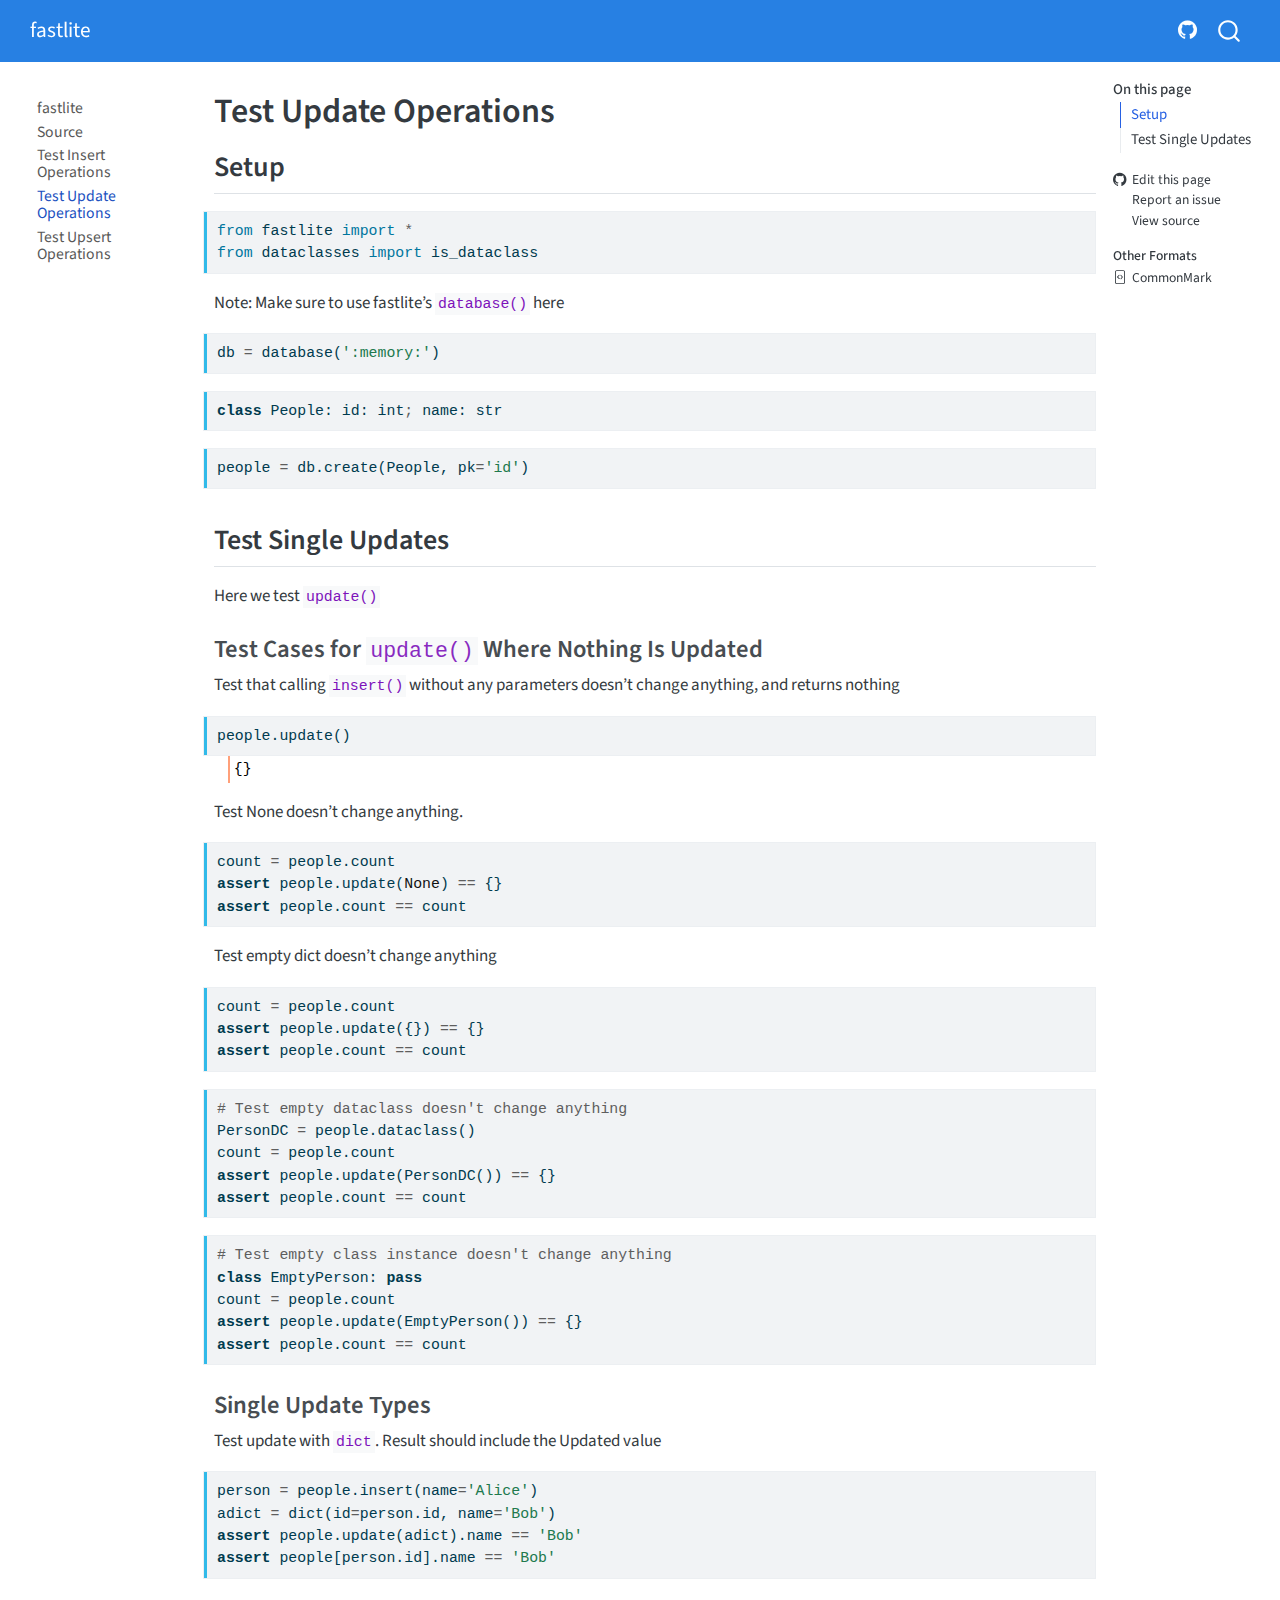
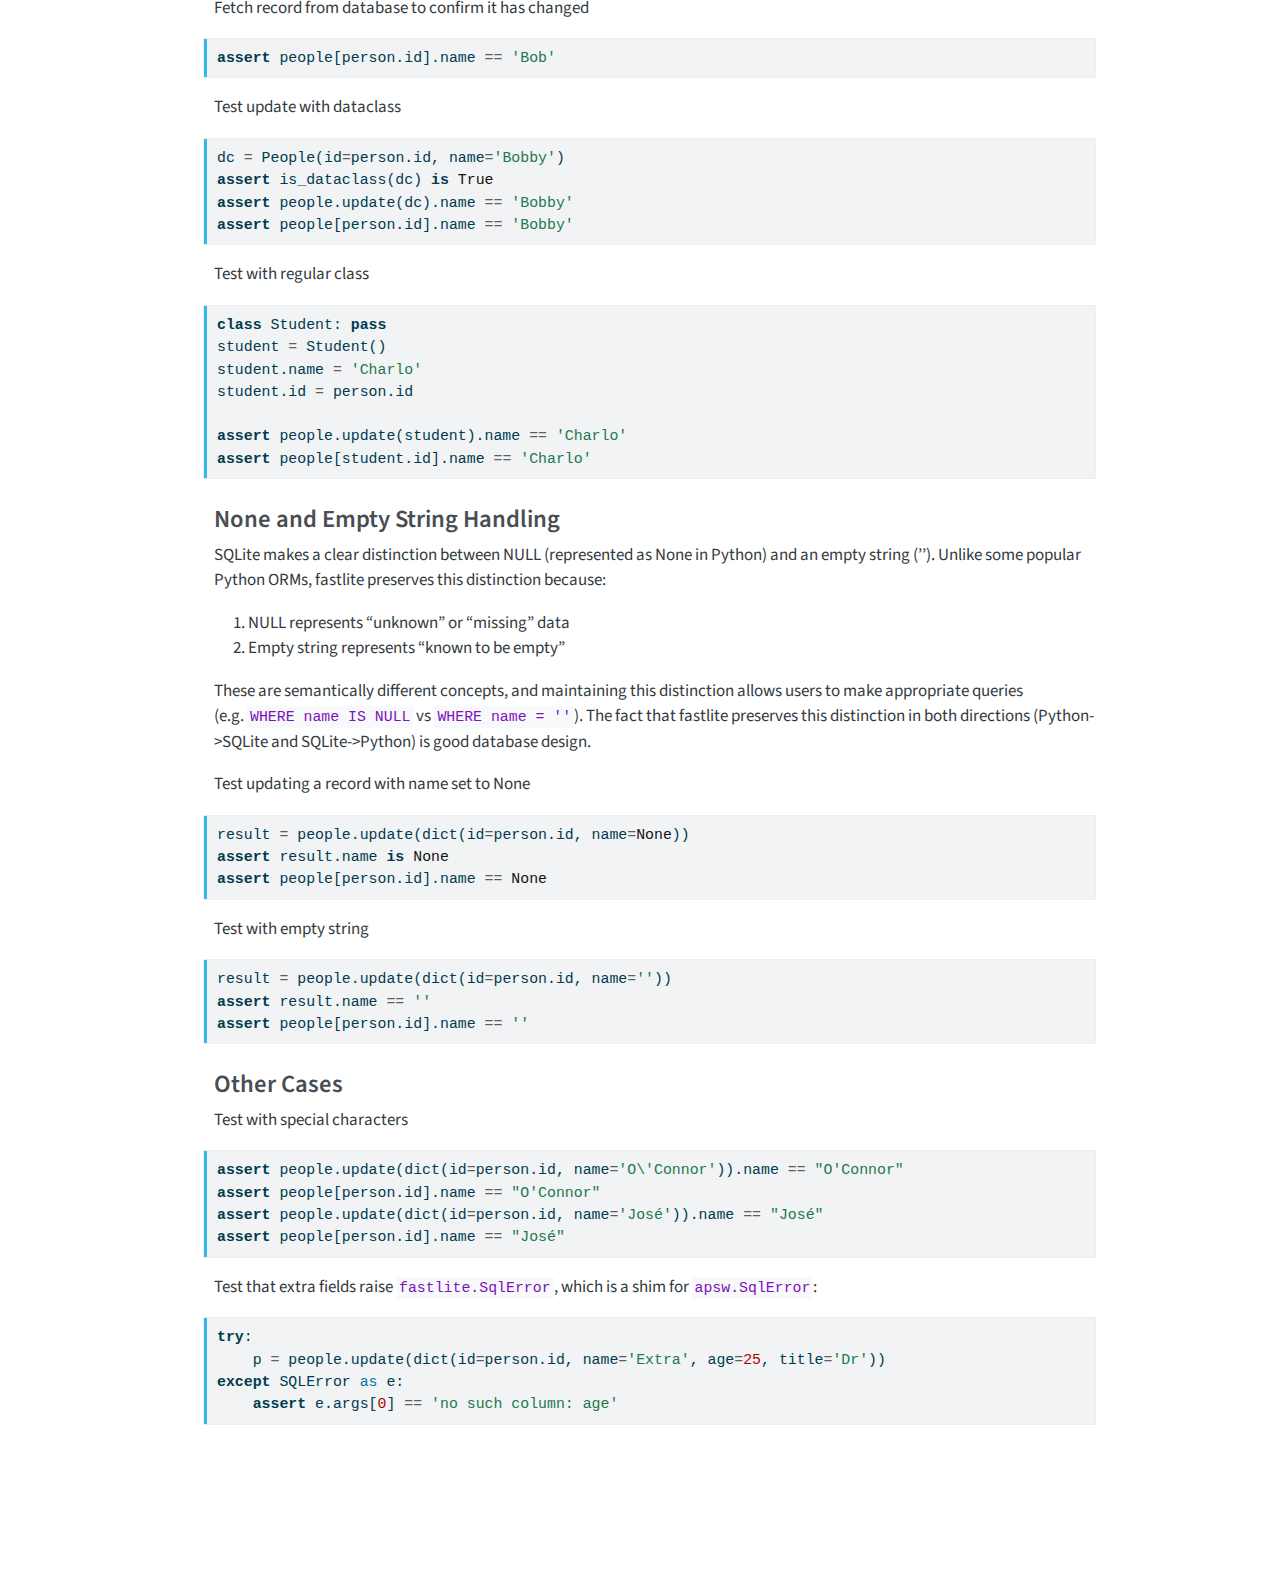
<file: test_update.html>
<!DOCTYPE html>
<html xmlns="http://www.w3.org/1999/xhtml" lang="en" xml:lang="en"><head>

<meta charset="utf-8">
<meta name="generator" content="quarto-1.6.42">

<meta name="viewport" content="width=device-width, initial-scale=1.0, user-scalable=yes">


<title>Test Update Operations – fastlite</title>
<style>
code{white-space: pre-wrap;}
span.smallcaps{font-variant: small-caps;}
div.columns{display: flex; gap: min(4vw, 1.5em);}
div.column{flex: auto; overflow-x: auto;}
div.hanging-indent{margin-left: 1.5em; text-indent: -1.5em;}
ul.task-list{list-style: none;}
ul.task-list li input[type="checkbox"] {
  width: 0.8em;
  margin: 0 0.8em 0.2em -1em; /* quarto-specific, see https://github.com/quarto-dev/quarto-cli/issues/4556 */ 
  vertical-align: middle;
}
/* CSS for syntax highlighting */
pre > code.sourceCode { white-space: pre; position: relative; }
pre > code.sourceCode > span { line-height: 1.25; }
pre > code.sourceCode > span:empty { height: 1.2em; }
.sourceCode { overflow: visible; }
code.sourceCode > span { color: inherit; text-decoration: inherit; }
div.sourceCode { margin: 1em 0; }
pre.sourceCode { margin: 0; }
@media screen {
div.sourceCode { overflow: auto; }
}
@media print {
pre > code.sourceCode { white-space: pre-wrap; }
pre > code.sourceCode > span { display: inline-block; text-indent: -5em; padding-left: 5em; }
}
pre.numberSource code
  { counter-reset: source-line 0; }
pre.numberSource code > span
  { position: relative; left: -4em; counter-increment: source-line; }
pre.numberSource code > span > a:first-child::before
  { content: counter(source-line);
    position: relative; left: -1em; text-align: right; vertical-align: baseline;
    border: none; display: inline-block;
    -webkit-touch-callout: none; -webkit-user-select: none;
    -khtml-user-select: none; -moz-user-select: none;
    -ms-user-select: none; user-select: none;
    padding: 0 4px; width: 4em;
  }
pre.numberSource { margin-left: 3em;  padding-left: 4px; }
div.sourceCode
  {   }
@media screen {
pre > code.sourceCode > span > a:first-child::before { text-decoration: underline; }
}
</style>


<script src="site_libs/quarto-nav/quarto-nav.js"></script>
<script src="site_libs/quarto-nav/headroom.min.js"></script>
<script src="site_libs/clipboard/clipboard.min.js"></script>
<script src="site_libs/quarto-search/autocomplete.umd.js"></script>
<script src="site_libs/quarto-search/fuse.min.js"></script>
<script src="site_libs/quarto-search/quarto-search.js"></script>
<meta name="quarto:offset" content="./">
<script src="site_libs/quarto-html/quarto.js"></script>
<script src="site_libs/quarto-html/popper.min.js"></script>
<script src="site_libs/quarto-html/tippy.umd.min.js"></script>
<script src="site_libs/quarto-html/anchor.min.js"></script>
<link href="site_libs/quarto-html/tippy.css" rel="stylesheet">
<link href="site_libs/quarto-html/quarto-syntax-highlighting-2f5df379a58b258e96c21c0638c20c03.css" rel="stylesheet" id="quarto-text-highlighting-styles">
<script src="site_libs/bootstrap/bootstrap.min.js"></script>
<link href="site_libs/bootstrap/bootstrap-icons.css" rel="stylesheet">
<link href="site_libs/bootstrap/bootstrap-e8debb7c1ec3fc3daa09d2b205e9e74e.min.css" rel="stylesheet" append-hash="true" id="quarto-bootstrap" data-mode="light">
<script id="quarto-search-options" type="application/json">{
  "location": "navbar",
  "copy-button": false,
  "collapse-after": 3,
  "panel-placement": "end",
  "type": "overlay",
  "limit": 50,
  "keyboard-shortcut": [
    "f",
    "/",
    "s"
  ],
  "show-item-context": false,
  "language": {
    "search-no-results-text": "No results",
    "search-matching-documents-text": "matching documents",
    "search-copy-link-title": "Copy link to search",
    "search-hide-matches-text": "Hide additional matches",
    "search-more-match-text": "more match in this document",
    "search-more-matches-text": "more matches in this document",
    "search-clear-button-title": "Clear",
    "search-text-placeholder": "",
    "search-detached-cancel-button-title": "Cancel",
    "search-submit-button-title": "Submit",
    "search-label": "Search"
  }
}</script>


<link rel="stylesheet" href="styles.css">
<meta property="og:title" content="Test Update Operations – fastlite">
<meta property="og:description" content="A bit of extra usability for sqlite">
<meta property="og:site_name" content="fastlite">
<meta name="twitter:title" content="Test Update Operations – fastlite">
<meta name="twitter:description" content="A bit of extra usability for sqlite">
<meta name="twitter:creator" content="@jeremyphoward">
<meta name="twitter:site" content="@jeremyphoward">
<meta name="twitter:card" content="summary">
</head>

<body class="nav-sidebar floating nav-fixed">

<div id="quarto-search-results"></div>
  <header id="quarto-header" class="headroom fixed-top">
    <nav class="navbar navbar-expand-lg " data-bs-theme="dark">
      <div class="navbar-container container-fluid">
      <div class="navbar-brand-container mx-auto">
    <a class="navbar-brand" href="./index.html">
    <span class="navbar-title">fastlite</span>
    </a>
  </div>
            <div id="quarto-search" class="" title="Search"></div>
          <button class="navbar-toggler" type="button" data-bs-toggle="collapse" data-bs-target="#navbarCollapse" aria-controls="navbarCollapse" role="menu" aria-expanded="false" aria-label="Toggle navigation" onclick="if (window.quartoToggleHeadroom) { window.quartoToggleHeadroom(); }">
  <span class="navbar-toggler-icon"></span>
</button>
          <div class="collapse navbar-collapse" id="navbarCollapse">
            <ul class="navbar-nav navbar-nav-scroll ms-auto">
  <li class="nav-item compact">
    <a class="nav-link" href="https://github.com/AnswerDotAI/fastlite"> <i class="bi bi-github" role="img" aria-label="GitHub">
</i> 
<span class="menu-text"></span></a>
  </li>  
</ul>
          </div> <!-- /navcollapse -->
            <div class="quarto-navbar-tools">
</div>
      </div> <!-- /container-fluid -->
    </nav>
  <nav class="quarto-secondary-nav">
    <div class="container-fluid d-flex">
      <button type="button" class="quarto-btn-toggle btn" data-bs-toggle="collapse" role="button" data-bs-target=".quarto-sidebar-collapse-item" aria-controls="quarto-sidebar" aria-expanded="false" aria-label="Toggle sidebar navigation" onclick="if (window.quartoToggleHeadroom) { window.quartoToggleHeadroom(); }">
        <i class="bi bi-layout-text-sidebar-reverse"></i>
      </button>
        <nav class="quarto-page-breadcrumbs" aria-label="breadcrumb"><ol class="breadcrumb"><li class="breadcrumb-item"><a href="./test_update.html">Test Update Operations</a></li></ol></nav>
        <a class="flex-grow-1" role="navigation" data-bs-toggle="collapse" data-bs-target=".quarto-sidebar-collapse-item" aria-controls="quarto-sidebar" aria-expanded="false" aria-label="Toggle sidebar navigation" onclick="if (window.quartoToggleHeadroom) { window.quartoToggleHeadroom(); }">      
        </a>
    </div>
  </nav>
</header>
<!-- content -->
<div id="quarto-content" class="quarto-container page-columns page-rows-contents page-layout-article page-navbar">
<!-- sidebar -->
  <nav id="quarto-sidebar" class="sidebar collapse collapse-horizontal quarto-sidebar-collapse-item sidebar-navigation floating overflow-auto">
    <div class="sidebar-menu-container"> 
    <ul class="list-unstyled mt-1">
        <li class="sidebar-item">
  <div class="sidebar-item-container"> 
  <a href="./index.html" class="sidebar-item-text sidebar-link">
 <span class="menu-text">fastlite</span></a>
  </div>
</li>
        <li class="sidebar-item">
  <div class="sidebar-item-container"> 
  <a href="./core.html" class="sidebar-item-text sidebar-link">
 <span class="menu-text">Source</span></a>
  </div>
</li>
        <li class="sidebar-item">
  <div class="sidebar-item-container"> 
  <a href="./test_insert.html" class="sidebar-item-text sidebar-link">
 <span class="menu-text">Test Insert Operations</span></a>
  </div>
</li>
        <li class="sidebar-item">
  <div class="sidebar-item-container"> 
  <a href="./test_update.html" class="sidebar-item-text sidebar-link active">
 <span class="menu-text">Test Update Operations</span></a>
  </div>
</li>
        <li class="sidebar-item">
  <div class="sidebar-item-container"> 
  <a href="./test_upsert.html" class="sidebar-item-text sidebar-link">
 <span class="menu-text">Test Upsert Operations</span></a>
  </div>
</li>
    </ul>
    </div>
</nav>
<div id="quarto-sidebar-glass" class="quarto-sidebar-collapse-item" data-bs-toggle="collapse" data-bs-target=".quarto-sidebar-collapse-item"></div>
<!-- margin-sidebar -->
    <div id="quarto-margin-sidebar" class="sidebar margin-sidebar">
        <nav id="TOC" role="doc-toc" class="toc-active">
    <h2 id="toc-title">On this page</h2>
   
  <ul>
  <li><a href="#setup" id="toc-setup" class="nav-link active" data-scroll-target="#setup">Setup</a></li>
  <li><a href="#test-single-updates" id="toc-test-single-updates" class="nav-link" data-scroll-target="#test-single-updates">Test Single Updates</a>
  <ul class="collapse">
  <li><a href="#test-cases-for-update-where-nothing-is-updated" id="toc-test-cases-for-update-where-nothing-is-updated" class="nav-link" data-scroll-target="#test-cases-for-update-where-nothing-is-updated">Test Cases for <code>update()</code> Where Nothing Is Updated</a></li>
  <li><a href="#single-update-types" id="toc-single-update-types" class="nav-link" data-scroll-target="#single-update-types">Single Update Types</a></li>
  <li><a href="#none-and-empty-string-handling" id="toc-none-and-empty-string-handling" class="nav-link" data-scroll-target="#none-and-empty-string-handling">None and Empty String Handling</a></li>
  <li><a href="#other-cases" id="toc-other-cases" class="nav-link" data-scroll-target="#other-cases">Other Cases</a></li>
  </ul></li>
  </ul>
<div class="toc-actions"><ul><li><a href="https://github.dev/AnswerDotAI/fastlite/blob/main/nbs/test_update.ipynb" class="toc-action"><i class="bi bi-github"></i>Edit this page</a></li><li><a href="https://github.com/AnswerDotAI/fastlite/issues/new" class="toc-action"><i class="bi empty"></i>Report an issue</a></li><li><a href="https://github.com/AnswerDotAI/fastlite/blob/main/nbs/test_update.ipynb" class="toc-action"><i class="bi empty"></i>View source</a></li></ul></div><div class="quarto-alternate-formats"><h2>Other Formats</h2><ul><li><a href="test_update.html.md"><i class="bi bi-file-code"></i>CommonMark</a></li></ul></div></nav>
    </div>
<!-- main -->
<main class="content" id="quarto-document-content">

<header id="title-block-header" class="quarto-title-block default">
<div class="quarto-title">
<h1 class="title">Test Update Operations</h1>
</div>



<div class="quarto-title-meta">

    
  
    
  </div>
  


</header>


<!-- WARNING: THIS FILE WAS AUTOGENERATED! DO NOT EDIT! -->
<section id="setup" class="level2">
<h2 class="anchored" data-anchor-id="setup">Setup</h2>
<div id="ad470f25" class="cell">
<div class="sourceCode cell-code" id="cb1"><pre class="sourceCode python code-with-copy"><code class="sourceCode python"><span id="cb1-1"><a href="#cb1-1" aria-hidden="true" tabindex="-1"></a><span class="im">from</span> fastlite <span class="im">import</span> <span class="op">*</span></span>
<span id="cb1-2"><a href="#cb1-2" aria-hidden="true" tabindex="-1"></a><span class="im">from</span> dataclasses <span class="im">import</span> is_dataclass</span></code><button title="Copy to Clipboard" class="code-copy-button"><i class="bi"></i></button></pre></div>
</div>
<p>Note: Make sure to use fastlite’s <code>database()</code> here</p>
<div id="97dd1b48" class="cell">
<div class="sourceCode cell-code" id="cb2"><pre class="sourceCode python code-with-copy"><code class="sourceCode python"><span id="cb2-1"><a href="#cb2-1" aria-hidden="true" tabindex="-1"></a>db <span class="op">=</span> database(<span class="st">':memory:'</span>)</span></code><button title="Copy to Clipboard" class="code-copy-button"><i class="bi"></i></button></pre></div>
</div>
<div id="5102a3ac" class="cell">
<div class="sourceCode cell-code" id="cb3"><pre class="sourceCode python code-with-copy"><code class="sourceCode python"><span id="cb3-1"><a href="#cb3-1" aria-hidden="true" tabindex="-1"></a><span class="kw">class</span> People: <span class="bu">id</span>: <span class="bu">int</span><span class="op">;</span> name: <span class="bu">str</span></span></code><button title="Copy to Clipboard" class="code-copy-button"><i class="bi"></i></button></pre></div>
</div>
<div id="9188c149" class="cell">
<div class="sourceCode cell-code" id="cb4"><pre class="sourceCode python code-with-copy"><code class="sourceCode python"><span id="cb4-1"><a href="#cb4-1" aria-hidden="true" tabindex="-1"></a>people <span class="op">=</span> db.create(People, pk<span class="op">=</span><span class="st">'id'</span>)</span></code><button title="Copy to Clipboard" class="code-copy-button"><i class="bi"></i></button></pre></div>
</div>
</section>
<section id="test-single-updates" class="level2">
<h2 class="anchored" data-anchor-id="test-single-updates">Test Single Updates</h2>
<p>Here we test <code>update()</code></p>
<section id="test-cases-for-update-where-nothing-is-updated" class="level3">
<h3 class="anchored" data-anchor-id="test-cases-for-update-where-nothing-is-updated">Test Cases for <code>update()</code> Where Nothing Is Updated</h3>
<p>Test that calling <code>insert()</code> without any parameters doesn’t change anything, and returns nothing</p>
<div id="fba0c4f7" class="cell">
<div class="sourceCode cell-code" id="cb5"><pre class="sourceCode python code-with-copy"><code class="sourceCode python"><span id="cb5-1"><a href="#cb5-1" aria-hidden="true" tabindex="-1"></a>people.update()</span></code><button title="Copy to Clipboard" class="code-copy-button"><i class="bi"></i></button></pre></div>
<div class="cell-output cell-output-display">
<pre><code>{}</code></pre>
</div>
</div>
<p>Test None doesn’t change anything.</p>
<div id="ace59c88" class="cell">
<div class="sourceCode cell-code" id="cb7"><pre class="sourceCode python code-with-copy"><code class="sourceCode python"><span id="cb7-1"><a href="#cb7-1" aria-hidden="true" tabindex="-1"></a>count <span class="op">=</span> people.count</span>
<span id="cb7-2"><a href="#cb7-2" aria-hidden="true" tabindex="-1"></a><span class="cf">assert</span> people.update(<span class="va">None</span>) <span class="op">==</span> {}</span>
<span id="cb7-3"><a href="#cb7-3" aria-hidden="true" tabindex="-1"></a><span class="cf">assert</span> people.count <span class="op">==</span> count</span></code><button title="Copy to Clipboard" class="code-copy-button"><i class="bi"></i></button></pre></div>
</div>
<p>Test empty dict doesn’t change anything</p>
<div id="a93ec70a" class="cell">
<div class="sourceCode cell-code" id="cb8"><pre class="sourceCode python code-with-copy"><code class="sourceCode python"><span id="cb8-1"><a href="#cb8-1" aria-hidden="true" tabindex="-1"></a>count <span class="op">=</span> people.count</span>
<span id="cb8-2"><a href="#cb8-2" aria-hidden="true" tabindex="-1"></a><span class="cf">assert</span> people.update({}) <span class="op">==</span> {}</span>
<span id="cb8-3"><a href="#cb8-3" aria-hidden="true" tabindex="-1"></a><span class="cf">assert</span> people.count <span class="op">==</span> count</span></code><button title="Copy to Clipboard" class="code-copy-button"><i class="bi"></i></button></pre></div>
</div>
<div id="79cd5186" class="cell">
<div class="sourceCode cell-code" id="cb9"><pre class="sourceCode python code-with-copy"><code class="sourceCode python"><span id="cb9-1"><a href="#cb9-1" aria-hidden="true" tabindex="-1"></a><span class="co"># Test empty dataclass doesn't change anything</span></span>
<span id="cb9-2"><a href="#cb9-2" aria-hidden="true" tabindex="-1"></a>PersonDC <span class="op">=</span> people.dataclass()</span>
<span id="cb9-3"><a href="#cb9-3" aria-hidden="true" tabindex="-1"></a>count <span class="op">=</span> people.count</span>
<span id="cb9-4"><a href="#cb9-4" aria-hidden="true" tabindex="-1"></a><span class="cf">assert</span> people.update(PersonDC()) <span class="op">==</span> {}</span>
<span id="cb9-5"><a href="#cb9-5" aria-hidden="true" tabindex="-1"></a><span class="cf">assert</span> people.count <span class="op">==</span> count</span></code><button title="Copy to Clipboard" class="code-copy-button"><i class="bi"></i></button></pre></div>
</div>
<div id="aa988175" class="cell">
<div class="sourceCode cell-code" id="cb10"><pre class="sourceCode python code-with-copy"><code class="sourceCode python"><span id="cb10-1"><a href="#cb10-1" aria-hidden="true" tabindex="-1"></a><span class="co"># Test empty class instance doesn't change anything</span></span>
<span id="cb10-2"><a href="#cb10-2" aria-hidden="true" tabindex="-1"></a><span class="kw">class</span> EmptyPerson: <span class="cf">pass</span></span>
<span id="cb10-3"><a href="#cb10-3" aria-hidden="true" tabindex="-1"></a>count <span class="op">=</span> people.count</span>
<span id="cb10-4"><a href="#cb10-4" aria-hidden="true" tabindex="-1"></a><span class="cf">assert</span> people.update(EmptyPerson()) <span class="op">==</span> {}</span>
<span id="cb10-5"><a href="#cb10-5" aria-hidden="true" tabindex="-1"></a><span class="cf">assert</span> people.count <span class="op">==</span> count</span></code><button title="Copy to Clipboard" class="code-copy-button"><i class="bi"></i></button></pre></div>
</div>
</section>
<section id="single-update-types" class="level3">
<h3 class="anchored" data-anchor-id="single-update-types">Single Update Types</h3>
<p>Test update with <code>dict</code>. Result should include the Updated value</p>
<div id="1fdd0aaf" class="cell">
<div class="sourceCode cell-code" id="cb11"><pre class="sourceCode python code-with-copy"><code class="sourceCode python"><span id="cb11-1"><a href="#cb11-1" aria-hidden="true" tabindex="-1"></a>person <span class="op">=</span> people.insert(name<span class="op">=</span><span class="st">'Alice'</span>)</span>
<span id="cb11-2"><a href="#cb11-2" aria-hidden="true" tabindex="-1"></a>adict <span class="op">=</span> <span class="bu">dict</span>(<span class="bu">id</span><span class="op">=</span>person.<span class="bu">id</span>, name<span class="op">=</span><span class="st">'Bob'</span>)</span>
<span id="cb11-3"><a href="#cb11-3" aria-hidden="true" tabindex="-1"></a><span class="cf">assert</span> people.update(adict).name <span class="op">==</span> <span class="st">'Bob'</span></span>
<span id="cb11-4"><a href="#cb11-4" aria-hidden="true" tabindex="-1"></a><span class="cf">assert</span> people[person.<span class="bu">id</span>].name <span class="op">==</span> <span class="st">'Bob'</span></span></code><button title="Copy to Clipboard" class="code-copy-button"><i class="bi"></i></button></pre></div>
</div>
<p>Fetch record from database to confirm it has changed</p>
<div id="e5753017" class="cell">
<div class="sourceCode cell-code" id="cb12"><pre class="sourceCode python code-with-copy"><code class="sourceCode python"><span id="cb12-1"><a href="#cb12-1" aria-hidden="true" tabindex="-1"></a><span class="cf">assert</span> people[person.<span class="bu">id</span>].name <span class="op">==</span> <span class="st">'Bob'</span></span></code><button title="Copy to Clipboard" class="code-copy-button"><i class="bi"></i></button></pre></div>
</div>
<p>Test update with dataclass</p>
<div id="c736aa0f" class="cell">
<div class="sourceCode cell-code" id="cb13"><pre class="sourceCode python code-with-copy"><code class="sourceCode python"><span id="cb13-1"><a href="#cb13-1" aria-hidden="true" tabindex="-1"></a>dc <span class="op">=</span> People(<span class="bu">id</span><span class="op">=</span>person.<span class="bu">id</span>, name<span class="op">=</span><span class="st">'Bobby'</span>)</span>
<span id="cb13-2"><a href="#cb13-2" aria-hidden="true" tabindex="-1"></a><span class="cf">assert</span> is_dataclass(dc) <span class="kw">is</span> <span class="va">True</span></span>
<span id="cb13-3"><a href="#cb13-3" aria-hidden="true" tabindex="-1"></a><span class="cf">assert</span> people.update(dc).name <span class="op">==</span> <span class="st">'Bobby'</span></span>
<span id="cb13-4"><a href="#cb13-4" aria-hidden="true" tabindex="-1"></a><span class="cf">assert</span> people[person.<span class="bu">id</span>].name <span class="op">==</span> <span class="st">'Bobby'</span></span></code><button title="Copy to Clipboard" class="code-copy-button"><i class="bi"></i></button></pre></div>
</div>
<p>Test with regular class</p>
<div id="cfd90ab0" class="cell">
<div class="sourceCode cell-code" id="cb14"><pre class="sourceCode python code-with-copy"><code class="sourceCode python"><span id="cb14-1"><a href="#cb14-1" aria-hidden="true" tabindex="-1"></a><span class="kw">class</span> Student: <span class="cf">pass</span></span>
<span id="cb14-2"><a href="#cb14-2" aria-hidden="true" tabindex="-1"></a>student <span class="op">=</span> Student()</span>
<span id="cb14-3"><a href="#cb14-3" aria-hidden="true" tabindex="-1"></a>student.name <span class="op">=</span> <span class="st">'Charlo'</span></span>
<span id="cb14-4"><a href="#cb14-4" aria-hidden="true" tabindex="-1"></a>student.<span class="bu">id</span> <span class="op">=</span> person.<span class="bu">id</span></span>
<span id="cb14-5"><a href="#cb14-5" aria-hidden="true" tabindex="-1"></a></span>
<span id="cb14-6"><a href="#cb14-6" aria-hidden="true" tabindex="-1"></a><span class="cf">assert</span> people.update(student).name <span class="op">==</span> <span class="st">'Charlo'</span></span>
<span id="cb14-7"><a href="#cb14-7" aria-hidden="true" tabindex="-1"></a><span class="cf">assert</span> people[student.<span class="bu">id</span>].name <span class="op">==</span> <span class="st">'Charlo'</span></span></code><button title="Copy to Clipboard" class="code-copy-button"><i class="bi"></i></button></pre></div>
</div>
</section>
<section id="none-and-empty-string-handling" class="level3">
<h3 class="anchored" data-anchor-id="none-and-empty-string-handling">None and Empty String Handling</h3>
<p>SQLite makes a clear distinction between NULL (represented as None in Python) and an empty string (’’). Unlike some popular Python ORMs, fastlite preserves this distinction because:</p>
<ol type="1">
<li>NULL represents “unknown” or “missing” data</li>
<li>Empty string represents “known to be empty”</li>
</ol>
<p>These are semantically different concepts, and maintaining this distinction allows users to make appropriate queries (e.g.&nbsp;<code>WHERE name IS NULL</code> vs <code>WHERE name = ''</code>). The fact that fastlite preserves this distinction in both directions (Python-&gt;SQLite and SQLite-&gt;Python) is good database design.</p>
<p>Test updating a record with name set to None</p>
<div id="5a968d13" class="cell">
<div class="sourceCode cell-code" id="cb15"><pre class="sourceCode python code-with-copy"><code class="sourceCode python"><span id="cb15-1"><a href="#cb15-1" aria-hidden="true" tabindex="-1"></a>result <span class="op">=</span> people.update(<span class="bu">dict</span>(<span class="bu">id</span><span class="op">=</span>person.<span class="bu">id</span>, name<span class="op">=</span><span class="va">None</span>))</span>
<span id="cb15-2"><a href="#cb15-2" aria-hidden="true" tabindex="-1"></a><span class="cf">assert</span> result.name <span class="kw">is</span> <span class="va">None</span></span>
<span id="cb15-3"><a href="#cb15-3" aria-hidden="true" tabindex="-1"></a><span class="cf">assert</span> people[person.<span class="bu">id</span>].name <span class="op">==</span> <span class="va">None</span></span></code><button title="Copy to Clipboard" class="code-copy-button"><i class="bi"></i></button></pre></div>
</div>
<p>Test with empty string</p>
<div id="92d53608" class="cell">
<div class="sourceCode cell-code" id="cb16"><pre class="sourceCode python code-with-copy"><code class="sourceCode python"><span id="cb16-1"><a href="#cb16-1" aria-hidden="true" tabindex="-1"></a>result <span class="op">=</span> people.update(<span class="bu">dict</span>(<span class="bu">id</span><span class="op">=</span>person.<span class="bu">id</span>, name<span class="op">=</span><span class="st">''</span>))</span>
<span id="cb16-2"><a href="#cb16-2" aria-hidden="true" tabindex="-1"></a><span class="cf">assert</span> result.name <span class="op">==</span> <span class="st">''</span></span>
<span id="cb16-3"><a href="#cb16-3" aria-hidden="true" tabindex="-1"></a><span class="cf">assert</span> people[person.<span class="bu">id</span>].name <span class="op">==</span> <span class="st">''</span></span></code><button title="Copy to Clipboard" class="code-copy-button"><i class="bi"></i></button></pre></div>
</div>
</section>
<section id="other-cases" class="level3">
<h3 class="anchored" data-anchor-id="other-cases">Other Cases</h3>
<p>Test with special characters</p>
<div id="972bab86" class="cell">
<div class="sourceCode cell-code" id="cb17"><pre class="sourceCode python code-with-copy"><code class="sourceCode python"><span id="cb17-1"><a href="#cb17-1" aria-hidden="true" tabindex="-1"></a><span class="cf">assert</span> people.update(<span class="bu">dict</span>(<span class="bu">id</span><span class="op">=</span>person.<span class="bu">id</span>, name<span class="op">=</span><span class="st">'O</span><span class="ch">\'</span><span class="st">Connor'</span>)).name <span class="op">==</span> <span class="st">"O'Connor"</span></span>
<span id="cb17-2"><a href="#cb17-2" aria-hidden="true" tabindex="-1"></a><span class="cf">assert</span> people[person.<span class="bu">id</span>].name <span class="op">==</span> <span class="st">"O'Connor"</span></span>
<span id="cb17-3"><a href="#cb17-3" aria-hidden="true" tabindex="-1"></a><span class="cf">assert</span> people.update(<span class="bu">dict</span>(<span class="bu">id</span><span class="op">=</span>person.<span class="bu">id</span>, name<span class="op">=</span><span class="st">'José'</span>)).name <span class="op">==</span> <span class="st">"José"</span></span>
<span id="cb17-4"><a href="#cb17-4" aria-hidden="true" tabindex="-1"></a><span class="cf">assert</span> people[person.<span class="bu">id</span>].name <span class="op">==</span> <span class="st">"José"</span></span></code><button title="Copy to Clipboard" class="code-copy-button"><i class="bi"></i></button></pre></div>
</div>
<p>Test that extra fields raise <code>fastlite.SqlError</code>, which is a shim for <code>apsw.SqlError</code>:</p>
<div id="963008b6" class="cell">
<div class="sourceCode cell-code" id="cb18"><pre class="sourceCode python code-with-copy"><code class="sourceCode python"><span id="cb18-1"><a href="#cb18-1" aria-hidden="true" tabindex="-1"></a><span class="cf">try</span>:</span>
<span id="cb18-2"><a href="#cb18-2" aria-hidden="true" tabindex="-1"></a>    p <span class="op">=</span> people.update(<span class="bu">dict</span>(<span class="bu">id</span><span class="op">=</span>person.<span class="bu">id</span>, name<span class="op">=</span><span class="st">'Extra'</span>, age<span class="op">=</span><span class="dv">25</span>, title<span class="op">=</span><span class="st">'Dr'</span>))</span>
<span id="cb18-3"><a href="#cb18-3" aria-hidden="true" tabindex="-1"></a><span class="cf">except</span> SQLError <span class="im">as</span> e:</span>
<span id="cb18-4"><a href="#cb18-4" aria-hidden="true" tabindex="-1"></a>    <span class="cf">assert</span> e.args[<span class="dv">0</span>] <span class="op">==</span> <span class="st">'no such column: age'</span></span></code><button title="Copy to Clipboard" class="code-copy-button"><i class="bi"></i></button></pre></div>
</div>


</section>
</section>

</main> <!-- /main -->
<script id="quarto-html-after-body" type="application/javascript">
window.document.addEventListener("DOMContentLoaded", function (event) {
  const toggleBodyColorMode = (bsSheetEl) => {
    const mode = bsSheetEl.getAttribute("data-mode");
    const bodyEl = window.document.querySelector("body");
    if (mode === "dark") {
      bodyEl.classList.add("quarto-dark");
      bodyEl.classList.remove("quarto-light");
    } else {
      bodyEl.classList.add("quarto-light");
      bodyEl.classList.remove("quarto-dark");
    }
  }
  const toggleBodyColorPrimary = () => {
    const bsSheetEl = window.document.querySelector("link#quarto-bootstrap");
    if (bsSheetEl) {
      toggleBodyColorMode(bsSheetEl);
    }
  }
  toggleBodyColorPrimary();  
  const icon = "";
  const anchorJS = new window.AnchorJS();
  anchorJS.options = {
    placement: 'right',
    icon: icon
  };
  anchorJS.add('.anchored');
  const isCodeAnnotation = (el) => {
    for (const clz of el.classList) {
      if (clz.startsWith('code-annotation-')) {                     
        return true;
      }
    }
    return false;
  }
  const onCopySuccess = function(e) {
    // button target
    const button = e.trigger;
    // don't keep focus
    button.blur();
    // flash "checked"
    button.classList.add('code-copy-button-checked');
    var currentTitle = button.getAttribute("title");
    button.setAttribute("title", "Copied!");
    let tooltip;
    if (window.bootstrap) {
      button.setAttribute("data-bs-toggle", "tooltip");
      button.setAttribute("data-bs-placement", "left");
      button.setAttribute("data-bs-title", "Copied!");
      tooltip = new bootstrap.Tooltip(button, 
        { trigger: "manual", 
          customClass: "code-copy-button-tooltip",
          offset: [0, -8]});
      tooltip.show();    
    }
    setTimeout(function() {
      if (tooltip) {
        tooltip.hide();
        button.removeAttribute("data-bs-title");
        button.removeAttribute("data-bs-toggle");
        button.removeAttribute("data-bs-placement");
      }
      button.setAttribute("title", currentTitle);
      button.classList.remove('code-copy-button-checked');
    }, 1000);
    // clear code selection
    e.clearSelection();
  }
  const getTextToCopy = function(trigger) {
      const codeEl = trigger.previousElementSibling.cloneNode(true);
      for (const childEl of codeEl.children) {
        if (isCodeAnnotation(childEl)) {
          childEl.remove();
        }
      }
      return codeEl.innerText;
  }
  const clipboard = new window.ClipboardJS('.code-copy-button:not([data-in-quarto-modal])', {
    text: getTextToCopy
  });
  clipboard.on('success', onCopySuccess);
  if (window.document.getElementById('quarto-embedded-source-code-modal')) {
    const clipboardModal = new window.ClipboardJS('.code-copy-button[data-in-quarto-modal]', {
      text: getTextToCopy,
      container: window.document.getElementById('quarto-embedded-source-code-modal')
    });
    clipboardModal.on('success', onCopySuccess);
  }
  const viewSource = window.document.getElementById('quarto-view-source') ||
                     window.document.getElementById('quarto-code-tools-source');
  if (viewSource) {
    const sourceUrl = viewSource.getAttribute("data-quarto-source-url");
    viewSource.addEventListener("click", function(e) {
      if (sourceUrl) {
        // rstudio viewer pane
        if (/\bcapabilities=\b/.test(window.location)) {
          window.open(sourceUrl);
        } else {
          window.location.href = sourceUrl;
        }
      } else {
        const modal = new bootstrap.Modal(document.getElementById('quarto-embedded-source-code-modal'));
        modal.show();
      }
      return false;
    });
  }
  function toggleCodeHandler(show) {
    return function(e) {
      const detailsSrc = window.document.querySelectorAll(".cell > details > .sourceCode");
      for (let i=0; i<detailsSrc.length; i++) {
        const details = detailsSrc[i].parentElement;
        if (show) {
          details.open = true;
        } else {
          details.removeAttribute("open");
        }
      }
      const cellCodeDivs = window.document.querySelectorAll(".cell > .sourceCode");
      const fromCls = show ? "hidden" : "unhidden";
      const toCls = show ? "unhidden" : "hidden";
      for (let i=0; i<cellCodeDivs.length; i++) {
        const codeDiv = cellCodeDivs[i];
        if (codeDiv.classList.contains(fromCls)) {
          codeDiv.classList.remove(fromCls);
          codeDiv.classList.add(toCls);
        } 
      }
      return false;
    }
  }
  const hideAllCode = window.document.getElementById("quarto-hide-all-code");
  if (hideAllCode) {
    hideAllCode.addEventListener("click", toggleCodeHandler(false));
  }
  const showAllCode = window.document.getElementById("quarto-show-all-code");
  if (showAllCode) {
    showAllCode.addEventListener("click", toggleCodeHandler(true));
  }
    var localhostRegex = new RegExp(/^(?:http|https):\/\/localhost\:?[0-9]*\//);
    var mailtoRegex = new RegExp(/^mailto:/);
      var filterRegex = new RegExp("https:\/\/AnswerDotAI\.github\.io\/fastlite");
    var isInternal = (href) => {
        return filterRegex.test(href) || localhostRegex.test(href) || mailtoRegex.test(href);
    }
    // Inspect non-navigation links and adorn them if external
 	var links = window.document.querySelectorAll('a[href]:not(.nav-link):not(.navbar-brand):not(.toc-action):not(.sidebar-link):not(.sidebar-item-toggle):not(.pagination-link):not(.no-external):not([aria-hidden]):not(.dropdown-item):not(.quarto-navigation-tool):not(.about-link)');
    for (var i=0; i<links.length; i++) {
      const link = links[i];
      if (!isInternal(link.href)) {
        // undo the damage that might have been done by quarto-nav.js in the case of
        // links that we want to consider external
        if (link.dataset.originalHref !== undefined) {
          link.href = link.dataset.originalHref;
        }
      }
    }
  function tippyHover(el, contentFn, onTriggerFn, onUntriggerFn) {
    const config = {
      allowHTML: true,
      maxWidth: 500,
      delay: 100,
      arrow: false,
      appendTo: function(el) {
          return el.parentElement;
      },
      interactive: true,
      interactiveBorder: 10,
      theme: 'quarto',
      placement: 'bottom-start',
    };
    if (contentFn) {
      config.content = contentFn;
    }
    if (onTriggerFn) {
      config.onTrigger = onTriggerFn;
    }
    if (onUntriggerFn) {
      config.onUntrigger = onUntriggerFn;
    }
    window.tippy(el, config); 
  }
  const noterefs = window.document.querySelectorAll('a[role="doc-noteref"]');
  for (var i=0; i<noterefs.length; i++) {
    const ref = noterefs[i];
    tippyHover(ref, function() {
      // use id or data attribute instead here
      let href = ref.getAttribute('data-footnote-href') || ref.getAttribute('href');
      try { href = new URL(href).hash; } catch {}
      const id = href.replace(/^#\/?/, "");
      const note = window.document.getElementById(id);
      if (note) {
        return note.innerHTML;
      } else {
        return "";
      }
    });
  }
  const xrefs = window.document.querySelectorAll('a.quarto-xref');
  const processXRef = (id, note) => {
    // Strip column container classes
    const stripColumnClz = (el) => {
      el.classList.remove("page-full", "page-columns");
      if (el.children) {
        for (const child of el.children) {
          stripColumnClz(child);
        }
      }
    }
    stripColumnClz(note)
    if (id === null || id.startsWith('sec-')) {
      // Special case sections, only their first couple elements
      const container = document.createElement("div");
      if (note.children && note.children.length > 2) {
        container.appendChild(note.children[0].cloneNode(true));
        for (let i = 1; i < note.children.length; i++) {
          const child = note.children[i];
          if (child.tagName === "P" && child.innerText === "") {
            continue;
          } else {
            container.appendChild(child.cloneNode(true));
            break;
          }
        }
        if (window.Quarto?.typesetMath) {
          window.Quarto.typesetMath(container);
        }
        return container.innerHTML
      } else {
        if (window.Quarto?.typesetMath) {
          window.Quarto.typesetMath(note);
        }
        return note.innerHTML;
      }
    } else {
      // Remove any anchor links if they are present
      const anchorLink = note.querySelector('a.anchorjs-link');
      if (anchorLink) {
        anchorLink.remove();
      }
      if (window.Quarto?.typesetMath) {
        window.Quarto.typesetMath(note);
      }
      if (note.classList.contains("callout")) {
        return note.outerHTML;
      } else {
        return note.innerHTML;
      }
    }
  }
  for (var i=0; i<xrefs.length; i++) {
    const xref = xrefs[i];
    tippyHover(xref, undefined, function(instance) {
      instance.disable();
      let url = xref.getAttribute('href');
      let hash = undefined; 
      if (url.startsWith('#')) {
        hash = url;
      } else {
        try { hash = new URL(url).hash; } catch {}
      }
      if (hash) {
        const id = hash.replace(/^#\/?/, "");
        const note = window.document.getElementById(id);
        if (note !== null) {
          try {
            const html = processXRef(id, note.cloneNode(true));
            instance.setContent(html);
          } finally {
            instance.enable();
            instance.show();
          }
        } else {
          // See if we can fetch this
          fetch(url.split('#')[0])
          .then(res => res.text())
          .then(html => {
            const parser = new DOMParser();
            const htmlDoc = parser.parseFromString(html, "text/html");
            const note = htmlDoc.getElementById(id);
            if (note !== null) {
              const html = processXRef(id, note);
              instance.setContent(html);
            } 
          }).finally(() => {
            instance.enable();
            instance.show();
          });
        }
      } else {
        // See if we can fetch a full url (with no hash to target)
        // This is a special case and we should probably do some content thinning / targeting
        fetch(url)
        .then(res => res.text())
        .then(html => {
          const parser = new DOMParser();
          const htmlDoc = parser.parseFromString(html, "text/html");
          const note = htmlDoc.querySelector('main.content');
          if (note !== null) {
            // This should only happen for chapter cross references
            // (since there is no id in the URL)
            // remove the first header
            if (note.children.length > 0 && note.children[0].tagName === "HEADER") {
              note.children[0].remove();
            }
            const html = processXRef(null, note);
            instance.setContent(html);
          } 
        }).finally(() => {
          instance.enable();
          instance.show();
        });
      }
    }, function(instance) {
    });
  }
      let selectedAnnoteEl;
      const selectorForAnnotation = ( cell, annotation) => {
        let cellAttr = 'data-code-cell="' + cell + '"';
        let lineAttr = 'data-code-annotation="' +  annotation + '"';
        const selector = 'span[' + cellAttr + '][' + lineAttr + ']';
        return selector;
      }
      const selectCodeLines = (annoteEl) => {
        const doc = window.document;
        const targetCell = annoteEl.getAttribute("data-target-cell");
        const targetAnnotation = annoteEl.getAttribute("data-target-annotation");
        const annoteSpan = window.document.querySelector(selectorForAnnotation(targetCell, targetAnnotation));
        const lines = annoteSpan.getAttribute("data-code-lines").split(",");
        const lineIds = lines.map((line) => {
          return targetCell + "-" + line;
        })
        let top = null;
        let height = null;
        let parent = null;
        if (lineIds.length > 0) {
            //compute the position of the single el (top and bottom and make a div)
            const el = window.document.getElementById(lineIds[0]);
            top = el.offsetTop;
            height = el.offsetHeight;
            parent = el.parentElement.parentElement;
          if (lineIds.length > 1) {
            const lastEl = window.document.getElementById(lineIds[lineIds.length - 1]);
            const bottom = lastEl.offsetTop + lastEl.offsetHeight;
            height = bottom - top;
          }
          if (top !== null && height !== null && parent !== null) {
            // cook up a div (if necessary) and position it 
            let div = window.document.getElementById("code-annotation-line-highlight");
            if (div === null) {
              div = window.document.createElement("div");
              div.setAttribute("id", "code-annotation-line-highlight");
              div.style.position = 'absolute';
              parent.appendChild(div);
            }
            div.style.top = top - 2 + "px";
            div.style.height = height + 4 + "px";
            div.style.left = 0;
            let gutterDiv = window.document.getElementById("code-annotation-line-highlight-gutter");
            if (gutterDiv === null) {
              gutterDiv = window.document.createElement("div");
              gutterDiv.setAttribute("id", "code-annotation-line-highlight-gutter");
              gutterDiv.style.position = 'absolute';
              const codeCell = window.document.getElementById(targetCell);
              const gutter = codeCell.querySelector('.code-annotation-gutter');
              gutter.appendChild(gutterDiv);
            }
            gutterDiv.style.top = top - 2 + "px";
            gutterDiv.style.height = height + 4 + "px";
          }
          selectedAnnoteEl = annoteEl;
        }
      };
      const unselectCodeLines = () => {
        const elementsIds = ["code-annotation-line-highlight", "code-annotation-line-highlight-gutter"];
        elementsIds.forEach((elId) => {
          const div = window.document.getElementById(elId);
          if (div) {
            div.remove();
          }
        });
        selectedAnnoteEl = undefined;
      };
        // Handle positioning of the toggle
    window.addEventListener(
      "resize",
      throttle(() => {
        elRect = undefined;
        if (selectedAnnoteEl) {
          selectCodeLines(selectedAnnoteEl);
        }
      }, 10)
    );
    function throttle(fn, ms) {
    let throttle = false;
    let timer;
      return (...args) => {
        if(!throttle) { // first call gets through
            fn.apply(this, args);
            throttle = true;
        } else { // all the others get throttled
            if(timer) clearTimeout(timer); // cancel #2
            timer = setTimeout(() => {
              fn.apply(this, args);
              timer = throttle = false;
            }, ms);
        }
      };
    }
      // Attach click handler to the DT
      const annoteDls = window.document.querySelectorAll('dt[data-target-cell]');
      for (const annoteDlNode of annoteDls) {
        annoteDlNode.addEventListener('click', (event) => {
          const clickedEl = event.target;
          if (clickedEl !== selectedAnnoteEl) {
            unselectCodeLines();
            const activeEl = window.document.querySelector('dt[data-target-cell].code-annotation-active');
            if (activeEl) {
              activeEl.classList.remove('code-annotation-active');
            }
            selectCodeLines(clickedEl);
            clickedEl.classList.add('code-annotation-active');
          } else {
            // Unselect the line
            unselectCodeLines();
            clickedEl.classList.remove('code-annotation-active');
          }
        });
      }
  const findCites = (el) => {
    const parentEl = el.parentElement;
    if (parentEl) {
      const cites = parentEl.dataset.cites;
      if (cites) {
        return {
          el,
          cites: cites.split(' ')
        };
      } else {
        return findCites(el.parentElement)
      }
    } else {
      return undefined;
    }
  };
  var bibliorefs = window.document.querySelectorAll('a[role="doc-biblioref"]');
  for (var i=0; i<bibliorefs.length; i++) {
    const ref = bibliorefs[i];
    const citeInfo = findCites(ref);
    if (citeInfo) {
      tippyHover(citeInfo.el, function() {
        var popup = window.document.createElement('div');
        citeInfo.cites.forEach(function(cite) {
          var citeDiv = window.document.createElement('div');
          citeDiv.classList.add('hanging-indent');
          citeDiv.classList.add('csl-entry');
          var biblioDiv = window.document.getElementById('ref-' + cite);
          if (biblioDiv) {
            citeDiv.innerHTML = biblioDiv.innerHTML;
          }
          popup.appendChild(citeDiv);
        });
        return popup.innerHTML;
      });
    }
  }
});
</script>
</div> <!-- /content -->




<footer class="footer"><div class="nav-footer"><div class="nav-footer-center"><div class="toc-actions d-sm-block d-md-none"><ul><li><a href="https://github.dev/AnswerDotAI/fastlite/blob/main/nbs/test_update.ipynb" class="toc-action"><i class="bi bi-github"></i>Edit this page</a></li><li><a href="https://github.com/AnswerDotAI/fastlite/issues/new" class="toc-action"><i class="bi empty"></i>Report an issue</a></li><li><a href="https://github.com/AnswerDotAI/fastlite/blob/main/nbs/test_update.ipynb" class="toc-action"><i class="bi empty"></i>View source</a></li></ul></div></div></div></footer></body></html>
</file>
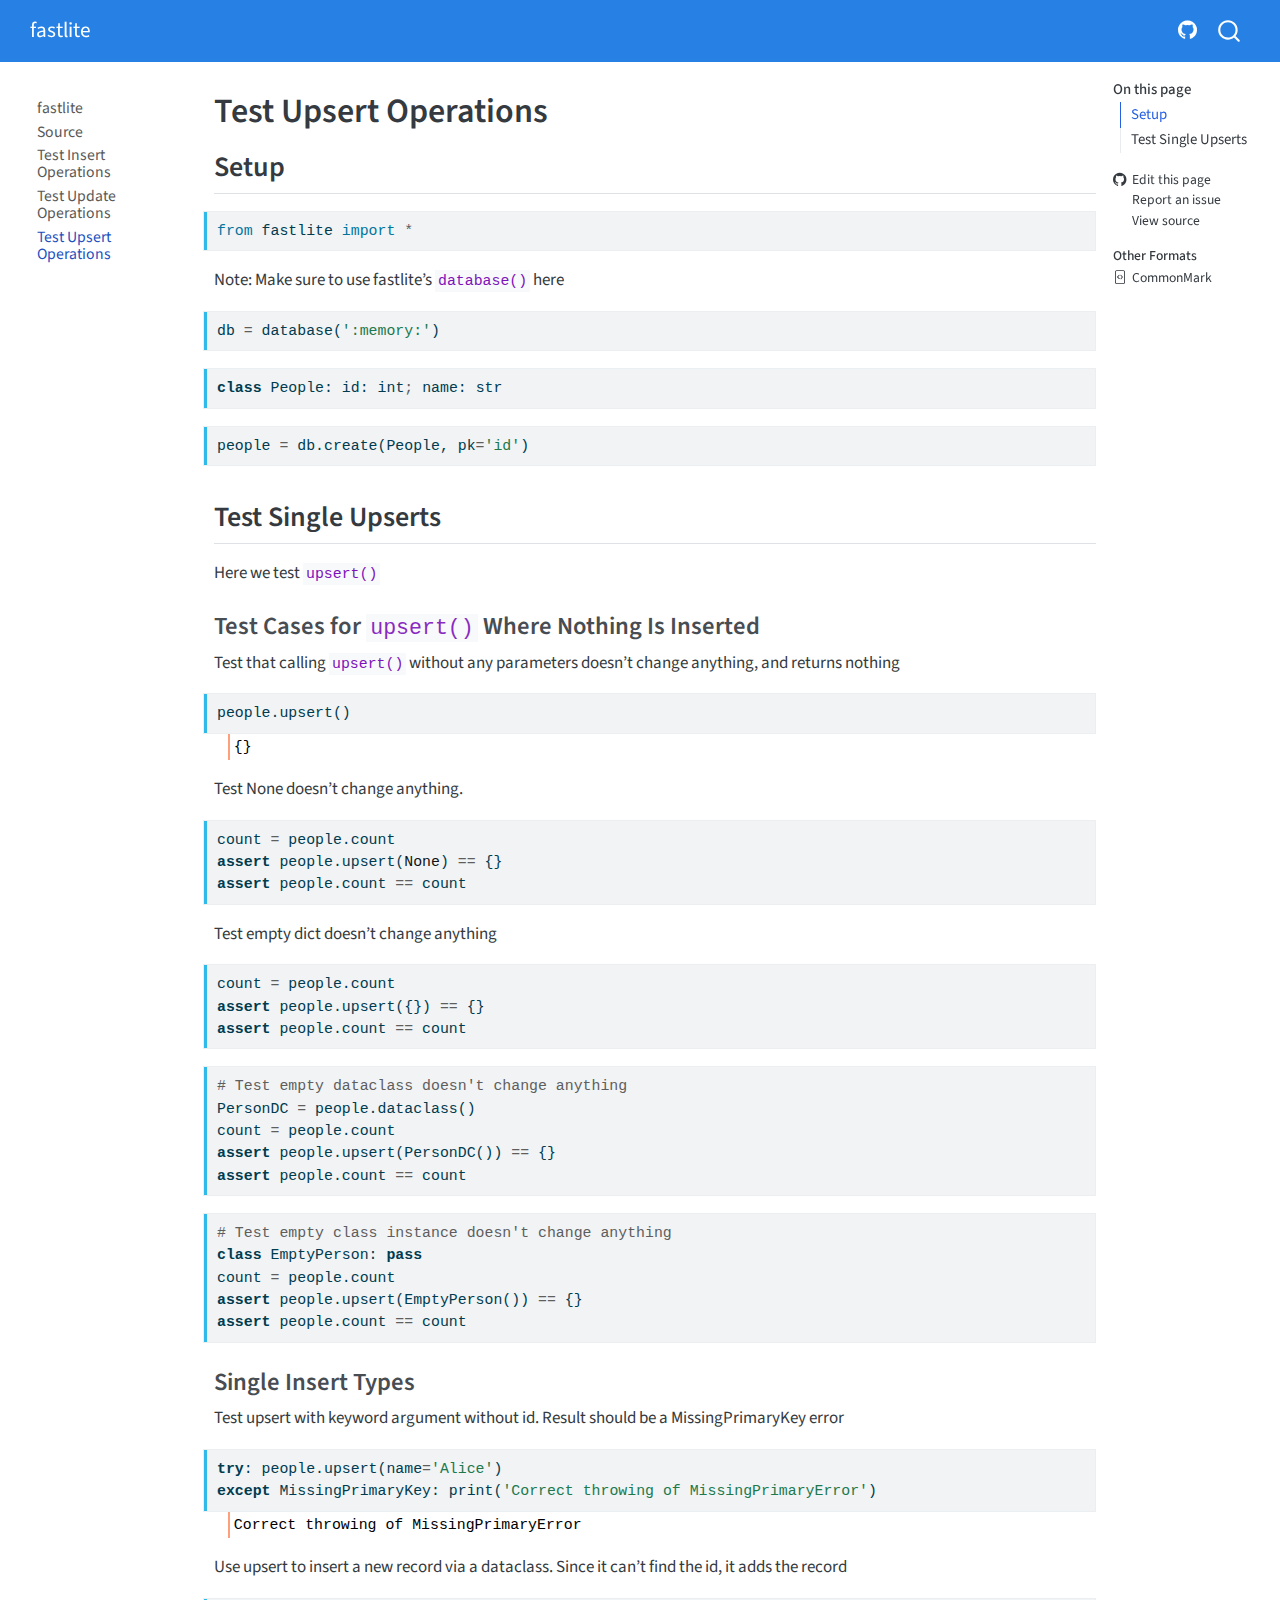
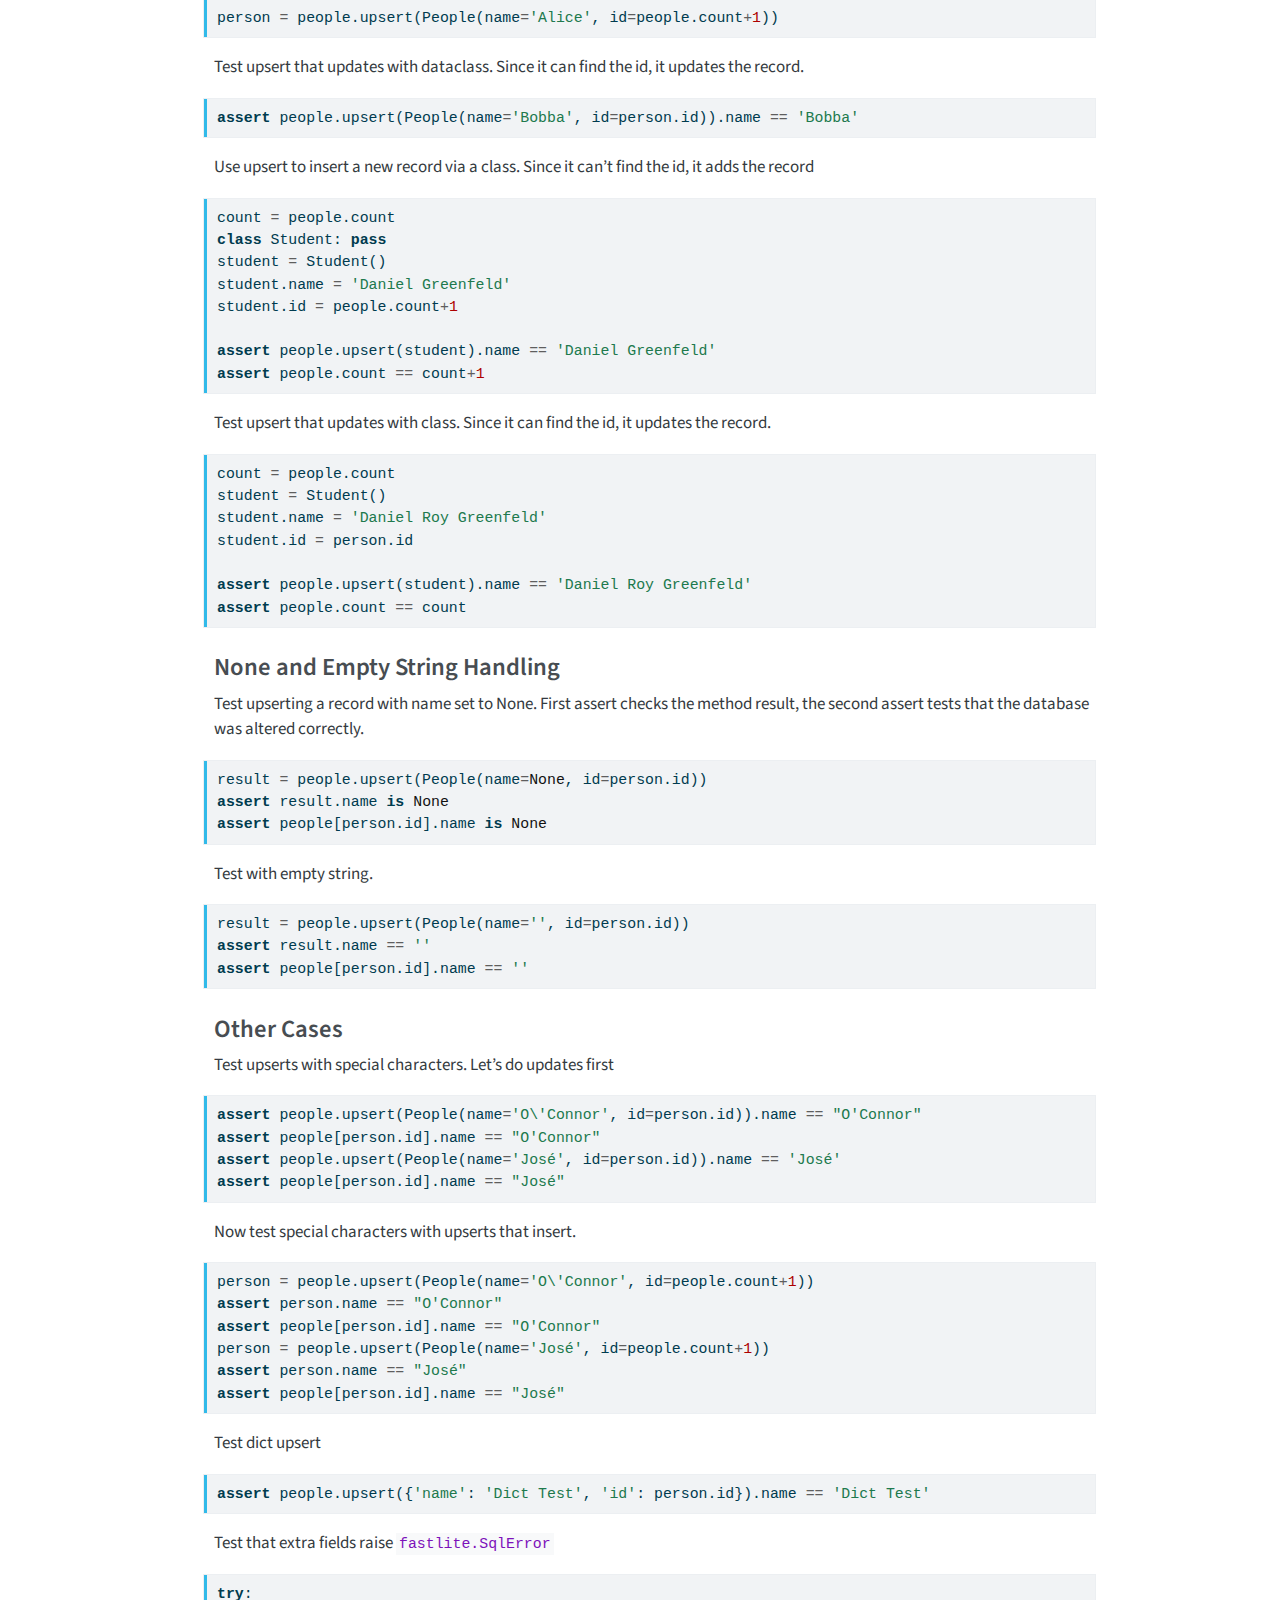
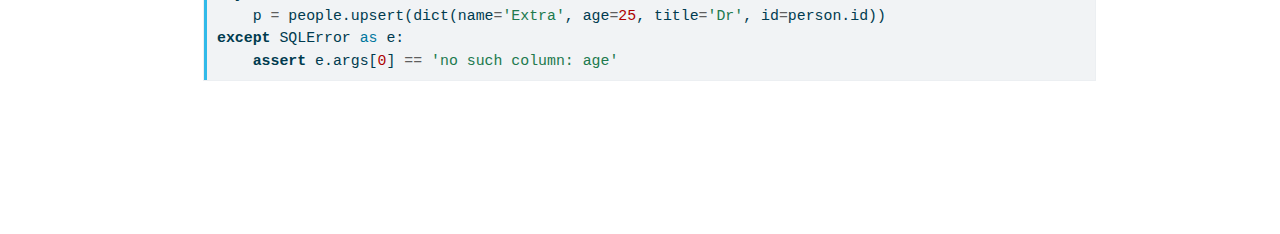
<file: test_upsert.html>
<!DOCTYPE html>
<html xmlns="http://www.w3.org/1999/xhtml" lang="en" xml:lang="en"><head>

<meta charset="utf-8">
<meta name="generator" content="quarto-1.6.42">

<meta name="viewport" content="width=device-width, initial-scale=1.0, user-scalable=yes">


<title>Test Upsert Operations – fastlite</title>
<style>
code{white-space: pre-wrap;}
span.smallcaps{font-variant: small-caps;}
div.columns{display: flex; gap: min(4vw, 1.5em);}
div.column{flex: auto; overflow-x: auto;}
div.hanging-indent{margin-left: 1.5em; text-indent: -1.5em;}
ul.task-list{list-style: none;}
ul.task-list li input[type="checkbox"] {
  width: 0.8em;
  margin: 0 0.8em 0.2em -1em; /* quarto-specific, see https://github.com/quarto-dev/quarto-cli/issues/4556 */ 
  vertical-align: middle;
}
/* CSS for syntax highlighting */
pre > code.sourceCode { white-space: pre; position: relative; }
pre > code.sourceCode > span { line-height: 1.25; }
pre > code.sourceCode > span:empty { height: 1.2em; }
.sourceCode { overflow: visible; }
code.sourceCode > span { color: inherit; text-decoration: inherit; }
div.sourceCode { margin: 1em 0; }
pre.sourceCode { margin: 0; }
@media screen {
div.sourceCode { overflow: auto; }
}
@media print {
pre > code.sourceCode { white-space: pre-wrap; }
pre > code.sourceCode > span { display: inline-block; text-indent: -5em; padding-left: 5em; }
}
pre.numberSource code
  { counter-reset: source-line 0; }
pre.numberSource code > span
  { position: relative; left: -4em; counter-increment: source-line; }
pre.numberSource code > span > a:first-child::before
  { content: counter(source-line);
    position: relative; left: -1em; text-align: right; vertical-align: baseline;
    border: none; display: inline-block;
    -webkit-touch-callout: none; -webkit-user-select: none;
    -khtml-user-select: none; -moz-user-select: none;
    -ms-user-select: none; user-select: none;
    padding: 0 4px; width: 4em;
  }
pre.numberSource { margin-left: 3em;  padding-left: 4px; }
div.sourceCode
  {   }
@media screen {
pre > code.sourceCode > span > a:first-child::before { text-decoration: underline; }
}
</style>


<script src="site_libs/quarto-nav/quarto-nav.js"></script>
<script src="site_libs/quarto-nav/headroom.min.js"></script>
<script src="site_libs/clipboard/clipboard.min.js"></script>
<script src="site_libs/quarto-search/autocomplete.umd.js"></script>
<script src="site_libs/quarto-search/fuse.min.js"></script>
<script src="site_libs/quarto-search/quarto-search.js"></script>
<meta name="quarto:offset" content="./">
<script src="site_libs/quarto-html/quarto.js"></script>
<script src="site_libs/quarto-html/popper.min.js"></script>
<script src="site_libs/quarto-html/tippy.umd.min.js"></script>
<script src="site_libs/quarto-html/anchor.min.js"></script>
<link href="site_libs/quarto-html/tippy.css" rel="stylesheet">
<link href="site_libs/quarto-html/quarto-syntax-highlighting-2f5df379a58b258e96c21c0638c20c03.css" rel="stylesheet" id="quarto-text-highlighting-styles">
<script src="site_libs/bootstrap/bootstrap.min.js"></script>
<link href="site_libs/bootstrap/bootstrap-icons.css" rel="stylesheet">
<link href="site_libs/bootstrap/bootstrap-e8debb7c1ec3fc3daa09d2b205e9e74e.min.css" rel="stylesheet" append-hash="true" id="quarto-bootstrap" data-mode="light">
<script id="quarto-search-options" type="application/json">{
  "location": "navbar",
  "copy-button": false,
  "collapse-after": 3,
  "panel-placement": "end",
  "type": "overlay",
  "limit": 50,
  "keyboard-shortcut": [
    "f",
    "/",
    "s"
  ],
  "show-item-context": false,
  "language": {
    "search-no-results-text": "No results",
    "search-matching-documents-text": "matching documents",
    "search-copy-link-title": "Copy link to search",
    "search-hide-matches-text": "Hide additional matches",
    "search-more-match-text": "more match in this document",
    "search-more-matches-text": "more matches in this document",
    "search-clear-button-title": "Clear",
    "search-text-placeholder": "",
    "search-detached-cancel-button-title": "Cancel",
    "search-submit-button-title": "Submit",
    "search-label": "Search"
  }
}</script>


<link rel="stylesheet" href="styles.css">
<meta property="og:title" content="Test Upsert Operations – fastlite">
<meta property="og:description" content="A bit of extra usability for sqlite">
<meta property="og:site_name" content="fastlite">
<meta name="twitter:title" content="Test Upsert Operations – fastlite">
<meta name="twitter:description" content="A bit of extra usability for sqlite">
<meta name="twitter:creator" content="@jeremyphoward">
<meta name="twitter:site" content="@jeremyphoward">
<meta name="twitter:card" content="summary">
</head>

<body class="nav-sidebar floating nav-fixed">

<div id="quarto-search-results"></div>
  <header id="quarto-header" class="headroom fixed-top">
    <nav class="navbar navbar-expand-lg " data-bs-theme="dark">
      <div class="navbar-container container-fluid">
      <div class="navbar-brand-container mx-auto">
    <a class="navbar-brand" href="./index.html">
    <span class="navbar-title">fastlite</span>
    </a>
  </div>
            <div id="quarto-search" class="" title="Search"></div>
          <button class="navbar-toggler" type="button" data-bs-toggle="collapse" data-bs-target="#navbarCollapse" aria-controls="navbarCollapse" role="menu" aria-expanded="false" aria-label="Toggle navigation" onclick="if (window.quartoToggleHeadroom) { window.quartoToggleHeadroom(); }">
  <span class="navbar-toggler-icon"></span>
</button>
          <div class="collapse navbar-collapse" id="navbarCollapse">
            <ul class="navbar-nav navbar-nav-scroll ms-auto">
  <li class="nav-item compact">
    <a class="nav-link" href="https://github.com/AnswerDotAI/fastlite"> <i class="bi bi-github" role="img" aria-label="GitHub">
</i> 
<span class="menu-text"></span></a>
  </li>  
</ul>
          </div> <!-- /navcollapse -->
            <div class="quarto-navbar-tools">
</div>
      </div> <!-- /container-fluid -->
    </nav>
  <nav class="quarto-secondary-nav">
    <div class="container-fluid d-flex">
      <button type="button" class="quarto-btn-toggle btn" data-bs-toggle="collapse" role="button" data-bs-target=".quarto-sidebar-collapse-item" aria-controls="quarto-sidebar" aria-expanded="false" aria-label="Toggle sidebar navigation" onclick="if (window.quartoToggleHeadroom) { window.quartoToggleHeadroom(); }">
        <i class="bi bi-layout-text-sidebar-reverse"></i>
      </button>
        <nav class="quarto-page-breadcrumbs" aria-label="breadcrumb"><ol class="breadcrumb"><li class="breadcrumb-item"><a href="./test_upsert.html">Test Upsert Operations</a></li></ol></nav>
        <a class="flex-grow-1" role="navigation" data-bs-toggle="collapse" data-bs-target=".quarto-sidebar-collapse-item" aria-controls="quarto-sidebar" aria-expanded="false" aria-label="Toggle sidebar navigation" onclick="if (window.quartoToggleHeadroom) { window.quartoToggleHeadroom(); }">      
        </a>
    </div>
  </nav>
</header>
<!-- content -->
<div id="quarto-content" class="quarto-container page-columns page-rows-contents page-layout-article page-navbar">
<!-- sidebar -->
  <nav id="quarto-sidebar" class="sidebar collapse collapse-horizontal quarto-sidebar-collapse-item sidebar-navigation floating overflow-auto">
    <div class="sidebar-menu-container"> 
    <ul class="list-unstyled mt-1">
        <li class="sidebar-item">
  <div class="sidebar-item-container"> 
  <a href="./index.html" class="sidebar-item-text sidebar-link">
 <span class="menu-text">fastlite</span></a>
  </div>
</li>
        <li class="sidebar-item">
  <div class="sidebar-item-container"> 
  <a href="./core.html" class="sidebar-item-text sidebar-link">
 <span class="menu-text">Source</span></a>
  </div>
</li>
        <li class="sidebar-item">
  <div class="sidebar-item-container"> 
  <a href="./test_insert.html" class="sidebar-item-text sidebar-link">
 <span class="menu-text">Test Insert Operations</span></a>
  </div>
</li>
        <li class="sidebar-item">
  <div class="sidebar-item-container"> 
  <a href="./test_update.html" class="sidebar-item-text sidebar-link">
 <span class="menu-text">Test Update Operations</span></a>
  </div>
</li>
        <li class="sidebar-item">
  <div class="sidebar-item-container"> 
  <a href="./test_upsert.html" class="sidebar-item-text sidebar-link active">
 <span class="menu-text">Test Upsert Operations</span></a>
  </div>
</li>
    </ul>
    </div>
</nav>
<div id="quarto-sidebar-glass" class="quarto-sidebar-collapse-item" data-bs-toggle="collapse" data-bs-target=".quarto-sidebar-collapse-item"></div>
<!-- margin-sidebar -->
    <div id="quarto-margin-sidebar" class="sidebar margin-sidebar">
        <nav id="TOC" role="doc-toc" class="toc-active">
    <h2 id="toc-title">On this page</h2>
   
  <ul>
  <li><a href="#setup" id="toc-setup" class="nav-link active" data-scroll-target="#setup">Setup</a></li>
  <li><a href="#test-single-upserts" id="toc-test-single-upserts" class="nav-link" data-scroll-target="#test-single-upserts">Test Single Upserts</a>
  <ul class="collapse">
  <li><a href="#test-cases-for-upsert-where-nothing-is-inserted" id="toc-test-cases-for-upsert-where-nothing-is-inserted" class="nav-link" data-scroll-target="#test-cases-for-upsert-where-nothing-is-inserted">Test Cases for <code>upsert()</code> Where Nothing Is Inserted</a></li>
  <li><a href="#single-insert-types" id="toc-single-insert-types" class="nav-link" data-scroll-target="#single-insert-types">Single Insert Types</a></li>
  <li><a href="#none-and-empty-string-handling" id="toc-none-and-empty-string-handling" class="nav-link" data-scroll-target="#none-and-empty-string-handling">None and Empty String Handling</a></li>
  <li><a href="#other-cases" id="toc-other-cases" class="nav-link" data-scroll-target="#other-cases">Other Cases</a></li>
  </ul></li>
  </ul>
<div class="toc-actions"><ul><li><a href="https://github.dev/AnswerDotAI/fastlite/blob/main/nbs/test_upsert.ipynb" class="toc-action"><i class="bi bi-github"></i>Edit this page</a></li><li><a href="https://github.com/AnswerDotAI/fastlite/issues/new" class="toc-action"><i class="bi empty"></i>Report an issue</a></li><li><a href="https://github.com/AnswerDotAI/fastlite/blob/main/nbs/test_upsert.ipynb" class="toc-action"><i class="bi empty"></i>View source</a></li></ul></div><div class="quarto-alternate-formats"><h2>Other Formats</h2><ul><li><a href="test_upsert.html.md"><i class="bi bi-file-code"></i>CommonMark</a></li></ul></div></nav>
    </div>
<!-- main -->
<main class="content" id="quarto-document-content">

<header id="title-block-header" class="quarto-title-block default">
<div class="quarto-title">
<h1 class="title">Test Upsert Operations</h1>
</div>



<div class="quarto-title-meta">

    
  
    
  </div>
  


</header>


<!-- WARNING: THIS FILE WAS AUTOGENERATED! DO NOT EDIT! -->
<section id="setup" class="level2">
<h2 class="anchored" data-anchor-id="setup">Setup</h2>
<div id="ad470f25" class="cell">
<div class="sourceCode cell-code" id="cb1"><pre class="sourceCode python code-with-copy"><code class="sourceCode python"><span id="cb1-1"><a href="#cb1-1" aria-hidden="true" tabindex="-1"></a><span class="im">from</span> fastlite <span class="im">import</span> <span class="op">*</span></span></code><button title="Copy to Clipboard" class="code-copy-button"><i class="bi"></i></button></pre></div>
</div>
<p>Note: Make sure to use fastlite’s <code>database()</code> here</p>
<div id="97dd1b48" class="cell">
<div class="sourceCode cell-code" id="cb2"><pre class="sourceCode python code-with-copy"><code class="sourceCode python"><span id="cb2-1"><a href="#cb2-1" aria-hidden="true" tabindex="-1"></a>db <span class="op">=</span> database(<span class="st">':memory:'</span>)</span></code><button title="Copy to Clipboard" class="code-copy-button"><i class="bi"></i></button></pre></div>
</div>
<div id="5102a3ac" class="cell">
<div class="sourceCode cell-code" id="cb3"><pre class="sourceCode python code-with-copy"><code class="sourceCode python"><span id="cb3-1"><a href="#cb3-1" aria-hidden="true" tabindex="-1"></a><span class="kw">class</span> People: <span class="bu">id</span>: <span class="bu">int</span><span class="op">;</span> name: <span class="bu">str</span></span></code><button title="Copy to Clipboard" class="code-copy-button"><i class="bi"></i></button></pre></div>
</div>
<div id="9188c149" class="cell">
<div class="sourceCode cell-code" id="cb4"><pre class="sourceCode python code-with-copy"><code class="sourceCode python"><span id="cb4-1"><a href="#cb4-1" aria-hidden="true" tabindex="-1"></a>people <span class="op">=</span> db.create(People, pk<span class="op">=</span><span class="st">'id'</span>)</span></code><button title="Copy to Clipboard" class="code-copy-button"><i class="bi"></i></button></pre></div>
</div>
</section>
<section id="test-single-upserts" class="level2">
<h2 class="anchored" data-anchor-id="test-single-upserts">Test Single Upserts</h2>
<p>Here we test <code>upsert()</code></p>
<section id="test-cases-for-upsert-where-nothing-is-inserted" class="level3">
<h3 class="anchored" data-anchor-id="test-cases-for-upsert-where-nothing-is-inserted">Test Cases for <code>upsert()</code> Where Nothing Is Inserted</h3>
<p>Test that calling <code>upsert()</code> without any parameters doesn’t change anything, and returns nothing</p>
<div id="fba0c4f7" class="cell">
<div class="sourceCode cell-code" id="cb5"><pre class="sourceCode python code-with-copy"><code class="sourceCode python"><span id="cb5-1"><a href="#cb5-1" aria-hidden="true" tabindex="-1"></a>people.upsert()</span></code><button title="Copy to Clipboard" class="code-copy-button"><i class="bi"></i></button></pre></div>
<div class="cell-output cell-output-display">
<pre><code>{}</code></pre>
</div>
</div>
<p>Test None doesn’t change anything.</p>
<div id="ace59c88" class="cell">
<div class="sourceCode cell-code" id="cb7"><pre class="sourceCode python code-with-copy"><code class="sourceCode python"><span id="cb7-1"><a href="#cb7-1" aria-hidden="true" tabindex="-1"></a>count <span class="op">=</span> people.count</span>
<span id="cb7-2"><a href="#cb7-2" aria-hidden="true" tabindex="-1"></a><span class="cf">assert</span> people.upsert(<span class="va">None</span>) <span class="op">==</span> {}</span>
<span id="cb7-3"><a href="#cb7-3" aria-hidden="true" tabindex="-1"></a><span class="cf">assert</span> people.count <span class="op">==</span> count</span></code><button title="Copy to Clipboard" class="code-copy-button"><i class="bi"></i></button></pre></div>
</div>
<p>Test empty dict doesn’t change anything</p>
<div id="a93ec70a" class="cell">
<div class="sourceCode cell-code" id="cb8"><pre class="sourceCode python code-with-copy"><code class="sourceCode python"><span id="cb8-1"><a href="#cb8-1" aria-hidden="true" tabindex="-1"></a>count <span class="op">=</span> people.count</span>
<span id="cb8-2"><a href="#cb8-2" aria-hidden="true" tabindex="-1"></a><span class="cf">assert</span> people.upsert({}) <span class="op">==</span> {}</span>
<span id="cb8-3"><a href="#cb8-3" aria-hidden="true" tabindex="-1"></a><span class="cf">assert</span> people.count <span class="op">==</span> count</span></code><button title="Copy to Clipboard" class="code-copy-button"><i class="bi"></i></button></pre></div>
</div>
<div id="79cd5186" class="cell">
<div class="sourceCode cell-code" id="cb9"><pre class="sourceCode python code-with-copy"><code class="sourceCode python"><span id="cb9-1"><a href="#cb9-1" aria-hidden="true" tabindex="-1"></a><span class="co"># Test empty dataclass doesn't change anything</span></span>
<span id="cb9-2"><a href="#cb9-2" aria-hidden="true" tabindex="-1"></a>PersonDC <span class="op">=</span> people.dataclass()</span>
<span id="cb9-3"><a href="#cb9-3" aria-hidden="true" tabindex="-1"></a>count <span class="op">=</span> people.count</span>
<span id="cb9-4"><a href="#cb9-4" aria-hidden="true" tabindex="-1"></a><span class="cf">assert</span> people.upsert(PersonDC()) <span class="op">==</span> {}</span>
<span id="cb9-5"><a href="#cb9-5" aria-hidden="true" tabindex="-1"></a><span class="cf">assert</span> people.count <span class="op">==</span> count</span></code><button title="Copy to Clipboard" class="code-copy-button"><i class="bi"></i></button></pre></div>
</div>
<div id="aa988175" class="cell">
<div class="sourceCode cell-code" id="cb10"><pre class="sourceCode python code-with-copy"><code class="sourceCode python"><span id="cb10-1"><a href="#cb10-1" aria-hidden="true" tabindex="-1"></a><span class="co"># Test empty class instance doesn't change anything</span></span>
<span id="cb10-2"><a href="#cb10-2" aria-hidden="true" tabindex="-1"></a><span class="kw">class</span> EmptyPerson: <span class="cf">pass</span></span>
<span id="cb10-3"><a href="#cb10-3" aria-hidden="true" tabindex="-1"></a>count <span class="op">=</span> people.count</span>
<span id="cb10-4"><a href="#cb10-4" aria-hidden="true" tabindex="-1"></a><span class="cf">assert</span> people.upsert(EmptyPerson()) <span class="op">==</span> {}</span>
<span id="cb10-5"><a href="#cb10-5" aria-hidden="true" tabindex="-1"></a><span class="cf">assert</span> people.count <span class="op">==</span> count</span></code><button title="Copy to Clipboard" class="code-copy-button"><i class="bi"></i></button></pre></div>
</div>
</section>
<section id="single-insert-types" class="level3">
<h3 class="anchored" data-anchor-id="single-insert-types">Single Insert Types</h3>
<p>Test upsert with keyword argument without id. Result should be a MissingPrimaryKey error</p>
<div id="1fdd0aaf" class="cell">
<div class="sourceCode cell-code" id="cb11"><pre class="sourceCode python code-with-copy"><code class="sourceCode python"><span id="cb11-1"><a href="#cb11-1" aria-hidden="true" tabindex="-1"></a><span class="cf">try</span>: people.upsert(name<span class="op">=</span><span class="st">'Alice'</span>)</span>
<span id="cb11-2"><a href="#cb11-2" aria-hidden="true" tabindex="-1"></a><span class="cf">except</span> MissingPrimaryKey: <span class="bu">print</span>(<span class="st">'Correct throwing of MissingPrimaryError'</span>)</span></code><button title="Copy to Clipboard" class="code-copy-button"><i class="bi"></i></button></pre></div>
<div class="cell-output cell-output-stdout">
<pre><code>Correct throwing of MissingPrimaryError</code></pre>
</div>
</div>
<p>Use upsert to insert a new record via a dataclass. Since it can’t find the id, it adds the record</p>
<div id="de73d39a" class="cell">
<div class="sourceCode cell-code" id="cb13"><pre class="sourceCode python code-with-copy"><code class="sourceCode python"><span id="cb13-1"><a href="#cb13-1" aria-hidden="true" tabindex="-1"></a>person <span class="op">=</span> people.upsert(People(name<span class="op">=</span><span class="st">'Alice'</span>, <span class="bu">id</span><span class="op">=</span>people.count<span class="op">+</span><span class="dv">1</span>))</span></code><button title="Copy to Clipboard" class="code-copy-button"><i class="bi"></i></button></pre></div>
</div>
<p>Test upsert that updates with dataclass. Since it can find the id, it updates the record.</p>
<div id="c736aa0f" class="cell">
<div class="sourceCode cell-code" id="cb14"><pre class="sourceCode python code-with-copy"><code class="sourceCode python"><span id="cb14-1"><a href="#cb14-1" aria-hidden="true" tabindex="-1"></a><span class="cf">assert</span> people.upsert(People(name<span class="op">=</span><span class="st">'Bobba'</span>, <span class="bu">id</span><span class="op">=</span>person.<span class="bu">id</span>)).name <span class="op">==</span> <span class="st">'Bobba'</span></span></code><button title="Copy to Clipboard" class="code-copy-button"><i class="bi"></i></button></pre></div>
</div>
<p>Use upsert to insert a new record via a class. Since it can’t find the id, it adds the record</p>
<div id="dd80748f" class="cell">
<div class="sourceCode cell-code" id="cb15"><pre class="sourceCode python code-with-copy"><code class="sourceCode python"><span id="cb15-1"><a href="#cb15-1" aria-hidden="true" tabindex="-1"></a>count <span class="op">=</span> people.count</span>
<span id="cb15-2"><a href="#cb15-2" aria-hidden="true" tabindex="-1"></a><span class="kw">class</span> Student: <span class="cf">pass</span></span>
<span id="cb15-3"><a href="#cb15-3" aria-hidden="true" tabindex="-1"></a>student <span class="op">=</span> Student()</span>
<span id="cb15-4"><a href="#cb15-4" aria-hidden="true" tabindex="-1"></a>student.name <span class="op">=</span> <span class="st">'Daniel Greenfeld'</span></span>
<span id="cb15-5"><a href="#cb15-5" aria-hidden="true" tabindex="-1"></a>student.<span class="bu">id</span> <span class="op">=</span> people.count<span class="op">+</span><span class="dv">1</span></span>
<span id="cb15-6"><a href="#cb15-6" aria-hidden="true" tabindex="-1"></a></span>
<span id="cb15-7"><a href="#cb15-7" aria-hidden="true" tabindex="-1"></a><span class="cf">assert</span> people.upsert(student).name <span class="op">==</span> <span class="st">'Daniel Greenfeld'</span></span>
<span id="cb15-8"><a href="#cb15-8" aria-hidden="true" tabindex="-1"></a><span class="cf">assert</span> people.count <span class="op">==</span> count<span class="op">+</span><span class="dv">1</span></span></code><button title="Copy to Clipboard" class="code-copy-button"><i class="bi"></i></button></pre></div>
</div>
<p>Test upsert that updates with class. Since it can find the id, it updates the record.</p>
<div id="cfd90ab0" class="cell">
<div class="sourceCode cell-code" id="cb16"><pre class="sourceCode python code-with-copy"><code class="sourceCode python"><span id="cb16-1"><a href="#cb16-1" aria-hidden="true" tabindex="-1"></a>count <span class="op">=</span> people.count</span>
<span id="cb16-2"><a href="#cb16-2" aria-hidden="true" tabindex="-1"></a>student <span class="op">=</span> Student()</span>
<span id="cb16-3"><a href="#cb16-3" aria-hidden="true" tabindex="-1"></a>student.name <span class="op">=</span> <span class="st">'Daniel Roy Greenfeld'</span></span>
<span id="cb16-4"><a href="#cb16-4" aria-hidden="true" tabindex="-1"></a>student.<span class="bu">id</span> <span class="op">=</span> person.<span class="bu">id</span></span>
<span id="cb16-5"><a href="#cb16-5" aria-hidden="true" tabindex="-1"></a></span>
<span id="cb16-6"><a href="#cb16-6" aria-hidden="true" tabindex="-1"></a><span class="cf">assert</span> people.upsert(student).name <span class="op">==</span> <span class="st">'Daniel Roy Greenfeld'</span></span>
<span id="cb16-7"><a href="#cb16-7" aria-hidden="true" tabindex="-1"></a><span class="cf">assert</span> people.count <span class="op">==</span> count</span></code><button title="Copy to Clipboard" class="code-copy-button"><i class="bi"></i></button></pre></div>
</div>
</section>
<section id="none-and-empty-string-handling" class="level3">
<h3 class="anchored" data-anchor-id="none-and-empty-string-handling">None and Empty String Handling</h3>
<p>Test upserting a record with name set to None. First assert checks the method result, the second assert tests that the database was altered correctly.</p>
<div id="5a968d13" class="cell">
<div class="sourceCode cell-code" id="cb17"><pre class="sourceCode python code-with-copy"><code class="sourceCode python"><span id="cb17-1"><a href="#cb17-1" aria-hidden="true" tabindex="-1"></a>result <span class="op">=</span> people.upsert(People(name<span class="op">=</span><span class="va">None</span>, <span class="bu">id</span><span class="op">=</span>person.<span class="bu">id</span>))</span>
<span id="cb17-2"><a href="#cb17-2" aria-hidden="true" tabindex="-1"></a><span class="cf">assert</span> result.name <span class="kw">is</span> <span class="va">None</span></span>
<span id="cb17-3"><a href="#cb17-3" aria-hidden="true" tabindex="-1"></a><span class="cf">assert</span> people[person.<span class="bu">id</span>].name <span class="kw">is</span> <span class="va">None</span></span></code><button title="Copy to Clipboard" class="code-copy-button"><i class="bi"></i></button></pre></div>
</div>
<p>Test with empty string.</p>
<div id="92d53608" class="cell">
<div class="sourceCode cell-code" id="cb18"><pre class="sourceCode python code-with-copy"><code class="sourceCode python"><span id="cb18-1"><a href="#cb18-1" aria-hidden="true" tabindex="-1"></a>result <span class="op">=</span> people.upsert(People(name<span class="op">=</span><span class="st">''</span>, <span class="bu">id</span><span class="op">=</span>person.<span class="bu">id</span>))</span>
<span id="cb18-2"><a href="#cb18-2" aria-hidden="true" tabindex="-1"></a><span class="cf">assert</span> result.name <span class="op">==</span> <span class="st">''</span></span>
<span id="cb18-3"><a href="#cb18-3" aria-hidden="true" tabindex="-1"></a><span class="cf">assert</span> people[person.<span class="bu">id</span>].name <span class="op">==</span> <span class="st">''</span></span></code><button title="Copy to Clipboard" class="code-copy-button"><i class="bi"></i></button></pre></div>
</div>
</section>
<section id="other-cases" class="level3">
<h3 class="anchored" data-anchor-id="other-cases">Other Cases</h3>
<p>Test upserts with special characters. Let’s do updates first</p>
<div id="972bab86" class="cell">
<div class="sourceCode cell-code" id="cb19"><pre class="sourceCode python code-with-copy"><code class="sourceCode python"><span id="cb19-1"><a href="#cb19-1" aria-hidden="true" tabindex="-1"></a><span class="cf">assert</span> people.upsert(People(name<span class="op">=</span><span class="st">'O</span><span class="ch">\'</span><span class="st">Connor'</span>, <span class="bu">id</span><span class="op">=</span>person.<span class="bu">id</span>)).name <span class="op">==</span> <span class="st">"O'Connor"</span></span>
<span id="cb19-2"><a href="#cb19-2" aria-hidden="true" tabindex="-1"></a><span class="cf">assert</span> people[person.<span class="bu">id</span>].name <span class="op">==</span> <span class="st">"O'Connor"</span></span>
<span id="cb19-3"><a href="#cb19-3" aria-hidden="true" tabindex="-1"></a><span class="cf">assert</span> people.upsert(People(name<span class="op">=</span><span class="st">'José'</span>, <span class="bu">id</span><span class="op">=</span>person.<span class="bu">id</span>)).name <span class="op">==</span> <span class="st">'José'</span></span>
<span id="cb19-4"><a href="#cb19-4" aria-hidden="true" tabindex="-1"></a><span class="cf">assert</span> people[person.<span class="bu">id</span>].name <span class="op">==</span> <span class="st">"José"</span></span></code><button title="Copy to Clipboard" class="code-copy-button"><i class="bi"></i></button></pre></div>
</div>
<p>Now test special characters with upserts that insert.</p>
<div id="2b702435" class="cell">
<div class="sourceCode cell-code" id="cb20"><pre class="sourceCode python code-with-copy"><code class="sourceCode python"><span id="cb20-1"><a href="#cb20-1" aria-hidden="true" tabindex="-1"></a>person <span class="op">=</span> people.upsert(People(name<span class="op">=</span><span class="st">'O</span><span class="ch">\'</span><span class="st">Connor'</span>, <span class="bu">id</span><span class="op">=</span>people.count<span class="op">+</span><span class="dv">1</span>))</span>
<span id="cb20-2"><a href="#cb20-2" aria-hidden="true" tabindex="-1"></a><span class="cf">assert</span> person.name <span class="op">==</span> <span class="st">"O'Connor"</span></span>
<span id="cb20-3"><a href="#cb20-3" aria-hidden="true" tabindex="-1"></a><span class="cf">assert</span> people[person.<span class="bu">id</span>].name <span class="op">==</span> <span class="st">"O'Connor"</span></span>
<span id="cb20-4"><a href="#cb20-4" aria-hidden="true" tabindex="-1"></a>person <span class="op">=</span> people.upsert(People(name<span class="op">=</span><span class="st">'José'</span>, <span class="bu">id</span><span class="op">=</span>people.count<span class="op">+</span><span class="dv">1</span>))</span>
<span id="cb20-5"><a href="#cb20-5" aria-hidden="true" tabindex="-1"></a><span class="cf">assert</span> person.name <span class="op">==</span> <span class="st">"José"</span></span>
<span id="cb20-6"><a href="#cb20-6" aria-hidden="true" tabindex="-1"></a><span class="cf">assert</span> people[person.<span class="bu">id</span>].name <span class="op">==</span> <span class="st">"José"</span></span></code><button title="Copy to Clipboard" class="code-copy-button"><i class="bi"></i></button></pre></div>
</div>
<p>Test dict upsert</p>
<div id="45a4c2aa" class="cell">
<div class="sourceCode cell-code" id="cb21"><pre class="sourceCode python code-with-copy"><code class="sourceCode python"><span id="cb21-1"><a href="#cb21-1" aria-hidden="true" tabindex="-1"></a><span class="cf">assert</span> people.upsert({<span class="st">'name'</span>: <span class="st">'Dict Test'</span>, <span class="st">'id'</span>: person.<span class="bu">id</span>}).name <span class="op">==</span> <span class="st">'Dict Test'</span></span></code><button title="Copy to Clipboard" class="code-copy-button"><i class="bi"></i></button></pre></div>
</div>
<p>Test that extra fields raise <code>fastlite.SqlError</code></p>
<div id="963008b6" class="cell">
<div class="sourceCode cell-code" id="cb22"><pre class="sourceCode python code-with-copy"><code class="sourceCode python"><span id="cb22-1"><a href="#cb22-1" aria-hidden="true" tabindex="-1"></a><span class="cf">try</span>:</span>
<span id="cb22-2"><a href="#cb22-2" aria-hidden="true" tabindex="-1"></a>    p <span class="op">=</span> people.upsert(<span class="bu">dict</span>(name<span class="op">=</span><span class="st">'Extra'</span>, age<span class="op">=</span><span class="dv">25</span>, title<span class="op">=</span><span class="st">'Dr'</span>, <span class="bu">id</span><span class="op">=</span>person.<span class="bu">id</span>))</span>
<span id="cb22-3"><a href="#cb22-3" aria-hidden="true" tabindex="-1"></a><span class="cf">except</span> SQLError <span class="im">as</span> e:</span>
<span id="cb22-4"><a href="#cb22-4" aria-hidden="true" tabindex="-1"></a>    <span class="cf">assert</span> e.args[<span class="dv">0</span>] <span class="op">==</span> <span class="st">'no such column: age'</span></span></code><button title="Copy to Clipboard" class="code-copy-button"><i class="bi"></i></button></pre></div>
</div>


</section>
</section>

</main> <!-- /main -->
<script id="quarto-html-after-body" type="application/javascript">
window.document.addEventListener("DOMContentLoaded", function (event) {
  const toggleBodyColorMode = (bsSheetEl) => {
    const mode = bsSheetEl.getAttribute("data-mode");
    const bodyEl = window.document.querySelector("body");
    if (mode === "dark") {
      bodyEl.classList.add("quarto-dark");
      bodyEl.classList.remove("quarto-light");
    } else {
      bodyEl.classList.add("quarto-light");
      bodyEl.classList.remove("quarto-dark");
    }
  }
  const toggleBodyColorPrimary = () => {
    const bsSheetEl = window.document.querySelector("link#quarto-bootstrap");
    if (bsSheetEl) {
      toggleBodyColorMode(bsSheetEl);
    }
  }
  toggleBodyColorPrimary();  
  const icon = "";
  const anchorJS = new window.AnchorJS();
  anchorJS.options = {
    placement: 'right',
    icon: icon
  };
  anchorJS.add('.anchored');
  const isCodeAnnotation = (el) => {
    for (const clz of el.classList) {
      if (clz.startsWith('code-annotation-')) {                     
        return true;
      }
    }
    return false;
  }
  const onCopySuccess = function(e) {
    // button target
    const button = e.trigger;
    // don't keep focus
    button.blur();
    // flash "checked"
    button.classList.add('code-copy-button-checked');
    var currentTitle = button.getAttribute("title");
    button.setAttribute("title", "Copied!");
    let tooltip;
    if (window.bootstrap) {
      button.setAttribute("data-bs-toggle", "tooltip");
      button.setAttribute("data-bs-placement", "left");
      button.setAttribute("data-bs-title", "Copied!");
      tooltip = new bootstrap.Tooltip(button, 
        { trigger: "manual", 
          customClass: "code-copy-button-tooltip",
          offset: [0, -8]});
      tooltip.show();    
    }
    setTimeout(function() {
      if (tooltip) {
        tooltip.hide();
        button.removeAttribute("data-bs-title");
        button.removeAttribute("data-bs-toggle");
        button.removeAttribute("data-bs-placement");
      }
      button.setAttribute("title", currentTitle);
      button.classList.remove('code-copy-button-checked');
    }, 1000);
    // clear code selection
    e.clearSelection();
  }
  const getTextToCopy = function(trigger) {
      const codeEl = trigger.previousElementSibling.cloneNode(true);
      for (const childEl of codeEl.children) {
        if (isCodeAnnotation(childEl)) {
          childEl.remove();
        }
      }
      return codeEl.innerText;
  }
  const clipboard = new window.ClipboardJS('.code-copy-button:not([data-in-quarto-modal])', {
    text: getTextToCopy
  });
  clipboard.on('success', onCopySuccess);
  if (window.document.getElementById('quarto-embedded-source-code-modal')) {
    const clipboardModal = new window.ClipboardJS('.code-copy-button[data-in-quarto-modal]', {
      text: getTextToCopy,
      container: window.document.getElementById('quarto-embedded-source-code-modal')
    });
    clipboardModal.on('success', onCopySuccess);
  }
  const viewSource = window.document.getElementById('quarto-view-source') ||
                     window.document.getElementById('quarto-code-tools-source');
  if (viewSource) {
    const sourceUrl = viewSource.getAttribute("data-quarto-source-url");
    viewSource.addEventListener("click", function(e) {
      if (sourceUrl) {
        // rstudio viewer pane
        if (/\bcapabilities=\b/.test(window.location)) {
          window.open(sourceUrl);
        } else {
          window.location.href = sourceUrl;
        }
      } else {
        const modal = new bootstrap.Modal(document.getElementById('quarto-embedded-source-code-modal'));
        modal.show();
      }
      return false;
    });
  }
  function toggleCodeHandler(show) {
    return function(e) {
      const detailsSrc = window.document.querySelectorAll(".cell > details > .sourceCode");
      for (let i=0; i<detailsSrc.length; i++) {
        const details = detailsSrc[i].parentElement;
        if (show) {
          details.open = true;
        } else {
          details.removeAttribute("open");
        }
      }
      const cellCodeDivs = window.document.querySelectorAll(".cell > .sourceCode");
      const fromCls = show ? "hidden" : "unhidden";
      const toCls = show ? "unhidden" : "hidden";
      for (let i=0; i<cellCodeDivs.length; i++) {
        const codeDiv = cellCodeDivs[i];
        if (codeDiv.classList.contains(fromCls)) {
          codeDiv.classList.remove(fromCls);
          codeDiv.classList.add(toCls);
        } 
      }
      return false;
    }
  }
  const hideAllCode = window.document.getElementById("quarto-hide-all-code");
  if (hideAllCode) {
    hideAllCode.addEventListener("click", toggleCodeHandler(false));
  }
  const showAllCode = window.document.getElementById("quarto-show-all-code");
  if (showAllCode) {
    showAllCode.addEventListener("click", toggleCodeHandler(true));
  }
    var localhostRegex = new RegExp(/^(?:http|https):\/\/localhost\:?[0-9]*\//);
    var mailtoRegex = new RegExp(/^mailto:/);
      var filterRegex = new RegExp("https:\/\/AnswerDotAI\.github\.io\/fastlite");
    var isInternal = (href) => {
        return filterRegex.test(href) || localhostRegex.test(href) || mailtoRegex.test(href);
    }
    // Inspect non-navigation links and adorn them if external
 	var links = window.document.querySelectorAll('a[href]:not(.nav-link):not(.navbar-brand):not(.toc-action):not(.sidebar-link):not(.sidebar-item-toggle):not(.pagination-link):not(.no-external):not([aria-hidden]):not(.dropdown-item):not(.quarto-navigation-tool):not(.about-link)');
    for (var i=0; i<links.length; i++) {
      const link = links[i];
      if (!isInternal(link.href)) {
        // undo the damage that might have been done by quarto-nav.js in the case of
        // links that we want to consider external
        if (link.dataset.originalHref !== undefined) {
          link.href = link.dataset.originalHref;
        }
      }
    }
  function tippyHover(el, contentFn, onTriggerFn, onUntriggerFn) {
    const config = {
      allowHTML: true,
      maxWidth: 500,
      delay: 100,
      arrow: false,
      appendTo: function(el) {
          return el.parentElement;
      },
      interactive: true,
      interactiveBorder: 10,
      theme: 'quarto',
      placement: 'bottom-start',
    };
    if (contentFn) {
      config.content = contentFn;
    }
    if (onTriggerFn) {
      config.onTrigger = onTriggerFn;
    }
    if (onUntriggerFn) {
      config.onUntrigger = onUntriggerFn;
    }
    window.tippy(el, config); 
  }
  const noterefs = window.document.querySelectorAll('a[role="doc-noteref"]');
  for (var i=0; i<noterefs.length; i++) {
    const ref = noterefs[i];
    tippyHover(ref, function() {
      // use id or data attribute instead here
      let href = ref.getAttribute('data-footnote-href') || ref.getAttribute('href');
      try { href = new URL(href).hash; } catch {}
      const id = href.replace(/^#\/?/, "");
      const note = window.document.getElementById(id);
      if (note) {
        return note.innerHTML;
      } else {
        return "";
      }
    });
  }
  const xrefs = window.document.querySelectorAll('a.quarto-xref');
  const processXRef = (id, note) => {
    // Strip column container classes
    const stripColumnClz = (el) => {
      el.classList.remove("page-full", "page-columns");
      if (el.children) {
        for (const child of el.children) {
          stripColumnClz(child);
        }
      }
    }
    stripColumnClz(note)
    if (id === null || id.startsWith('sec-')) {
      // Special case sections, only their first couple elements
      const container = document.createElement("div");
      if (note.children && note.children.length > 2) {
        container.appendChild(note.children[0].cloneNode(true));
        for (let i = 1; i < note.children.length; i++) {
          const child = note.children[i];
          if (child.tagName === "P" && child.innerText === "") {
            continue;
          } else {
            container.appendChild(child.cloneNode(true));
            break;
          }
        }
        if (window.Quarto?.typesetMath) {
          window.Quarto.typesetMath(container);
        }
        return container.innerHTML
      } else {
        if (window.Quarto?.typesetMath) {
          window.Quarto.typesetMath(note);
        }
        return note.innerHTML;
      }
    } else {
      // Remove any anchor links if they are present
      const anchorLink = note.querySelector('a.anchorjs-link');
      if (anchorLink) {
        anchorLink.remove();
      }
      if (window.Quarto?.typesetMath) {
        window.Quarto.typesetMath(note);
      }
      if (note.classList.contains("callout")) {
        return note.outerHTML;
      } else {
        return note.innerHTML;
      }
    }
  }
  for (var i=0; i<xrefs.length; i++) {
    const xref = xrefs[i];
    tippyHover(xref, undefined, function(instance) {
      instance.disable();
      let url = xref.getAttribute('href');
      let hash = undefined; 
      if (url.startsWith('#')) {
        hash = url;
      } else {
        try { hash = new URL(url).hash; } catch {}
      }
      if (hash) {
        const id = hash.replace(/^#\/?/, "");
        const note = window.document.getElementById(id);
        if (note !== null) {
          try {
            const html = processXRef(id, note.cloneNode(true));
            instance.setContent(html);
          } finally {
            instance.enable();
            instance.show();
          }
        } else {
          // See if we can fetch this
          fetch(url.split('#')[0])
          .then(res => res.text())
          .then(html => {
            const parser = new DOMParser();
            const htmlDoc = parser.parseFromString(html, "text/html");
            const note = htmlDoc.getElementById(id);
            if (note !== null) {
              const html = processXRef(id, note);
              instance.setContent(html);
            } 
          }).finally(() => {
            instance.enable();
            instance.show();
          });
        }
      } else {
        // See if we can fetch a full url (with no hash to target)
        // This is a special case and we should probably do some content thinning / targeting
        fetch(url)
        .then(res => res.text())
        .then(html => {
          const parser = new DOMParser();
          const htmlDoc = parser.parseFromString(html, "text/html");
          const note = htmlDoc.querySelector('main.content');
          if (note !== null) {
            // This should only happen for chapter cross references
            // (since there is no id in the URL)
            // remove the first header
            if (note.children.length > 0 && note.children[0].tagName === "HEADER") {
              note.children[0].remove();
            }
            const html = processXRef(null, note);
            instance.setContent(html);
          } 
        }).finally(() => {
          instance.enable();
          instance.show();
        });
      }
    }, function(instance) {
    });
  }
      let selectedAnnoteEl;
      const selectorForAnnotation = ( cell, annotation) => {
        let cellAttr = 'data-code-cell="' + cell + '"';
        let lineAttr = 'data-code-annotation="' +  annotation + '"';
        const selector = 'span[' + cellAttr + '][' + lineAttr + ']';
        return selector;
      }
      const selectCodeLines = (annoteEl) => {
        const doc = window.document;
        const targetCell = annoteEl.getAttribute("data-target-cell");
        const targetAnnotation = annoteEl.getAttribute("data-target-annotation");
        const annoteSpan = window.document.querySelector(selectorForAnnotation(targetCell, targetAnnotation));
        const lines = annoteSpan.getAttribute("data-code-lines").split(",");
        const lineIds = lines.map((line) => {
          return targetCell + "-" + line;
        })
        let top = null;
        let height = null;
        let parent = null;
        if (lineIds.length > 0) {
            //compute the position of the single el (top and bottom and make a div)
            const el = window.document.getElementById(lineIds[0]);
            top = el.offsetTop;
            height = el.offsetHeight;
            parent = el.parentElement.parentElement;
          if (lineIds.length > 1) {
            const lastEl = window.document.getElementById(lineIds[lineIds.length - 1]);
            const bottom = lastEl.offsetTop + lastEl.offsetHeight;
            height = bottom - top;
          }
          if (top !== null && height !== null && parent !== null) {
            // cook up a div (if necessary) and position it 
            let div = window.document.getElementById("code-annotation-line-highlight");
            if (div === null) {
              div = window.document.createElement("div");
              div.setAttribute("id", "code-annotation-line-highlight");
              div.style.position = 'absolute';
              parent.appendChild(div);
            }
            div.style.top = top - 2 + "px";
            div.style.height = height + 4 + "px";
            div.style.left = 0;
            let gutterDiv = window.document.getElementById("code-annotation-line-highlight-gutter");
            if (gutterDiv === null) {
              gutterDiv = window.document.createElement("div");
              gutterDiv.setAttribute("id", "code-annotation-line-highlight-gutter");
              gutterDiv.style.position = 'absolute';
              const codeCell = window.document.getElementById(targetCell);
              const gutter = codeCell.querySelector('.code-annotation-gutter');
              gutter.appendChild(gutterDiv);
            }
            gutterDiv.style.top = top - 2 + "px";
            gutterDiv.style.height = height + 4 + "px";
          }
          selectedAnnoteEl = annoteEl;
        }
      };
      const unselectCodeLines = () => {
        const elementsIds = ["code-annotation-line-highlight", "code-annotation-line-highlight-gutter"];
        elementsIds.forEach((elId) => {
          const div = window.document.getElementById(elId);
          if (div) {
            div.remove();
          }
        });
        selectedAnnoteEl = undefined;
      };
        // Handle positioning of the toggle
    window.addEventListener(
      "resize",
      throttle(() => {
        elRect = undefined;
        if (selectedAnnoteEl) {
          selectCodeLines(selectedAnnoteEl);
        }
      }, 10)
    );
    function throttle(fn, ms) {
    let throttle = false;
    let timer;
      return (...args) => {
        if(!throttle) { // first call gets through
            fn.apply(this, args);
            throttle = true;
        } else { // all the others get throttled
            if(timer) clearTimeout(timer); // cancel #2
            timer = setTimeout(() => {
              fn.apply(this, args);
              timer = throttle = false;
            }, ms);
        }
      };
    }
      // Attach click handler to the DT
      const annoteDls = window.document.querySelectorAll('dt[data-target-cell]');
      for (const annoteDlNode of annoteDls) {
        annoteDlNode.addEventListener('click', (event) => {
          const clickedEl = event.target;
          if (clickedEl !== selectedAnnoteEl) {
            unselectCodeLines();
            const activeEl = window.document.querySelector('dt[data-target-cell].code-annotation-active');
            if (activeEl) {
              activeEl.classList.remove('code-annotation-active');
            }
            selectCodeLines(clickedEl);
            clickedEl.classList.add('code-annotation-active');
          } else {
            // Unselect the line
            unselectCodeLines();
            clickedEl.classList.remove('code-annotation-active');
          }
        });
      }
  const findCites = (el) => {
    const parentEl = el.parentElement;
    if (parentEl) {
      const cites = parentEl.dataset.cites;
      if (cites) {
        return {
          el,
          cites: cites.split(' ')
        };
      } else {
        return findCites(el.parentElement)
      }
    } else {
      return undefined;
    }
  };
  var bibliorefs = window.document.querySelectorAll('a[role="doc-biblioref"]');
  for (var i=0; i<bibliorefs.length; i++) {
    const ref = bibliorefs[i];
    const citeInfo = findCites(ref);
    if (citeInfo) {
      tippyHover(citeInfo.el, function() {
        var popup = window.document.createElement('div');
        citeInfo.cites.forEach(function(cite) {
          var citeDiv = window.document.createElement('div');
          citeDiv.classList.add('hanging-indent');
          citeDiv.classList.add('csl-entry');
          var biblioDiv = window.document.getElementById('ref-' + cite);
          if (biblioDiv) {
            citeDiv.innerHTML = biblioDiv.innerHTML;
          }
          popup.appendChild(citeDiv);
        });
        return popup.innerHTML;
      });
    }
  }
});
</script>
</div> <!-- /content -->




<footer class="footer"><div class="nav-footer"><div class="nav-footer-center"><div class="toc-actions d-sm-block d-md-none"><ul><li><a href="https://github.dev/AnswerDotAI/fastlite/blob/main/nbs/test_upsert.ipynb" class="toc-action"><i class="bi bi-github"></i>Edit this page</a></li><li><a href="https://github.com/AnswerDotAI/fastlite/issues/new" class="toc-action"><i class="bi empty"></i>Report an issue</a></li><li><a href="https://github.com/AnswerDotAI/fastlite/blob/main/nbs/test_upsert.ipynb" class="toc-action"><i class="bi empty"></i>View source</a></li></ul></div></div></div></footer></body></html>
</file>
<file: site_libs/quarto-html/tippy.css>
.tippy-box[data-animation=fade][data-state=hidden]{opacity:0}[data-tippy-root]{max-width:calc(100vw - 10px)}.tippy-box{position:relative;background-color:#333;color:#fff;border-radius:4px;font-size:14px;line-height:1.4;white-space:normal;outline:0;transition-property:transform,visibility,opacity}.tippy-box[data-placement^=top]>.tippy-arrow{bottom:0}.tippy-box[data-placement^=top]>.tippy-arrow:before{bottom:-7px;left:0;border-width:8px 8px 0;border-top-color:initial;transform-origin:center top}.tippy-box[data-placement^=bottom]>.tippy-arrow{top:0}.tippy-box[data-placement^=bottom]>.tippy-arrow:before{top:-7px;left:0;border-width:0 8px 8px;border-bottom-color:initial;transform-origin:center bottom}.tippy-box[data-placement^=left]>.tippy-arrow{right:0}.tippy-box[data-placement^=left]>.tippy-arrow:before{border-width:8px 0 8px 8px;border-left-color:initial;right:-7px;transform-origin:center left}.tippy-box[data-placement^=right]>.tippy-arrow{left:0}.tippy-box[data-placement^=right]>.tippy-arrow:before{left:-7px;border-width:8px 8px 8px 0;border-right-color:initial;transform-origin:center right}.tippy-box[data-inertia][data-state=visible]{transition-timing-function:cubic-bezier(.54,1.5,.38,1.11)}.tippy-arrow{width:16px;height:16px;color:#333}.tippy-arrow:before{content:"";position:absolute;border-color:transparent;border-style:solid}.tippy-content{position:relative;padding:5px 9px;z-index:1}
</file>
<file: site_libs/quarto-html/quarto-syntax-highlighting-2f5df379a58b258e96c21c0638c20c03.css>
/* quarto syntax highlight colors */
:root {
  --quarto-hl-ot-color: #003B4F;
  --quarto-hl-at-color: #657422;
  --quarto-hl-ss-color: #20794D;
  --quarto-hl-an-color: #5E5E5E;
  --quarto-hl-fu-color: #4758AB;
  --quarto-hl-st-color: #20794D;
  --quarto-hl-cf-color: #003B4F;
  --quarto-hl-op-color: #5E5E5E;
  --quarto-hl-er-color: #AD0000;
  --quarto-hl-bn-color: #AD0000;
  --quarto-hl-al-color: #AD0000;
  --quarto-hl-va-color: #111111;
  --quarto-hl-bu-color: inherit;
  --quarto-hl-ex-color: inherit;
  --quarto-hl-pp-color: #AD0000;
  --quarto-hl-in-color: #5E5E5E;
  --quarto-hl-vs-color: #20794D;
  --quarto-hl-wa-color: #5E5E5E;
  --quarto-hl-do-color: #5E5E5E;
  --quarto-hl-im-color: #00769E;
  --quarto-hl-ch-color: #20794D;
  --quarto-hl-dt-color: #AD0000;
  --quarto-hl-fl-color: #AD0000;
  --quarto-hl-co-color: #5E5E5E;
  --quarto-hl-cv-color: #5E5E5E;
  --quarto-hl-cn-color: #8f5902;
  --quarto-hl-sc-color: #5E5E5E;
  --quarto-hl-dv-color: #AD0000;
  --quarto-hl-kw-color: #003B4F;
}

/* other quarto variables */
:root {
  --quarto-font-monospace: SFMono-Regular, Menlo, Monaco, Consolas, "Liberation Mono", "Courier New", monospace;
}

pre > code.sourceCode > span {
  color: #003B4F;
}

code span {
  color: #003B4F;
}

code.sourceCode > span {
  color: #003B4F;
}

div.sourceCode,
div.sourceCode pre.sourceCode {
  color: #003B4F;
}

code span.ot {
  color: #003B4F;
  font-style: inherit;
}

code span.at {
  color: #657422;
  font-style: inherit;
}

code span.ss {
  color: #20794D;
  font-style: inherit;
}

code span.an {
  color: #5E5E5E;
  font-style: inherit;
}

code span.fu {
  color: #4758AB;
  font-style: inherit;
}

code span.st {
  color: #20794D;
  font-style: inherit;
}

code span.cf {
  color: #003B4F;
  font-weight: bold;
  font-style: inherit;
}

code span.op {
  color: #5E5E5E;
  font-style: inherit;
}

code span.er {
  color: #AD0000;
  font-style: inherit;
}

code span.bn {
  color: #AD0000;
  font-style: inherit;
}

code span.al {
  color: #AD0000;
  font-style: inherit;
}

code span.va {
  color: #111111;
  font-style: inherit;
}

code span.bu {
  font-style: inherit;
}

code span.ex {
  font-style: inherit;
}

code span.pp {
  color: #AD0000;
  font-style: inherit;
}

code span.in {
  color: #5E5E5E;
  font-style: inherit;
}

code span.vs {
  color: #20794D;
  font-style: inherit;
}

code span.wa {
  color: #5E5E5E;
  font-style: italic;
}

code span.do {
  color: #5E5E5E;
  font-style: italic;
}

code span.im {
  color: #00769E;
  font-style: inherit;
}

code span.ch {
  color: #20794D;
  font-style: inherit;
}

code span.dt {
  color: #AD0000;
  font-style: inherit;
}

code span.fl {
  color: #AD0000;
  font-style: inherit;
}

code span.co {
  color: #5E5E5E;
  font-style: inherit;
}

code span.cv {
  color: #5E5E5E;
  font-style: italic;
}

code span.cn {
  color: #8f5902;
  font-style: inherit;
}

code span.sc {
  color: #5E5E5E;
  font-style: inherit;
}

code span.dv {
  color: #AD0000;
  font-style: inherit;
}

code span.kw {
  color: #003B4F;
  font-weight: bold;
  font-style: inherit;
}

.prevent-inlining {
  content: "</";
}

/*# sourceMappingURL=35eb38a806ee71ea6d2563be2308c832.css.map */
</file>
<file: styles.css>
.cell {
  margin-bottom: 1rem;
}

.cell > .sourceCode {
  margin-bottom: 0;
}

.cell-output > pre {
  margin-bottom: 0;
}

.cell-output > pre, .cell-output > .sourceCode > pre, .cell-output-stdout > pre {
  margin-left: 0.8rem;
  margin-top: 0;
  background: none;
  border-left: 2px solid lightsalmon;
  border-top-left-radius: 0;
  border-top-right-radius: 0;
}

.cell-output > .sourceCode {
  border: none;
}

.cell-output > .sourceCode {
  background: none;
  margin-top: 0;
}

div.description {
  padding-left: 2px;
  padding-top: 5px;
  font-style: italic;
  font-size: 135%;
  opacity: 70%;
}

.retina {
   transform: scale(0.5);
   transform-origin: top left;
 }
</file>
